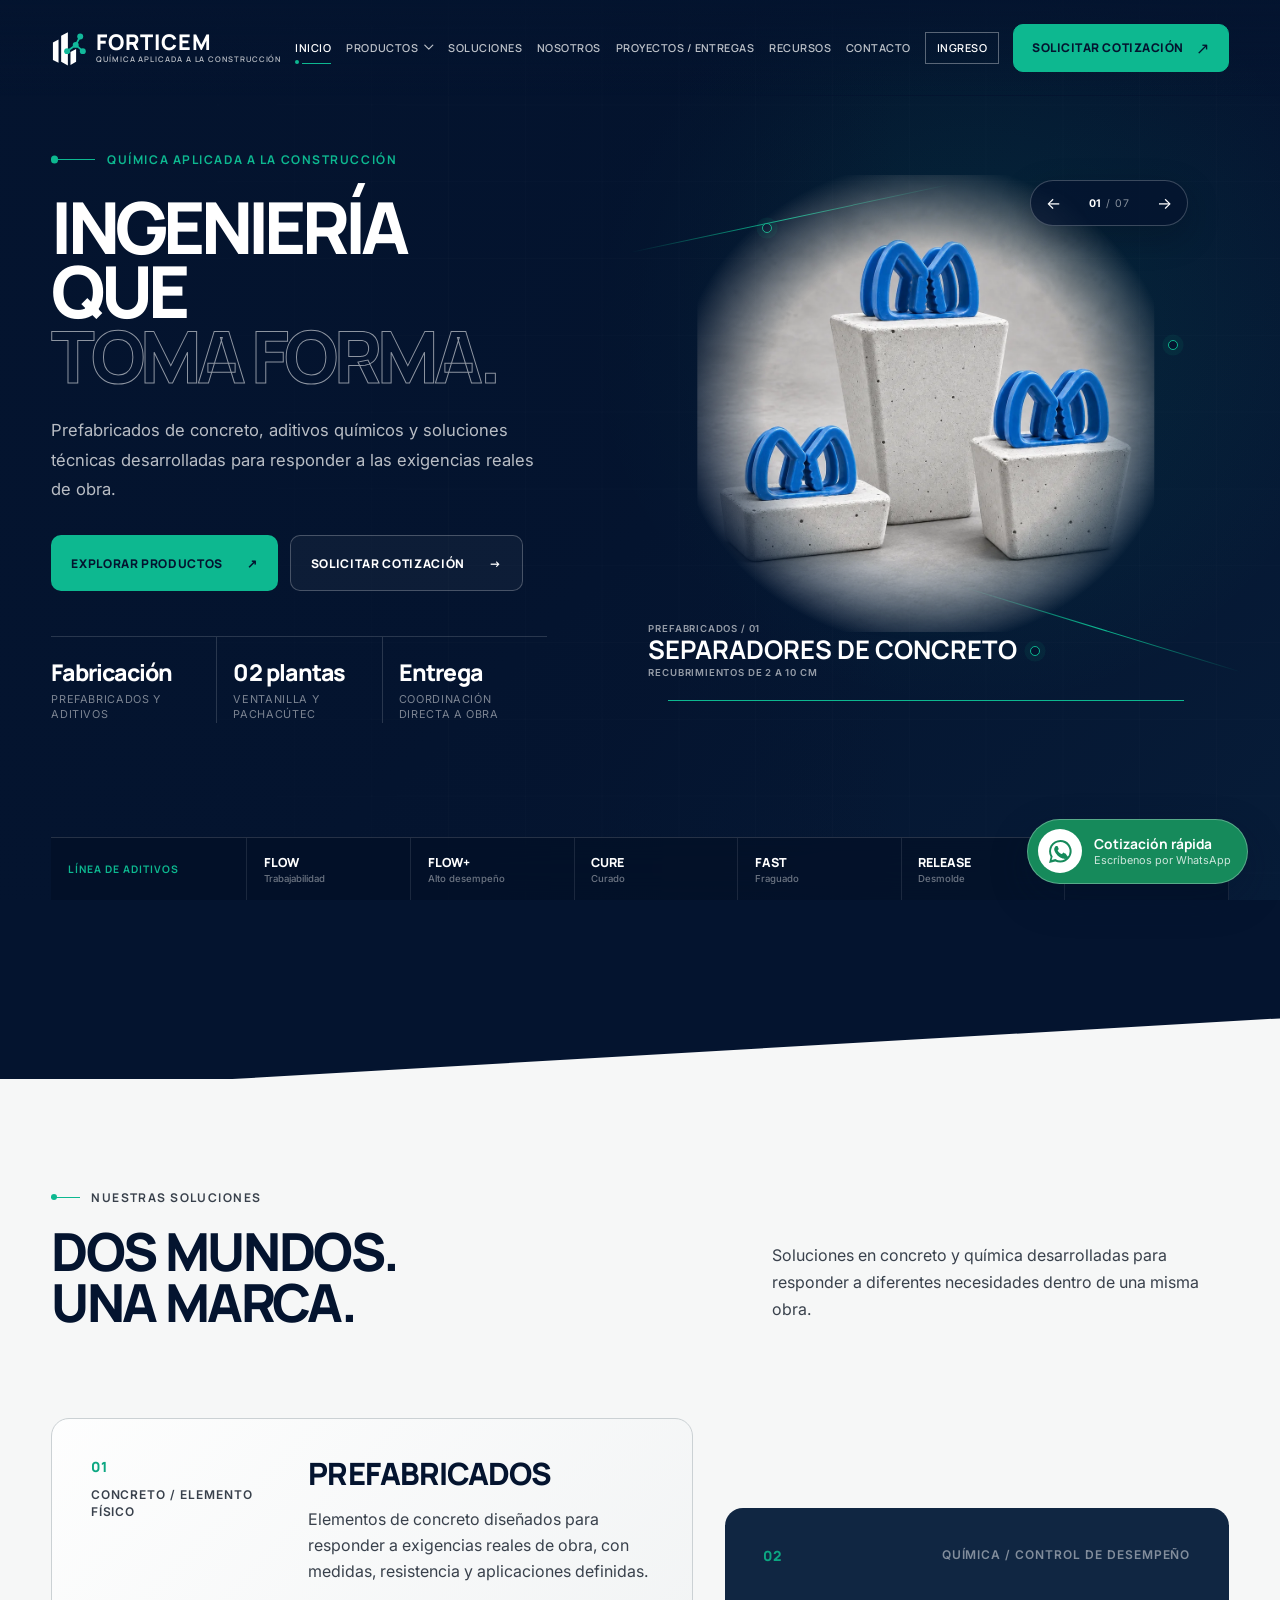
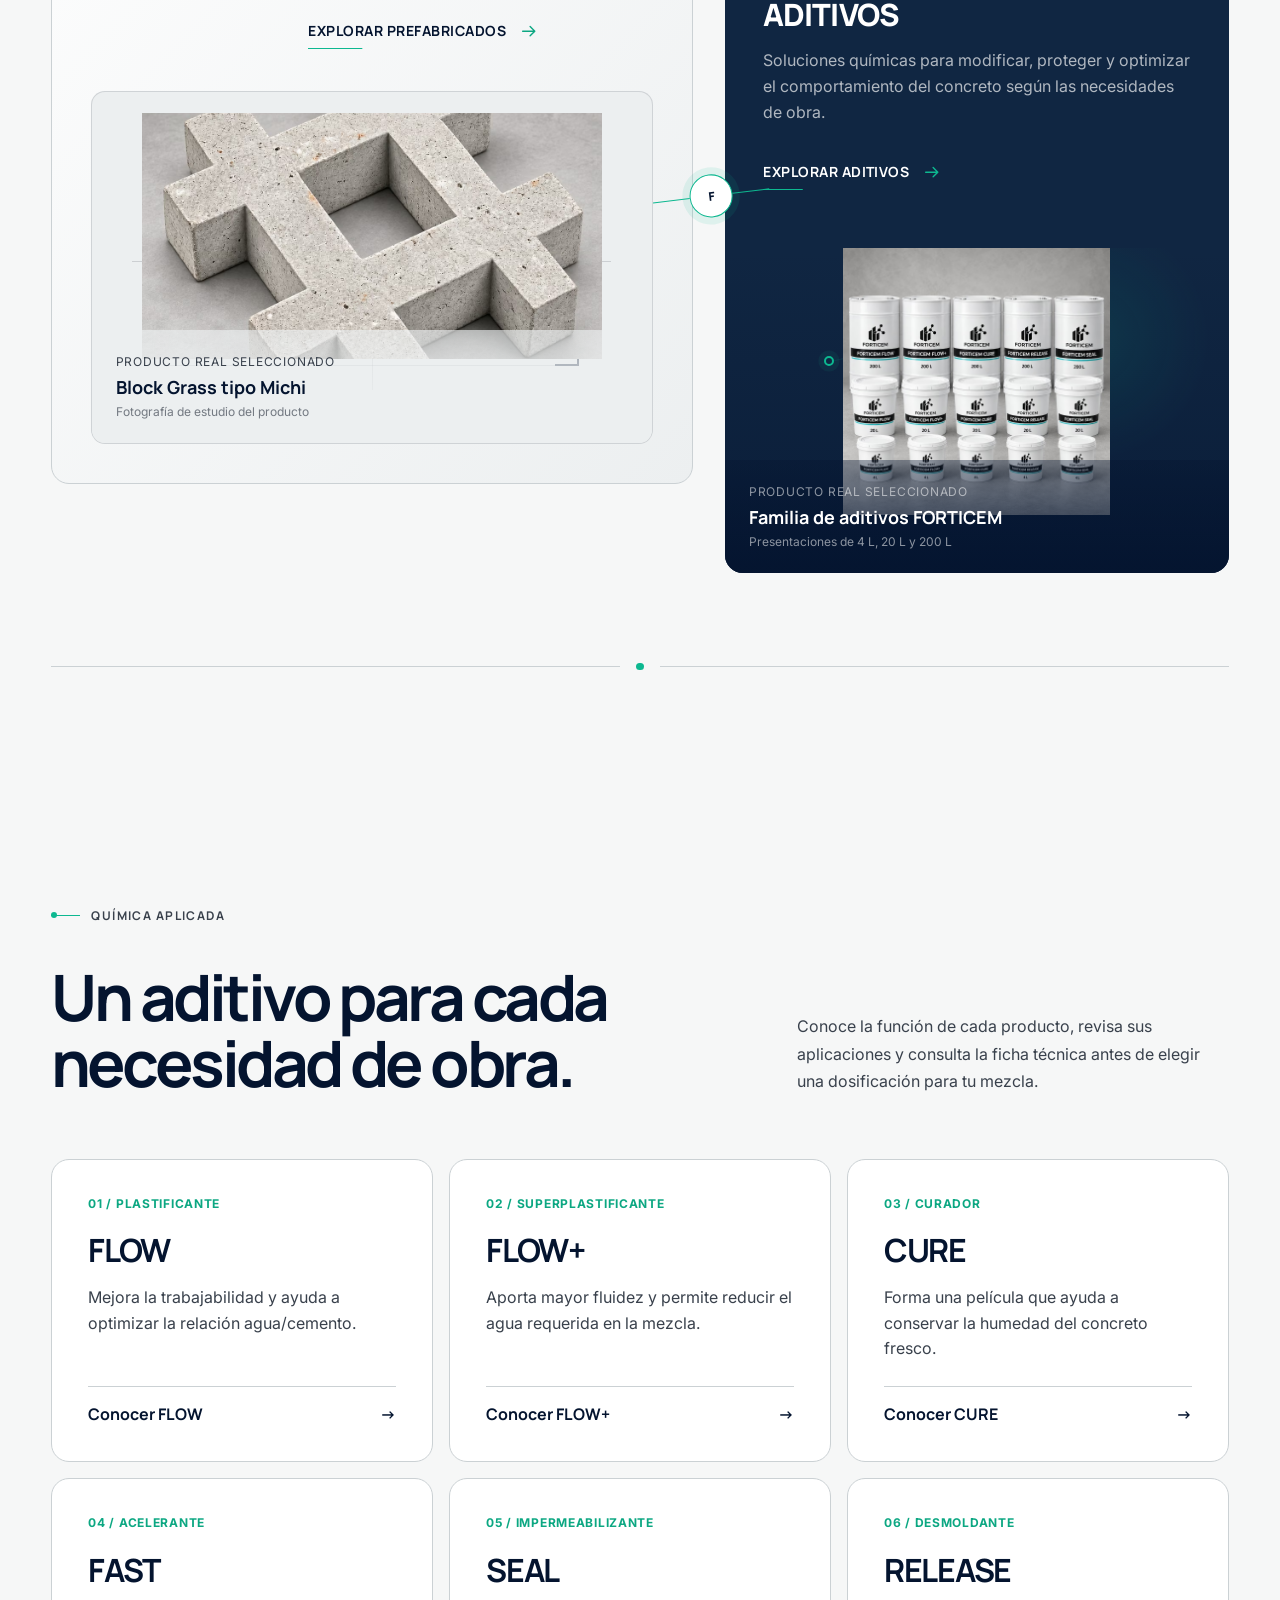
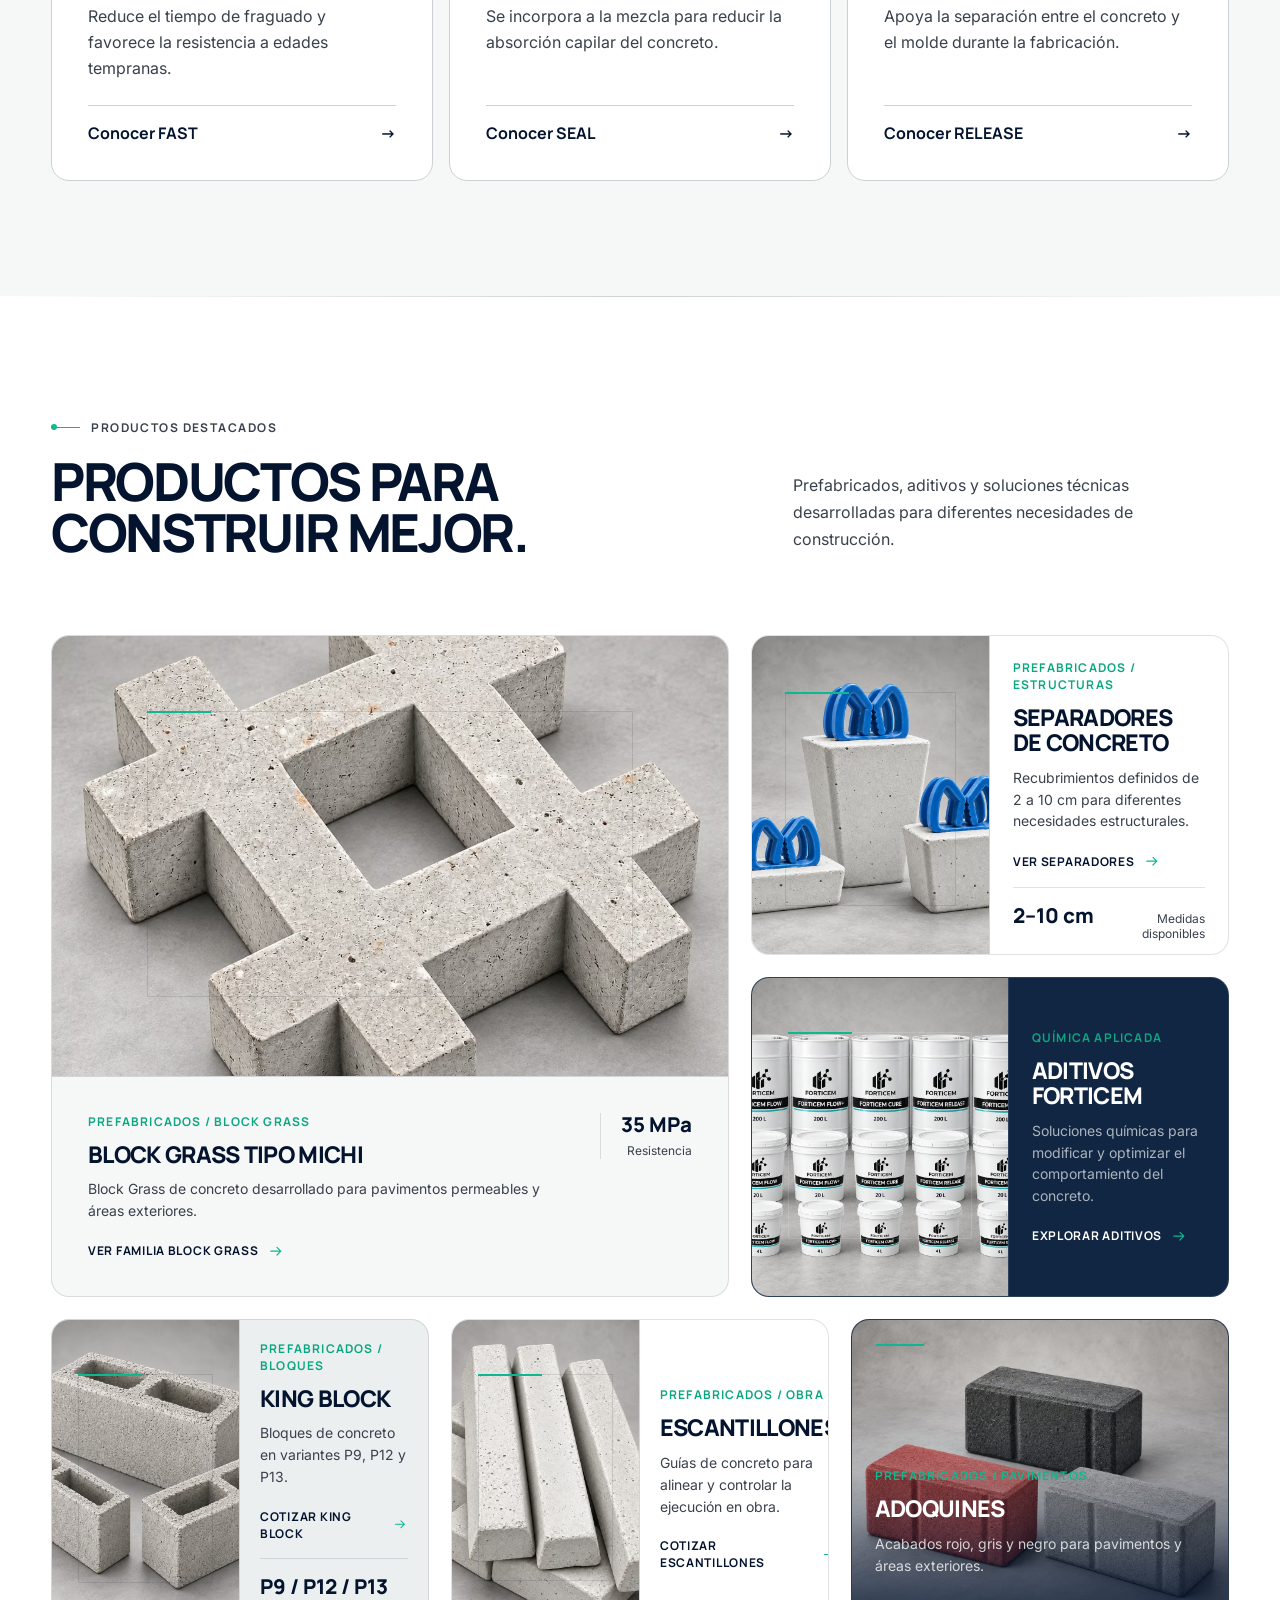
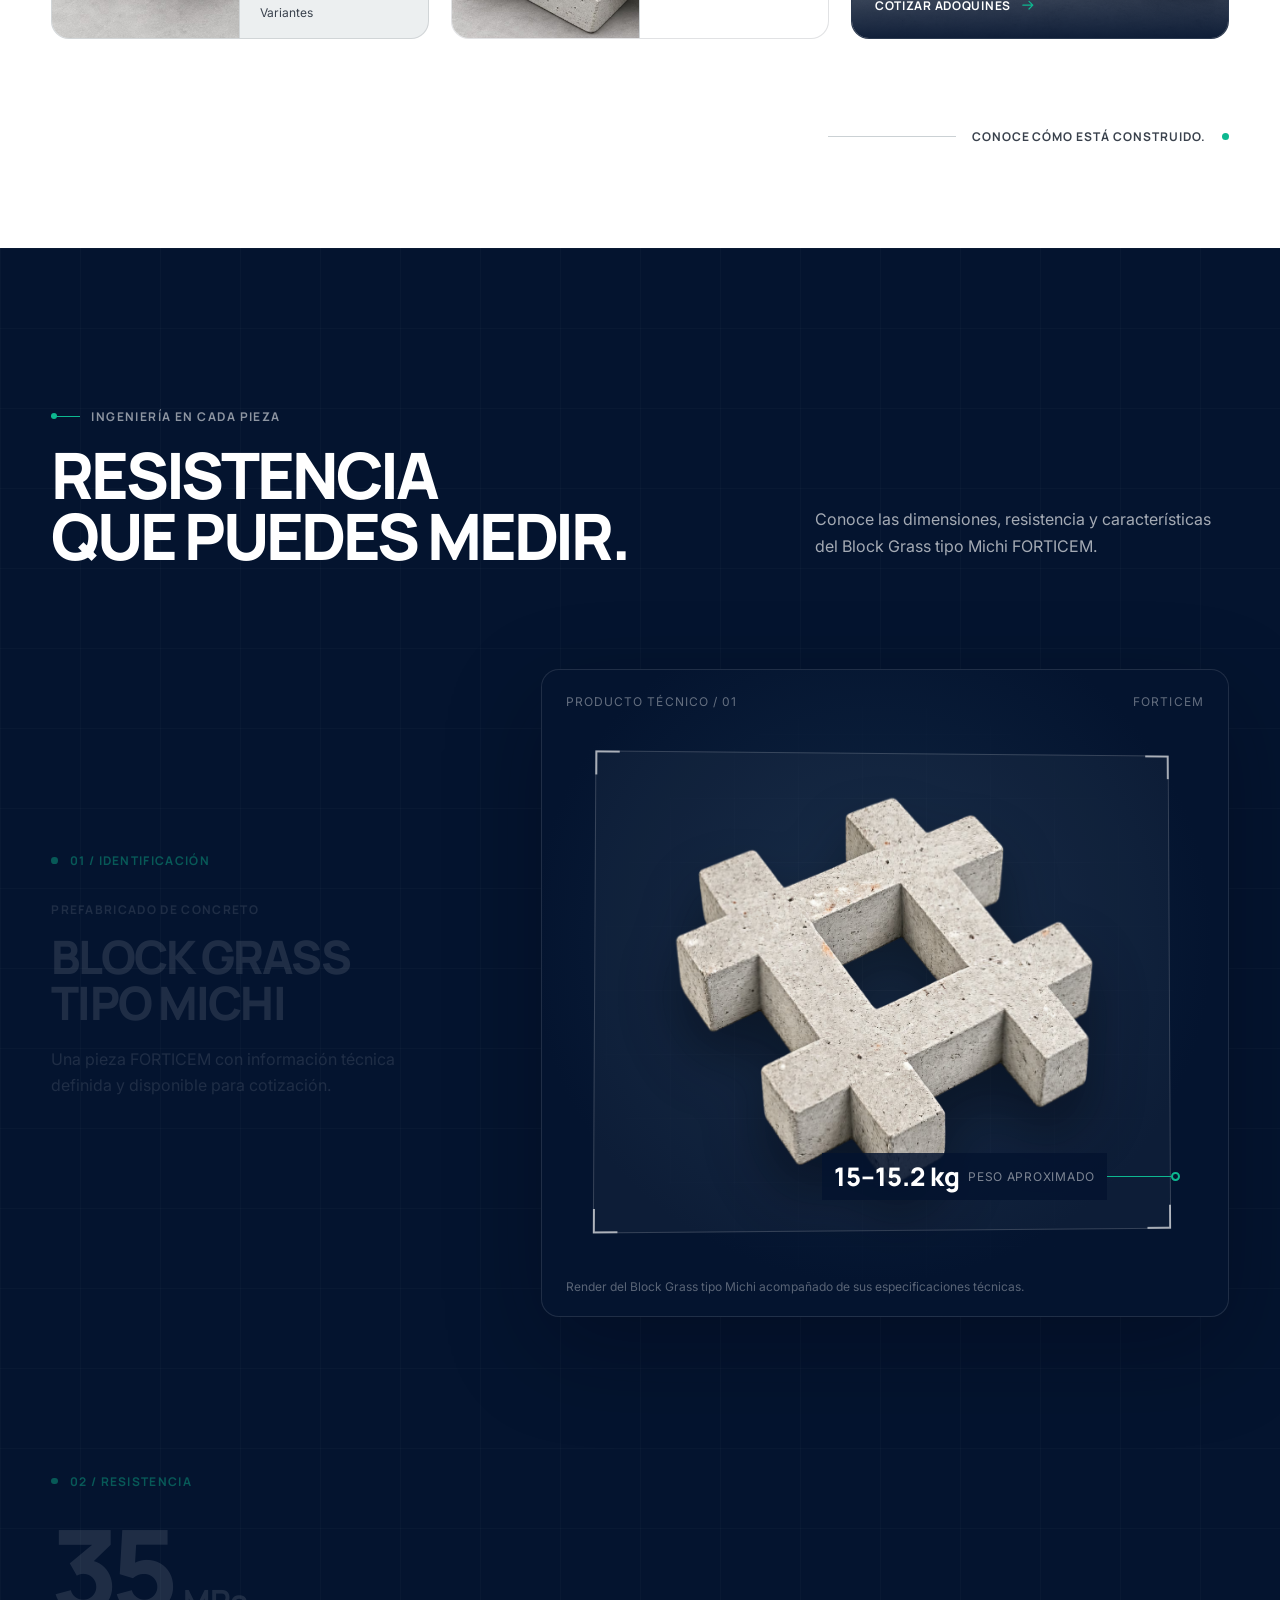
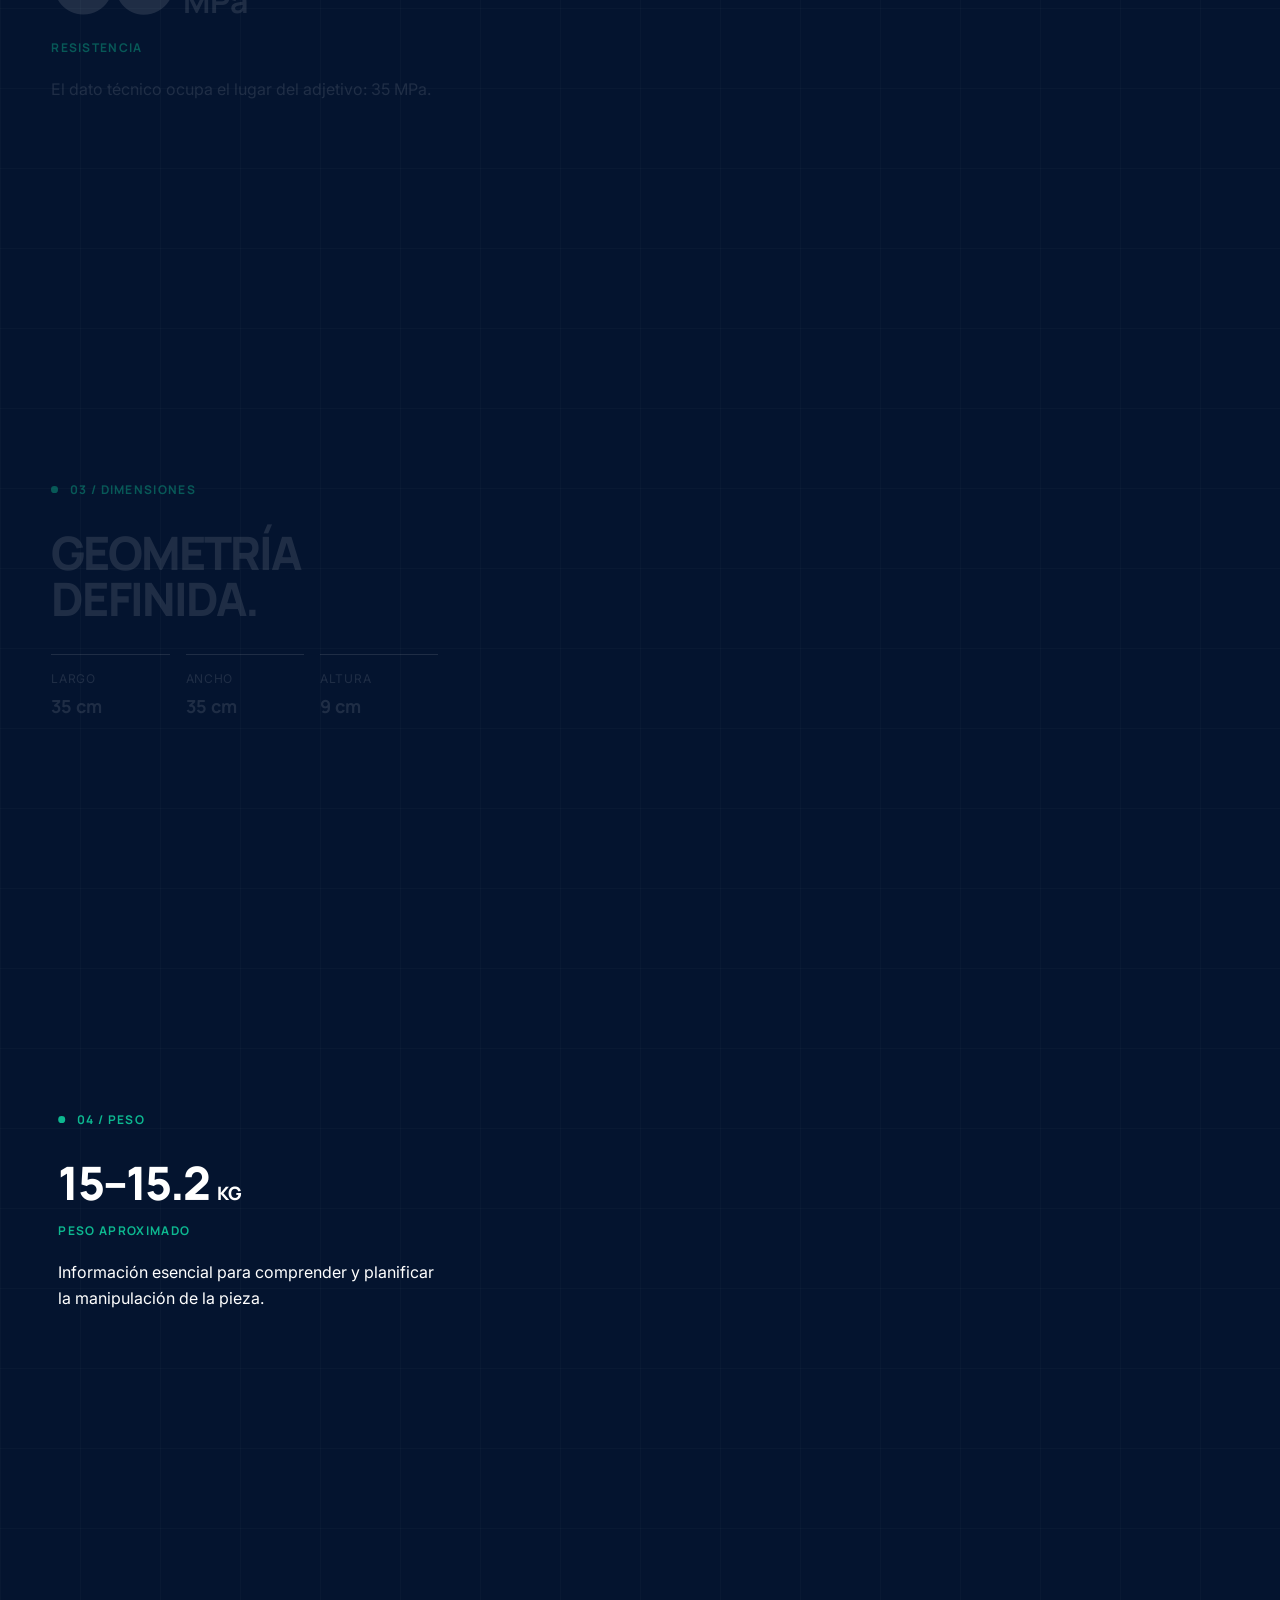
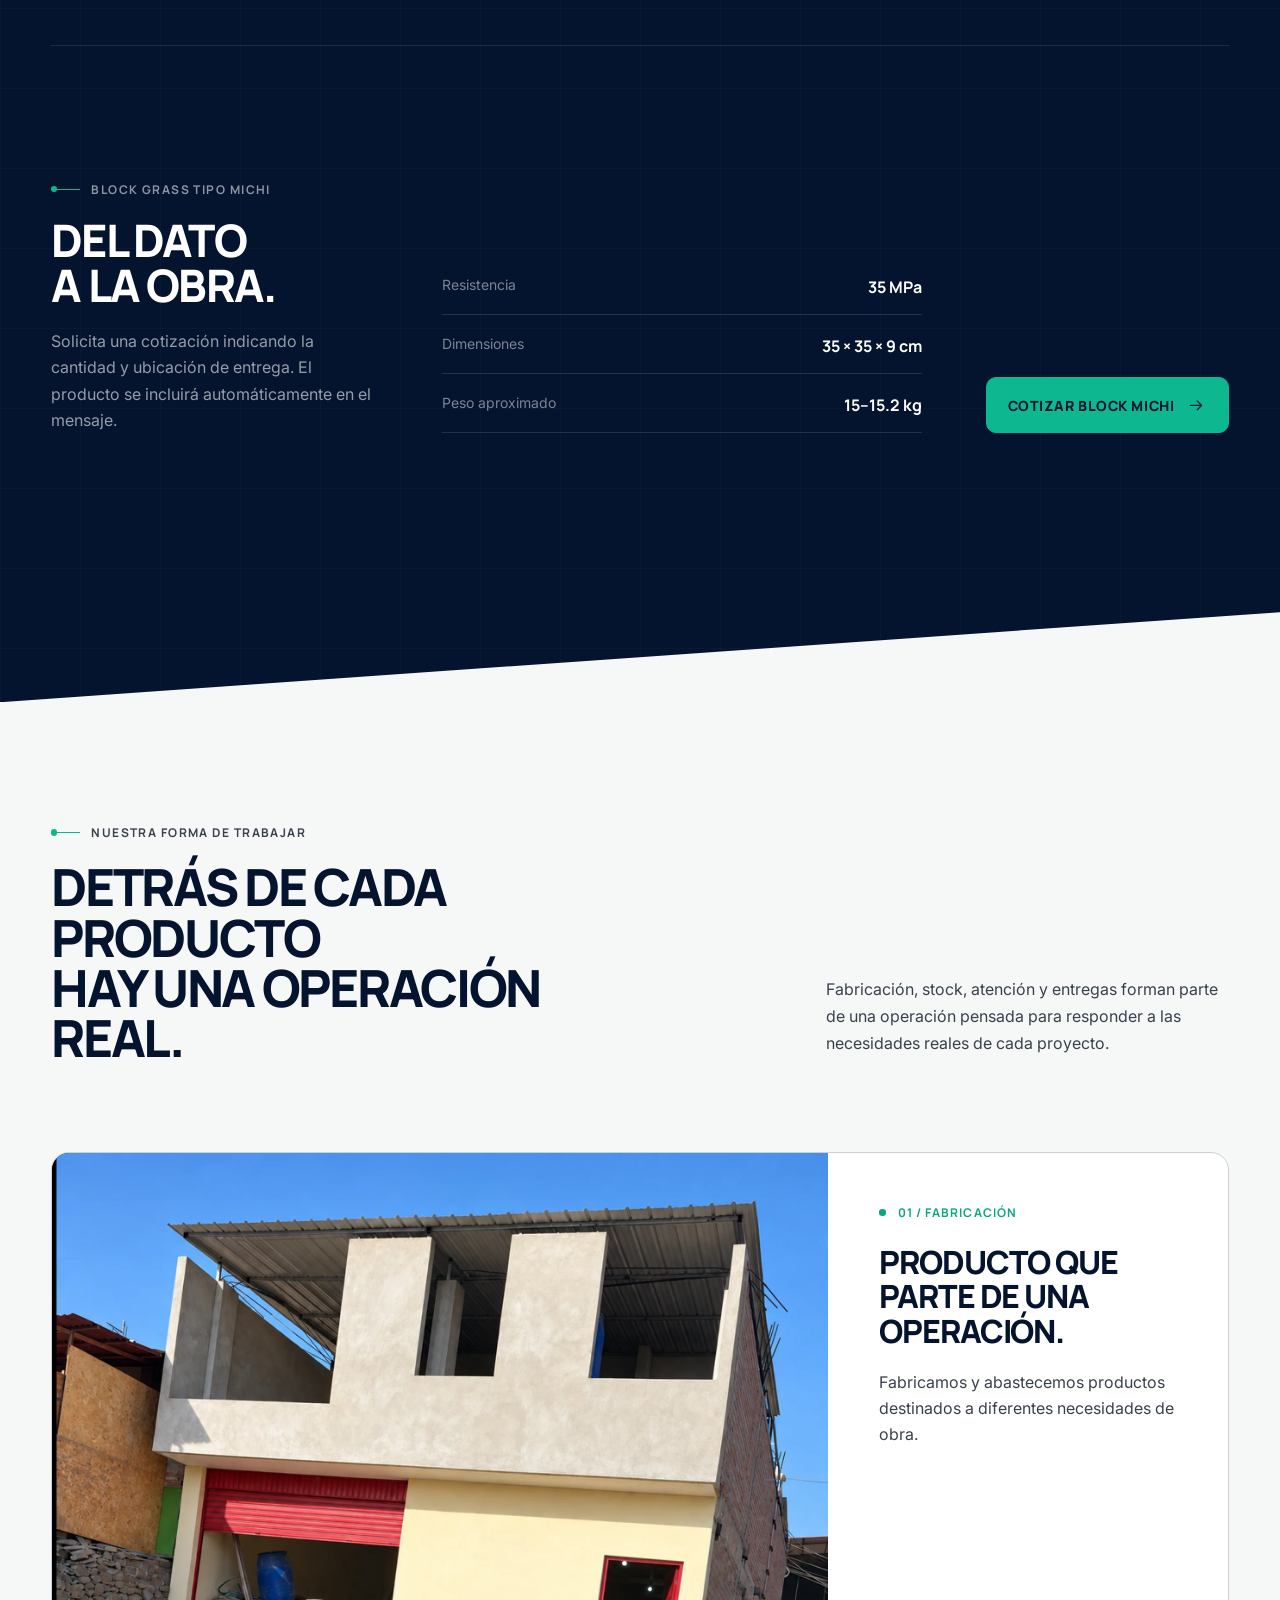
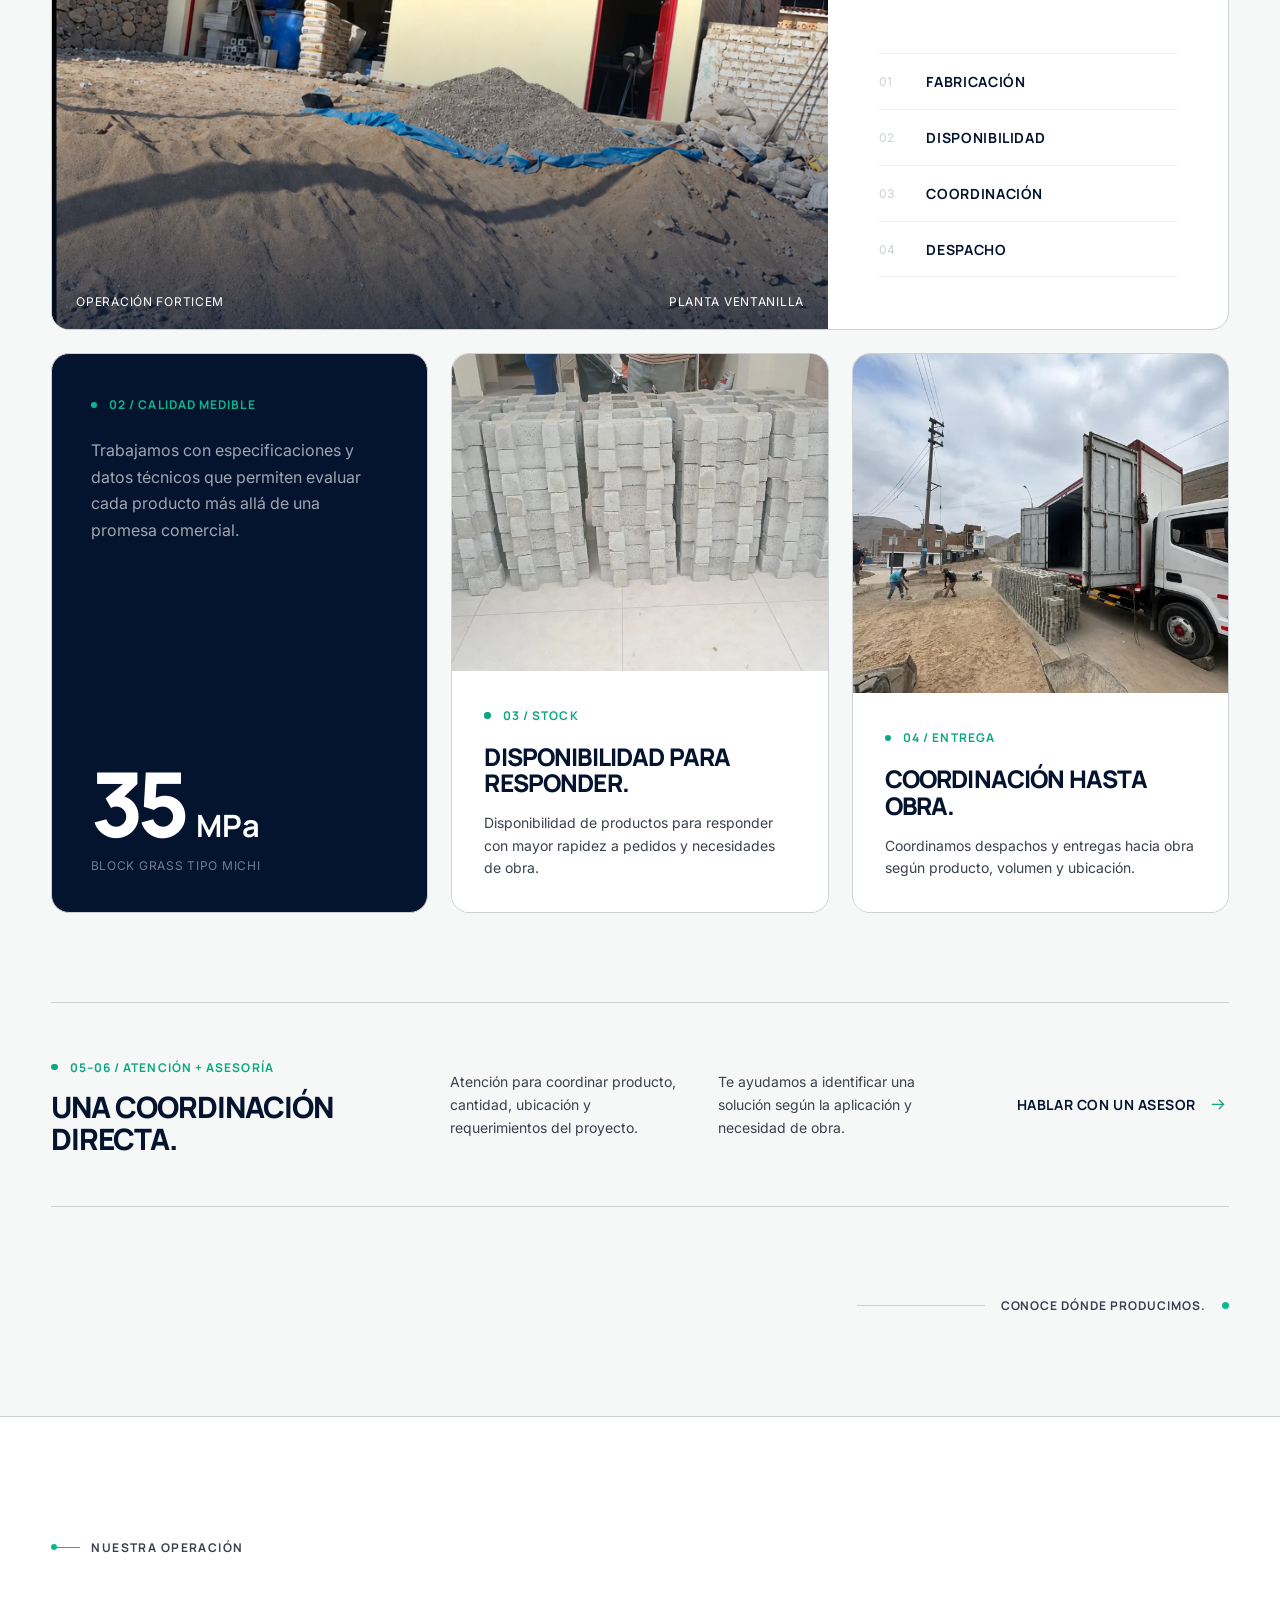
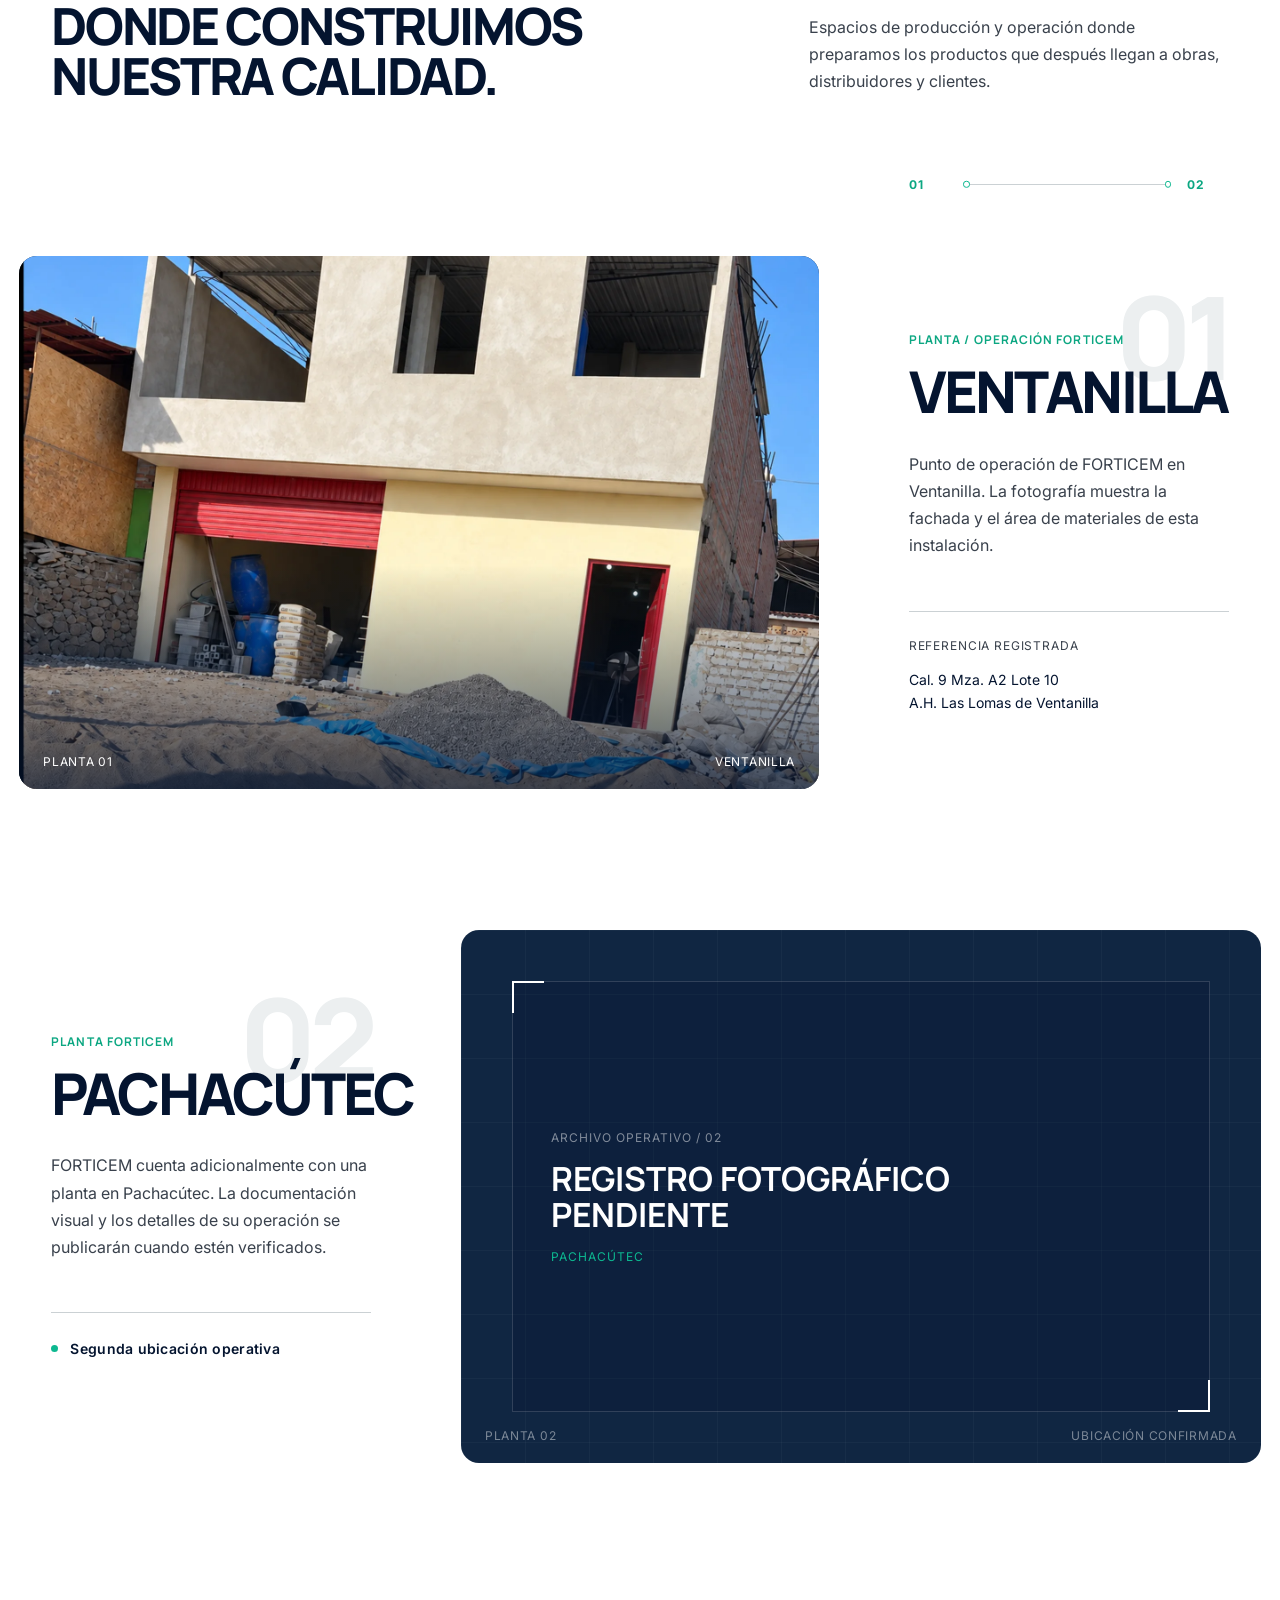
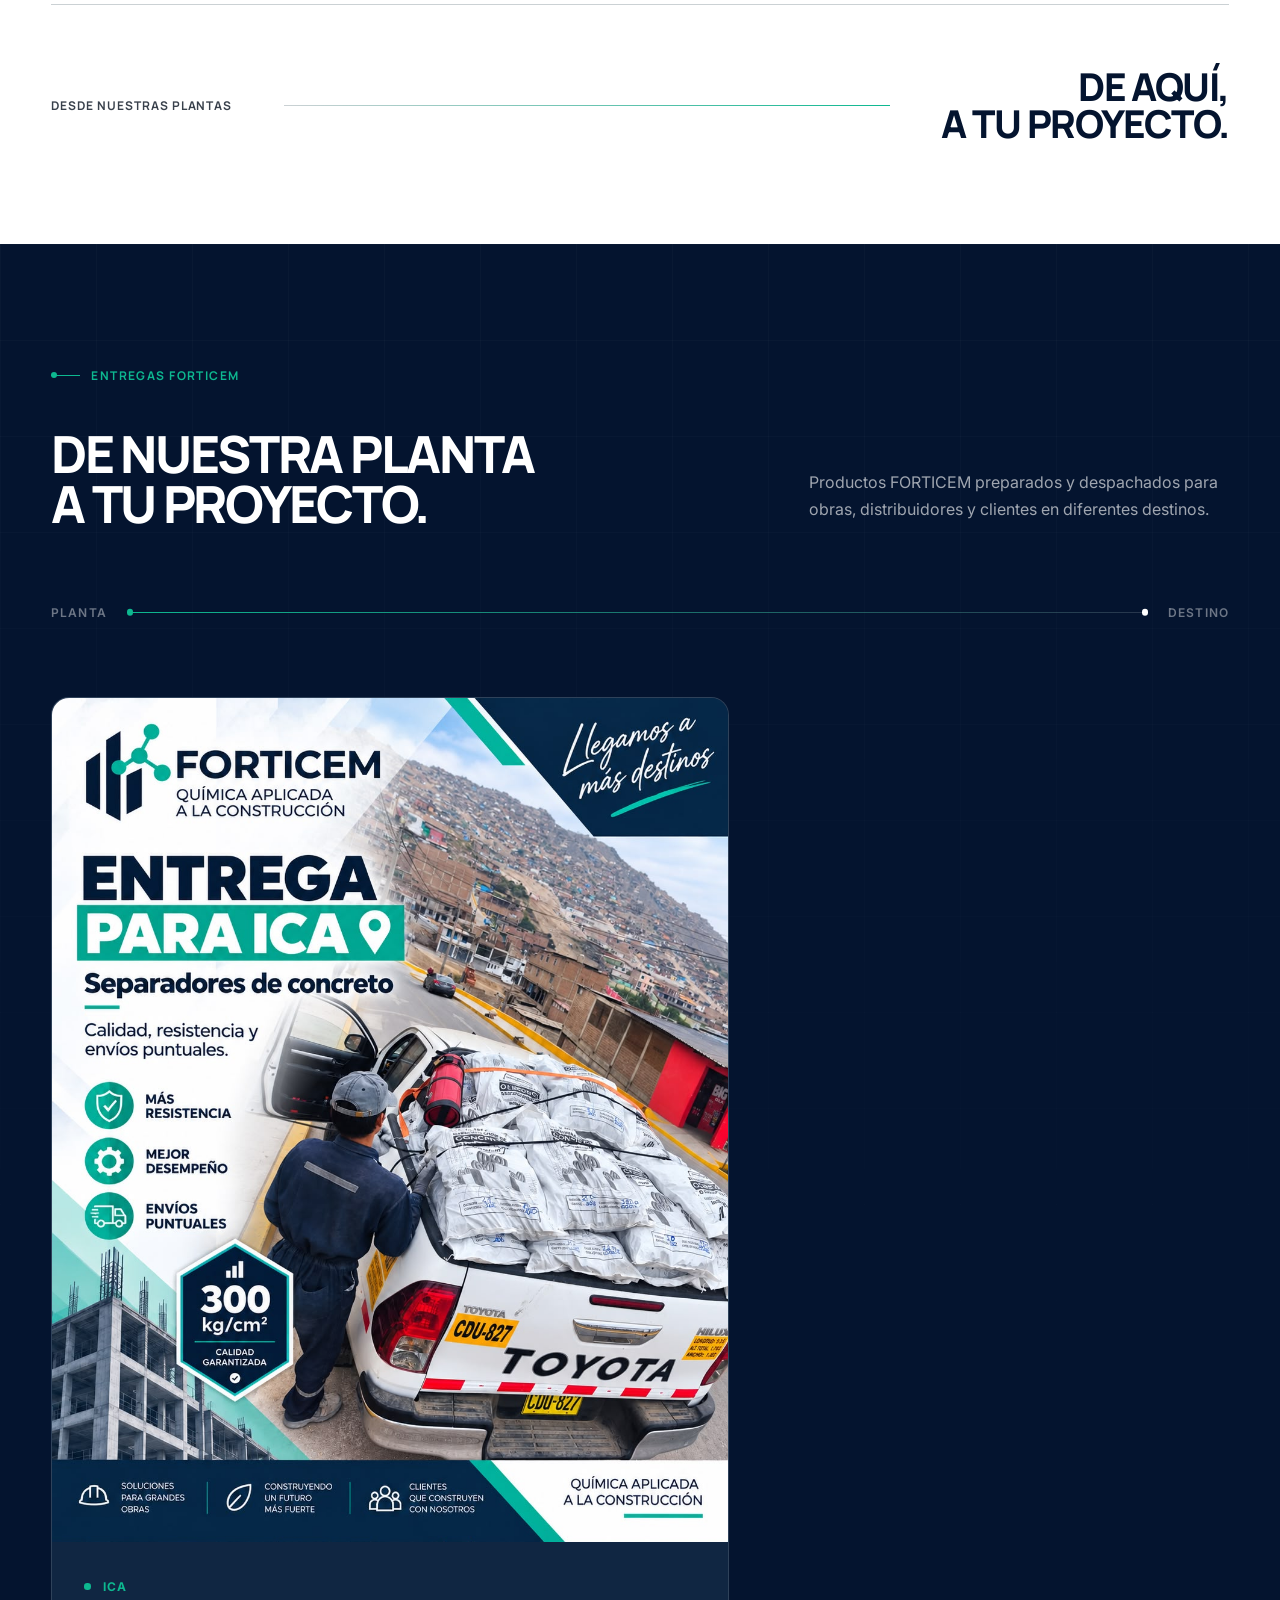
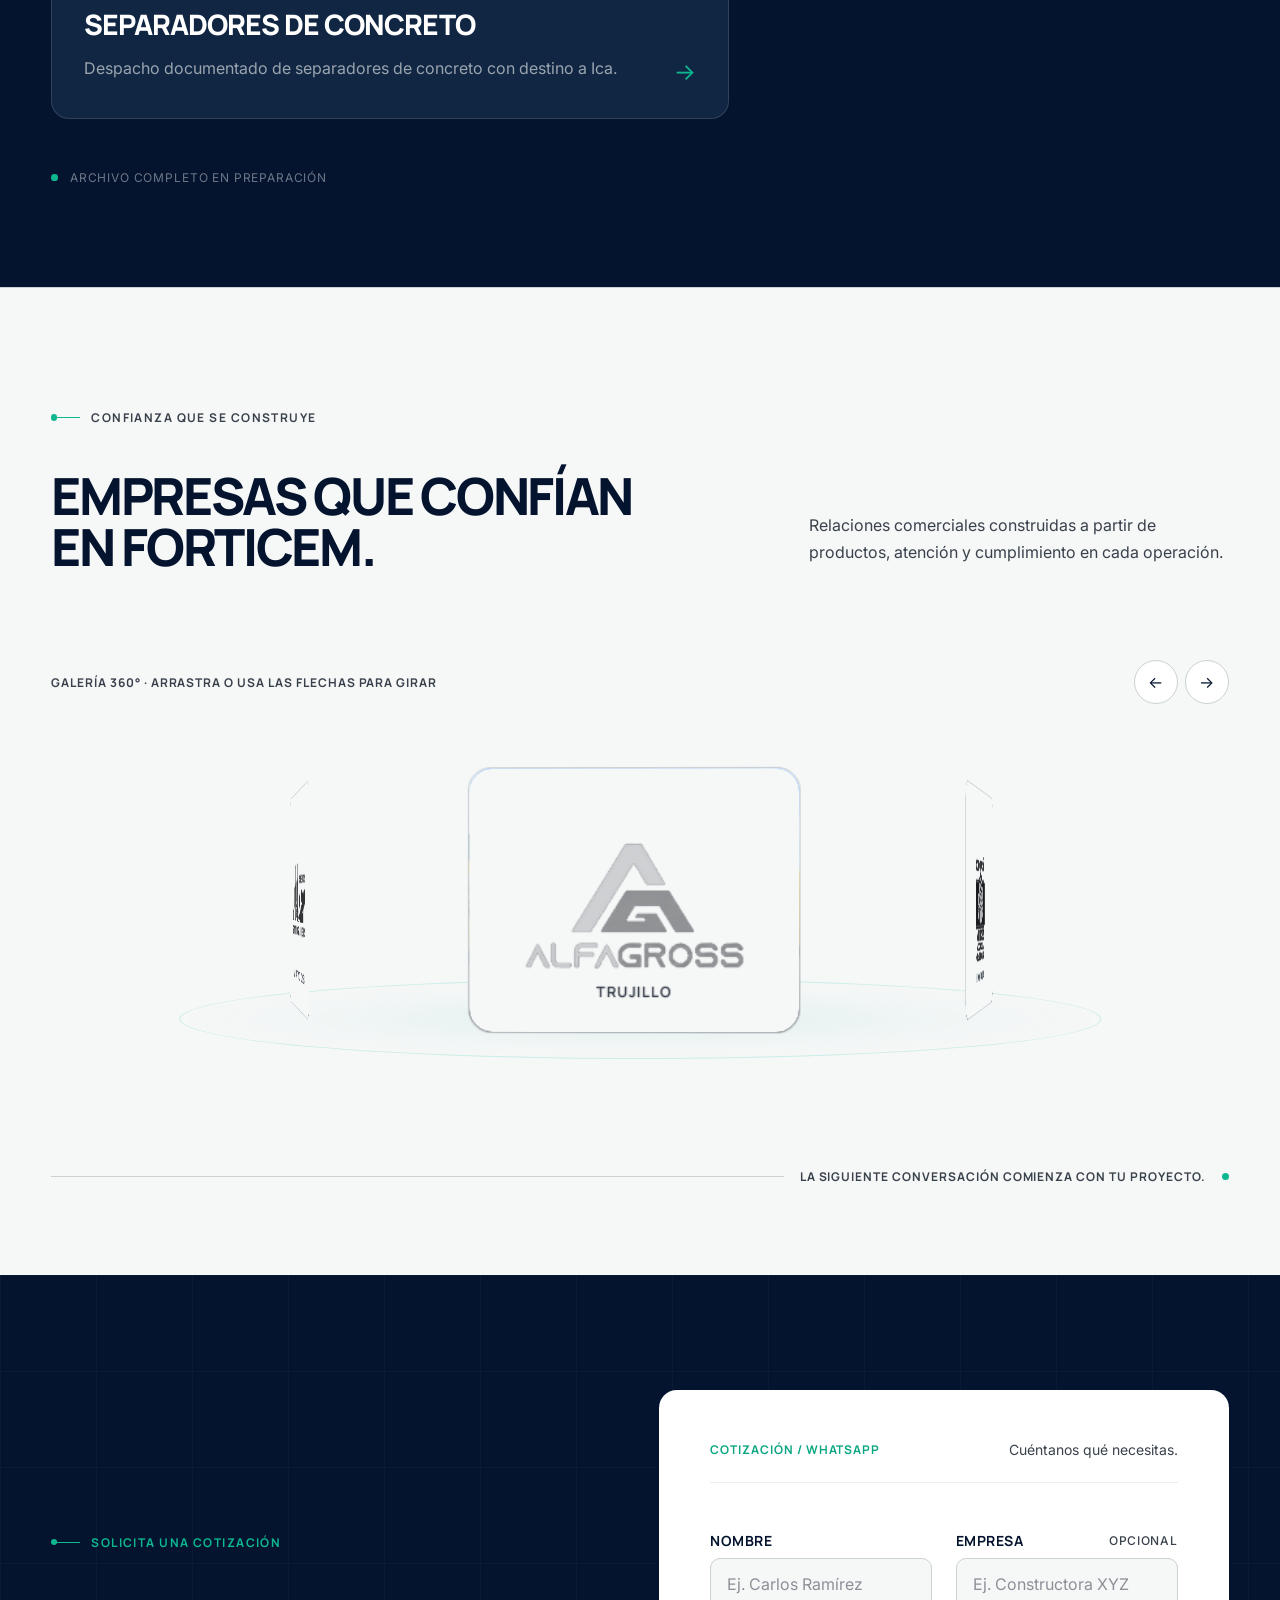
<file: index.html>
<!doctype html>
<html lang="es">
  <head>
    <meta charset="UTF-8" />
    <meta name="viewport" content="width=device-width, initial-scale=1" />
    <script>
      if (window.location.protocol === "file:") {
        const localUrl = new URL("http://127.0.0.1:4173/");
        localUrl.hash = window.location.hash || "#inicio";
        window.location.replace(localUrl.href);
      }
    </script>
    <meta
      name="description"
      content="Prefabricados de concreto, Block Grass, separadores y aditivos FORTICEM. Conoce nuestros productos y entregas, y solicita una cotización para tu obra en Perú."
    />
    <meta name="theme-color" content="#04142F" />
    <title>FORTICEM | Prefabricados de concreto y aditivos para construcción</title>
    <link rel="canonical" href="https://forticemgroup.com/" />
    <meta property="og:type" content="website" />
    <meta property="og:site_name" content="FORTICEM" />
    <meta property="og:locale" content="es_PE" />
    <meta property="og:title" content="FORTICEM | Prefabricados de concreto y aditivos para construcción" />
    <meta property="og:description" content="Prefabricados de concreto, Block Grass, separadores y aditivos FORTICEM para tu obra en Perú. Conoce productos y entregas." />
    <meta property="og:url" content="https://forticemgroup.com/" />
    <meta property="og:image" content="https://forticemgroup.com/assets/images/social/forticem-og-v2.jpg" />
    <meta property="og:image:secure_url" content="https://forticemgroup.com/assets/images/social/forticem-og-v2.jpg" />
    <meta property="og:image:type" content="image/jpeg" />
    <meta property="og:image:width" content="1200" />
    <meta property="og:image:height" content="630" />
    <meta property="og:image:alt" content="FORTICEM: ingeniería que toma forma, con separadores de concreto" />
    <meta name="twitter:card" content="summary_large_image" />
    <meta name="twitter:title" content="FORTICEM | Prefabricados de concreto y aditivos" />
    <meta name="twitter:description" content="Soluciones de concreto y química aplicada a la construcción para tu obra en Perú." />
    <meta name="twitter:image" content="https://forticemgroup.com/assets/images/social/forticem-og-v2.jpg" />
    <link rel="icon" type="image/svg+xml" href="assets/brand/favicon.svg" />
    <link rel="preconnect" href="https://fonts.googleapis.com" />
    <link rel="preconnect" href="https://fonts.gstatic.com" crossorigin />
    <link
      rel="preload"
      href="assets/images/products/separadores-concreto-studio-v2.webp"
      as="image"
      type="image/webp"
      fetchpriority="high"
    />
    <link href="https://fonts.googleapis.com/css2?family=Inter:wght@400;500;600&family=Manrope:wght@500;600;700;800&display=swap" rel="stylesheet" media="print" onload="this.media='all'" />
    <noscript><link href="https://fonts.googleapis.com/css2?family=Inter:wght@400;500;600&family=Manrope:wght@500;600;700;800&display=swap" rel="stylesheet" /></noscript>
    <link rel="stylesheet" href="styles.css?v=20261020-ingreso1" />
    <script type="module" src="app.js?v=20261020-ingreso1"></script>
  </head>
  <body>
    <a class="skip-link" href="#inicio">Saltar al contenido</a>

    <header class="site-header" data-header>
      <div class="site-header__inner container">
        <a class="brand" href="#inicio" aria-label="FORTICEM, ir al inicio">
          <img class="brand__symbol" src="assets/brand/forticem-symbol-light.svg" width="36" height="42" alt="" />
          <span class="brand__wordmark"><span class="brand__name">FORTICEM</span><span class="brand__descriptor">Química aplicada a la construcción</span></span>
        </a>

        <nav class="desktop-nav" aria-label="Navegación principal">
          <a class="nav-link is-active" href="#inicio" aria-current="page">Inicio</a>

          <div class="nav-dropdown" data-mega-root>
            <button
              class="nav-link nav-link--button"
              type="button"
              aria-expanded="false"
              aria-controls="products-mega-menu"
              data-mega-trigger
            >
              Productos
              <svg class="nav-link__chevron" aria-hidden="true" viewBox="0 0 12 8">
                <path d="m1 1.5 5 5 5-5" />
              </svg>
            </button>

            <div
              class="mega-menu"
              id="products-mega-menu"
              aria-label="Categorías de productos"
              data-mega-menu
              hidden
            >
              <div class="mega-menu__inner container">
                <div class="mega-menu__intro">
                  <span class="eyebrow"><i aria-hidden="true"></i> Catálogo técnico</span>
                  <p class="mega-menu__title">Soluciones fabricadas para las exigencias reales de obra.</p>
                  <a class="technical-link" href="#productos">
                    Ver todos los productos
                    <span aria-hidden="true">→</span>
                  </a>
                </div>

                <div class="mega-menu__categories" data-product-categories></div>

                <aside class="mega-menu__aside" aria-label="Asistencia comercial">
                  <span class="mega-menu__aside-label">¿No sabe cuál necesita?</span>
                  <p>Encuentre una solución según la aplicación o el problema en obra.</p>
                  <a class="technical-link technical-link--light" href="#soluciones">
                    Explorar soluciones
                    <span aria-hidden="true">→</span>
                  </a>
                </aside>
              </div>
            </div>
          </div>

          <a class="nav-link" href="#soluciones">Soluciones</a>
          <a class="nav-link" href="#confianza-operativa">Nosotros</a>
          <a class="nav-link" href="#entregas">Proyectos / Entregas</a>
          <a class="nav-link" href="#block-michi-tecnico">Recursos</a>
          <a class="nav-link" href="#cotizacion">Contacto</a>
          <a class="nav-link nav-link--entry" href="/ingreso/">Ingreso</a>
        </nav>

        <a class="quote-cta quote-cta--desktop" href="#cotizacion">
          Solicitar cotización
          <span class="quote-cta__arrow" aria-hidden="true">↗</span>
        </a>

        <button
          class="menu-toggle"
          type="button"
          aria-expanded="false"
          aria-controls="mobile-navigation"
          aria-label="Abrir menú"
          data-menu-toggle
        >
          <span class="menu-toggle__label">Menú</span>
          <span class="menu-toggle__icon" aria-hidden="true">
            <i></i>
            <i></i>
          </span>
        </button>
      </div>
    </header>

    <div class="mobile-nav" id="mobile-navigation" data-mobile-nav hidden>
      <div class="mobile-nav__backdrop" data-menu-close></div>
      <nav class="mobile-nav__panel" aria-label="Navegación móvil" tabindex="-1">
        <div class="mobile-nav__top">
          <span class="mobile-nav__section-label">Navegación</span>
          <button class="mobile-nav__close" type="button" aria-label="Cerrar menú" data-menu-close>
            <span aria-hidden="true"></span>
          </button>
        </div>

        <div class="mobile-nav__links" data-mobile-links></div>

        <div class="mobile-nav__footer">
          <a class="quote-cta quote-cta--mobile" href="#cotizacion">
            Solicitar cotización
            <span class="quote-cta__arrow" aria-hidden="true">↗</span>
          </a>
          <p>Prefabricados, aditivos y soluciones técnicas para construcción.</p>
        </div>
      </nav>
    </div>

    <main id="inicio" tabindex="-1">
      <section class="hero" aria-labelledby="hero-title" data-hero>
        <div class="hero__blueprint" aria-hidden="true"></div>

        <div class="hero__inner container">
          <div class="hero__content">
            <span class="hero__eyebrow">
              <i aria-hidden="true"></i>
              Química aplicada a la construcción
            </span>

            <h1 id="hero-title">
              Ingeniería que<br />
              <span>toma forma.</span>
            </h1>

            <p class="hero__lead">
              Prefabricados de concreto, aditivos químicos y soluciones técnicas desarrolladas
              para responder a las exigencias reales de obra.
            </p>

            <div class="hero__actions" aria-label="Acciones principales">
              <a class="hero__primary" href="#productos">
                Explorar productos
                <span aria-hidden="true">↗</span>
              </a>
              <a class="hero__secondary" href="#cotizacion">
                Solicitar cotización
                <span aria-hidden="true">→</span>
              </a>
            </div>

            <dl class="hero__proof" aria-label="Capacidades destacadas">
              <div>
                <dt>Fabricación</dt>
                <dd>Prefabricados y aditivos</dd>
              </div>
              <div>
                <dt>02 plantas</dt>
                <dd>Ventanilla y Pachacútec</dd>
              </div>
              <div>
                <dt>Entrega</dt>
                <dd>Coordinación directa a obra</dd>
              </div>
            </dl>
          </div>

          <div class="hero__visual" data-hero-stage data-product-carousel>
            <div class="hero__orbit" aria-hidden="true">
              <span class="hero__orbit-line hero__orbit-line--one"></span>
              <span class="hero__orbit-line hero__orbit-line--two"></span>
              <i class="hero__orbit-node hero__orbit-node--one"></i>
              <i class="hero__orbit-node hero__orbit-node--two"></i>
              <i class="hero__orbit-node hero__orbit-node--three"></i>
            </div>

            <div class="hero-carousel" aria-roledescription="carrusel" aria-label="Productos FORTICEM">
              <div class="hero-carousel__viewport" aria-live="polite">
                <article class="hero-slide hero-slide--model is-active" data-product-slide aria-hidden="false">
                  <img class="hero-slide__poster" src="assets/images/products/separadores-concreto-studio-v2.webp" alt="" fetchpriority="high" decoding="async" />
                  <model-viewer
                    class="hero-slide__model"
                    data-src="assets/models/separadores-concreto-v1.glb"
                    data-poster="assets/images/products/separadores-concreto-studio-v2.webp"
                    alt="Modelo 3D interactivo de separadores de concreto FORTICEM de 2,5, 4 y 7 cm"
                    camera-controls
                    auto-rotate
                    auto-rotate-delay="0"
                    rotation-per-second="9deg"
                    camera-orbit="36deg 66deg 126%"
                    min-camera-orbit="auto 45deg 82%"
                    max-camera-orbit="auto 80deg 150%"
                    shadow-intensity="1.15"
                    shadow-softness="0.86"
                    environment-image="neutral"
                    exposure="0.96"
                    interaction-prompt="none"
                    loading="eager"
                    reveal="auto"
                  ></model-viewer>
                  <div class="hero-slide__caption"><span>Prefabricados / 01</span><strong>Separadores de concreto</strong><small>Recubrimientos de 2 a 10 cm</small></div>
                </article>

                <article class="hero-slide hero-slide--model" data-product-slide aria-hidden="true">
                  <img class="hero-slide__poster" alt="" decoding="async" />
                  <model-viewer
                    class="hero-slide__model"
                    data-src="assets/models/aditivos-forticem-familia-v1.glb"
                    data-poster="assets/images/products/aditivos-forticem-familia-studio-v1.webp"
                    alt="Modelos 3D interactivos de FORTICEM FLOW, CURE y RELEASE en presentaciones de 200, 20 y 4 litros"
                    camera-controls
                    auto-rotate
                    auto-rotate-delay="0"
                    rotation-per-second="6deg"
                    camera-orbit="32deg 67deg 100%"
                    min-camera-orbit="auto 46deg 88%"
                    max-camera-orbit="auto 82deg 160%"
                    shadow-intensity="1.1"
                    shadow-softness="0.9"
                    environment-image="neutral"
                    exposure="1.02"
                    interaction-prompt="none"
                    loading="eager"
                    reveal="auto"
                  ></model-viewer>
                  <div class="hero-slide__caption"><span>Química / 02</span><strong>Aditivos FORTICEM</strong><small>FLOW · CURE · RELEASE</small></div>
                </article>

                <article class="hero-slide hero-slide--model" data-product-slide aria-hidden="true">
                  <img class="hero-slide__poster" alt="" decoding="async" />
                  <model-viewer
                    class="hero-slide__model"
                    data-src="assets/models/block-michi-v1.glb"
                    data-poster="assets/images/products/block-michi-3d-cutout-v1.webp"
                    alt="Modelo 3D interactivo del Block Grass tipo Michi FORTICEM"
                    camera-controls
                    auto-rotate
                    auto-rotate-delay="0"
                    rotation-per-second="10deg"
                    camera-orbit="38deg 64deg 118%"
                    min-camera-orbit="auto 45deg 88%"
                    max-camera-orbit="auto 78deg 155%"
                    shadow-intensity="1.15"
                    shadow-softness="0.85"
                    environment-image="neutral"
                    exposure="0.88"
                    interaction-prompt="none"
                    loading="eager"
                    reveal="auto"
                  ></model-viewer>
                  <div class="hero-slide__caption"><span>Block Grass / 03</span><strong>Block Grass tipo Michi</strong><small>35 MPa · 35 × 35 × 9 cm</small></div>
                </article>

                <article class="hero-slide hero-slide--model" data-product-slide aria-hidden="true">
                  <img class="hero-slide__poster" alt="" decoding="async" />
                  <model-viewer
                    class="hero-slide__model"
                    data-src="assets/models/block-grass-tipo-8-v1.glb?v=2"
                    data-poster="assets/images/products/block-grass-tipo-8-reference.webp"
                    alt="Modelo 3D interactivo del Block Grass tipo 8 FORTICEM con dos aberturas romboidales"
                    camera-controls
                    auto-rotate
                    auto-rotate-delay="0"
                    rotation-per-second="5deg"
                    camera-orbit="0deg 15deg 135%"
                    min-camera-orbit="auto 15deg 80%"
                    max-camera-orbit="auto 82deg 155%"
                    shadow-intensity="1.1"
                    shadow-softness="0.88"
                    environment-image="neutral"
                    exposure="0.9"
                    interaction-prompt="none"
                    loading="eager"
                    reveal="auto"
                  ></model-viewer>
                  <div class="hero-slide__caption"><span>Block Grass / 04</span><strong>Block Grass tipo 8</strong><small>22 × 41 × 9 cm</small></div>
                </article>

                <article class="hero-slide hero-slide--model" data-product-slide aria-hidden="true">
                  <img class="hero-slide__poster" alt="" decoding="async" />
                  <model-viewer
                    class="hero-slide__model"
                    data-src="assets/models/king-block-familia-v1.glb"
                    data-poster="assets/images/products/king-block-familia-studio-v1.webp"
                    alt="Modelos 3D interactivos de la familia King Block FORTICEM P9, P12 y P13"
                    camera-controls
                    auto-rotate
                    auto-rotate-delay="0"
                    rotation-per-second="7deg"
                    camera-orbit="35deg 66deg 118%"
                    min-camera-orbit="auto 45deg 82%"
                    max-camera-orbit="auto 82deg 155%"
                    shadow-intensity="1.15"
                    shadow-softness="0.88"
                    environment-image="neutral"
                    exposure="0.96"
                    interaction-prompt="none"
                    loading="eager"
                    reveal="auto"
                  ></model-viewer>
                  <div class="hero-slide__caption"><span>Bloques / 05</span><strong>King Block</strong><small>Variantes P9 · P12 · P13</small></div>
                </article>

                <article class="hero-slide hero-slide--model" data-product-slide aria-hidden="true">
                  <img class="hero-slide__poster" alt="" decoding="async" />
                  <model-viewer
                    class="hero-slide__model"
                    data-src="assets/models/escantillon-concreto-v1.glb"
                    data-poster="assets/images/products/escantillones-studio-v2.webp"
                    alt="Modelos 3D interactivos de escantillones de concreto FORTICEM de 20, 25 y 30 cm"
                    camera-controls
                    auto-rotate
                    auto-rotate-delay="0"
                    rotation-per-second="7deg"
                    camera-orbit="32deg 69deg 115%"
                    min-camera-orbit="auto 45deg 82%"
                    max-camera-orbit="auto 82deg 155%"
                    shadow-intensity="1.2"
                    shadow-softness="0.9"
                    environment-image="neutral"
                    exposure="1.02"
                    interaction-prompt="none"
                    loading="eager"
                    reveal="auto"
                  ></model-viewer>
                  <div class="hero-slide__caption"><span>Obra / 06</span><strong>Escantillones</strong><small>Largos 20 · 25 · 30 cm</small></div>
                </article>

                <article class="hero-slide hero-slide--model" data-product-slide aria-hidden="true">
                  <img class="hero-slide__poster" alt="" decoding="async" />
                  <model-viewer
                    class="hero-slide__model"
                    data-src="assets/models/adoquines-familia-v1.glb"
                    data-poster="assets/images/products/adoquines-colores-studio-v1.webp"
                    alt="Modelo 3D interactivo de adoquines FORTICEM en rojo, gris y negro"
                    camera-controls
                    auto-rotate
                    auto-rotate-delay="0"
                    rotation-per-second="8deg"
                    camera-orbit="36deg 66deg 110%"
                    min-camera-orbit="auto 45deg 82%"
                    max-camera-orbit="auto 80deg 145%"
                    shadow-intensity="1.1"
                    shadow-softness="0.88"
                    environment-image="neutral"
                    exposure="1.05"
                    interaction-prompt="none"
                    loading="eager"
                    reveal="auto"
                  ></model-viewer>
                  <div class="hero-slide__caption"><span>Pavimentos / 07</span><strong>Adoquines</strong><small>Acabados rojo · gris · negro</small></div>
                </article>
              </div>

              <div class="hero-carousel__controls">
                <button type="button" data-carousel-prev aria-label="Mostrar producto anterior">←</button>
                <span><b data-carousel-current>01</b> / 07</span>
                <button type="button" data-carousel-next aria-label="Mostrar producto siguiente">→</button>
              </div>

              <div class="hero-carousel__progress" aria-hidden="true"><span data-carousel-progress></span></div>
            </div>
          </div>
        </div>

        <nav class="hero__product-rail container" aria-label="Productos químicos destacados">
          <span class="hero__rail-label">Línea de aditivos</span>
          <a href="aditivos/flow/">FLOW <small>Trabajabilidad</small></a>
          <a href="aditivos/flow-plus/">FLOW+ <small>Alto desempeño</small></a>
          <a href="aditivos/cure/">CURE <small>Curado</small></a>
          <a href="aditivos/fast/">FAST <small>Fraguado</small></a>
          <a href="aditivos/release/">RELEASE <small>Desmolde</small></a>
          <a href="aditivos/seal/">SEAL <small>Protección</small></a>
        </nav>
      </section>

      <section class="brand-worlds" id="soluciones" aria-labelledby="worlds-title" data-worlds>
        <div class="brand-worlds__transition" aria-hidden="true">
          <span></span>
        </div>

        <div class="brand-worlds__inner container">
          <header class="brand-worlds__header reveal" data-reveal>
            <div class="brand-worlds__heading">
              <span class="section-label">
                <i aria-hidden="true"></i>
                Nuestras soluciones
              </span>
              <h2 id="worlds-title">Dos mundos.<br />Una marca.</h2>
            </div>
            <p>
              Soluciones en concreto y química desarrolladas para responder a diferentes
              necesidades dentro de una misma obra.
            </p>
          </header>

          <div class="worlds-stage">
            <article
              class="world-panel world-panel--precast reveal"
              id="prefabricados"
              data-reveal
              data-world-panel
            >
              <div class="world-panel__content">
                <div class="world-panel__meta">
                  <span>01</span>
                  <span>Concreto / Elemento físico</span>
                </div>

                <div class="world-panel__copy">
                  <h3>Prefabricados</h3>
                  <p>
                    Elementos de concreto diseñados para responder a exigencias reales de obra,
                    con medidas, resistencia y aplicaciones definidas.
                  </p>
                  <a class="world-link" href="#productos">
                    <span>Explorar prefabricados</span>
                    <svg aria-hidden="true" viewBox="0 0 24 24">
                      <path d="M5 12h13M13 7l5 5-5 5" />
                    </svg>
                  </a>
                </div>
              </div>

              <figure class="world-visual world-visual--precast" aria-labelledby="precast-visual-title">
                <picture class="world-visual__picture">
                  <source type="image/avif" srcset="assets/images/products/block-michi-studio-v3.avif" />
                  <source type="image/webp" srcset="assets/images/products/block-michi-studio-v3.webp" />
                  <img
                    src="assets/images/products/block-michi-studio-v3.png"
                    width="1080"
                    height="1080"
                    loading="lazy"
                    decoding="async"
                    alt="Block Grass tipo Michi FORTICEM en fotografía de estudio"
                  />
                </picture>
                <div class="technical-frame" aria-hidden="true">
                  <span class="technical-frame__corner technical-frame__corner--tl"></span>
                  <span class="technical-frame__corner technical-frame__corner--br"></span>
                  <span class="technical-frame__axis technical-frame__axis--x"></span>
                  <span class="technical-frame__axis technical-frame__axis--y"></span>
                </div>
                <figcaption class="world-visual__caption" id="precast-visual-title">
                  <span>Producto real seleccionado</span>
                  <strong>Block Grass tipo Michi</strong>
                  <small>Fotografía de estudio del producto</small>
                </figcaption>
              </figure>
            </article>

            <div class="worlds-connector" aria-hidden="true">
              <span class="worlds-connector__line worlds-connector__line--left"></span>
              <span class="worlds-connector__node">F</span>
              <span class="worlds-connector__line worlds-connector__line--right"></span>
            </div>

            <article
              class="world-panel world-panel--additives reveal"
              id="aditivos"
              data-reveal
              data-world-panel
            >
              <div class="world-panel__content">
                <div class="world-panel__meta">
                  <span>02</span>
                  <span>Química / Control de desempeño</span>
                </div>

                <div class="world-panel__copy">
                  <h3>Aditivos</h3>
                  <p>
                    Soluciones químicas para modificar, proteger y optimizar el comportamiento
                    del concreto según las necesidades de obra.
                  </p>
                  <a class="world-link world-link--light" href="#linea-aditivos">
                    <span>Explorar aditivos</span>
                    <svg aria-hidden="true" viewBox="0 0 24 24">
                      <path d="M5 12h13M13 7l5 5-5 5" />
                    </svg>
                  </a>
                </div>
              </div>

              <figure class="world-visual world-visual--additives" aria-labelledby="additive-visual-title">
                <picture class="world-visual__picture">
                  <source
                    type="image/avif"
                    srcset="assets/images/products/aditivos-forticem-familia-studio-v1.avif"
                  />
                  <source
                    type="image/webp"
                    srcset="assets/images/products/aditivos-forticem-familia-studio-v1.webp"
                  />
                  <img
                    src="assets/images/products/aditivos-forticem-familia-studio-v1.png"
                    width="1080"
                    height="1080"
                    loading="lazy"
                    decoding="async"
                    alt="Familia de aditivos FORTICEM en presentaciones de 4, 20 y 200 litros"
                  />
                </picture>
                <div class="chemical-grid" aria-hidden="true">
                  <span class="chemical-grid__line chemical-grid__line--one"></span>
                  <span class="chemical-grid__line chemical-grid__line--two"></span>
                  <i class="chemical-grid__node chemical-grid__node--one"></i>
                  <i class="chemical-grid__node chemical-grid__node--two"></i>
                  <i class="chemical-grid__node chemical-grid__node--three"></i>
                </div>
                <figcaption class="world-visual__caption" id="additive-visual-title">
                  <span>Producto real seleccionado</span>
                  <strong>Familia de aditivos FORTICEM</strong>
                  <small>Presentaciones de 4 L, 20 L y 200 L</small>
                </figcaption>
              </figure>
            </article>
          </div>

          <div class="brand-worlds__outro" aria-hidden="true">
            <span></span>
            <i></i>
            <span></span>
          </div>
        </div>
      </section>

      <section class="additives-line" id="linea-aditivos" aria-labelledby="additives-line-title">
        <div class="container">
          <header class="additives-line__header">
            <div>
              <span class="section-label"><i aria-hidden="true"></i> Química aplicada</span>
              <h2 id="additives-line-title">Un aditivo para cada<br />necesidad de obra.</h2>
            </div>
            <p>Conoce la función de cada producto, revisa sus aplicaciones y consulta la ficha técnica antes de elegir una dosificación para tu mezcla.</p>
          </header>
          <div class="additives-line__grid">
            <article class="additives-line__card">
              <span>01 / Plastificante</span>
              <h3>FLOW</h3>
              <p>Mejora la trabajabilidad y ayuda a optimizar la relación agua/cemento.</p>
              <a href="aditivos/flow/">Conocer FLOW <span aria-hidden="true">→</span></a>
            </article>
            <article class="additives-line__card">
              <span>02 / Superplastificante</span>
              <h3>FLOW+</h3>
              <p>Aporta mayor fluidez y permite reducir el agua requerida en la mezcla.</p>
              <a href="aditivos/flow-plus/">Conocer FLOW+ <span aria-hidden="true">→</span></a>
            </article>
            <article class="additives-line__card">
              <span>03 / Curador</span>
              <h3>CURE</h3>
              <p>Forma una película que ayuda a conservar la humedad del concreto fresco.</p>
              <a href="aditivos/cure/">Conocer CURE <span aria-hidden="true">→</span></a>
            </article>
            <article class="additives-line__card">
              <span>04 / Acelerante</span>
              <h3>FAST</h3>
              <p>Reduce el tiempo de fraguado y favorece la resistencia a edades tempranas.</p>
              <a href="aditivos/fast/">Conocer FAST <span aria-hidden="true">→</span></a>
            </article>
            <article class="additives-line__card">
              <span>05 / Impermeabilizante</span>
              <h3>SEAL</h3>
              <p>Se incorpora a la mezcla para reducir la absorción capilar del concreto.</p>
              <a href="aditivos/seal/">Conocer SEAL <span aria-hidden="true">→</span></a>
            </article>
            <article class="additives-line__card">
              <span>06 / Desmoldante</span>
              <h3>RELEASE</h3>
              <p>Apoya la separación entre el concreto y el molde durante la fabricación.</p>
              <a href="aditivos/release/">Conocer RELEASE <span aria-hidden="true">→</span></a>
            </article>
          </div>
        </div>
      </section>

      <section
        class="featured-products"
        id="productos"
        aria-labelledby="featured-products-title"
        data-featured-products
      >
        <div class="featured-products__inner container">
          <header class="featured-products__header" data-featured-intro>
            <div>
              <span class="section-label">
                <i aria-hidden="true"></i>
                Productos destacados
              </span>
              <h2 id="featured-products-title">Productos para<br />construir mejor.</h2>
            </div>
            <p>
              Prefabricados, aditivos y soluciones técnicas desarrolladas para diferentes
              necesidades de construcción.
            </p>
          </header>

          <div class="featured-products__mosaic" data-featured-grid></div>

          <div class="featured-products__handoff" aria-hidden="true">
            <span class="featured-products__handoff-line"></span>
            <p>Conoce cómo está construido.</p>
            <i></i>
          </div>
        </div>
      </section>

      <section
        class="technical-story"
        id="block-michi-tecnico"
        aria-labelledby="technical-story-title"
        data-technical-story
      >
        <div class="technical-story__intro container">
          <span class="section-label section-label--dark">
            <i aria-hidden="true"></i>
            Ingeniería en cada pieza
          </span>
          <div class="technical-story__intro-grid">
            <h2 id="technical-story-title">Resistencia<br />que puedes medir.</h2>
            <p>
              Conoce las dimensiones, resistencia y características del Block Grass tipo Michi
              FORTICEM.
            </p>
          </div>
        </div>

        <div class="technical-story__experience container">
          <div class="technical-story__steps">
            <article class="story-step is-active" data-story-step="identity">
              <span class="story-step__index">01 / Identificación</span>
              <p class="story-step__category">Prefabricado de concreto</p>
              <h3>Block Grass<br />tipo Michi</h3>
              <p class="story-step__description">
                Una pieza FORTICEM con información técnica definida y disponible para cotización.
              </p>
            </article>

            <article class="story-step" data-story-step="resistance">
              <span class="story-step__index">02 / Resistencia</span>
              <div class="story-step__primary-metric">
                <strong>35</strong>
                <span>MPa</span>
              </div>
              <p class="story-step__metric-label">Resistencia</p>
              <p class="story-step__description">
                El dato técnico ocupa el lugar del adjetivo: 35 MPa.
              </p>
            </article>

            <article class="story-step" data-story-step="dimensions">
              <span class="story-step__index">03 / Dimensiones</span>
              <h3>Geometría<br />definida.</h3>
              <dl class="story-step__spec-list">
                <div>
                  <dt>Largo</dt>
                  <dd>35 cm</dd>
                </div>
                <div>
                  <dt>Ancho</dt>
                  <dd>35 cm</dd>
                </div>
                <div>
                  <dt>Altura</dt>
                  <dd>9 cm</dd>
                </div>
              </dl>
            </article>

            <article class="story-step" data-story-step="weight">
              <span class="story-step__index">04 / Peso</span>
              <h3>15–15.2 <small>kg</small></h3>
              <p class="story-step__metric-label">Peso aproximado</p>
              <p class="story-step__description">
                Información esencial para comprender y planificar la manipulación de la pieza.
              </p>
            </article>
          </div>

          <div class="technical-story__stage-wrap">
            <figure class="technical-stage" data-technical-stage data-active="identity">
              <div class="technical-stage__grid" aria-hidden="true"></div>
              <div class="technical-stage__status">
                <span>Producto técnico / 01</span>
                <span>FORTICEM</span>
              </div>

              <div class="technical-stage__product">
                <span class="technical-stage__corner technical-stage__corner--tl"></span>
                <span class="technical-stage__corner technical-stage__corner--tr"></span>
                <span class="technical-stage__corner technical-stage__corner--bl"></span>
                <span class="technical-stage__corner technical-stage__corner--br"></span>
                <picture class="technical-stage__picture">
                  <source type="image/avif" srcset="assets/images/products/block-michi-render-v2.avif" />
                  <source type="image/webp" srcset="assets/images/products/block-michi-render-v2.webp" />
                  <img
                    src="assets/images/products/block-michi-render-v2.png"
                    width="1080"
                    height="1080"
                    loading="lazy"
                    decoding="async"
                    alt="Block Grass tipo Michi FORTICEM visto en perspectiva isométrica"
                  />
                </picture>
              </div>

              <div class="technical-stage__annotation technical-stage__annotation--resistance" aria-hidden="true">
                <span class="technical-stage__node"></span>
                <span class="technical-stage__line"></span>
                <div><strong>35</strong><span>MPa</span><small>Resistencia</small></div>
              </div>

              <div class="dimension-overlay" aria-hidden="true">
                <div class="dimension dimension--width">
                  <i></i><span>35 cm</span><i></i>
                </div>
                <div class="dimension dimension--height">
                  <i></i><span>35 cm</span><i></i>
                </div>
                <div class="dimension dimension--depth">
                  <i></i><span>9 cm</span><i></i>
                </div>
              </div>

              <div class="technical-stage__annotation technical-stage__annotation--weight" aria-hidden="true">
                <span class="technical-stage__node"></span>
                <span class="technical-stage__line"></span>
                <div><strong>15–15.2 kg</strong><small>Peso aproximado</small></div>
              </div>

              <figcaption>
                Render del Block Grass tipo Michi acompañado de sus especificaciones técnicas.
              </figcaption>
            </figure>
          </div>
        </div>

        <div class="technical-story__summary container">
          <div class="technical-story__summary-copy">
            <span class="section-label section-label--dark">
              <i aria-hidden="true"></i>
              Block Grass tipo Michi
            </span>
            <h3>Del dato<br />a la obra.</h3>
            <p>
              Solicita una cotización indicando la cantidad y ubicación de entrega. El producto se
              incluirá automáticamente en el mensaje.
            </p>
          </div>

          <dl class="technical-story__summary-specs" aria-label="Resumen técnico del Block Michi">
            <div>
              <dt>Resistencia</dt>
              <dd>35 MPa</dd>
            </div>
            <div>
              <dt>Dimensiones</dt>
              <dd>35 × 35 × 9 cm</dd>
            </div>
            <div>
              <dt>Peso aproximado</dt>
              <dd>15–15.2 kg</dd>
            </div>
          </dl>

          <a
            class="technical-story__cta"
            href="https://wa.me/51926793050?text=Hola%20FORTICEM%2C%20quiero%20solicitar%20una%20cotizaci%C3%B3n.%0AProducto%3A%20Block%20Grass%20tipo%20Michi%20FORTICEM"
            target="_blank"
            rel="noopener noreferrer"
          >
            Cotizar Block Michi
            <svg aria-hidden="true" viewBox="0 0 24 24">
              <path d="M5 12h13M13 7l5 5-5 5" />
            </svg>
          </a>
        </div>

        <div class="technical-story__exit" aria-hidden="true"></div>
      </section>

      <section
        class="operational-trust"
        id="confianza-operativa"
        aria-labelledby="operational-trust-title"
        data-operational-trust
      >
        <div class="operational-trust__inner container">
          <header class="operational-trust__header" data-operational-reveal>
            <div>
              <span class="section-label">
                <i aria-hidden="true"></i>
                Nuestra forma de trabajar
              </span>
              <h2 id="operational-trust-title">
                Detrás de cada producto<br />hay una operación real.
              </h2>
            </div>
            <p>
              Fabricación, stock, atención y entregas forman parte de una operación pensada para
              responder a las necesidades reales de cada proyecto.
            </p>
          </header>

          <div class="operational-trust__lead" data-operational-reveal>
            <figure class="operational-photo operational-photo--lead">
              <img class="operational-photo__image" src="assets/images/operations/planta-ventanilla.webp" width="1800" height="1800" alt="Vista exterior de la instalación FORTICEM en Ventanilla, con materiales preparados en el área de operación" loading="lazy" />
              <figcaption>
                <span>Operación FORTICEM</span>
                <span>Planta Ventanilla</span>
              </figcaption>
            </figure>

            <article class="operational-trust__manufacturing">
              <span class="evidence-index">01 / Fabricación</span>
              <h3>Producto que parte de una operación.</h3>
              <p>
                Fabricamos y abastecemos productos destinados a diferentes necesidades de obra.
              </p>

              <ol class="operation-chain" aria-label="Flujo operativo FORTICEM">
                <li><span>01</span><strong>Fabricación</strong></li>
                <li><span>02</span><strong>Disponibilidad</strong></li>
                <li><span>03</span><strong>Coordinación</strong></li>
                <li><span>04</span><strong>Despacho</strong></li>
              </ol>
            </article>
          </div>

          <div class="operational-trust__evidence-grid">
            <article class="quality-evidence" data-operational-reveal>
              <div>
                <span class="evidence-index">02 / Calidad medible</span>
                <p>
                  Trabajamos con especificaciones y datos técnicos que permiten evaluar cada
                  producto más allá de una promesa comercial.
                </p>
              </div>
              <div class="quality-evidence__metric">
                <strong>35</strong>
                <span>MPa</span>
                <small>Block Grass tipo Michi</small>
              </div>
            </article>

            <article class="documentary-evidence documentary-evidence--stock" data-operational-reveal>
              <div class="documentary-evidence__media">
                <img src="assets/images/block-grass-entregas/pedido-michis3-thumb.webp" width="1100" height="618" alt="Bloques Grass FORTICEM apilados y preparados para atender un pedido" loading="lazy" />
              </div>
              <div class="documentary-evidence__copy">
                <span class="evidence-index">03 / Stock</span>
                <h3>Disponibilidad para responder.</h3>
                <p>
                  Disponibilidad de productos para responder con mayor rapidez a pedidos y
                  necesidades de obra.
                </p>
              </div>
            </article>

            <article class="documentary-evidence documentary-evidence--delivery" data-operational-reveal>
              <div class="documentary-evidence__media">
                <img src="assets/images/block-grass-entregas/entrega-5to-sector-thumb.webp" width="619" height="1100" alt="Camión y bloques Grass FORTICEM durante una entrega en obra" loading="lazy" />
              </div>
              <div class="documentary-evidence__copy">
                <span class="evidence-index">04 / Entrega</span>
                <h3>Coordinación hasta obra.</h3>
                <p>
                  Coordinamos despachos y entregas hacia obra según producto, volumen y ubicación.
                </p>
              </div>
            </article>
          </div>

          <aside class="operational-trust__human" aria-labelledby="human-support-title" data-operational-reveal>
            <div class="operational-trust__human-heading">
              <span class="evidence-index">05–06 / Atención + asesoría</span>
              <h3 id="human-support-title">Una coordinación directa.</h3>
            </div>
            <div class="operational-trust__human-copy">
              <p>
                Atención para coordinar producto, cantidad, ubicación y requerimientos del proyecto.
              </p>
              <p>
                Te ayudamos a identificar una solución según la aplicación y necesidad de obra.
              </p>
            </div>
            <a
              class="operational-trust__cta"
              href="https://wa.me/51926793050?text=Hola%20FORTICEM%2C%20quisiera%20consultar%20disponibilidad%20y%20cotizar%20productos%20para%20una%20obra."
              target="_blank"
              rel="noopener noreferrer"
            >
              Hablar con un asesor
              <svg aria-hidden="true" viewBox="0 0 24 24">
                <path d="M5 12h13M13 7l5 5-5 5" />
              </svg>
            </a>
          </aside>

          <div class="operational-trust__next" aria-hidden="true">
            <span></span>
            <p>Conoce dónde producimos.</p>
            <i></i>
          </div>
        </div>
      </section>

      <section
        class="plants-section"
        id="plantas"
        aria-labelledby="plants-title"
        data-plants-section
      >
        <div class="plants-section__inner container">
          <header class="plants-section__header" data-plants-reveal>
            <span class="section-label">
              <i aria-hidden="true"></i>
              Nuestra operación
            </span>
            <div class="plants-section__heading">
              <h2 id="plants-title">Donde construimos<br />nuestra calidad.</h2>
              <p>
                Espacios de producción y operación donde preparamos los productos que después
                llegan a obras, distribuidores y clientes.
              </p>
            </div>
          </header>

          <div class="plants-section__route" aria-hidden="true" data-plants-reveal>
            <span>01</span>
            <i></i>
            <span>02</span>
          </div>

          <div class="plants-section__list">
            <article class="plant-feature plant-feature--ventanilla" data-plants-reveal>
              <figure class="plant-feature__media">
                <img class="plant-feature__image" src="assets/images/operations/planta-ventanilla.webp" width="1800" height="1800" alt="Fachada de la planta de FORTICEM en Ventanilla" loading="lazy" />
                <figcaption>
                  <span>Planta 01</span>
                  <span>Ventanilla</span>
                </figcaption>
              </figure>

              <div class="plant-feature__content">
                <div class="plant-feature__index" aria-hidden="true">01</div>
                <p class="plant-feature__descriptor">Planta / Operación FORTICEM</p>
                <h3>Ventanilla</h3>
                <p class="plant-feature__copy">
                  Punto de operación de FORTICEM en Ventanilla. La fotografía muestra la fachada
                  y el área de materiales de esta instalación.
                </p>
                <address class="plant-feature__address">
                  <span>Referencia registrada</span>
                  Cal. 9 Mza. A2 Lote 10<br />
                  A.H. Las Lomas de Ventanilla
                </address>
              </div>
            </article>

            <article class="plant-feature plant-feature--pachacutec" data-plants-reveal>
              <figure class="plant-feature__media">
                <div
                  class="plant-feature__placeholder"
                  role="img"
                  aria-label="Espacio reservado para una fotografía real de la planta FORTICEM en Pachacútec"
                >
                  <span>Archivo operativo / 02</span>
                  <strong>Registro fotográfico pendiente</strong>
                  <small>Pachacútec</small>
                </div>
                <figcaption>
                  <span>Planta 02</span>
                  <span>Ubicación confirmada</span>
                </figcaption>
              </figure>

              <div class="plant-feature__content">
                <div class="plant-feature__index" aria-hidden="true">02</div>
                <p class="plant-feature__descriptor">Planta FORTICEM</p>
                <h3>Pachacútec</h3>
                <p class="plant-feature__copy">
                  FORTICEM cuenta adicionalmente con una planta en Pachacútec. La documentación
                  visual y los detalles de su operación se publicarán cuando estén verificados.
                </p>
                <p class="plant-feature__status">
                  <span aria-hidden="true"></span>
                  Segunda ubicación operativa
                </p>
              </div>
            </article>
          </div>

          <div class="plants-section__bridge" aria-hidden="true" data-plants-reveal>
            <span>Desde nuestras plantas</span>
            <i></i>
            <p>De aquí,<br />a tu proyecto.</p>
          </div>
        </div>
      </section>

      <section
        class="deliveries-section"
        id="entregas"
        aria-labelledby="deliveries-title"
        data-deliveries-section
      >
        <div class="deliveries-section__inner container">
          <header class="deliveries-section__header" data-deliveries-reveal>
            <span class="section-label section-label--light">
              <i aria-hidden="true"></i>
              Entregas FORTICEM
            </span>
            <div class="deliveries-section__heading">
              <h2 id="deliveries-title">De nuestra planta<br />a tu proyecto.</h2>
              <p>
                Productos FORTICEM preparados y despachados para obras, distribuidores y clientes
                en diferentes destinos.
              </p>
            </div>
          </header>

          <div class="deliveries-section__ledger" aria-hidden="true" data-deliveries-reveal>
            <span>Planta</span>
            <i></i>
            <span>Destino</span>
          </div>

          <div class="deliveries-grid" data-deliveries-grid></div>

          <div class="deliveries-empty" data-deliveries-empty data-deliveries-reveal>
            <div class="deliveries-empty__index" aria-hidden="true">00</div>
            <div>
              <span>Archivo de entregas</span>
              <h3>Registros documentales en preparación.</h3>
            </div>
            <p>
              Las entregas se publicarán cuando producto, destino y fotografía estén confirmados.
            </p>
          </div>

          <div class="deliveries-section__actions" data-deliveries-reveal>
            <p><span aria-hidden="true"></span> Archivo completo en preparación</p>
          </div>
        </div>
      </section>

      <section
        class="trusted-companies"
        id="clientes-socios"
        aria-labelledby="trusted-companies-title"
        data-trusted-companies
      >
        <div class="trusted-companies__inner container">
          <header class="trusted-companies__header" data-companies-reveal>
            <span class="section-label">
              <i aria-hidden="true"></i>
              Confianza que se construye
            </span>
            <div class="trusted-companies__heading">
              <h2 id="trusted-companies-title">Empresas que confían<br />en FORTICEM.</h2>
              <p>
                Relaciones comerciales construidas a partir de productos, atención y cumplimiento
                en cada operación.
              </p>
            </div>
          </header>

          <div class="company-carousel" data-company-carousel hidden>
            <div class="company-carousel__topline">
              <p>Galería 360° · arrastra o usa las flechas para girar</p>
              <div class="company-carousel__controls" aria-label="Controles del carrusel">
                <button type="button" aria-label="Ver socios anteriores" data-company-prev>←</button>
                <button type="button" aria-label="Ver más socios" data-company-next>→</button>
              </div>
            </div>
            <ul
              class="company-logo-grid"
              aria-label="Empresas que trabajan con FORTICEM"
              data-company-grid
            ></ul>
          </div>

          <div class="trusted-companies__empty" data-company-empty data-companies-reveal>
            <span>Directorio corporativo</span>
            <p>
              Las marcas se incorporarán únicamente después de validar su identidad, relación
              comercial y autorización de uso.
            </p>
          </div>

          <div class="trusted-companies__handoff" aria-hidden="true" data-companies-reveal>
            <span></span>
            <p>La siguiente conversación comienza con tu proyecto.</p>
            <i></i>
          </div>
        </div>
      </section>

      <section
        class="quote-section"
        id="cotizacion"
        aria-labelledby="quote-title"
        data-quote-section
        data-default-product=""
      >
        <div class="quote-section__inner container">
          <div class="quote-section__content" data-quote-reveal>
            <span class="section-label section-label--light">
              <i aria-hidden="true"></i>
              Solicita una cotización
            </span>
            <h2 id="quote-title">Hablemos de<br />tu proyecto.</h2>
            <p class="quote-section__intro">
              Cuéntanos qué producto necesitas, cantidad y ubicación. Te ayudaremos a preparar una
              cotización según los requerimientos de tu proyecto.
            </p>

            <div class="quote-section__direct">
              <span>¿Prefieres atención directa?</span>
              <a data-advisor-link target="_blank" rel="noopener noreferrer">
                Hablar con un asesor
                <svg aria-hidden="true" viewBox="0 0 24 24">
                  <path d="M5 12h13M13 7l5 5-5 5" />
                </svg>
              </a>
              <small>WhatsApp · +51 926 793 050</small>
            </div>
          </div>

          <div class="quote-section__connector" aria-hidden="true" data-quote-reveal>
            <span></span><i></i>
          </div>

          <form class="quote-form" data-quote-form novalidate data-quote-reveal>
            <div class="quote-form__header">
              <span>Cotización / WhatsApp</span>
              <p>Cuéntanos qué necesitas.</p>
            </div>

            <div class="quote-form__grid">
              <div class="quote-field">
                <label for="quote-name">Nombre</label>
                <input
                  id="quote-name"
                  name="name"
                  type="text"
                  placeholder="Ej. Carlos Ramírez"
                  autocomplete="name"
                  aria-describedby="quote-name-error"
                  aria-invalid="false"
                  required
                />
                <span class="quote-field__error" id="quote-name-error" hidden></span>
              </div>

              <div class="quote-field">
                <label for="quote-company">Empresa <span>Opcional</span></label>
                <input
                  id="quote-company"
                  name="company"
                  type="text"
                  placeholder="Ej. Constructora XYZ"
                  autocomplete="organization"
                  aria-invalid="false"
                />
              </div>

              <div class="quote-field">
                <label for="quote-product">Producto</label>
                <select
                  id="quote-product"
                  name="product"
                  aria-describedby="quote-product-error"
                  aria-invalid="false"
                  required
                >
                  <option value="">Selecciona un producto</option>
                </select>
                <span class="quote-field__error" id="quote-product-error" hidden></span>
              </div>

              <div class="quote-field">
                <label for="quote-quantity">Cantidad</label>
                <input
                  id="quote-quantity"
                  name="quantity"
                  type="text"
                  placeholder="Ej. 2,000 unidades"
                  aria-describedby="quote-quantity-error"
                  aria-invalid="false"
                  required
                />
                <span class="quote-field__error" id="quote-quantity-error" hidden></span>
              </div>

              <div class="quote-field quote-field--wide">
                <label for="quote-location">Ubicación</label>
                <input
                  id="quote-location"
                  name="location"
                  type="text"
                  placeholder="Ej. Callao, Lima"
                  autocomplete="address-level2"
                  aria-describedby="quote-location-error"
                  aria-invalid="false"
                  required
                />
                <span class="quote-field__error" id="quote-location-error" hidden></span>
              </div>

              <div class="quote-field quote-field--wide">
                <label for="quote-details">Detalles adicionales <span>Opcional</span></label>
                <textarea
                  id="quote-details"
                  name="details"
                  rows="3"
                  placeholder="Cuéntanos si necesitas entrega, medida específica o algún requerimiento adicional."
                  aria-invalid="false"
                ></textarea>
              </div>
            </div>

            <button class="quote-form__submit" type="submit">
              Cotizar por WhatsApp
              <svg aria-hidden="true" viewBox="0 0 24 24">
                <path d="M5 12h13M13 7l5 5-5 5" />
              </svg>
            </button>
            <p class="quote-form__microcopy">La cotización se enviará mediante WhatsApp.</p>
            <p class="quote-form__status" data-quote-status aria-live="polite"></p>
            <a
              class="quote-form__fallback"
              data-quote-fallback
              href="https://wa.me/51926793050"
              target="_blank"
              rel="noopener noreferrer"
              hidden
            >
              Abrir WhatsApp manualmente
            </a>
          </form>
        </div>
      </section>
    </main>

    <footer class="site-footer" aria-labelledby="footer-brand-name">
      <div class="site-footer__rule" aria-hidden="true"><span></span><i></i></div>

      <div class="site-footer__main container">
        <div class="site-footer__brand-block">
          <a class="footer-brand" href="#inicio" aria-label="FORTICEM, volver al inicio">
            <img class="footer-brand__symbol" src="assets/brand/forticem-symbol-light.svg" width="48" height="56" alt="" loading="lazy" />
            <span class="footer-brand__name" id="footer-brand-name">FORTICEM</span>
            <span class="footer-brand__descriptor">Química aplicada a la construcción</span>
          </a>
          <p>Prefabricados de concreto, aditivos químicos y soluciones técnicas para construcción.</p>
          <div class="site-footer__disciplines" aria-label="Áreas de especialidad">
            <span>Prefabricados</span><i aria-hidden="true"></i>
            <span>Aditivos</span><i aria-hidden="true"></i>
            <span>Soluciones para obra</span>
          </div>
        </div>

        <nav class="footer-nav" aria-label="Navegación del pie de página" data-footer-nav></nav>
      </div>

      <div class="site-footer__corporate container">
        <div class="footer-location">
          <span>Planta Ventanilla</span>
          <address>Cal. 9 Mza. A2 Lote 10<br />A.H. Las Lomas de Ventanilla<br />Callao — Perú</address>
        </div>
        <div class="footer-location">
          <span>Operación adicional</span>
          <p>Pachacútec</p>
        </div>
        <div class="footer-contact">
          <span>WhatsApp</span>
          <a data-footer-whatsapp target="_blank" rel="noopener noreferrer">+51 926 793 050</a>
          <a class="footer-contact__action" data-footer-advisor target="_blank" rel="noopener noreferrer">
            Hablar con un asesor <span aria-hidden="true">→</span>
          </a>
        </div>
      </div>

      <div class="site-footer__bottom container">
        <p>© <span data-footer-year></span> FORTICEM. Todos los derechos reservados.</p>
        <a href="#inicio">Volver arriba <span aria-hidden="true">↑</span></a>
      </div>
    </footer>
  </body>
</html>
</file>
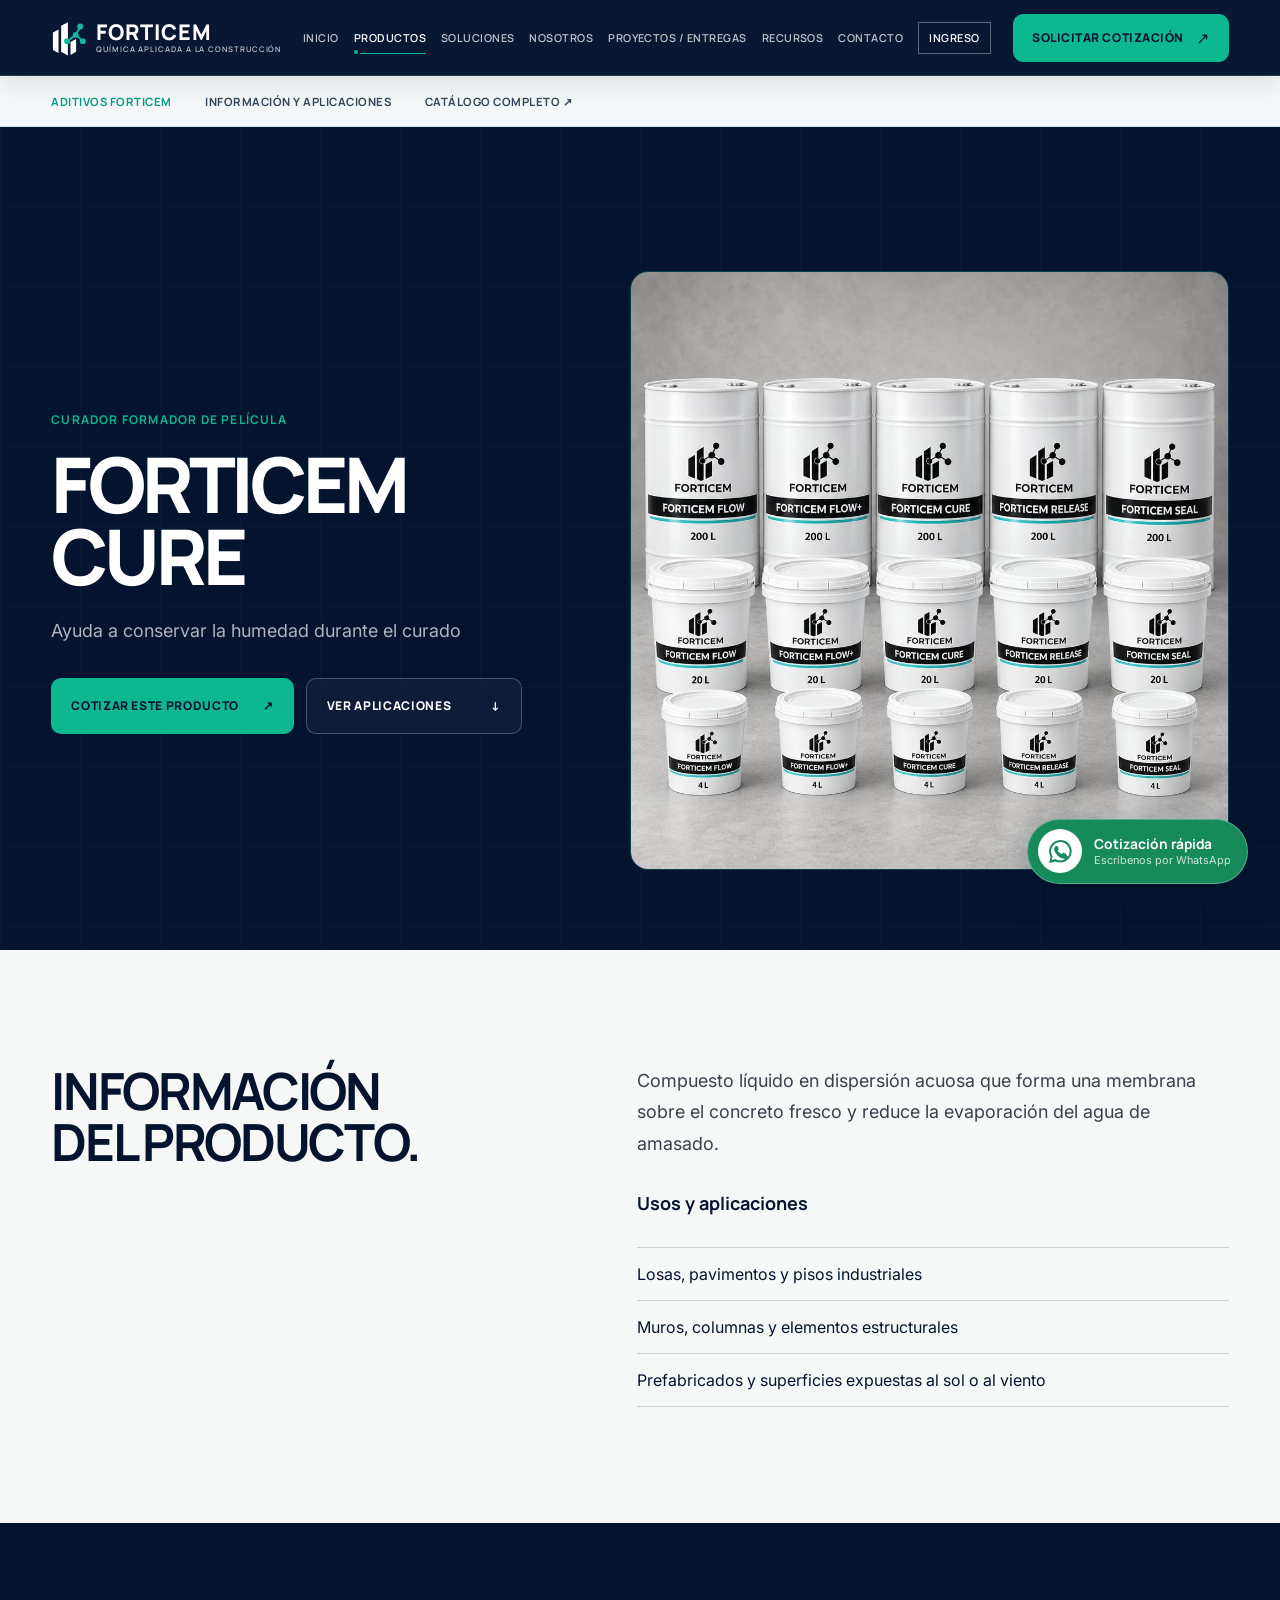
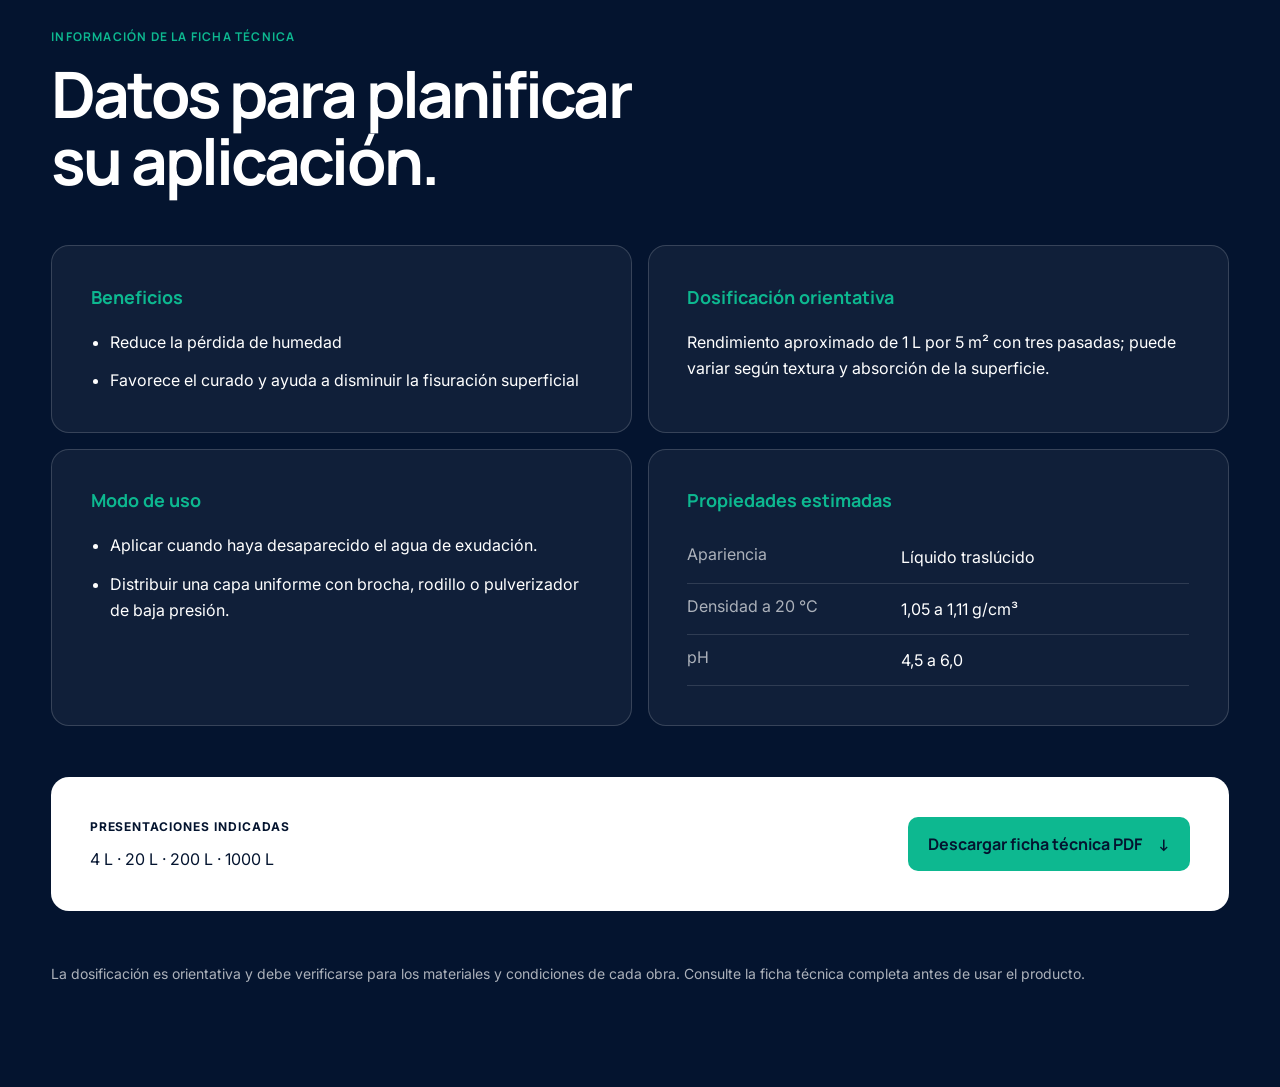
<file: aditivos/cure/index.html>
<!doctype html>
<html lang="es">
  <head>
    <meta charset="UTF-8" />
    <meta name="viewport" content="width=device-width, initial-scale=1" />
    <meta name="description" content="FORTICEM CURE acompaña el curado y ayuda a controlar la pérdida de humedad en superficies de concreto recién colocado. Conoce sus aplicaciones." />
    <meta name="theme-color" content="#04142F" />
    <title>FORTICEM CURE | Curador para concreto</title>
    <link rel="canonical" href="https://forticemgroup.com/aditivos/cure/" />
    <meta property="og:type" content="website" />
    <meta property="og:site_name" content="FORTICEM" />
    <meta property="og:locale" content="es_PE" />
    <meta property="og:title" content="FORTICEM CURE | Curador para concreto" />
    <meta property="og:description" content="Curador FORTICEM para superficies de concreto recién colocado." />
    <meta property="og:url" content="https://forticemgroup.com/aditivos/cure/" />
    <meta property="og:image" content="https://forticemgroup.com/assets/images/products/aditivos-forticem-familia-studio-v1.png" />
    <meta property="og:image:type" content="image/png" />
    <meta property="og:image:width" content="1080" />
    <meta property="og:image:height" content="1080" />
    <meta property="og:image:alt" content="Envases de la línea de aditivos FORTICEM" />
    <meta name="twitter:card" content="summary_large_image" />
    <meta name="twitter:title" content="FORTICEM CURE | Curador para concreto" />
    <meta name="twitter:description" content="Curador FORTICEM para superficies de concreto recién colocado." />
    <meta name="twitter:image" content="https://forticemgroup.com/assets/images/products/aditivos-forticem-familia-studio-v1.png" />
    <link rel="icon" type="image/svg+xml" href="../../assets/brand/favicon.svg" />
    <link rel="preconnect" href="https://fonts.googleapis.com" />
    <link rel="preconnect" href="https://fonts.gstatic.com" crossorigin />
    <link href="https://fonts.googleapis.com/css2?family=Inter:wght@400;500;600&family=Manrope:wght@500;600;700;800&display=swap" rel="stylesheet" />
    <link rel="stylesheet" href="../../styles.css?v=20261020-ingreso1" />
    <link rel="stylesheet" href="../../assets/product-header.css?v=20260921-1" />
    <link rel="stylesheet" href="../../product-page.css" />
    <script type="module" src="../../assets/product-header.js?v=20261020-ingreso1"></script>
    <script type="module" src="../../product-page.js"></script>
  </head>
  <body class="product-page" data-product-slug="cure">
    <header class="product-page__header">
      <a class="brand" href="../../#inicio" aria-label="FORTICEM, volver al inicio">
        <span class="brand__name">FORTICEM</span>
        <span class="brand__descriptor">Química aplicada a la construcción</span>
      </a>
      <a class="product-page__back" href="../../#productos">← Volver a productos</a>
    </header>
    <main>
      <section class="product-page__hero" aria-labelledby="product-title">
        <div class="product-page__hero-inner container">
          <div>
            <span class="product-page__eyebrow" data-product-descriptor></span>
            <h1 id="product-title" data-product-name></h1>
            <p class="product-page__problem" data-product-problem></p>
            <div class="product-page__actions">
              <a class="hero__primary" data-product-quote href="#">Cotizar este producto <span aria-hidden="true">↗</span></a>
              <a class="hero__secondary" href="#informacion">Ver aplicaciones <span aria-hidden="true">↓</span></a>
            </div>
          </div>
          <figure class="product-page__visual">
            <picture>
              <source type="image/avif" srcset="../../assets/images/products/aditivos-forticem-familia-studio-v1.avif" />
              <source type="image/webp" srcset="../../assets/images/products/aditivos-forticem-familia-studio-v1.webp" />
              <img src="../../assets/images/products/aditivos-forticem-familia-studio-v1.png" width="1080" height="1080" alt="Familia de aditivos FORTICEM" />
            </picture>
          </figure>
        </div>
      </section>
      <section class="product-page__body container" id="informacion">
        <h2>Información<br />del producto.</h2>
        <div>
          <p class="product-page__description" data-product-description></p>
          <ul class="product-page__applications" data-product-applications></ul>
        </div>
      </section>
    </main>
  </body>
</html>
</file>
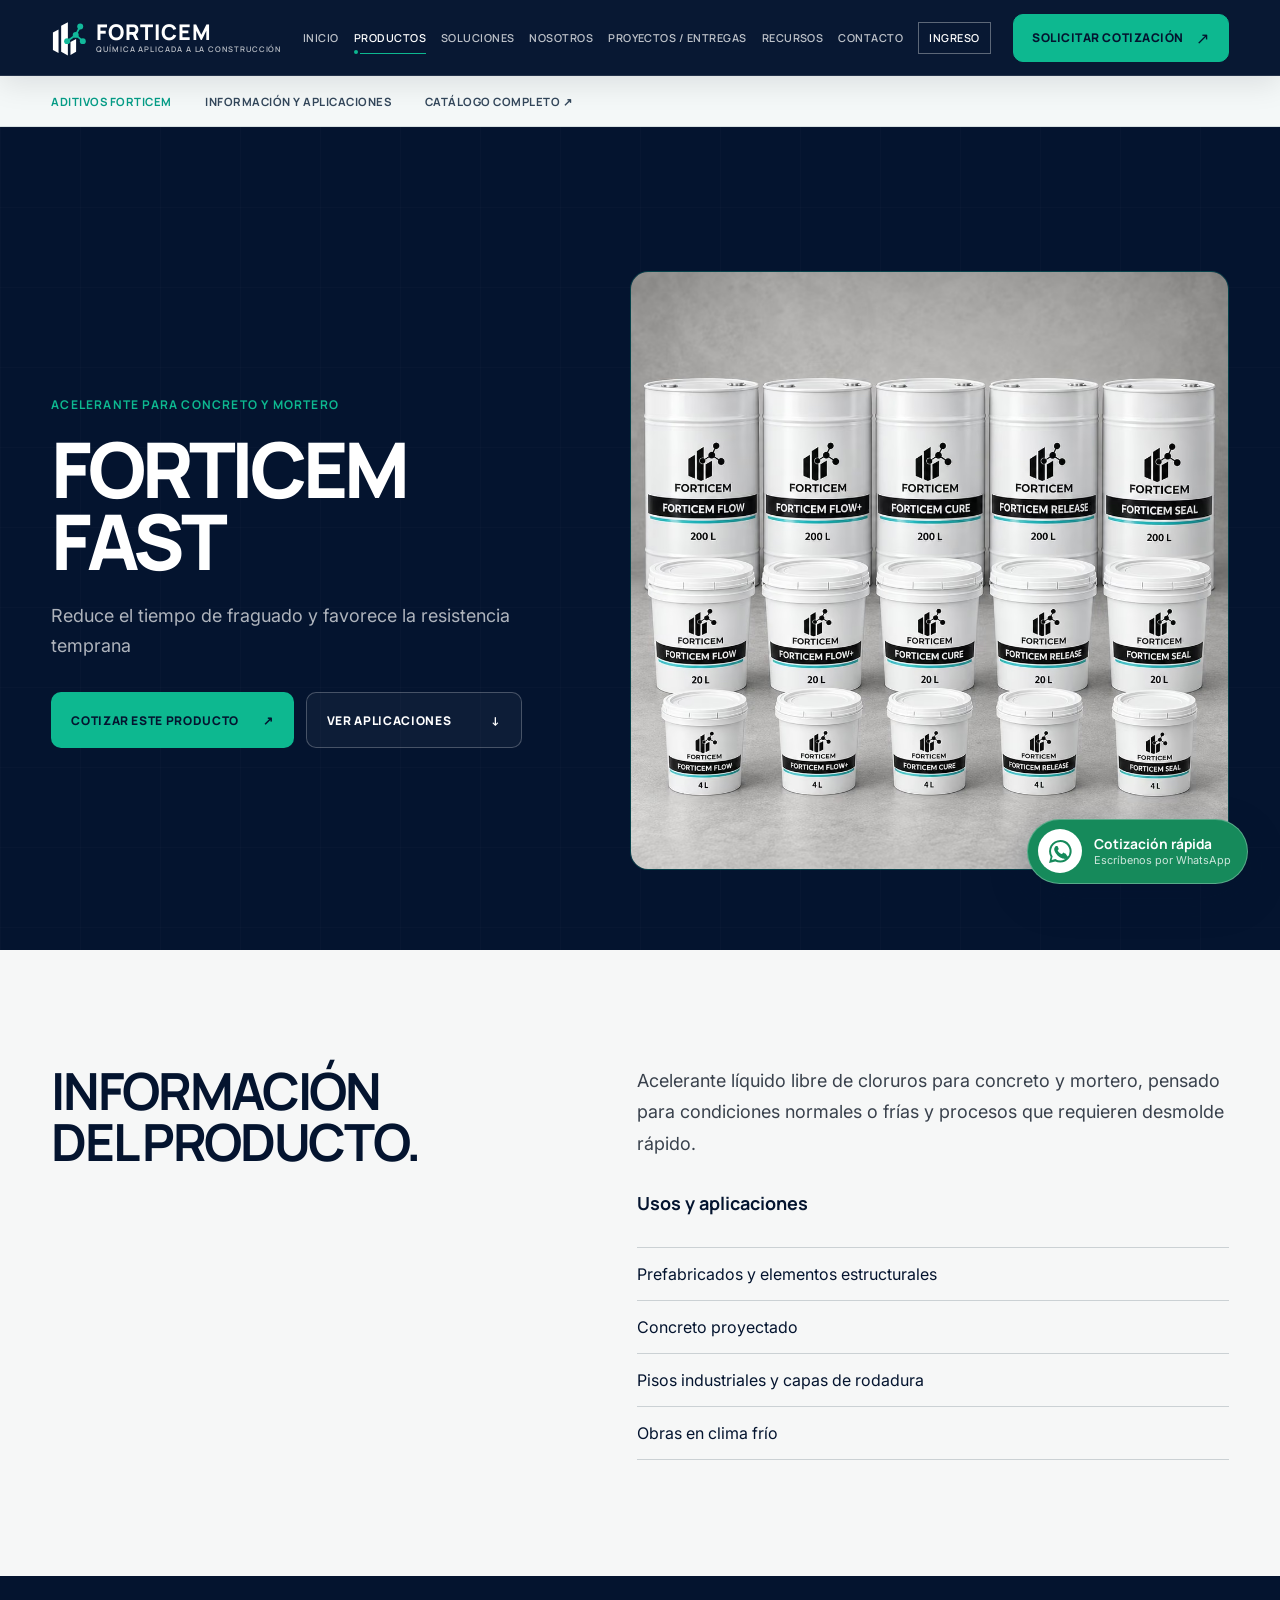
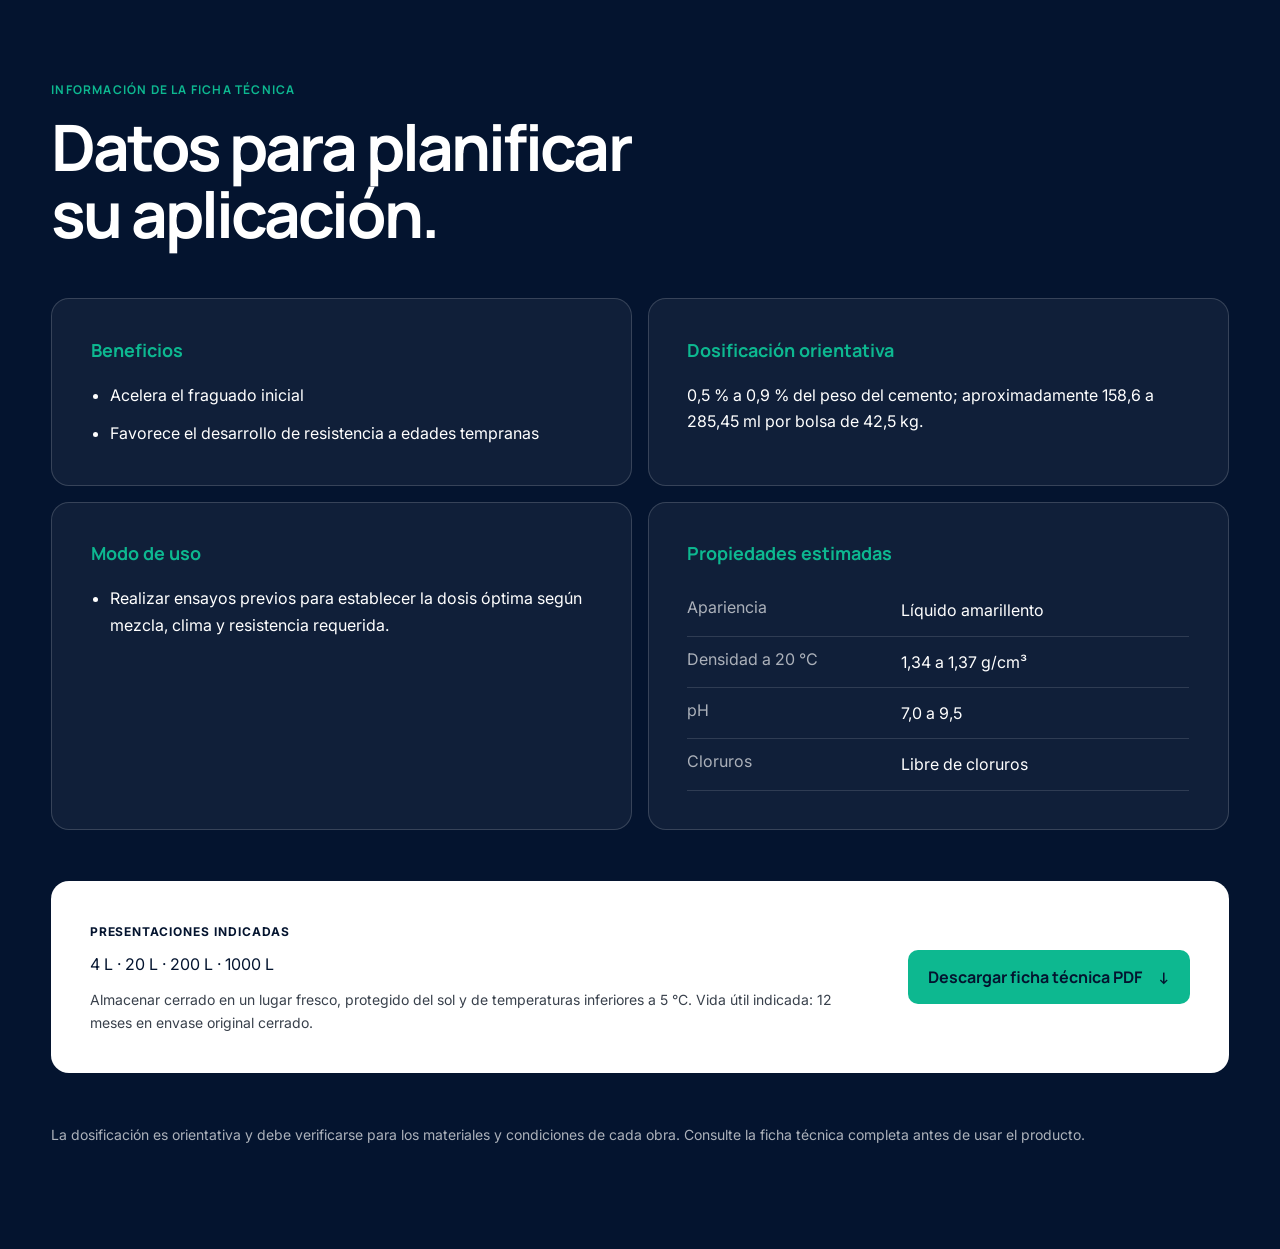
<file: aditivos/fast/index.html>
<!doctype html>
<html lang="es">
  <head>
    <meta charset="UTF-8" />
    <meta name="viewport" content="width=device-width, initial-scale=1" />
    <meta name="description" content="FORTICEM FAST es un acelerante líquido para concreto y mortero que reduce el tiempo de fraguado y favorece la resistencia temprana." />
    <meta name="theme-color" content="#04142F" />
    <title>FORTICEM FAST | Acelerante para concreto y mortero</title>
    <link rel="canonical" href="https://forticemgroup.com/aditivos/fast/" />
    <meta property="og:type" content="website" />
    <meta property="og:site_name" content="FORTICEM" />
    <meta property="og:locale" content="es_PE" />
    <meta property="og:title" content="FORTICEM FAST | Acelerante para concreto y mortero" />
    <meta property="og:description" content="Acelerante FORTICEM para reducir el tiempo de fraguado del concreto y mortero." />
    <meta property="og:url" content="https://forticemgroup.com/aditivos/fast/" />
    <meta property="og:image" content="https://forticemgroup.com/assets/images/products/aditivos-forticem-familia-studio-v1.png" />
    <meta property="og:image:type" content="image/png" />
    <meta property="og:image:width" content="1080" />
    <meta property="og:image:height" content="1080" />
    <meta property="og:image:alt" content="Envases de la línea de aditivos FORTICEM" />
    <meta name="twitter:card" content="summary_large_image" />
    <meta name="twitter:title" content="FORTICEM FAST | Acelerante para concreto y mortero" />
    <meta name="twitter:description" content="Acelerante FORTICEM para reducir el tiempo de fraguado del concreto y mortero." />
    <meta name="twitter:image" content="https://forticemgroup.com/assets/images/products/aditivos-forticem-familia-studio-v1.png" />
    <link rel="icon" type="image/svg+xml" href="../../assets/brand/favicon.svg" />
    <link rel="preconnect" href="https://fonts.googleapis.com" />
    <link rel="preconnect" href="https://fonts.gstatic.com" crossorigin />
    <link href="https://fonts.googleapis.com/css2?family=Inter:wght@400;500;600&family=Manrope:wght@500;600;700;800&display=swap" rel="stylesheet" />
    <link rel="stylesheet" href="../../styles.css?v=20261020-ingreso1" />
    <link rel="stylesheet" href="../../assets/product-header.css?v=20260921-1" />
    <link rel="stylesheet" href="../../product-page.css" />
    <script type="module" src="../../assets/product-header.js?v=20261020-ingreso1"></script>
    <script type="module" src="../../product-page.js"></script>
  </head>
  <body class="product-page" data-product-slug="fast">
    <header class="product-page__header">
      <a class="brand" href="../../#inicio" aria-label="FORTICEM, volver al inicio">
        <span class="brand__name">FORTICEM</span>
        <span class="brand__descriptor">Química aplicada a la construcción</span>
      </a>
      <a class="product-page__back" href="../../#productos">← Volver a productos</a>
    </header>
    <main>
      <section class="product-page__hero" aria-labelledby="product-title">
        <div class="product-page__hero-inner container">
          <div>
            <span class="product-page__eyebrow" data-product-descriptor></span>
            <h1 id="product-title" data-product-name></h1>
            <p class="product-page__problem" data-product-problem></p>
            <div class="product-page__actions">
              <a class="hero__primary" data-product-quote href="#">Cotizar este producto <span aria-hidden="true">↗</span></a>
              <a class="hero__secondary" href="#informacion">Ver aplicaciones <span aria-hidden="true">↓</span></a>
            </div>
          </div>
          <figure class="product-page__visual">
            <picture>
              <source type="image/avif" srcset="../../assets/images/products/aditivos-forticem-familia-studio-v1.avif" />
              <source type="image/webp" srcset="../../assets/images/products/aditivos-forticem-familia-studio-v1.webp" />
              <img src="../../assets/images/products/aditivos-forticem-familia-studio-v1.png" width="1080" height="1080" alt="Familia de aditivos FORTICEM" />
            </picture>
          </figure>
        </div>
      </section>
      <section class="product-page__body container" id="informacion">
        <h2>Información<br />del producto.</h2>
        <div>
          <p class="product-page__description" data-product-description></p>
          <ul class="product-page__applications" data-product-applications></ul>
        </div>
      </section>
    </main>
  </body>
</html>
</file>
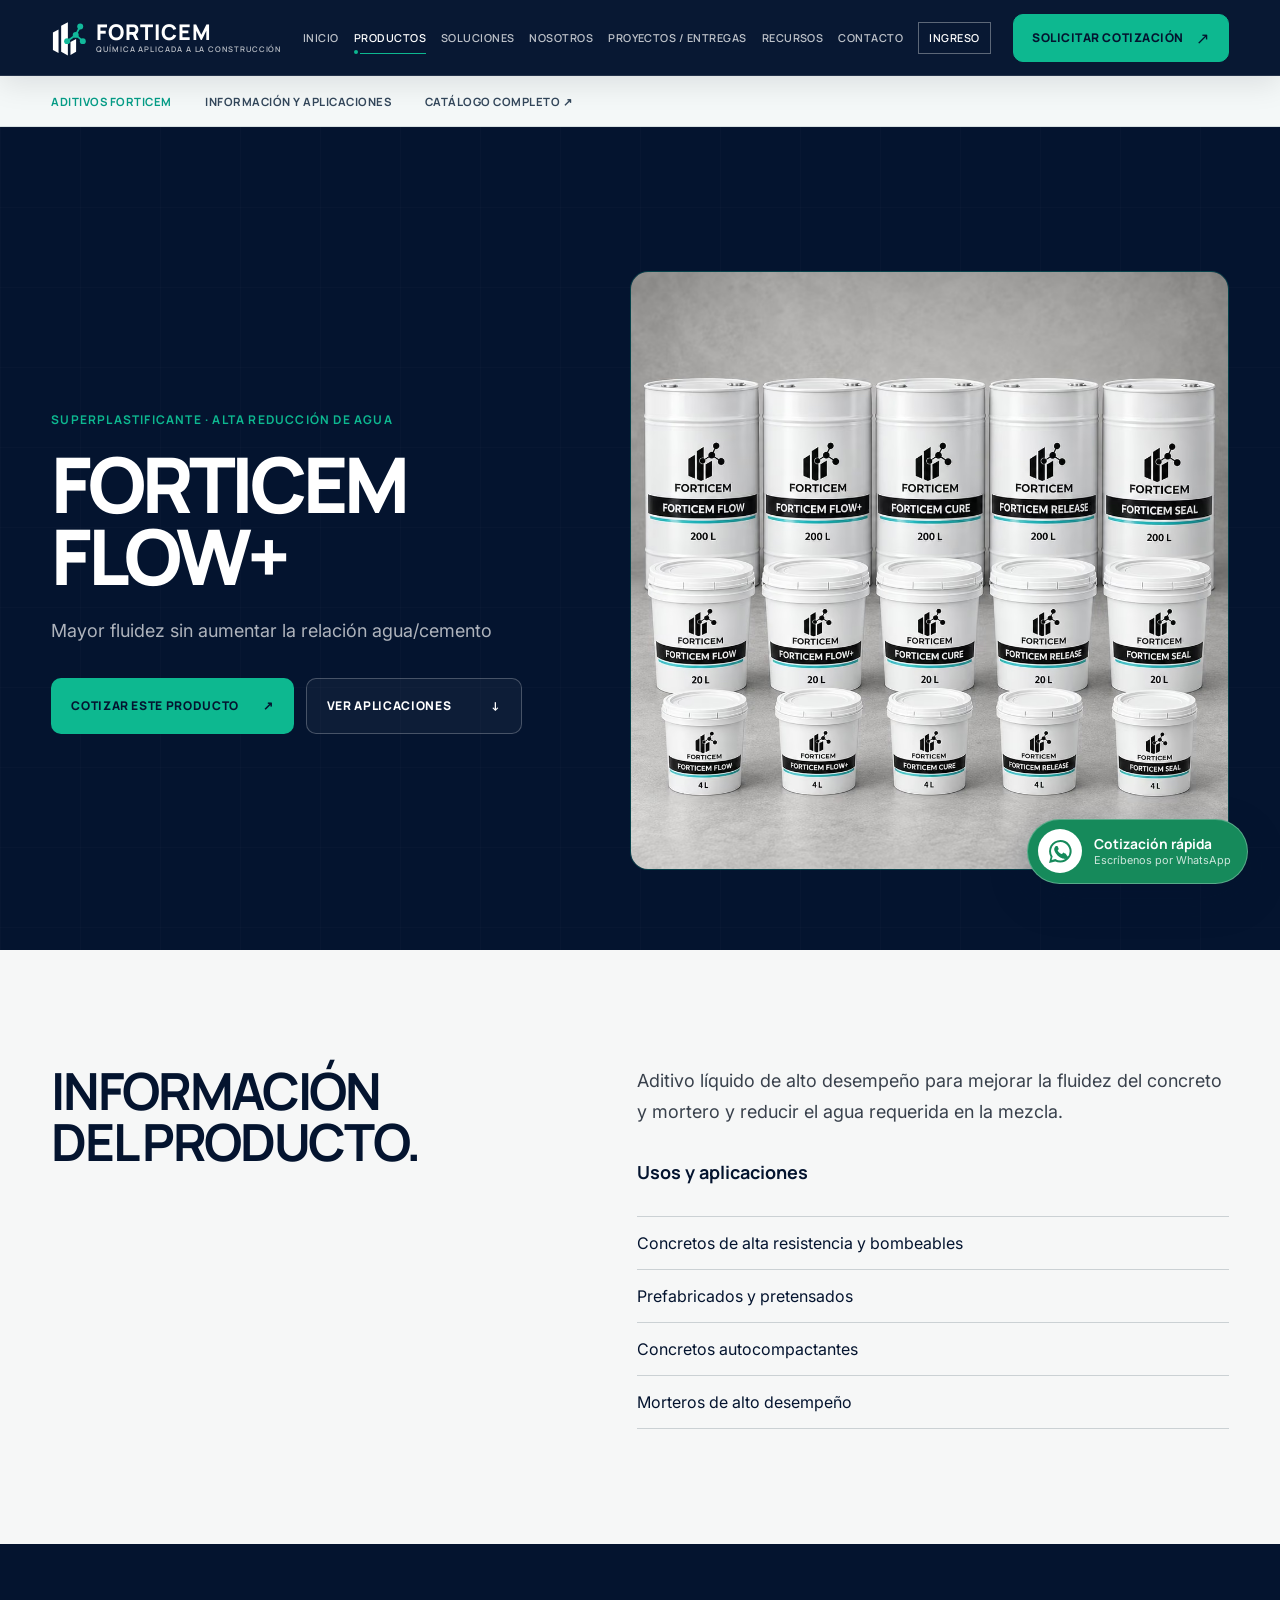
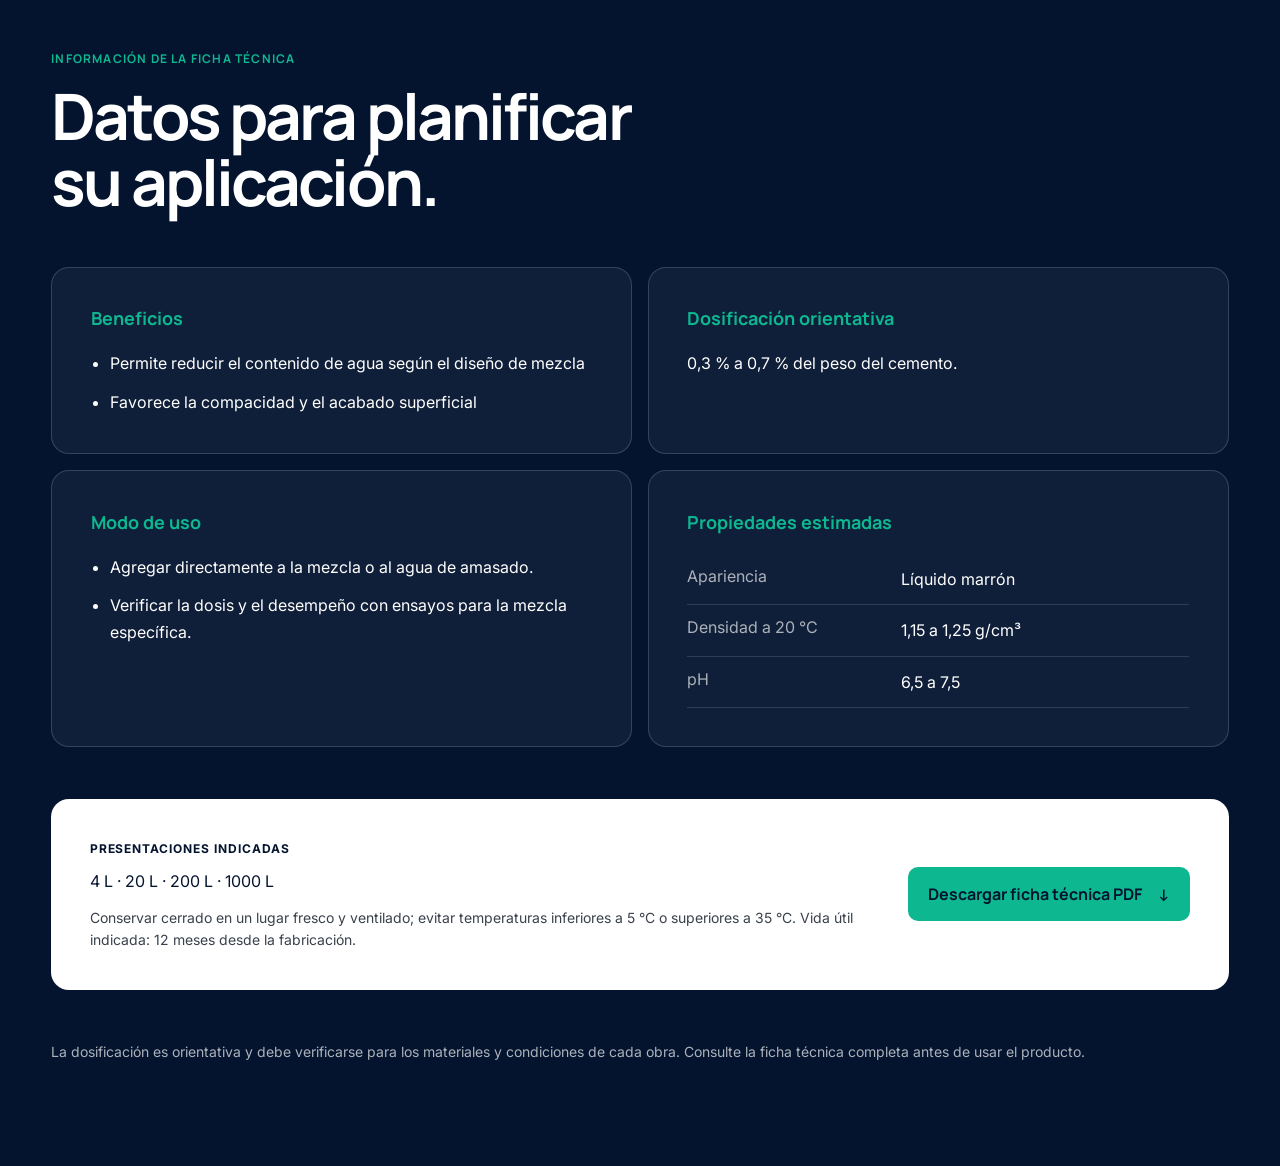
<file: aditivos/flow-plus/index.html>
<!doctype html>
<html lang="es">
  <head>
    <meta charset="UTF-8" />
    <meta name="viewport" content="width=device-width, initial-scale=1" />
    <meta name="description" content="FORTICEM FLOW+ ayuda a optimizar la fluidez del concreto en aplicaciones que requieren mayor control. Revisa sus usos y solicita una cotización." />
    <meta name="theme-color" content="#04142F" />
    <title>FORTICEM FLOW+ | Aditivo de alto desempeño</title>
    <link rel="canonical" href="https://forticemgroup.com/aditivos/flow-plus/" />
    <meta property="og:type" content="website" />
    <meta property="og:site_name" content="FORTICEM" />
    <meta property="og:locale" content="es_PE" />
    <meta property="og:title" content="FORTICEM FLOW+ | Aditivo de alto desempeño" />
    <meta property="og:description" content="Aditivo FORTICEM para optimizar la fluidez del concreto con mayor control." />
    <meta property="og:url" content="https://forticemgroup.com/aditivos/flow-plus/" />
    <meta property="og:image" content="https://forticemgroup.com/assets/images/products/aditivos-forticem-familia-studio-v1.png" />
    <meta property="og:image:type" content="image/png" />
    <meta property="og:image:width" content="1080" />
    <meta property="og:image:height" content="1080" />
    <meta property="og:image:alt" content="Envases de la línea de aditivos FORTICEM" />
    <meta name="twitter:card" content="summary_large_image" />
    <meta name="twitter:title" content="FORTICEM FLOW+ | Aditivo de alto desempeño" />
    <meta name="twitter:description" content="Aditivo FORTICEM para optimizar la fluidez del concreto con mayor control." />
    <meta name="twitter:image" content="https://forticemgroup.com/assets/images/products/aditivos-forticem-familia-studio-v1.png" />
    <link rel="icon" type="image/svg+xml" href="../../assets/brand/favicon.svg" />
    <link rel="preconnect" href="https://fonts.googleapis.com" />
    <link rel="preconnect" href="https://fonts.gstatic.com" crossorigin />
    <link href="https://fonts.googleapis.com/css2?family=Inter:wght@400;500;600&family=Manrope:wght@500;600;700;800&display=swap" rel="stylesheet" />
    <link rel="stylesheet" href="../../styles.css?v=20261020-ingreso1" />
    <link rel="stylesheet" href="../../assets/product-header.css?v=20260921-1" />
    <link rel="stylesheet" href="../../product-page.css" />
    <script type="module" src="../../assets/product-header.js?v=20261020-ingreso1"></script>
    <script type="module" src="../../product-page.js"></script>
  </head>
  <body class="product-page" data-product-slug="flow-plus">
    <header class="product-page__header">
      <a class="brand" href="../../#inicio" aria-label="FORTICEM, volver al inicio">
        <span class="brand__name">FORTICEM</span>
        <span class="brand__descriptor">Química aplicada a la construcción</span>
      </a>
      <a class="product-page__back" href="../../#productos">← Volver a productos</a>
    </header>
    <main>
      <section class="product-page__hero" aria-labelledby="product-title">
        <div class="product-page__hero-inner container">
          <div>
            <span class="product-page__eyebrow" data-product-descriptor></span>
            <h1 id="product-title" data-product-name></h1>
            <p class="product-page__problem" data-product-problem></p>
            <div class="product-page__actions">
              <a class="hero__primary" data-product-quote href="#">Cotizar este producto <span aria-hidden="true">↗</span></a>
              <a class="hero__secondary" href="#informacion">Ver aplicaciones <span aria-hidden="true">↓</span></a>
            </div>
          </div>
          <figure class="product-page__visual">
            <picture>
              <source type="image/avif" srcset="../../assets/images/products/aditivos-forticem-familia-studio-v1.avif" />
              <source type="image/webp" srcset="../../assets/images/products/aditivos-forticem-familia-studio-v1.webp" />
              <img src="../../assets/images/products/aditivos-forticem-familia-studio-v1.png" width="1080" height="1080" alt="Familia de aditivos FORTICEM" />
            </picture>
          </figure>
        </div>
      </section>
      <section class="product-page__body container" id="informacion">
        <h2>Información<br />del producto.</h2>
        <div>
          <p class="product-page__description" data-product-description></p>
          <ul class="product-page__applications" data-product-applications></ul>
        </div>
      </section>
    </main>
  </body>
</html>
</file>
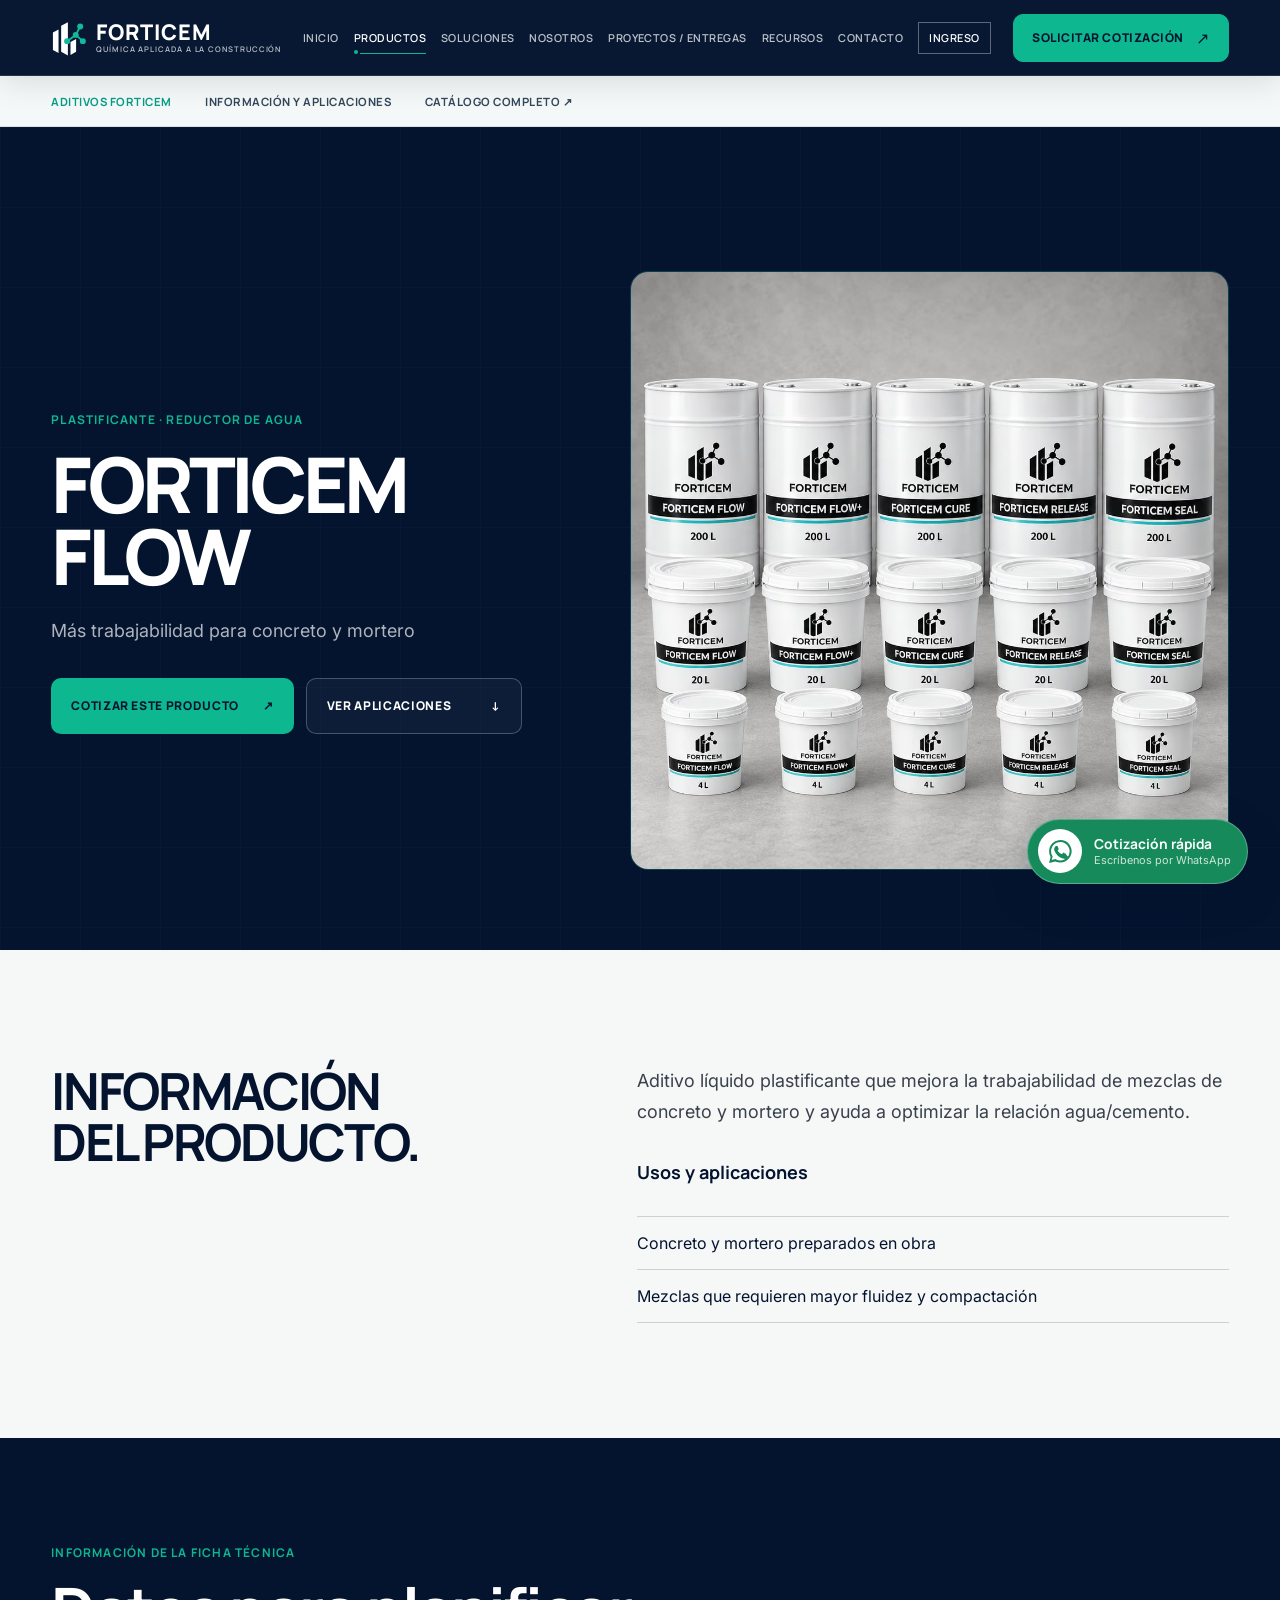
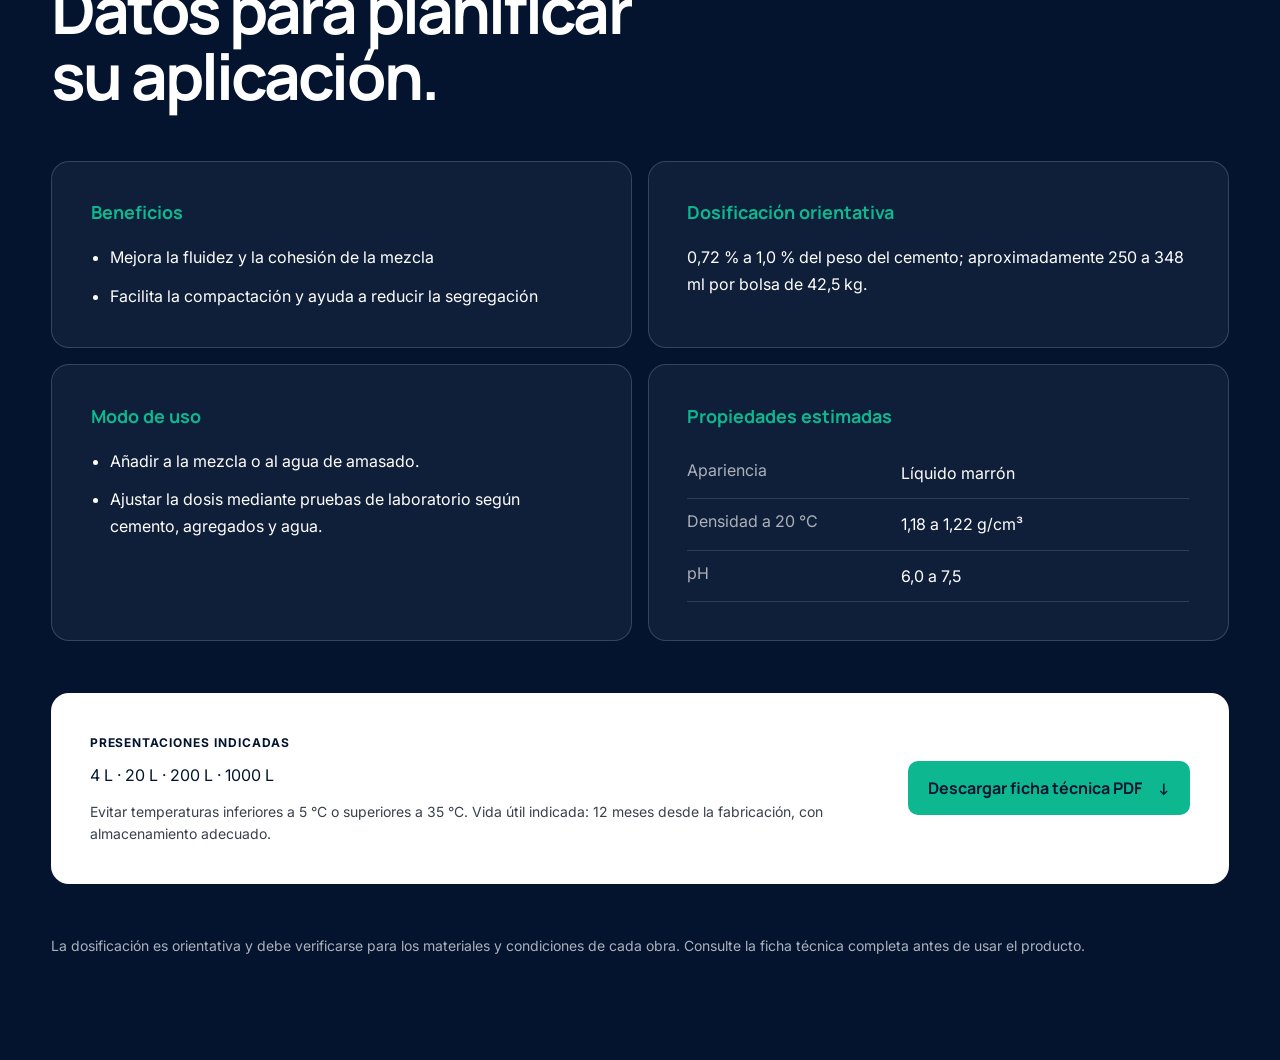
<file: aditivos/flow/index.html>
<!doctype html>
<html lang="es">
  <head>
    <meta charset="UTF-8" />
    <meta name="viewport" content="width=device-width, initial-scale=1" />
    <meta name="description" content="FORTICEM FLOW facilita la trabajabilidad y colocación del concreto según el diseño y las condiciones de obra. Conoce sus aplicaciones y solicita una cotización." />
    <meta name="theme-color" content="#04142F" />
    <title>FORTICEM FLOW | Aditivo para trabajabilidad del concreto</title>
    <link rel="canonical" href="https://forticemgroup.com/aditivos/flow/" />
    <meta property="og:type" content="website" />
    <meta property="og:site_name" content="FORTICEM" />
    <meta property="og:locale" content="es_PE" />
    <meta property="og:title" content="FORTICEM FLOW | Aditivo para trabajabilidad del concreto" />
    <meta property="og:description" content="Aditivo FORTICEM para mejorar la trabajabilidad y colocación del concreto." />
    <meta property="og:url" content="https://forticemgroup.com/aditivos/flow/" />
    <meta property="og:image" content="https://forticemgroup.com/assets/images/products/aditivos-forticem-familia-studio-v1.png" />
    <meta property="og:image:type" content="image/png" />
    <meta property="og:image:width" content="1080" />
    <meta property="og:image:height" content="1080" />
    <meta property="og:image:alt" content="Envases de la línea de aditivos FORTICEM" />
    <meta name="twitter:card" content="summary_large_image" />
    <meta name="twitter:title" content="FORTICEM FLOW | Aditivo para trabajabilidad del concreto" />
    <meta name="twitter:description" content="Aditivo FORTICEM para mejorar la trabajabilidad y colocación del concreto." />
    <meta name="twitter:image" content="https://forticemgroup.com/assets/images/products/aditivos-forticem-familia-studio-v1.png" />
    <link rel="icon" type="image/svg+xml" href="../../assets/brand/favicon.svg" />
    <link rel="preconnect" href="https://fonts.googleapis.com" />
    <link rel="preconnect" href="https://fonts.gstatic.com" crossorigin />
    <link href="https://fonts.googleapis.com/css2?family=Inter:wght@400;500;600&family=Manrope:wght@500;600;700;800&display=swap" rel="stylesheet" />
    <link rel="stylesheet" href="../../styles.css?v=20261020-ingreso1" />
    <link rel="stylesheet" href="../../assets/product-header.css?v=20260921-1" />
    <link rel="stylesheet" href="../../product-page.css" />
    <script type="module" src="../../assets/product-header.js?v=20261020-ingreso1"></script>
    <script type="module" src="../../product-page.js"></script>
  </head>
  <body class="product-page" data-product-slug="flow">
    <header class="product-page__header">
      <a class="brand" href="../../#inicio" aria-label="FORTICEM, volver al inicio">
        <span class="brand__name">FORTICEM</span>
        <span class="brand__descriptor">Química aplicada a la construcción</span>
      </a>
      <a class="product-page__back" href="../../#productos">← Volver a productos</a>
    </header>
    <main>
      <section class="product-page__hero" aria-labelledby="product-title">
        <div class="product-page__hero-inner container">
          <div>
            <span class="product-page__eyebrow" data-product-descriptor></span>
            <h1 id="product-title" data-product-name></h1>
            <p class="product-page__problem" data-product-problem></p>
            <div class="product-page__actions">
              <a class="hero__primary" data-product-quote href="#">Cotizar este producto <span aria-hidden="true">↗</span></a>
              <a class="hero__secondary" href="#informacion">Ver aplicaciones <span aria-hidden="true">↓</span></a>
            </div>
          </div>
          <figure class="product-page__visual">
            <picture>
              <source type="image/avif" srcset="../../assets/images/products/aditivos-forticem-familia-studio-v1.avif" />
              <source type="image/webp" srcset="../../assets/images/products/aditivos-forticem-familia-studio-v1.webp" />
              <img src="../../assets/images/products/aditivos-forticem-familia-studio-v1.png" width="1080" height="1080" alt="Familia de aditivos FORTICEM" />
            </picture>
          </figure>
        </div>
      </section>
      <section class="product-page__body container" id="informacion">
        <h2>Información<br />del producto.</h2>
        <div>
          <p class="product-page__description" data-product-description></p>
          <ul class="product-page__applications" data-product-applications></ul>
        </div>
      </section>
    </main>
  </body>
</html>
</file>
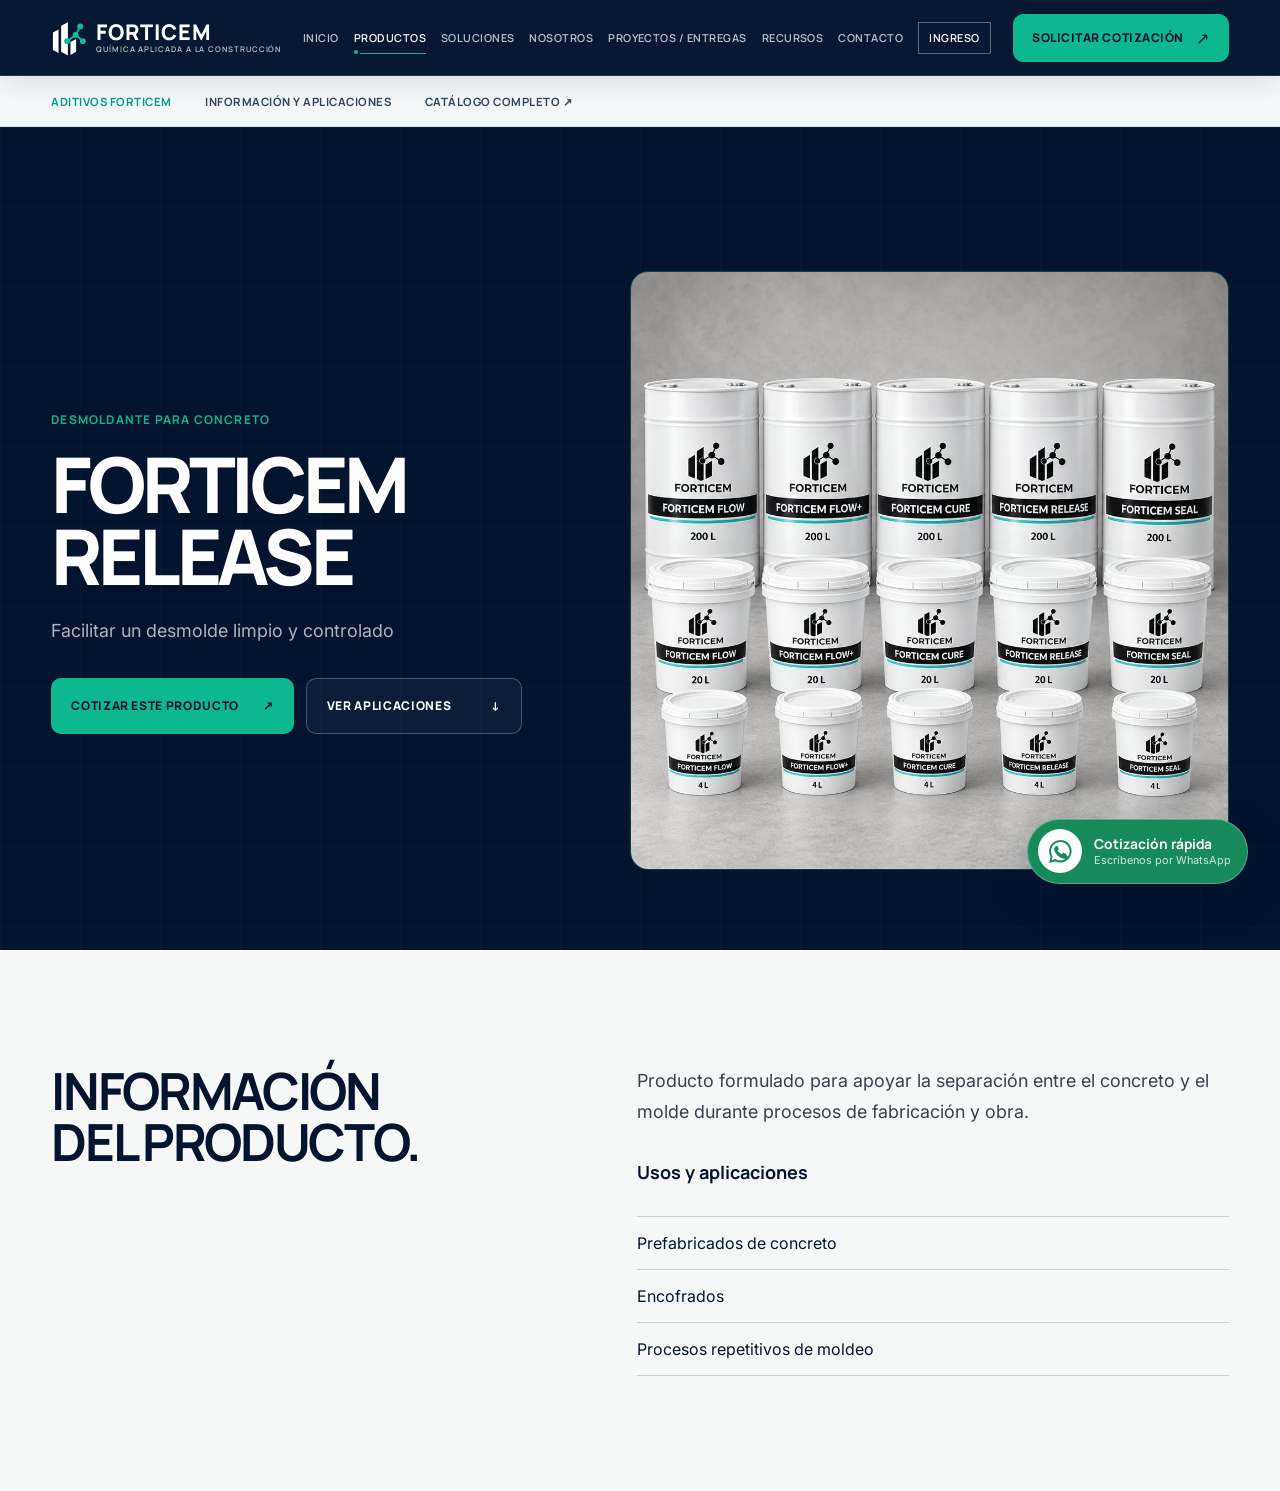
<file: aditivos/release/index.html>
<!doctype html>
<html lang="es">
  <head>
    <meta charset="UTF-8" />
    <meta name="viewport" content="width=device-width, initial-scale=1" />
    <meta name="description" content="FORTICEM RELEASE facilita un desmolde limpio y controlado en procesos de prefabricación y obra. Conoce sus aplicaciones y solicita una cotización." />
    <meta name="theme-color" content="#04142F" />
    <title>FORTICEM RELEASE | Desmoldante para concreto</title>
    <link rel="canonical" href="https://forticemgroup.com/aditivos/release/" />
    <meta property="og:type" content="website" />
    <meta property="og:site_name" content="FORTICEM" />
    <meta property="og:locale" content="es_PE" />
    <meta property="og:title" content="FORTICEM RELEASE | Desmoldante para concreto" />
    <meta property="og:description" content="Desmoldante FORTICEM para procesos de fabricación y obra." />
    <meta property="og:url" content="https://forticemgroup.com/aditivos/release/" />
    <meta property="og:image" content="https://forticemgroup.com/assets/images/products/aditivos-forticem-familia-studio-v1.png" />
    <meta property="og:image:type" content="image/png" />
    <meta property="og:image:width" content="1080" />
    <meta property="og:image:height" content="1080" />
    <meta property="og:image:alt" content="Envases de la línea de aditivos FORTICEM" />
    <meta name="twitter:card" content="summary_large_image" />
    <meta name="twitter:title" content="FORTICEM RELEASE | Desmoldante para concreto" />
    <meta name="twitter:description" content="Desmoldante FORTICEM para procesos de fabricación y obra." />
    <meta name="twitter:image" content="https://forticemgroup.com/assets/images/products/aditivos-forticem-familia-studio-v1.png" />
    <link rel="icon" type="image/svg+xml" href="../../assets/brand/favicon.svg" />
    <link rel="preconnect" href="https://fonts.googleapis.com" />
    <link rel="preconnect" href="https://fonts.gstatic.com" crossorigin />
    <link href="https://fonts.googleapis.com/css2?family=Inter:wght@400;500;600&family=Manrope:wght@500;600;700;800&display=swap" rel="stylesheet" />
    <link rel="stylesheet" href="../../styles.css?v=20261020-ingreso1" />
    <link rel="stylesheet" href="../../assets/product-header.css?v=20260921-1" />
    <link rel="stylesheet" href="../../product-page.css" />
    <script type="module" src="../../assets/product-header.js?v=20261020-ingreso1"></script>
    <script type="module" src="../../product-page.js"></script>
  </head>
  <body class="product-page" data-product-slug="release">
    <header class="product-page__header">
      <a class="brand" href="../../#inicio" aria-label="FORTICEM, volver al inicio">
        <span class="brand__name">FORTICEM</span>
        <span class="brand__descriptor">Química aplicada a la construcción</span>
      </a>
      <a class="product-page__back" href="../../#productos">← Volver a productos</a>
    </header>
    <main>
      <section class="product-page__hero" aria-labelledby="product-title">
        <div class="product-page__hero-inner container">
          <div>
            <span class="product-page__eyebrow" data-product-descriptor></span>
            <h1 id="product-title" data-product-name></h1>
            <p class="product-page__problem" data-product-problem></p>
            <div class="product-page__actions">
              <a class="hero__primary" data-product-quote href="#">Cotizar este producto <span aria-hidden="true">↗</span></a>
              <a class="hero__secondary" href="#informacion">Ver aplicaciones <span aria-hidden="true">↓</span></a>
            </div>
          </div>
          <figure class="product-page__visual">
            <picture>
              <source type="image/avif" srcset="../../assets/images/products/aditivos-forticem-familia-studio-v1.avif" />
              <source type="image/webp" srcset="../../assets/images/products/aditivos-forticem-familia-studio-v1.webp" />
              <img src="../../assets/images/products/aditivos-forticem-familia-studio-v1.png" width="1080" height="1080" alt="Familia de aditivos FORTICEM" />
            </picture>
          </figure>
        </div>
      </section>
      <section class="product-page__body container" id="informacion">
        <h2>Información<br />del producto.</h2>
        <div>
          <p class="product-page__description" data-product-description></p>
          <ul class="product-page__applications" data-product-applications></ul>
        </div>
      </section>
    </main>
  </body>
</html>
</file>
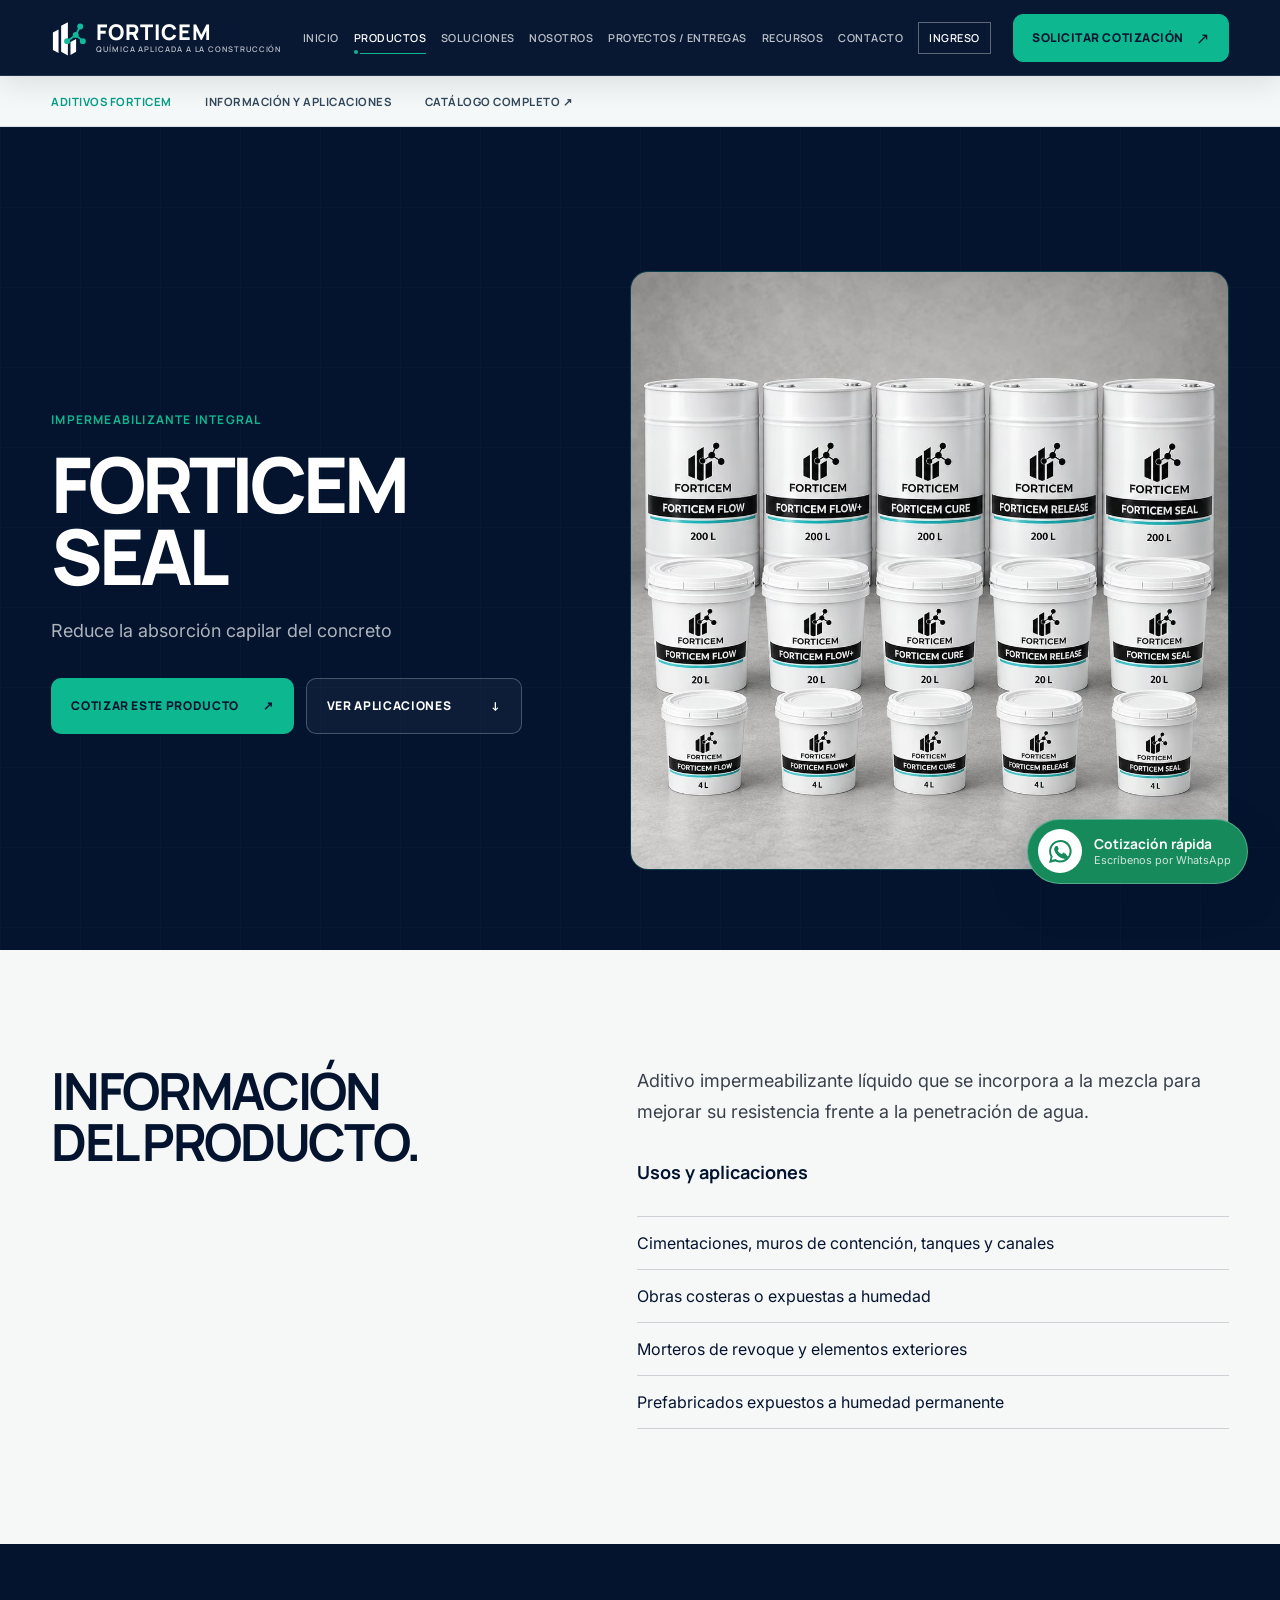
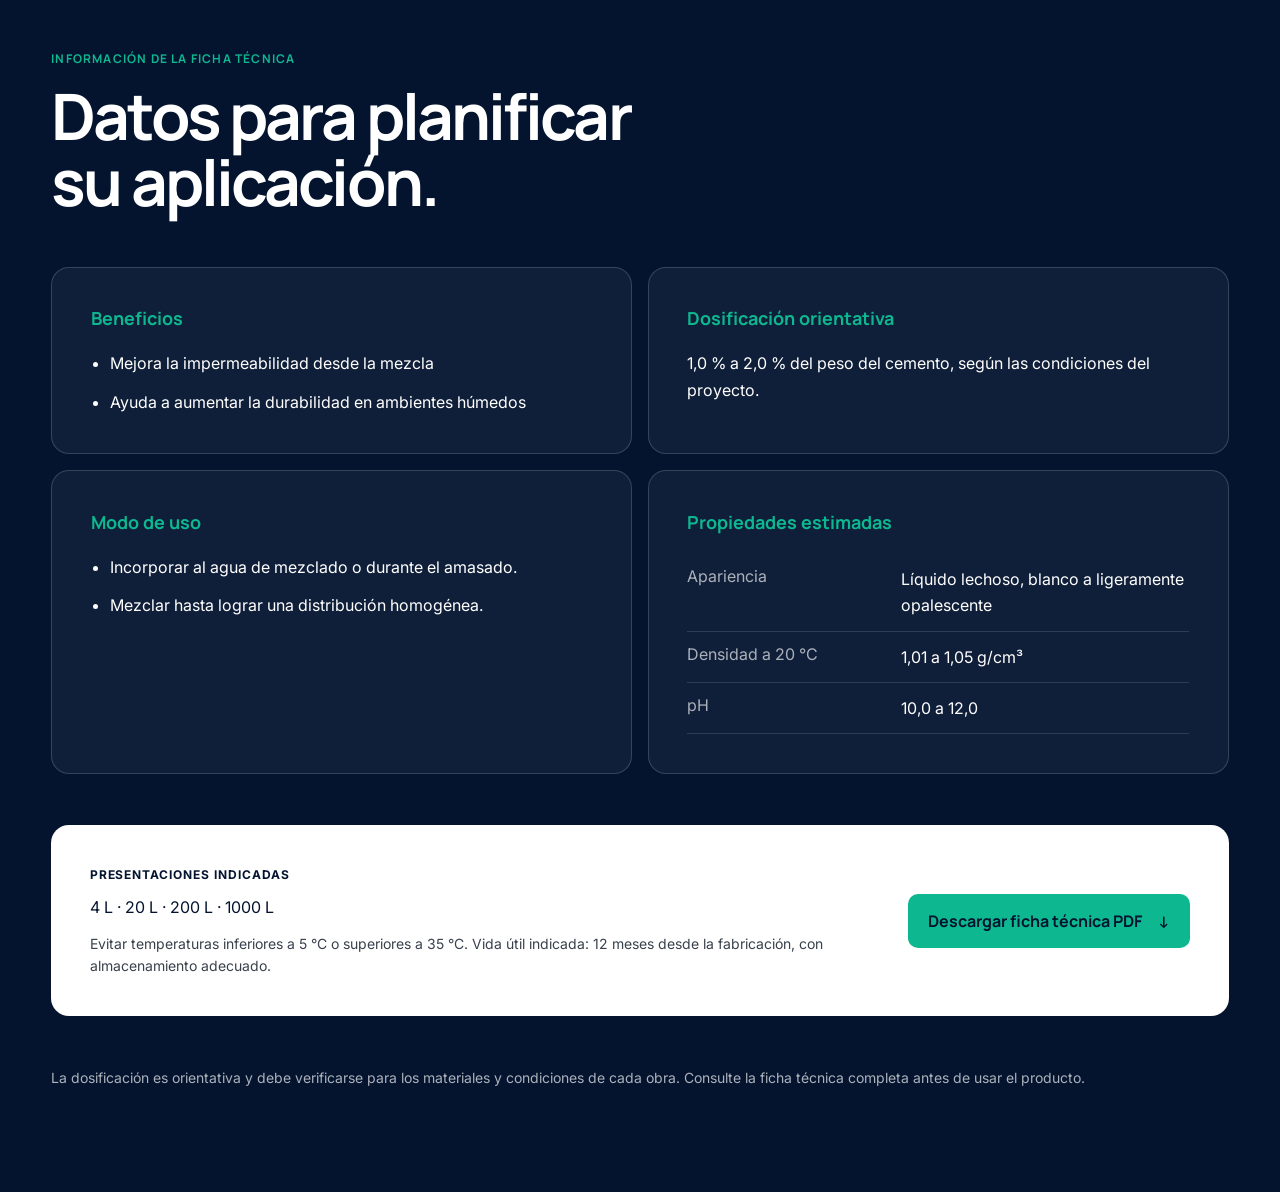
<file: aditivos/seal/index.html>
<!doctype html>
<html lang="es">
  <head>
    <meta charset="UTF-8" />
    <meta name="viewport" content="width=device-width, initial-scale=1" />
    <meta name="description" content="FORTICEM SEAL es una solución para proteger superficies de concreto y controlar el ingreso de humedad. Conoce sus aplicaciones y cotiza tu proyecto." />
    <meta name="theme-color" content="#04142F" />
    <title>FORTICEM SEAL | Protección para concreto</title>
    <link rel="canonical" href="https://forticemgroup.com/aditivos/seal/" />
    <meta property="og:type" content="website" />
    <meta property="og:site_name" content="FORTICEM" />
    <meta property="og:locale" content="es_PE" />
    <meta property="og:title" content="FORTICEM SEAL | Protección para concreto" />
    <meta property="og:description" content="Solución FORTICEM para proteger superficies de concreto." />
    <meta property="og:url" content="https://forticemgroup.com/aditivos/seal/" />
    <meta property="og:image" content="https://forticemgroup.com/assets/images/products/aditivos-forticem-familia-studio-v1.png" />
    <meta property="og:image:type" content="image/png" />
    <meta property="og:image:width" content="1080" />
    <meta property="og:image:height" content="1080" />
    <meta property="og:image:alt" content="Envases de la línea de aditivos FORTICEM" />
    <meta name="twitter:card" content="summary_large_image" />
    <meta name="twitter:title" content="FORTICEM SEAL | Protección para concreto" />
    <meta name="twitter:description" content="Solución FORTICEM para proteger superficies de concreto." />
    <meta name="twitter:image" content="https://forticemgroup.com/assets/images/products/aditivos-forticem-familia-studio-v1.png" />
    <link rel="icon" type="image/svg+xml" href="../../assets/brand/favicon.svg" />
    <link rel="preconnect" href="https://fonts.googleapis.com" />
    <link rel="preconnect" href="https://fonts.gstatic.com" crossorigin />
    <link href="https://fonts.googleapis.com/css2?family=Inter:wght@400;500;600&family=Manrope:wght@500;600;700;800&display=swap" rel="stylesheet" />
    <link rel="stylesheet" href="../../styles.css?v=20261020-ingreso1" />
    <link rel="stylesheet" href="../../assets/product-header.css?v=20260921-1" />
    <link rel="stylesheet" href="../../product-page.css" />
    <script type="module" src="../../assets/product-header.js?v=20261020-ingreso1"></script>
    <script type="module" src="../../product-page.js"></script>
  </head>
  <body class="product-page" data-product-slug="seal">
    <header class="product-page__header">
      <a class="brand" href="../../#inicio" aria-label="FORTICEM, volver al inicio">
        <span class="brand__name">FORTICEM</span>
        <span class="brand__descriptor">Química aplicada a la construcción</span>
      </a>
      <a class="product-page__back" href="../../#productos">← Volver a productos</a>
    </header>
    <main>
      <section class="product-page__hero" aria-labelledby="product-title">
        <div class="product-page__hero-inner container">
          <div>
            <span class="product-page__eyebrow" data-product-descriptor></span>
            <h1 id="product-title" data-product-name></h1>
            <p class="product-page__problem" data-product-problem></p>
            <div class="product-page__actions">
              <a class="hero__primary" data-product-quote href="#">Cotizar este producto <span aria-hidden="true">↗</span></a>
              <a class="hero__secondary" href="#informacion">Ver aplicaciones <span aria-hidden="true">↓</span></a>
            </div>
          </div>
          <figure class="product-page__visual">
            <picture>
              <source type="image/avif" srcset="../../assets/images/products/aditivos-forticem-familia-studio-v1.avif" />
              <source type="image/webp" srcset="../../assets/images/products/aditivos-forticem-familia-studio-v1.webp" />
              <img src="../../assets/images/products/aditivos-forticem-familia-studio-v1.png" width="1080" height="1080" alt="Familia de aditivos FORTICEM" />
            </picture>
          </figure>
        </div>
      </section>
      <section class="product-page__body container" id="informacion">
        <h2>Información<br />del producto.</h2>
        <div>
          <p class="product-page__description" data-product-description></p>
          <ul class="product-page__applications" data-product-applications></ul>
        </div>
      </section>
    </main>
  </body>
</html>
</file>
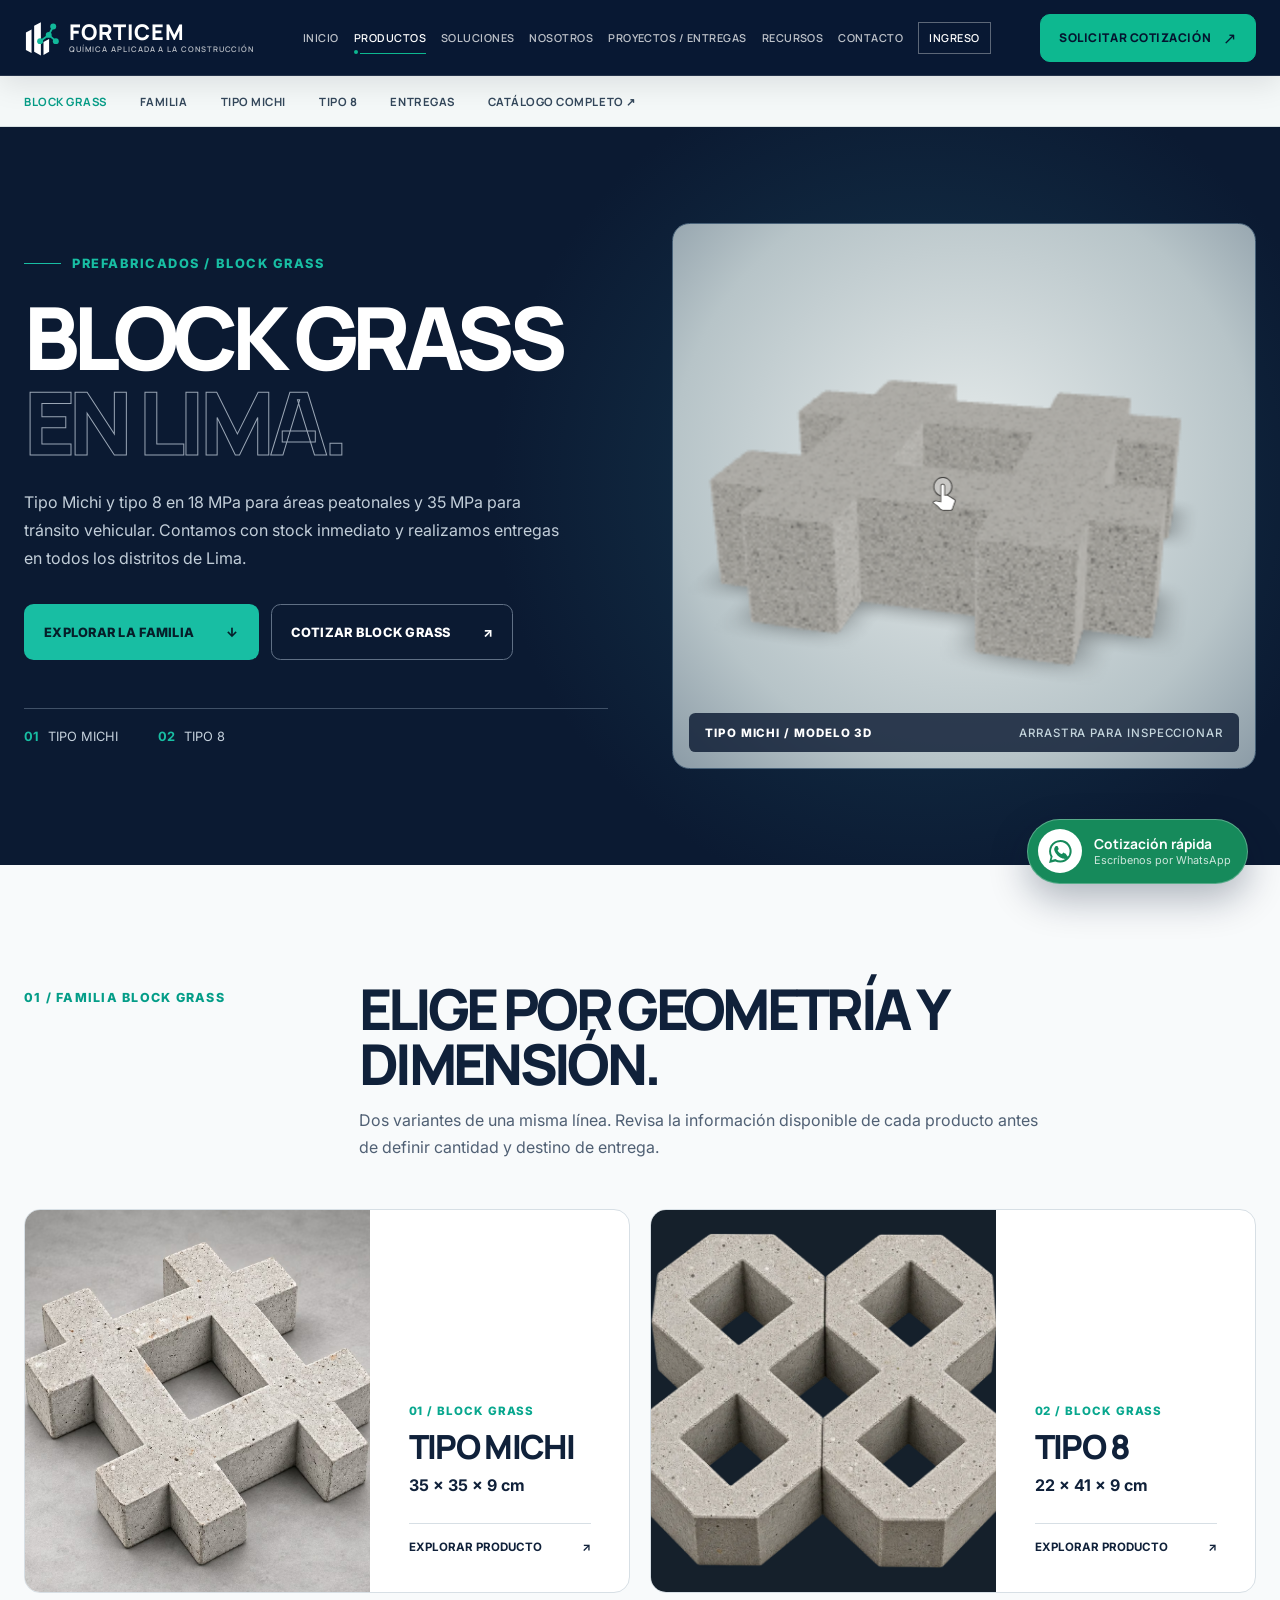
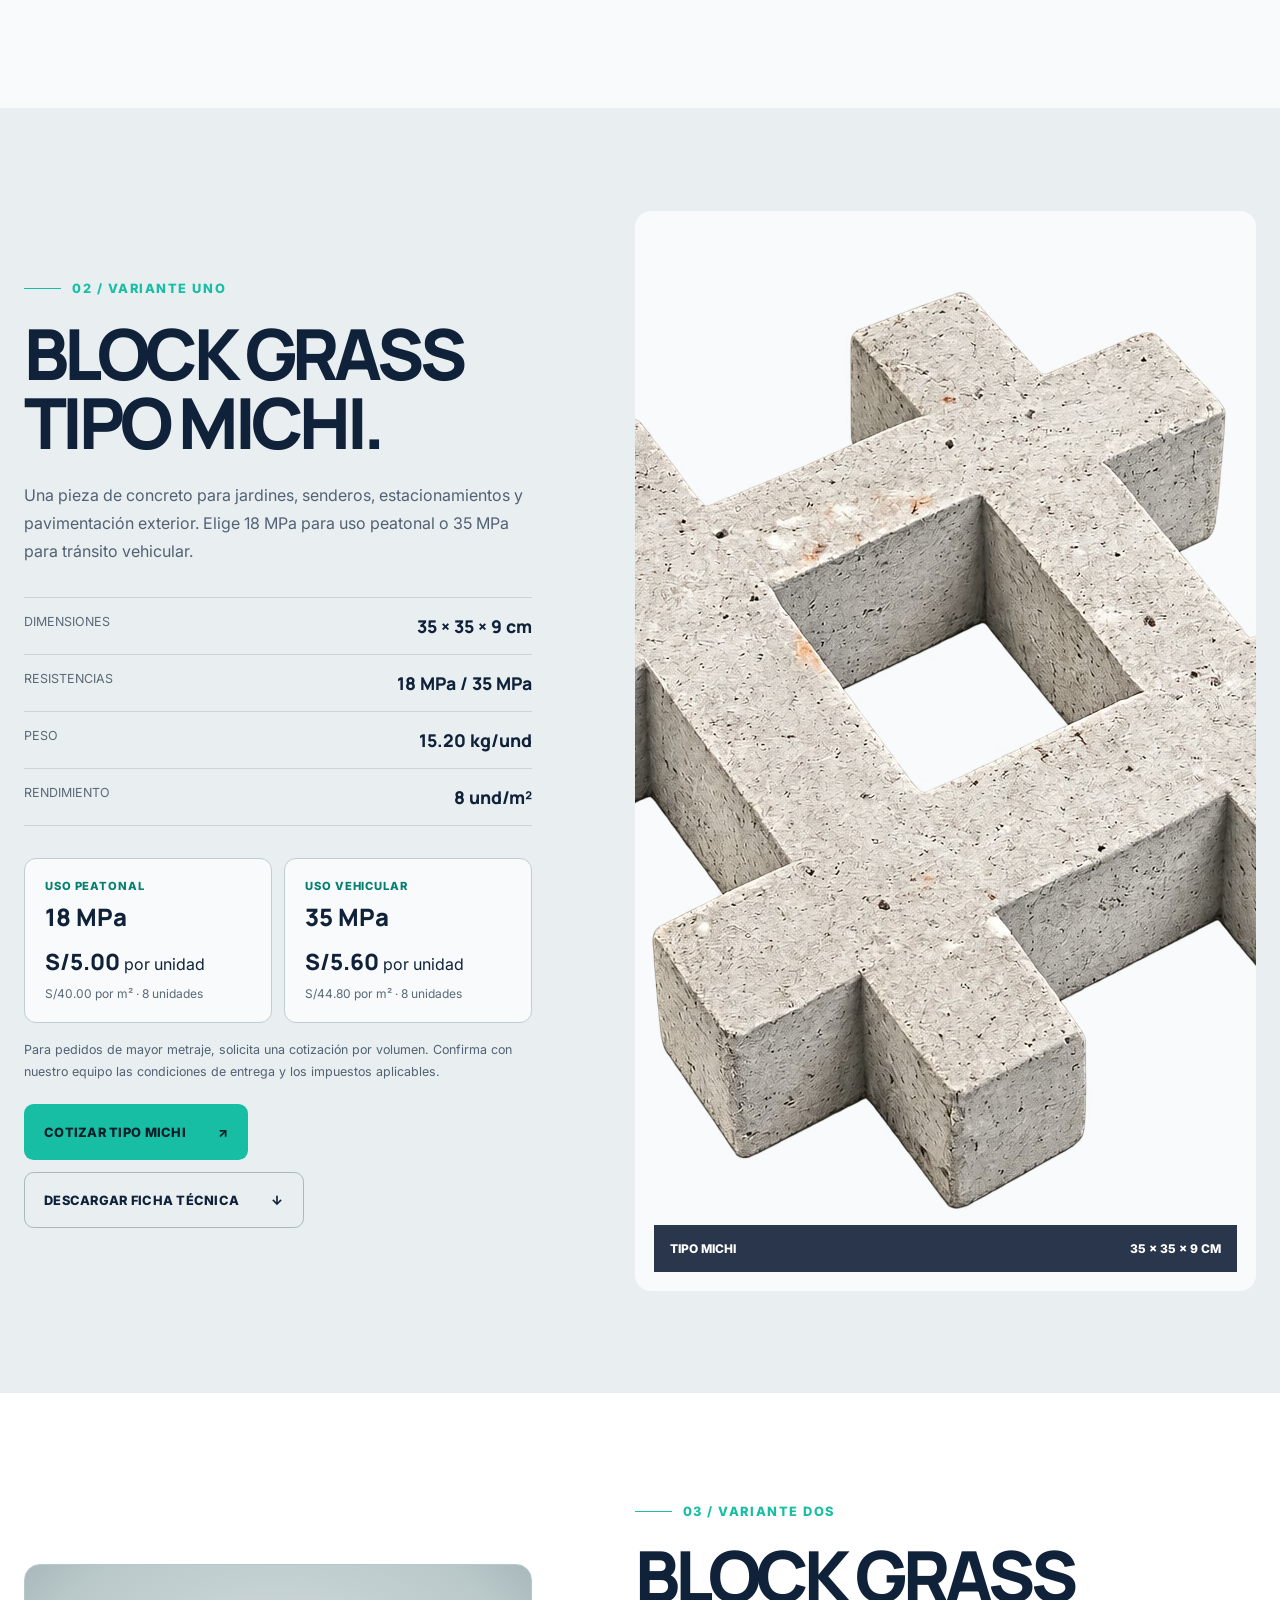
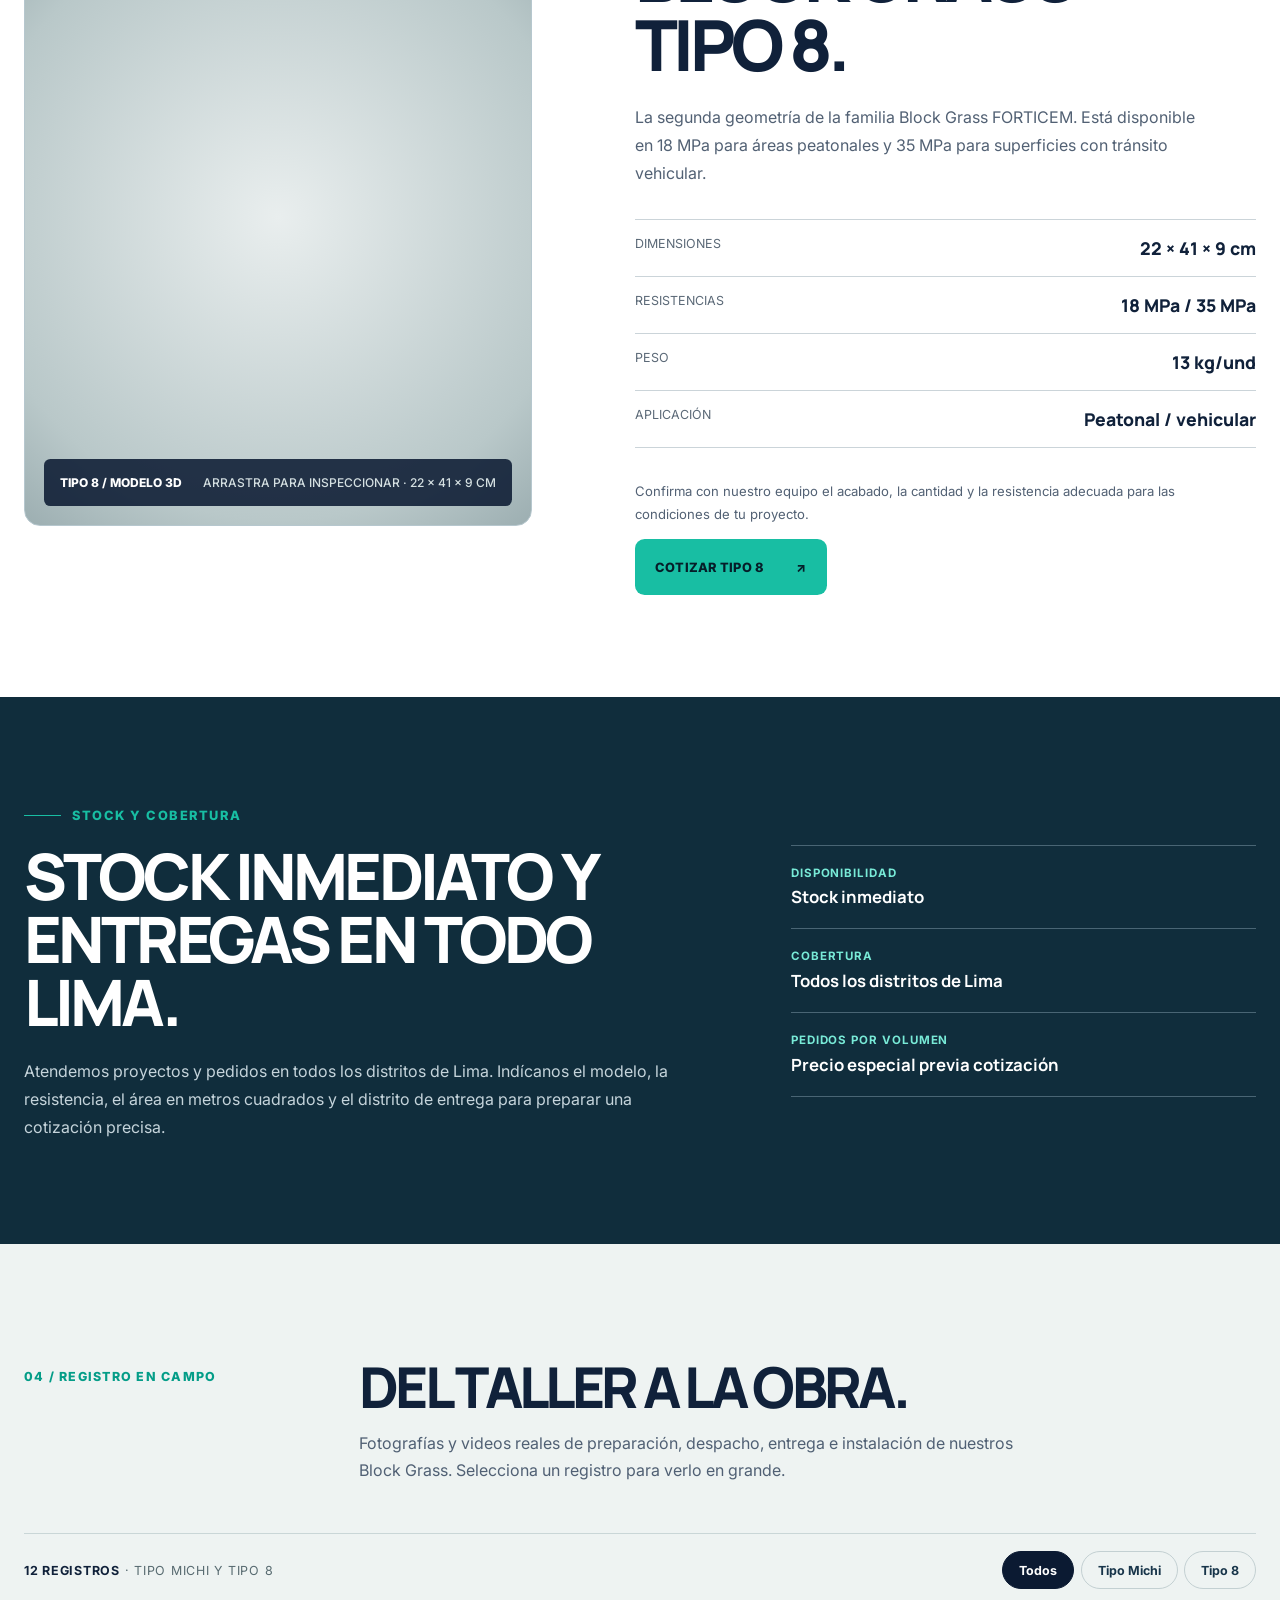
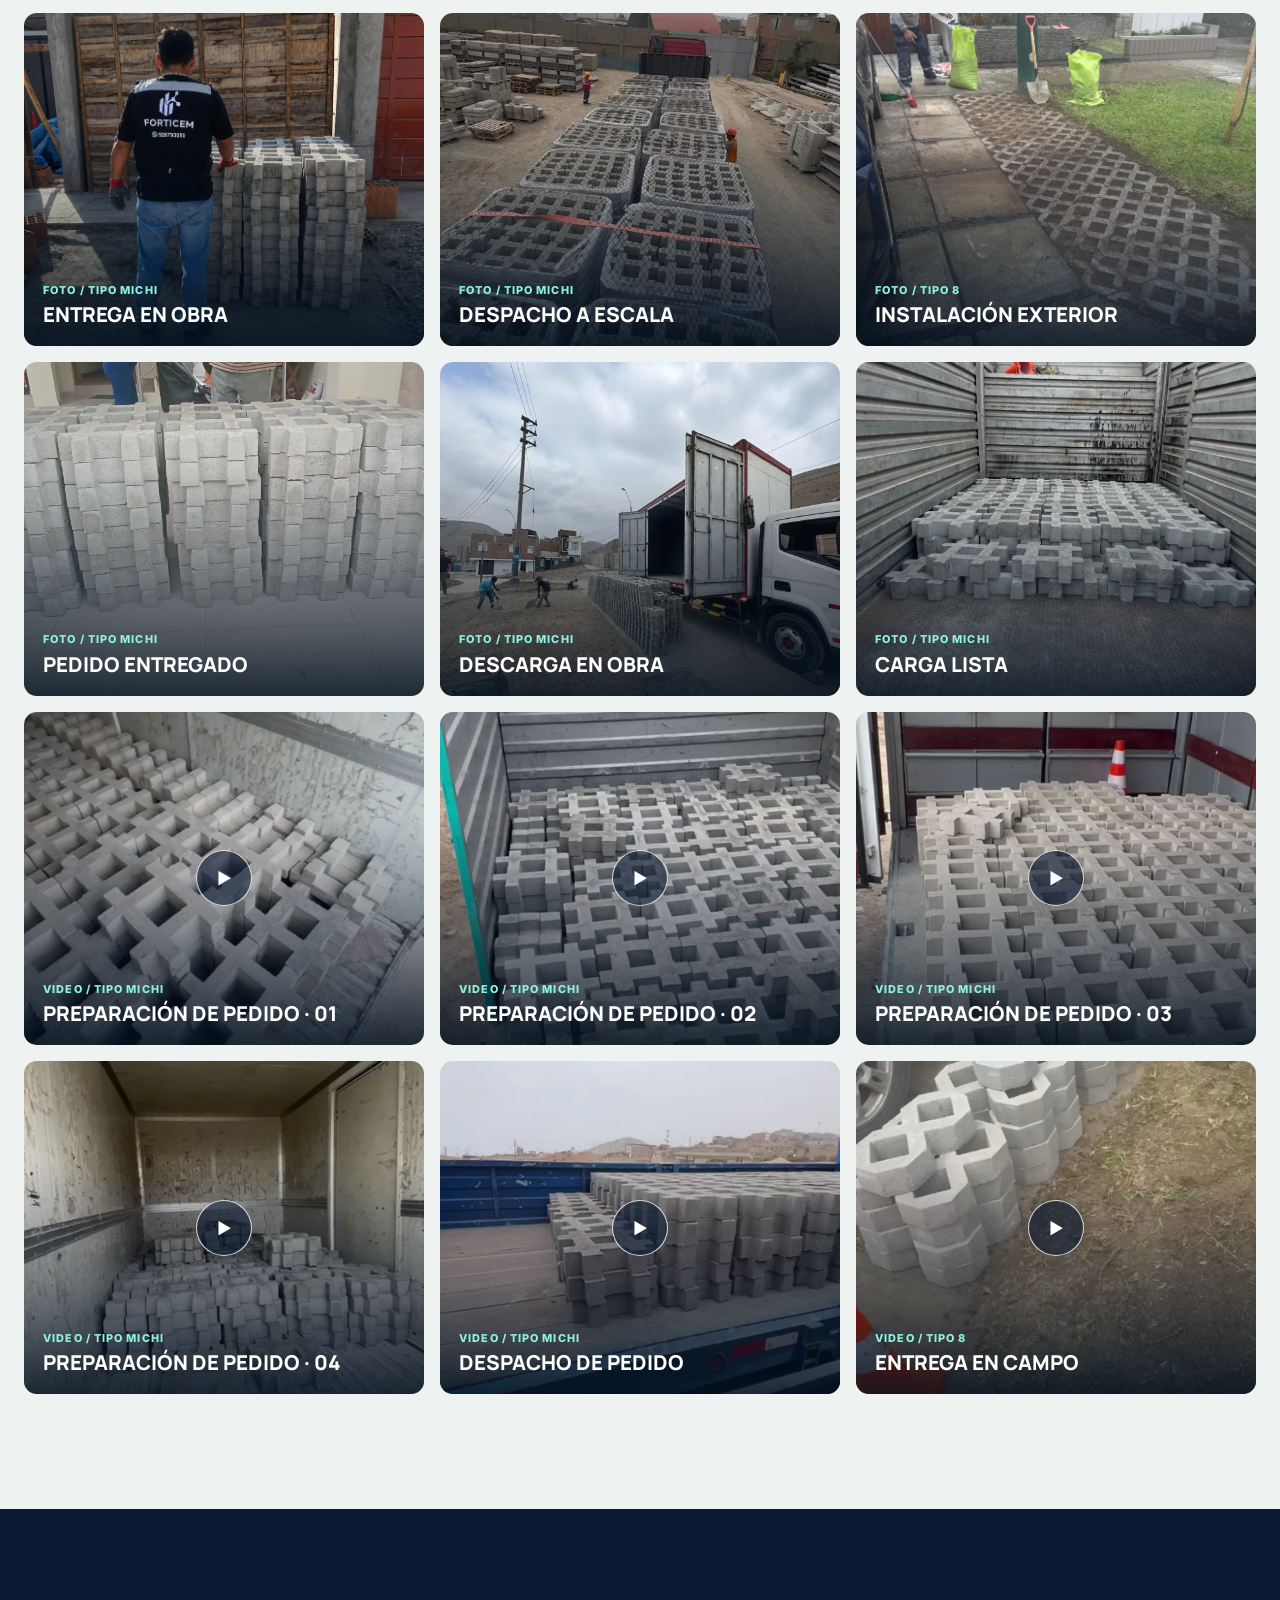
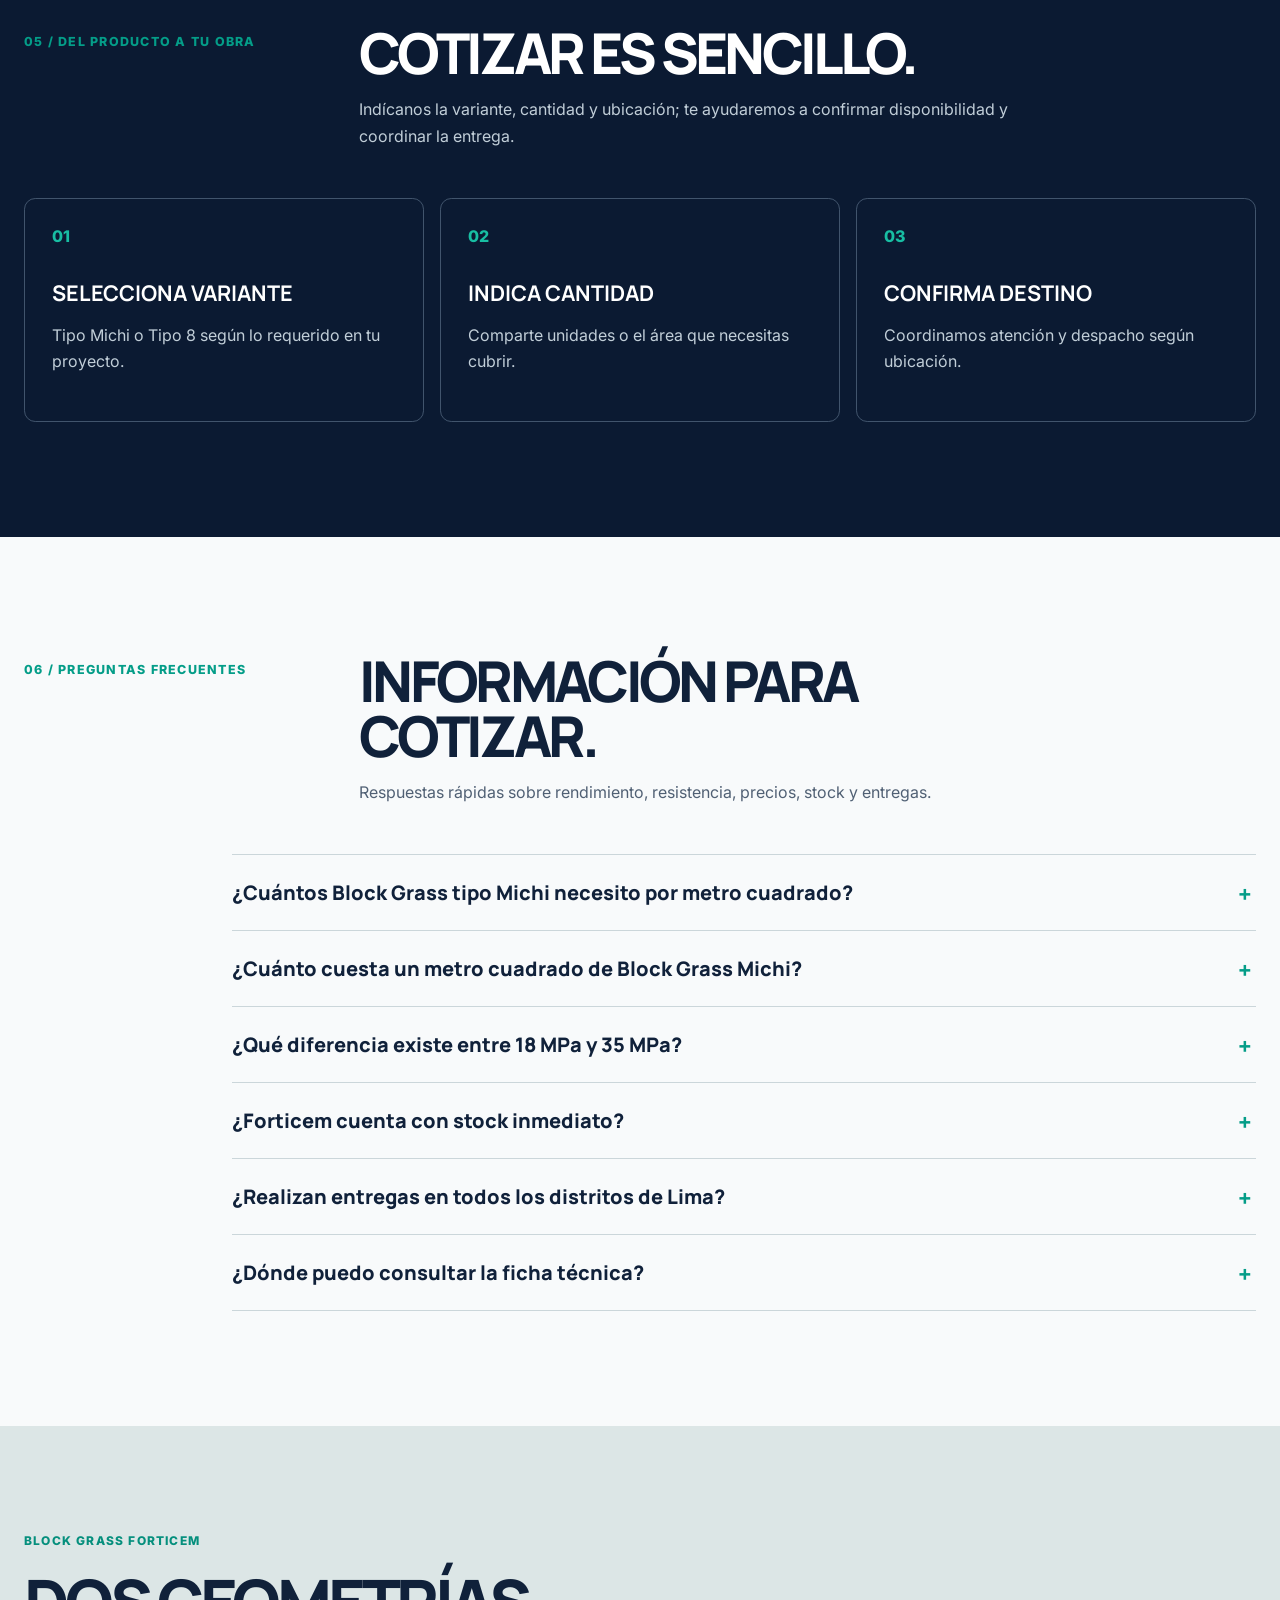
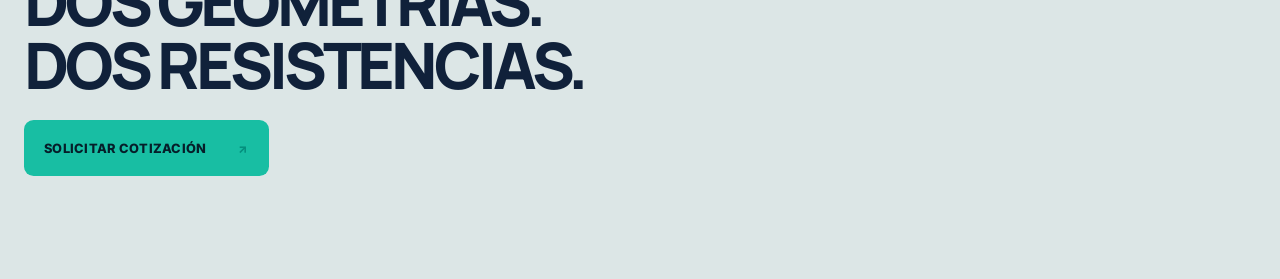
<file: productos/block-grass/index.html>
<!doctype html>
<html lang="es">
  <head>
    <meta charset="UTF-8" />
    <meta name="viewport" content="width=device-width, initial-scale=1" />
    <meta name="description" content="Block Grass Michi 35×35×9 cm: 18 MPa a S/5 y 35 MPa a S/5.60. Rinde 8 und/m², con stock inmediato y entregas en todos los distritos de Lima." />
    <meta name="theme-color" content="#0b1a32" />
    <title>Block Grass en Lima desde S/5 por unidad | FORTICEM</title>
    <link rel="canonical" href="https://forticemgroup.com/productos/block-grass/" />
    <meta property="og:type" content="website" />
    <meta property="og:site_name" content="FORTICEM" />
    <meta property="og:locale" content="es_PE" />
    <meta property="og:title" content="Block Grass en Lima desde S/5 por unidad | FORTICEM" />
    <meta property="og:description" content="Block Grass tipo Michi y tipo 8 en 18 MPa para uso peatonal y 35 MPa para uso vehicular. Stock inmediato y entregas en todo Lima." />
    <meta property="og:url" content="https://forticemgroup.com/productos/block-grass/" />
    <meta property="og:image" content="https://forticemgroup.com/assets/images/products/block-michi-studio-v3.png" />
    <meta property="og:image:type" content="image/png" />
    <meta property="og:image:width" content="1080" />
    <meta property="og:image:height" content="1080" />
    <meta property="og:image:alt" content="Block Grass tipo Michi FORTICEM" />
    <meta name="twitter:card" content="summary_large_image" />
    <meta name="twitter:title" content="Block Grass en Lima desde S/5 por unidad | FORTICEM" />
    <meta name="twitter:description" content="Block Grass FORTICEM en 18 y 35 MPa, con stock inmediato y entregas en todos los distritos de Lima." />
    <meta name="twitter:image" content="https://forticemgroup.com/assets/images/products/block-michi-studio-v3.png" />
    <link rel="icon" type="image/svg+xml" href="../../assets/brand/favicon.svg" />
    <link rel="preconnect" href="https://fonts.googleapis.com" />
    <link rel="preconnect" href="https://fonts.gstatic.com" crossorigin />
    <link href="https://fonts.googleapis.com/css2?family=Inter:wght@400;500;600&family=Manrope:wght@500;600;700;800&display=swap" rel="stylesheet" />
    <link rel="stylesheet" href="../../styles.css?v=20261020-ingreso1" />
    <link rel="stylesheet" href="../../assets/product-header.css?v=20260921-1" />
    <link rel="stylesheet" href="block-grass.css?v=20260924-1" />
    <script type="application/ld+json">
      {
        "@context": "https://schema.org",
        "@graph": [
          {
            "@type": "Organization",
            "@id": "https://forticemgroup.com/#organization",
            "name": "FORTICEM",
            "legalName": "FORTICEM S.A.C.",
            "url": "https://forticemgroup.com/",
            "logo": "https://forticemgroup.com/assets/brand/forticem-symbol-light.svg",
            "telephone": "+51 926 793 050",
            "email": "forticem.aditivos@gmail.com",
            "address": {
              "@type": "PostalAddress",
              "streetAddress": "AH Lomas de Ventanilla, Calle 9, Mz. A2, Lt. 10",
              "addressLocality": "Ventanilla",
              "addressRegion": "Callao",
              "addressCountry": "PE"
            },
            "areaServed": {
              "@type": "City",
              "name": "Lima"
            }
          },
          {
            "@type": "BreadcrumbList",
            "@id": "https://forticemgroup.com/productos/block-grass/#breadcrumb",
            "itemListElement": [
              {
                "@type": "ListItem",
                "position": 1,
                "name": "Inicio",
                "item": "https://forticemgroup.com/"
              },
              {
                "@type": "ListItem",
                "position": 2,
                "name": "Block Grass",
                "item": "https://forticemgroup.com/productos/block-grass/"
              }
            ]
          },
          {
            "@type": "ProductGroup",
            "@id": "https://forticemgroup.com/productos/block-grass/#product",
            "name": "Block Grass tipo Michi FORTICEM",
            "description": "Block Grass tipo Michi de 35 × 35 × 9 cm, disponible en 18 MPa para uso peatonal y 35 MPa para uso vehicular.",
            "url": "https://forticemgroup.com/productos/block-grass/",
            "image": "https://forticemgroup.com/assets/images/products/block-michi-studio-v3.webp",
            "brand": {
              "@type": "Brand",
              "name": "FORTICEM"
            },
            "productGroupID": "FORTICEM-BLOCK-GRASS-MICHI",
            "hasVariant": [
              {
                "@type": "Product",
                "@id": "https://forticemgroup.com/productos/block-grass/#michi-18mpa",
                "name": "Block Grass tipo Michi 18 MPa",
                "description": "Block Grass tipo Michi de 35 × 35 × 9 cm para áreas de uso peatonal.",
                "url": "https://forticemgroup.com/productos/block-grass/#michi",
                "image": "https://forticemgroup.com/assets/images/products/block-michi-studio-v3.webp",
                "brand": { "@type": "Brand", "name": "FORTICEM" },
                "size": "35 × 35 × 9 cm",
                "weight": {
                  "@type": "QuantitativeValue",
                  "value": 15.2,
                  "unitCode": "KGM"
                },
                "additionalProperty": [
                  { "@type": "PropertyValue", "name": "Resistencia", "value": "18 MPa" },
                  { "@type": "PropertyValue", "name": "Rendimiento", "value": "8 unidades por m²" },
                  { "@type": "PropertyValue", "name": "Uso recomendado", "value": "Peatonal" }
                ],
                "offers": {
                  "@type": "Offer",
                  "price": "5.00",
                  "priceCurrency": "PEN",
                  "itemCondition": "https://schema.org/NewCondition",
                  "availability": "https://schema.org/InStock",
                  "url": "https://forticemgroup.com/productos/block-grass/#michi",
                  "seller": { "@id": "https://forticemgroup.com/#organization" }
                }
              },
              {
                "@type": "Product",
                "@id": "https://forticemgroup.com/productos/block-grass/#michi-35mpa",
                "name": "Block Grass tipo Michi 35 MPa",
                "description": "Block Grass tipo Michi de 35 × 35 × 9 cm para estacionamientos y tránsito vehicular.",
                "url": "https://forticemgroup.com/productos/block-grass/#michi",
                "image": "https://forticemgroup.com/assets/images/products/block-michi-studio-v3.webp",
                "brand": { "@type": "Brand", "name": "FORTICEM" },
                "size": "35 × 35 × 9 cm",
                "weight": {
                  "@type": "QuantitativeValue",
                  "value": 15.2,
                  "unitCode": "KGM"
                },
                "additionalProperty": [
                  { "@type": "PropertyValue", "name": "Resistencia", "value": "35 MPa" },
                  { "@type": "PropertyValue", "name": "Rendimiento", "value": "8 unidades por m²" },
                  { "@type": "PropertyValue", "name": "Uso recomendado", "value": "Vehicular" }
                ],
                "offers": {
                  "@type": "Offer",
                  "price": "5.60",
                  "priceCurrency": "PEN",
                  "itemCondition": "https://schema.org/NewCondition",
                  "availability": "https://schema.org/InStock",
                  "url": "https://forticemgroup.com/productos/block-grass/#michi",
                  "seller": { "@id": "https://forticemgroup.com/#organization" }
                }
              }
            ]
          }
        ]
      }
    </script>
    <script type="module" src="../../assets/vendor/model-viewer.min.js"></script>
    <script type="module" src="../../assets/product-header.js?v=20261020-ingreso1"></script>
    <script type="module" src="block-grass.js?v=20260924-1"></script>
  </head>
  <body class="grass-page product-page">
    <a class="skip-link" href="#contenido">Saltar al contenido</a>
    <header class="site-header product-header is-scrolled" data-product-header>
      <div class="site-header__inner container">
        <a class="brand" href="../../#inicio" aria-label="FORTICEM, volver al inicio">
          <img class="brand__symbol" src="../../assets/brand/forticem-symbol-light.svg" width="36" height="42" alt="" />
          <span class="brand__wordmark"><span class="brand__name">FORTICEM</span><span class="brand__descriptor">Química aplicada a la construcción</span></span>
        </a>
        <nav class="desktop-nav" aria-label="Navegación principal">
          <a class="nav-link" href="../../#inicio">Inicio</a>
          <a class="nav-link is-active" href="../../#productos" aria-current="page">Productos</a>
          <a class="nav-link" href="../../#soluciones">Soluciones</a>
          <a class="nav-link" href="../../#confianza-operativa">Nosotros</a>
          <a class="nav-link" href="../../#entregas">Proyectos / Entregas</a>
          <a class="nav-link" href="../../#block-michi-tecnico">Recursos</a>
          <a class="nav-link" href="../../#cotizacion">Contacto</a>
          <a class="nav-link nav-link--entry" href="/ingreso/">Ingreso</a>
        </nav>
        <a class="quote-cta quote-cta--desktop" href="../../#cotizacion">Solicitar cotización <span class="quote-cta__arrow" aria-hidden="true">↗</span></a>
        <button class="menu-toggle" type="button" aria-expanded="false" aria-controls="product-mobile-navigation" aria-label="Abrir menú" data-product-toggle>
          <span class="menu-toggle__label">Menú</span><span class="menu-toggle__icon" aria-hidden="true"><i></i><i></i></span>
        </button>
      </div>
    </header>
    <div class="mobile-nav" id="product-mobile-navigation" data-product-menu hidden>
      <div class="mobile-nav__backdrop" data-product-close></div>
      <nav class="mobile-nav__panel" aria-label="Navegación móvil">
        <div class="mobile-nav__top"><span class="mobile-nav__section-label">Navegación</span><button class="mobile-nav__close" type="button" aria-label="Cerrar menú" data-product-close><span aria-hidden="true"></span></button></div>
        <div class="mobile-nav__links">
          <a class="mobile-nav__link" href="../../#inicio">Inicio</a>
          <a class="mobile-nav__link is-active" href="../../#productos" aria-current="page">Productos</a>
          <a class="mobile-nav__link" href="../../#soluciones">Soluciones</a>
          <a class="mobile-nav__link" href="../../#confianza-operativa">Nosotros</a>
          <a class="mobile-nav__link" href="../../#entregas">Proyectos / Entregas</a>
          <a class="mobile-nav__link" href="../../#block-michi-tecnico">Recursos</a>
          <a class="mobile-nav__link" href="../../#cotizacion">Contacto</a>
          <a class="mobile-nav__link mobile-nav__link--entry" href="/ingreso/">Ingreso</a>
        </div>
        <div class="mobile-nav__footer"><a class="quote-cta quote-cta--mobile" href="../../#cotizacion">Solicitar cotización <span class="quote-cta__arrow" aria-hidden="true">↗</span></a><p>Prefabricados, aditivos y soluciones técnicas para construcción.</p></div>
      </nav>
    </div>

    <main id="contenido">
      <nav class="product-section-nav" aria-label="Secciones de Block Grass">
        <div class="container product-section-nav__inner"><span>Block Grass</span><a href="#familia">Familia</a><a href="#michi">Tipo Michi</a><a href="#tipo-8">Tipo 8</a><a href="#entregas-block-grass">Entregas</a><a href="../../#productos">Catálogo completo ↗</a></div>
      </nav>
      <section class="grass-hero" aria-labelledby="grass-title">
        <div class="grass-hero__inner container">
          <div class="grass-hero__copy">
            <span class="grass-kicker"><i aria-hidden="true"></i> Prefabricados / Block Grass</span>
            <h1 id="grass-title">Block Grass<br /><em>en Lima.</em></h1>
            <p>Tipo Michi y tipo 8 en 18 MPa para áreas peatonales y 35 MPa para tránsito vehicular. Contamos con stock inmediato y realizamos entregas en todos los distritos de Lima.</p>
            <div class="grass-hero__actions">
              <a class="grass-button grass-button--primary" href="#familia">Explorar la familia <span aria-hidden="true">↓</span></a>
              <a class="grass-button grass-button--outline" data-grass-quote href="https://wa.me/51926793050">Cotizar Block Grass <span aria-hidden="true">↗</span></a>
            </div>
            <div class="grass-hero__index" aria-label="Variantes disponibles">
              <span><strong>01</strong> Tipo Michi</span>
              <span><strong>02</strong> Tipo 8</span>
            </div>
          </div>
          <figure class="grass-hero__visual">
            <model-viewer
              src="../../assets/models/block-michi-v1.glb"
              poster="../../assets/images/products/block-michi-studio-v3.webp"
              alt="Modelo tridimensional interactivo del Block Grass tipo Michi FORTICEM"
              camera-controls
              auto-rotate
              auto-rotate-delay="0"
              rotation-per-second="7deg"
              camera-orbit="35deg 67deg 125%"
              shadow-intensity="0.8"
              exposure="1.05"
              loading="eager"
              reveal="auto"
            ></model-viewer>
            <figcaption><span>Tipo Michi / Modelo 3D</span><small>Arrastra para inspeccionar</small></figcaption>
          </figure>
        </div>
      </section>

      <section class="grass-family" id="familia" aria-labelledby="family-title">
        <div class="container">
          <div class="grass-section-heading">
            <span>01 / Familia Block Grass</span>
            <div><h2 id="family-title">Elige por geometría y dimensión.</h2><p>Dos variantes de una misma línea. Revisa la información disponible de cada producto antes de definir cantidad y destino de entrega.</p></div>
          </div>
          <div class="grass-family__grid">
            <a class="grass-family__card grass-family__card--michi" href="#michi" aria-label="Ver detalles del Block Grass tipo Michi">
              <div class="grass-family__image">
                <picture>
                  <source type="image/avif" srcset="../../assets/images/products/block-michi-studio-v3.avif" />
                  <source type="image/webp" srcset="../../assets/images/products/block-michi-studio-v3.webp" />
                  <img src="../../assets/images/products/block-michi-studio-v3.png" width="1080" height="1080" alt="Block Grass tipo Michi FORTICEM en fotografía de estudio" loading="lazy" />
                </picture>
              </div>
              <div class="grass-family__card-copy"><span>01 / Block Grass</span><h3>Tipo Michi</h3><p>35 × 35 × 9 cm</p><strong>Explorar producto <span aria-hidden="true">↗</span></strong></div>
            </a>
            <a class="grass-family__card grass-family__card--eight" href="#tipo-8" aria-label="Ver detalles del Block Grass tipo 8">
              <div class="grass-family__reference"><img src="../../assets/images/products/block-grass-tipo-8-reference.webp" width="1536" height="1024" alt="Referencia visual de piezas Block Grass tipo 8 con dos aberturas romboidales" loading="lazy" /></div>
              <div class="grass-family__card-copy"><span>02 / Block Grass</span><h3>Tipo 8</h3><p>22 × 41 × 9 cm</p><strong>Explorar producto <span aria-hidden="true">↗</span></strong></div>
            </a>
          </div>
        </div>
      </section>

      <section class="grass-detail grass-detail--michi" id="michi" aria-labelledby="michi-title">
        <div class="container grass-detail__grid">
          <div class="grass-detail__copy">
            <span class="grass-kicker"><i aria-hidden="true"></i> 02 / Variante uno</span>
            <h2 id="michi-title">Block Grass<br />tipo Michi.</h2>
            <p>Una pieza de concreto para jardines, senderos, estacionamientos y pavimentación exterior. Elige 18 MPa para uso peatonal o 35 MPa para tránsito vehicular.</p>
            <dl class="grass-specs" aria-label="Especificaciones del Block Grass tipo Michi">
              <div><dt>Dimensiones</dt><dd>35 × 35 × 9 cm</dd></div>
              <div><dt>Resistencias</dt><dd>18 MPa / 35 MPa</dd></div>
              <div><dt>Peso</dt><dd>15.20 kg/und</dd></div>
              <div><dt>Rendimiento</dt><dd>8 und/m²</dd></div>
            </dl>
            <div class="grass-prices" aria-label="Precios del Block Grass tipo Michi">
              <article><span>Uso peatonal</span><strong>18 MPa</strong><p><b>S/5.00</b> por unidad</p><small>S/40.00 por m² · 8 unidades</small></article>
              <article><span>Uso vehicular</span><strong>35 MPa</strong><p><b>S/5.60</b> por unidad</p><small>S/44.80 por m² · 8 unidades</small></article>
            </div>
            <p class="grass-price-note">Para pedidos de mayor metraje, solicita una cotización por volumen. Confirma con nuestro equipo las condiciones de entrega y los impuestos aplicables.</p>
            <div class="grass-detail__actions">
              <a class="grass-button grass-button--primary" data-grass-quote="Tipo Michi" href="https://wa.me/51926793050">Cotizar Tipo Michi <span aria-hidden="true">↗</span></a>
              <a class="grass-button grass-button--download" href="../../assets/documents/ficha-tecnica-block-grass-michi-forticem.pdf" target="_blank" rel="noopener">Descargar ficha técnica <span aria-hidden="true">↓</span></a>
            </div>
          </div>
          <figure class="grass-detail__photo"><picture><source type="image/avif" srcset="../../assets/images/products/block-michi-render-v2.avif" /><source type="image/webp" srcset="../../assets/images/products/block-michi-render-v2.webp" /><img src="../../assets/images/products/block-michi-render-v2.png" width="1080" height="1080" alt="Render en perspectiva del Block Grass tipo Michi" loading="lazy" /></picture><figcaption>Tipo Michi <span>35 × 35 × 9 cm</span></figcaption></figure>
        </div>
      </section>

      <section class="grass-detail grass-detail--eight" id="tipo-8" aria-labelledby="eight-title">
        <div class="container grass-detail__grid">
          <div class="grass-detail__copy">
            <span class="grass-kicker"><i aria-hidden="true"></i> 03 / Variante dos</span>
            <h2 id="eight-title">Block Grass<br />tipo 8.</h2>
            <p>La segunda geometría de la familia Block Grass FORTICEM. Está disponible en 18 MPa para áreas peatonales y 35 MPa para superficies con tránsito vehicular.</p>
            <dl class="grass-specs" aria-label="Especificaciones del Block Grass tipo 8">
              <div><dt>Dimensiones</dt><dd>22 × 41 × 9 cm</dd></div>
              <div><dt>Resistencias</dt><dd>18 MPa / 35 MPa</dd></div>
              <div><dt>Peso</dt><dd>13 kg/und</dd></div>
              <div><dt>Aplicación</dt><dd>Peatonal / vehicular</dd></div>
            </dl>
            <p class="grass-detail__note">Confirma con nuestro equipo el acabado, la cantidad y la resistencia adecuada para las condiciones de tu proyecto.</p>
            <a class="grass-button grass-button--primary" data-grass-quote="Tipo 8" href="https://wa.me/51926793050">Cotizar Tipo 8 <span aria-hidden="true">↗</span></a>
          </div>
          <figure class="grass-detail__model">
            <model-viewer
              src="../../assets/models/block-grass-tipo-8-v1.glb?v=2"
              poster="../../assets/images/products/block-grass-tipo-8-reference.webp"
              alt="Modelo 3D interactivo de una pieza Block Grass tipo 8 FORTICEM, con dos aberturas romboidales"
              camera-controls
              auto-rotate
              auto-rotate-delay="0"
              rotation-per-second="4deg"
              camera-orbit="0deg 15deg 145%"
              shadow-intensity="0.9"
              exposure="0.9"
              loading="lazy"
              reveal="auto"
            ></model-viewer>
            <figcaption><span>Tipo 8 / Modelo 3D</span><small>Arrastra para inspeccionar · 22 × 41 × 9 cm</small></figcaption>
          </figure>
        </div>
      </section>

      <section class="grass-availability" aria-labelledby="availability-title">
        <div class="container grass-availability__grid">
          <div>
            <span class="grass-kicker"><i aria-hidden="true"></i> Stock y cobertura</span>
            <h2 id="availability-title">Stock inmediato y entregas en todo Lima.</h2>
            <p>Atendemos proyectos y pedidos en todos los distritos de Lima. Indícanos el modelo, la resistencia, el área en metros cuadrados y el distrito de entrega para preparar una cotización precisa.</p>
          </div>
          <ul>
            <li><strong>Disponibilidad</strong><span>Stock inmediato</span></li>
            <li><strong>Cobertura</strong><span>Todos los distritos de Lima</span></li>
            <li><strong>Pedidos por volumen</strong><span>Precio especial previa cotización</span></li>
          </ul>
        </div>
      </section>

      <section class="grass-gallery" id="entregas-block-grass" aria-labelledby="gallery-title">
        <div class="container">
          <div class="grass-section-heading">
            <span>04 / Registro en campo</span>
            <div>
              <h2 id="gallery-title">Del taller a la obra.</h2>
              <p>Fotografías y videos reales de preparación, despacho, entrega e instalación de nuestros Block Grass. Selecciona un registro para verlo en grande.</p>
            </div>
          </div>
          <div class="grass-gallery__toolbar">
            <p><strong data-gallery-total>12 registros</strong> · Tipo Michi y Tipo 8</p>
            <div class="grass-gallery__filters" role="group" aria-label="Filtrar galería por variante">
              <button type="button" class="is-active" data-gallery-filter="all" aria-pressed="true">Todos</button>
              <button type="button" data-gallery-filter="michi" aria-pressed="false">Tipo Michi</button>
              <button type="button" data-gallery-filter="tipo8" aria-pressed="false">Tipo 8</button>
            </div>
          </div>
          <div class="grass-gallery__grid">
            <button class="grass-gallery__card" type="button" data-gallery-category="michi" data-gallery-type="image" data-gallery-src="../../assets/images/block-grass-entregas/entrega-vivienda.jpeg" data-gallery-title="Entrega en obra · Tipo Michi" aria-label="Ampliar foto: entrega en obra de Block Grass tipo Michi">
              <img src="../../assets/images/block-grass-entregas/entrega-vivienda-thumb.webp" alt="Integrante de FORTICEM junto a Block Grass tipo Michi entregados en una obra" loading="lazy" />
              <span class="grass-gallery__card-info"><small>Foto / Tipo Michi</small><strong>Entrega en obra</strong></span>
            </button>
            <button class="grass-gallery__card" type="button" data-gallery-category="michi" data-gallery-type="image" data-gallery-src="../../assets/images/block-grass-entregas/entrega-trailer.jpeg" data-gallery-title="Despacho a escala · Tipo Michi" aria-label="Ampliar foto: despacho de Block Grass tipo Michi en tráiler">
              <img src="../../assets/images/block-grass-entregas/entrega-trailer-thumb.webp" alt="Pallets de Block Grass tipo Michi asegurados en un tráiler para despacho" loading="lazy" />
              <span class="grass-gallery__card-info"><small>Foto / Tipo Michi</small><strong>Despacho a escala</strong></span>
            </button>
            <button class="grass-gallery__card" type="button" data-gallery-category="tipo8" data-gallery-type="image" data-gallery-src="../../assets/images/block-grass-entregas/instalacion-block-tipo8.jpeg" data-gallery-title="Instalación exterior · Tipo 8" aria-label="Ampliar foto: Block Grass tipo 8 instalado en acceso exterior">
              <img src="../../assets/images/block-grass-entregas/instalacion-block-tipo8-thumb.webp" alt="Block Grass tipo 8 instalado en un acceso exterior junto a un jardín" loading="lazy" />
              <span class="grass-gallery__card-info"><small>Foto / Tipo 8</small><strong>Instalación exterior</strong></span>
            </button>
            <button class="grass-gallery__card" type="button" data-gallery-category="michi" data-gallery-type="image" data-gallery-src="../../assets/images/block-grass-entregas/pedido-michis3.jpeg" data-gallery-title="Pedido entregado · Tipo Michi" aria-label="Ampliar foto: pedido de Block Grass tipo Michi entregado">
              <img src="../../assets/images/block-grass-entregas/pedido-michis3-thumb.webp" alt="Bloques tipo Michi apilados tras la entrega de un pedido" loading="lazy" />
              <span class="grass-gallery__card-info"><small>Foto / Tipo Michi</small><strong>Pedido entregado</strong></span>
            </button>
            <button class="grass-gallery__card" type="button" data-gallery-category="michi" data-gallery-type="image" data-gallery-src="../../assets/images/block-grass-entregas/entrega-5to-sector.jpeg" data-gallery-title="Descarga en obra · Tipo Michi" aria-label="Ampliar foto: descarga de Block Grass tipo Michi en obra">
              <img src="../../assets/images/block-grass-entregas/entrega-5to-sector-thumb.webp" alt="Camión y pilas de Block Grass tipo Michi durante una entrega en obra" loading="lazy" />
              <span class="grass-gallery__card-info"><small>Foto / Tipo Michi</small><strong>Descarga en obra</strong></span>
            </button>
            <button class="grass-gallery__card" type="button" data-gallery-category="michi" data-gallery-type="image" data-gallery-src="../../assets/images/block-grass-entregas/pedido-michis2.jpeg" data-gallery-title="Carga lista · Tipo Michi" aria-label="Ampliar foto: carga de Block Grass tipo Michi en camión">
              <img src="../../assets/images/block-grass-entregas/pedido-michis2-thumb.webp" alt="Block Grass tipo Michi acomodados en la plataforma de un camión" loading="lazy" />
              <span class="grass-gallery__card-info"><small>Foto / Tipo Michi</small><strong>Carga lista</strong></span>
            </button>
            <button class="grass-gallery__card grass-gallery__card--video" type="button" data-gallery-category="michi" data-gallery-type="video" data-gallery-src="../../assets/videos/block-grass-entregas/pedido-michis7.mp4" data-gallery-title="Preparación de pedido · Registro 01" data-gallery-poster="../../assets/images/block-grass-entregas/pedido-michis7-poster.webp" aria-label="Reproducir video: preparación de pedido tipo Michi, registro 1">
              <img src="../../assets/images/block-grass-entregas/pedido-michis7-poster.webp" alt="Fotograma de Block Grass tipo Michi apilados para transporte" loading="lazy" />
              <span class="grass-gallery__play" aria-hidden="true">▶</span><span class="grass-gallery__card-info"><small>Video / Tipo Michi</small><strong>Preparación de pedido · 01</strong></span>
            </button>
            <button class="grass-gallery__card grass-gallery__card--video" type="button" data-gallery-category="michi" data-gallery-type="video" data-gallery-src="../../assets/videos/block-grass-entregas/pedido-michis6.mp4" data-gallery-title="Preparación de pedido · Registro 02" data-gallery-poster="../../assets/images/block-grass-entregas/pedido-michis6-poster.webp" aria-label="Reproducir video: preparación de pedido tipo Michi, registro 2">
              <img src="../../assets/images/block-grass-entregas/pedido-michis6-poster.webp" alt="Fotograma de una carga de Block Grass tipo Michi" loading="lazy" />
              <span class="grass-gallery__play" aria-hidden="true">▶</span><span class="grass-gallery__card-info"><small>Video / Tipo Michi</small><strong>Preparación de pedido · 02</strong></span>
            </button>
            <button class="grass-gallery__card grass-gallery__card--video" type="button" data-gallery-category="michi" data-gallery-type="video" data-gallery-src="../../assets/videos/block-grass-entregas/pedido-michis5.mp4" data-gallery-title="Preparación de pedido · Registro 03" data-gallery-poster="../../assets/images/block-grass-entregas/pedido-michis5-poster.webp" aria-label="Reproducir video: preparación de pedido tipo Michi, registro 3">
              <img src="../../assets/images/block-grass-entregas/pedido-michis5-poster.webp" alt="Fotograma de piezas tipo Michi acomodadas para despacho" loading="lazy" />
              <span class="grass-gallery__play" aria-hidden="true">▶</span><span class="grass-gallery__card-info"><small>Video / Tipo Michi</small><strong>Preparación de pedido · 03</strong></span>
            </button>
            <button class="grass-gallery__card grass-gallery__card--video" type="button" data-gallery-category="michi" data-gallery-type="video" data-gallery-src="../../assets/videos/block-grass-entregas/pedido-michis4.mp4" data-gallery-title="Preparación de pedido · Registro 04" data-gallery-poster="../../assets/images/block-grass-entregas/pedido-michis4-poster.webp" aria-label="Reproducir video: preparación de pedido tipo Michi, registro 4">
              <img src="../../assets/images/block-grass-entregas/pedido-michis4-poster.webp" alt="Fotograma de un camión con piezas tipo Michi" loading="lazy" />
              <span class="grass-gallery__play" aria-hidden="true">▶</span><span class="grass-gallery__card-info"><small>Video / Tipo Michi</small><strong>Preparación de pedido · 04</strong></span>
            </button>
            <button class="grass-gallery__card grass-gallery__card--video" type="button" data-gallery-category="michi" data-gallery-type="video" data-gallery-src="../../assets/videos/block-grass-entregas/pedido-michis3.mp4" data-gallery-title="Despacho de pedido · Tipo Michi" data-gallery-poster="../../assets/images/block-grass-entregas/pedido-michis3-poster.webp" aria-label="Reproducir video: despacho de Block Grass tipo Michi">
              <img src="../../assets/images/block-grass-entregas/pedido-michis3-poster.webp" alt="Fotograma de Block Grass tipo Michi cargados en un camión" loading="lazy" />
              <span class="grass-gallery__play" aria-hidden="true">▶</span><span class="grass-gallery__card-info"><small>Video / Tipo Michi</small><strong>Despacho de pedido</strong></span>
            </button>
            <button class="grass-gallery__card grass-gallery__card--video" type="button" data-gallery-category="tipo8" data-gallery-type="video" data-gallery-src="../../assets/videos/block-grass-entregas/entrega-tipo8.mp4" data-gallery-title="Entrega en campo · Tipo 8" data-gallery-poster="../../assets/images/block-grass-entregas/entrega-tipo8-poster.webp" aria-label="Reproducir video: entrega de Block Grass tipo 8">
              <img src="../../assets/images/block-grass-entregas/entrega-tipo8-poster.webp" alt="Fotograma de piezas Block Grass tipo 8 entregadas en campo" loading="lazy" />
              <span class="grass-gallery__play" aria-hidden="true">▶</span><span class="grass-gallery__card-info"><small>Video / Tipo 8</small><strong>Entrega en campo</strong></span>
            </button>
          </div>
        </div>
      </section>

      <dialog class="grass-gallery__dialog" aria-label="Visor de la galería de Block Grass">
        <div class="grass-gallery__dialog-top"><span class="grass-gallery__dialog-count"></span><button type="button" class="grass-gallery__close" aria-label="Cerrar galería">Cerrar <span aria-hidden="true">×</span></button></div>
        <div class="grass-gallery__stage"></div>
        <div class="grass-gallery__dialog-bottom"><button type="button" class="grass-gallery__previous" aria-label="Ver registro anterior">←</button><p class="grass-gallery__dialog-title"></p><button type="button" class="grass-gallery__next" aria-label="Ver registro siguiente">→</button></div>
      </dialog>

      <section class="grass-steps" aria-labelledby="steps-title">
        <div class="container">
          <div class="grass-section-heading"><span>05 / Del producto a tu obra</span><div><h2 id="steps-title">Cotizar es sencillo.</h2><p>Indícanos la variante, cantidad y ubicación; te ayudaremos a confirmar disponibilidad y coordinar la entrega.</p></div></div>
          <ol><li><span>01</span><strong>Selecciona variante</strong><p>Tipo Michi o Tipo 8 según lo requerido en tu proyecto.</p></li><li><span>02</span><strong>Indica cantidad</strong><p>Comparte unidades o el área que necesitas cubrir.</p></li><li><span>03</span><strong>Confirma destino</strong><p>Coordinamos atención y despacho según ubicación.</p></li></ol>
        </div>
      </section>

      <section class="grass-faq" aria-labelledby="faq-title">
        <div class="container">
          <div class="grass-section-heading">
            <span>06 / Preguntas frecuentes</span>
            <div><h2 id="faq-title">Información para cotizar.</h2><p>Respuestas rápidas sobre rendimiento, resistencia, precios, stock y entregas.</p></div>
          </div>
          <div class="grass-faq__list">
            <details><summary>¿Cuántos Block Grass tipo Michi necesito por metro cuadrado?</summary><p>Se requieren aproximadamente 8 unidades por metro cuadrado.</p></details>
            <details><summary>¿Cuánto cuesta un metro cuadrado de Block Grass Michi?</summary><p>El Michi de 18 MPa cuesta S/40.00 por m² y el de 35 MPa cuesta S/44.80 por m², calculados con 8 unidades. Para compras de mayor metraje, solicita una cotización por volumen.</p></details>
            <details><summary>¿Qué diferencia existe entre 18 MPa y 35 MPa?</summary><p>La resistencia de 18 MPa está destinada a áreas de uso peatonal. La de 35 MPa se recomienda para estacionamientos y superficies con tránsito vehicular.</p></details>
            <details><summary>¿Forticem cuenta con stock inmediato?</summary><p>Sí. Contamos con stock inmediato de Block Grass. La disponibilidad por modelo y resistencia se confirma al momento de cotizar.</p></details>
            <details><summary>¿Realizan entregas en todos los distritos de Lima?</summary><p>Sí. Atendemos todos los distritos de Lima. Comparte la ubicación y cantidad requerida para calcular la entrega.</p></details>
            <details><summary>¿Dónde puedo consultar la ficha técnica?</summary><p>La ficha técnica del Block Grass tipo Michi se puede descargar directamente desde esta página. Para documentación adicional, solicítala a nuestro equipo comercial.</p></details>
          </div>
        </div>
      </section>

      <section class="grass-final" aria-labelledby="final-title"><div class="container"><span>Block Grass FORTICEM</span><h2 id="final-title">Dos geometrías.<br />Dos resistencias.</h2><a class="grass-button grass-button--primary" data-grass-quote href="https://wa.me/51926793050">Solicitar cotización <span aria-hidden="true">↗</span></a></div></section>
    </main>
  </body>
</html>
</file>
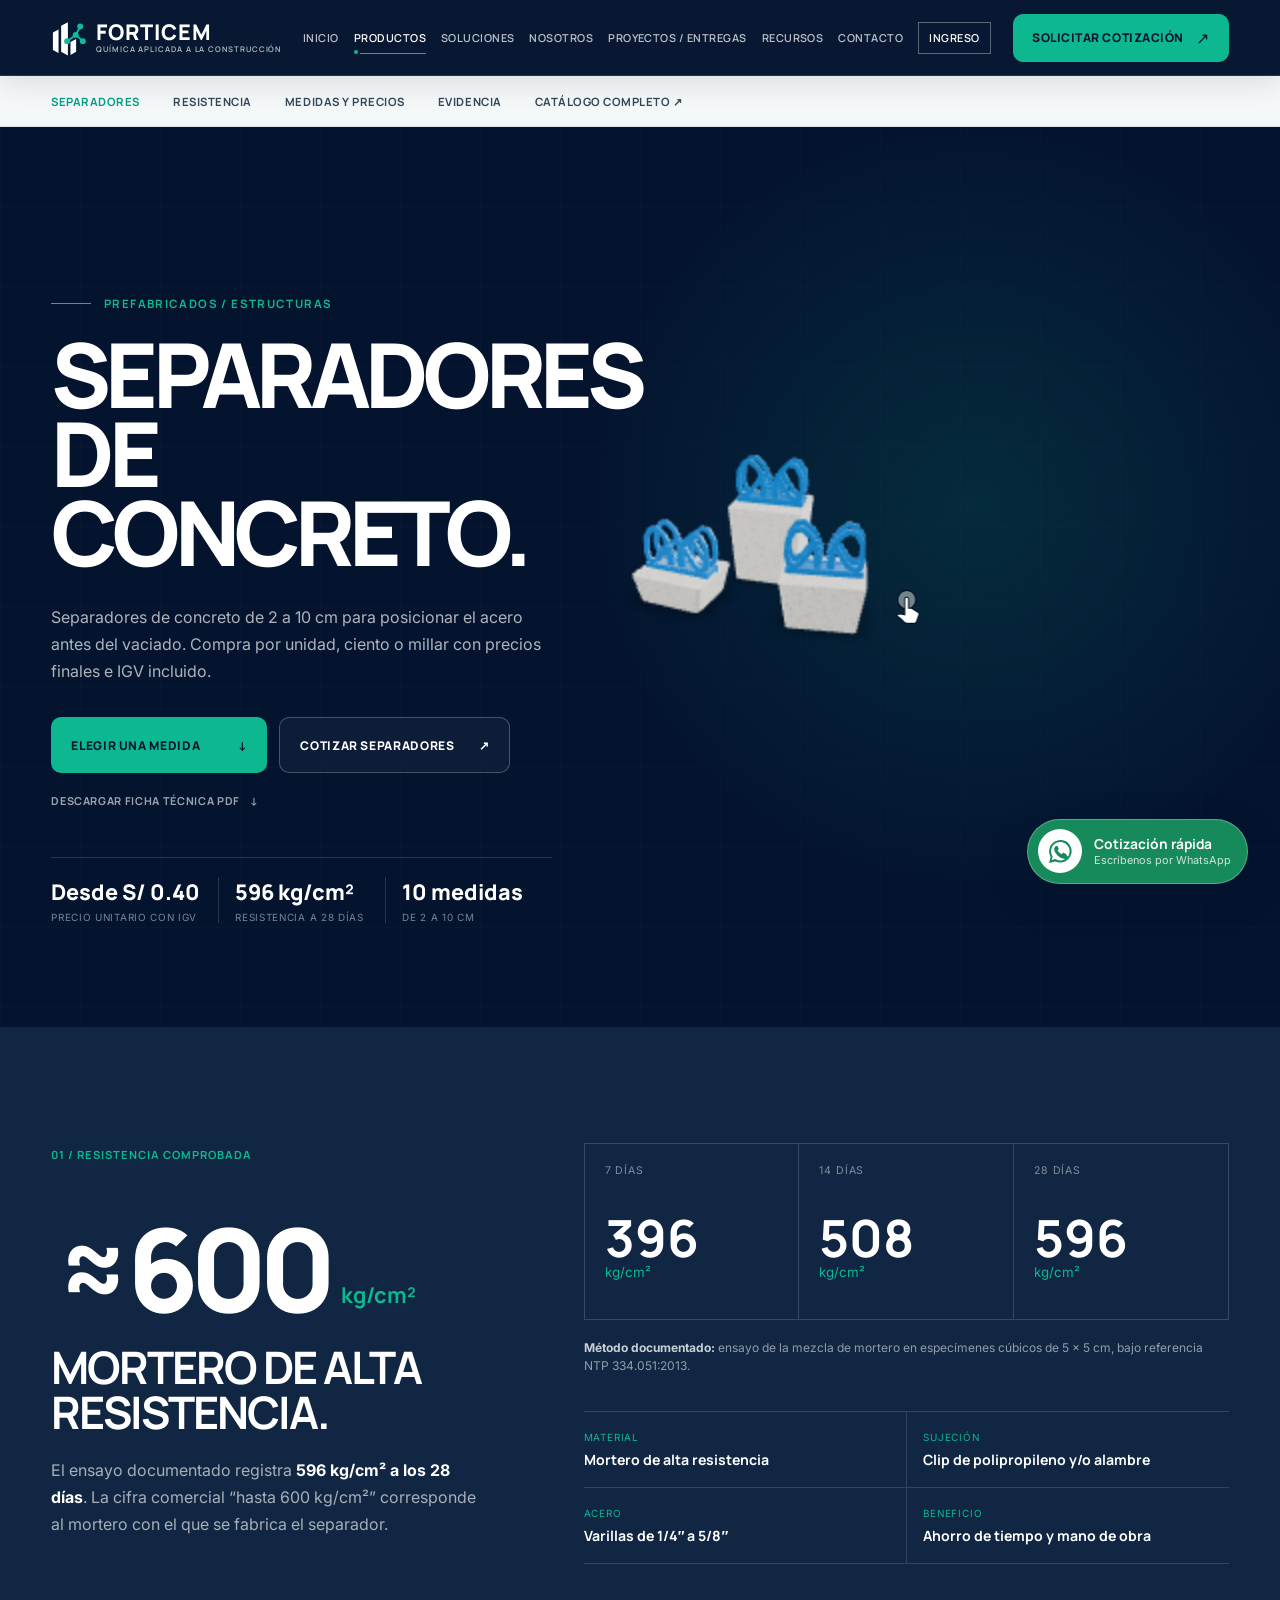
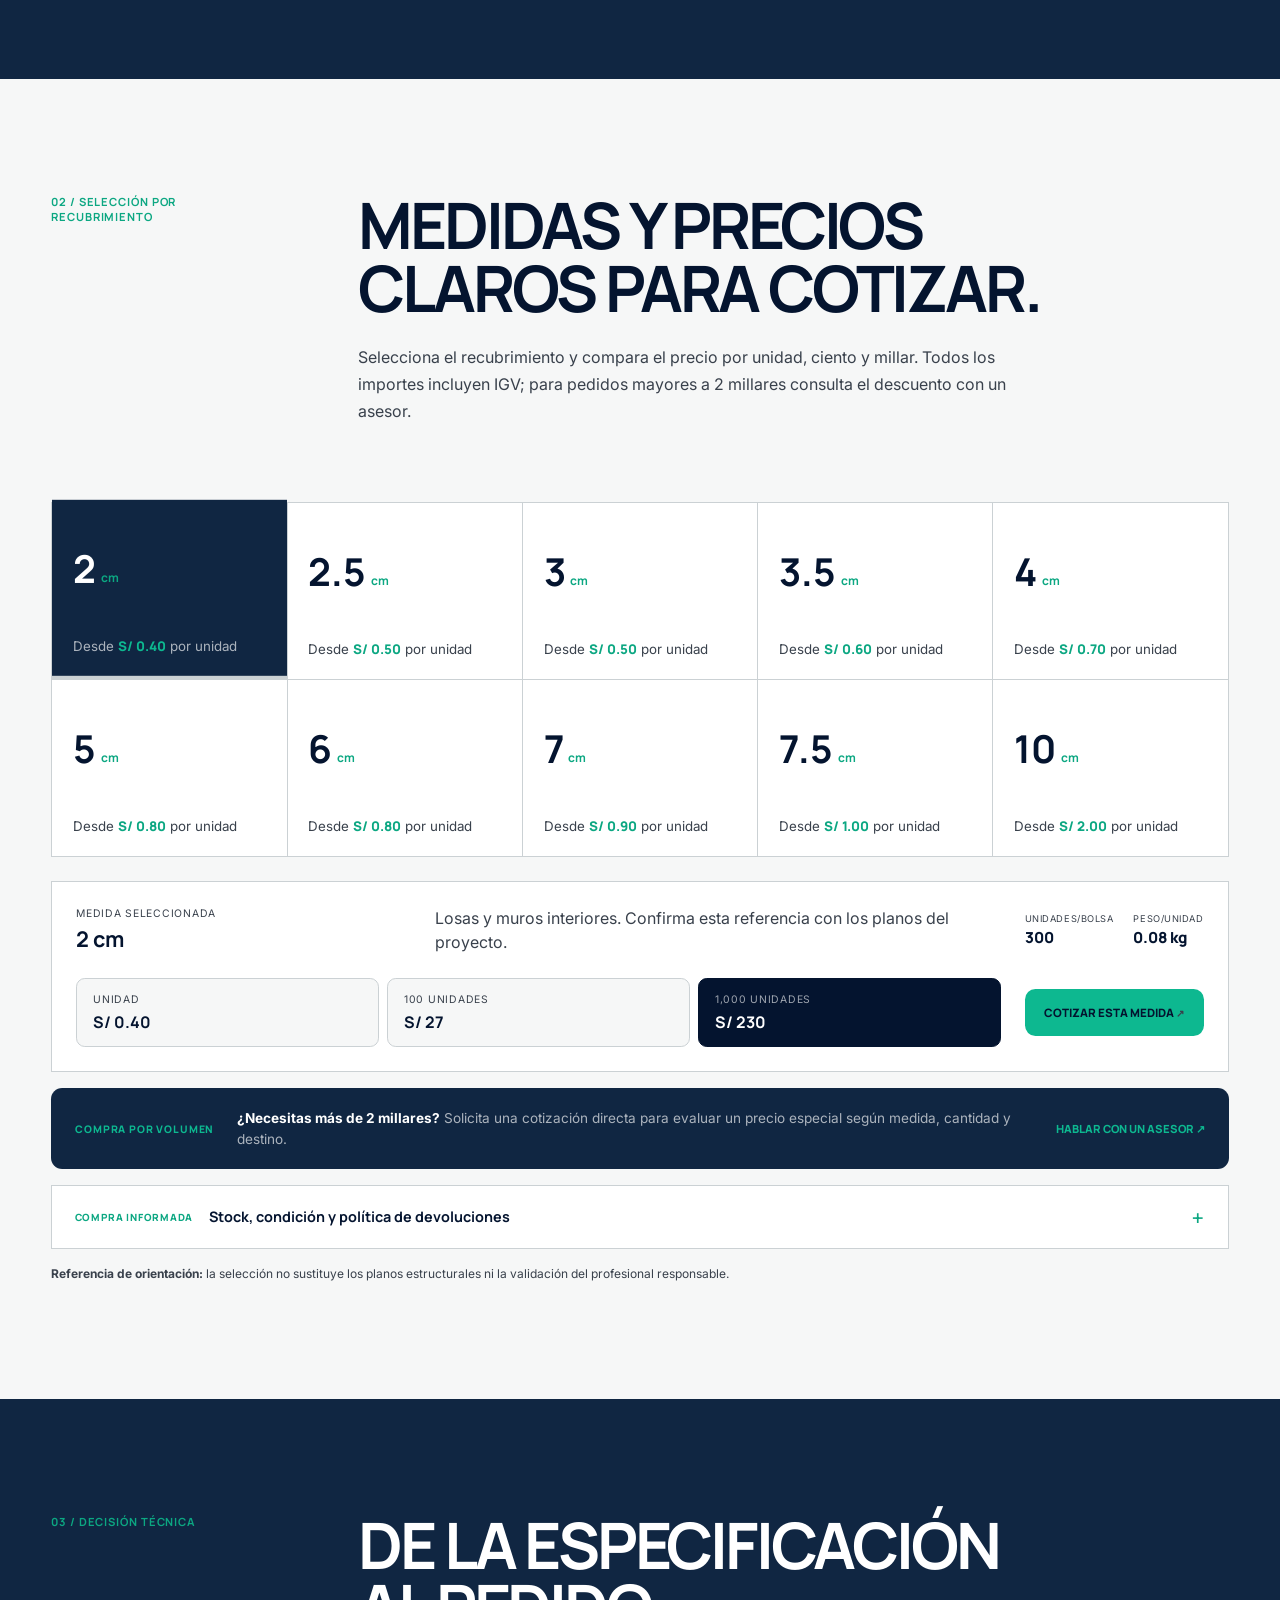
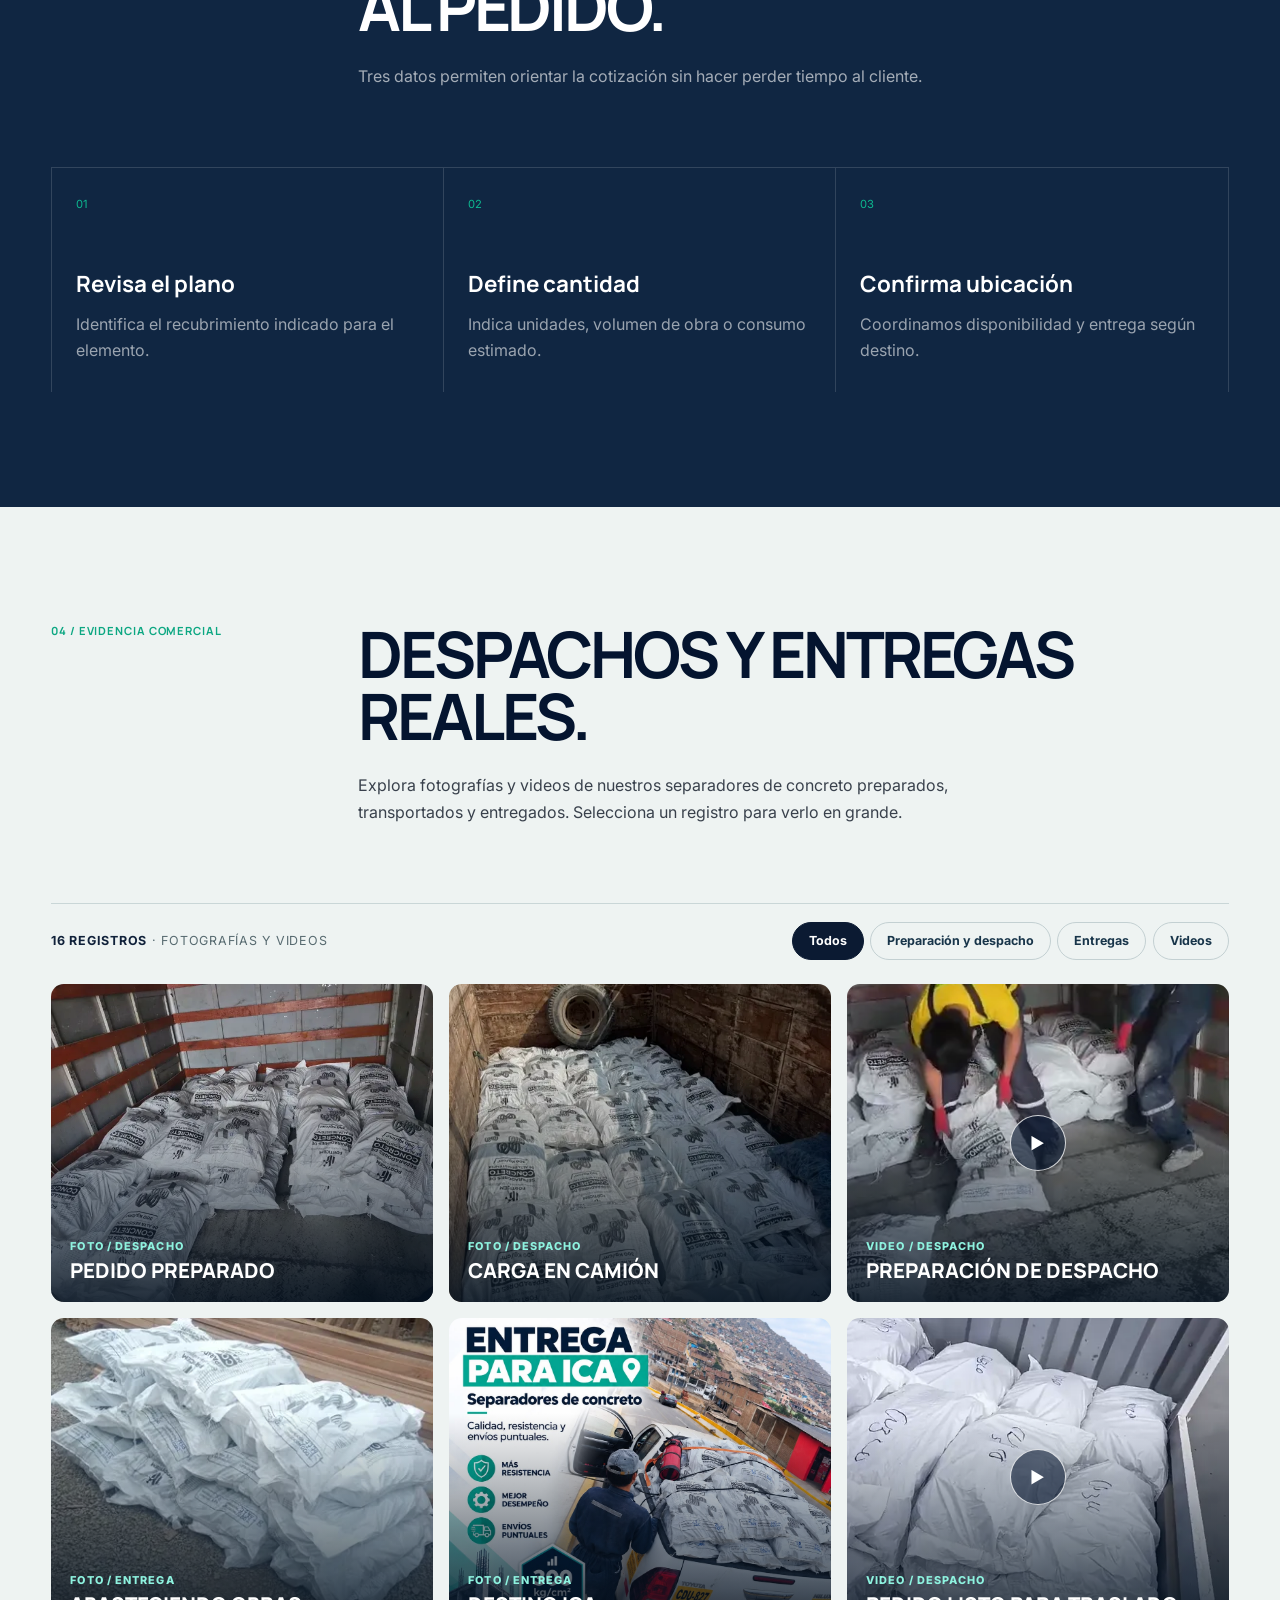
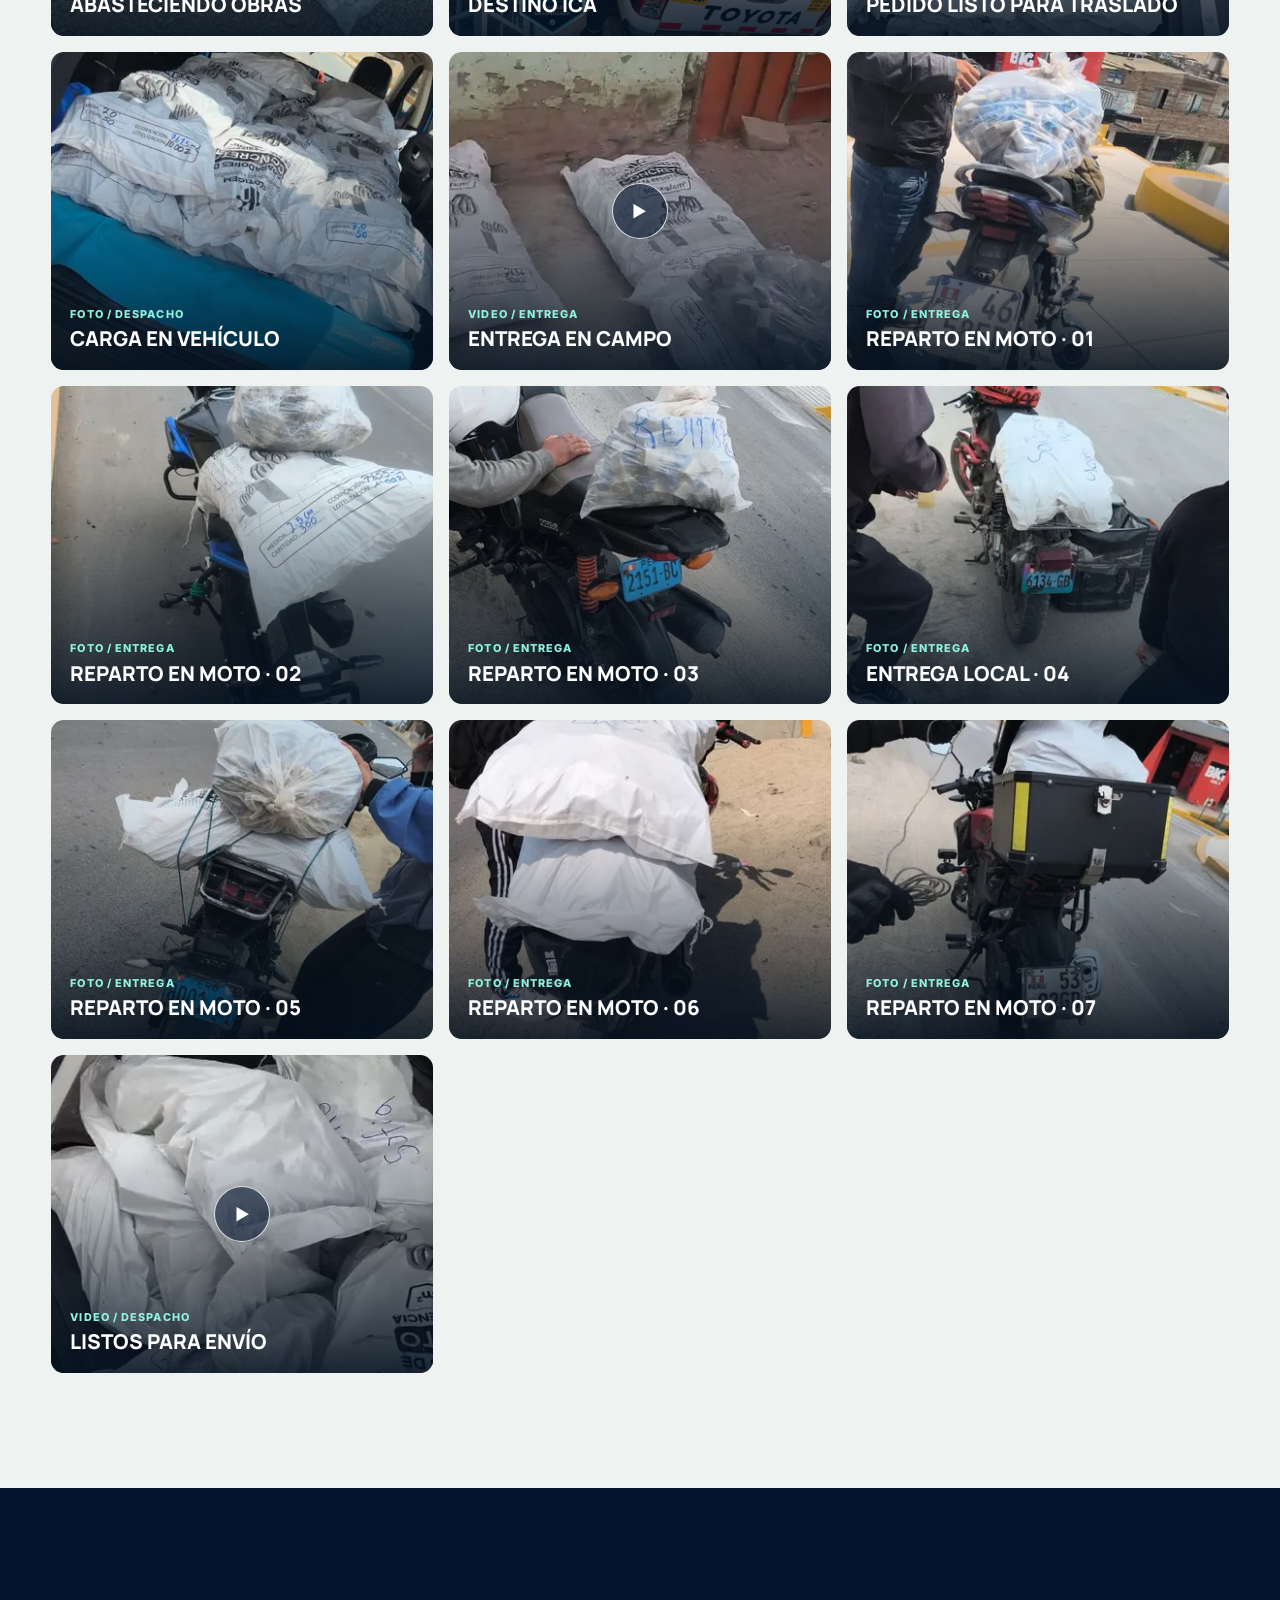
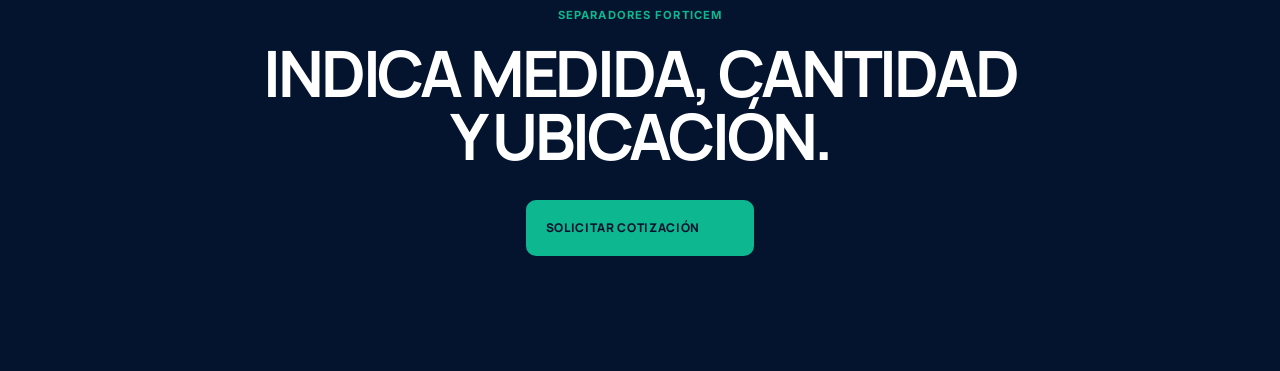
<file: productos/separadores-concreto/index.html>
<!doctype html>
<html lang="es">
  <head>
    <meta charset="UTF-8" />
    <meta name="viewport" content="width=device-width, initial-scale=1" />
    <meta name="description" content="Separadores de concreto FORTICEM de 2 a 10 cm desde S/ 0.40. Precios por unidad, ciento y millar con IGV incluido. Cotiza descuentos por más de 2 millares." />
    <meta name="theme-color" content="#04142F" />
    <title>Separadores de concreto: precios y medidas | FORTICEM</title>
    <link rel="canonical" href="https://forticemgroup.com/productos/separadores-concreto/" />
    <meta property="og:type" content="website" />
    <meta property="og:site_name" content="FORTICEM" />
    <meta property="og:locale" content="es_PE" />
    <meta property="og:title" content="Separadores de concreto: precios y medidas | FORTICEM" />
    <meta property="og:description" content="Diez medidas de separadores de concreto con precios por unidad, ciento y millar. IGV incluido y descuento por volumen." />
    <meta property="og:url" content="https://forticemgroup.com/productos/separadores-concreto/" />
    <meta property="og:image" content="https://forticemgroup.com/assets/images/products/separadores-concreto-studio-v2.png" />
    <meta property="og:image:type" content="image/png" />
    <meta property="og:image:width" content="1080" />
    <meta property="og:image:height" content="1080" />
    <meta property="og:image:alt" content="Separadores de concreto FORTICEM con clips azules" />
    <meta name="twitter:card" content="summary_large_image" />
    <meta name="twitter:title" content="Separadores de concreto: precios y medidas | FORTICEM" />
    <meta name="twitter:description" content="Precios con IGV por unidad, ciento y millar en medidas de 2 a 10 cm." />
    <meta name="twitter:image" content="https://forticemgroup.com/assets/images/products/separadores-concreto-studio-v2.png" />
    <link rel="icon" type="image/svg+xml" href="../../assets/brand/favicon.svg" />
    <link rel="preconnect" href="https://fonts.googleapis.com" />
    <link rel="preconnect" href="https://fonts.gstatic.com" crossorigin />
    <link href="https://fonts.googleapis.com/css2?family=Inter:wght@400;500;600&family=Manrope:wght@500;600;700;800&display=swap" rel="stylesheet" />
    <link rel="stylesheet" href="../../styles.css?v=20261020-ingreso1" />
    <link rel="stylesheet" href="../../assets/product-header.css?v=20260921-1" />
    <link rel="stylesheet" href="separator-page.css?v=20260925-policy1" />
    <script type="module" src="../../assets/vendor/model-viewer.min.js"></script>
    <script type="module" src="../../assets/product-header.js?v=20261020-ingreso1"></script>
    <script type="module" src="separator-page.js?v=20260925-prices1"></script>
    <script type="application/ld+json">
      {
        "@context": "https://schema.org",
        "@graph": [
          {
            "@type": "BreadcrumbList",
            "itemListElement": [
              { "@type": "ListItem", "position": 1, "name": "Inicio", "item": "https://forticemgroup.com/" },
              { "@type": "ListItem", "position": 2, "name": "Productos", "item": "https://forticemgroup.com/#productos" },
              { "@type": "ListItem", "position": 3, "name": "Separadores de concreto", "item": "https://forticemgroup.com/productos/separadores-concreto/" }
            ]
          },
          {
            "@type": "ProductGroup",
            "@id": "https://forticemgroup.com/productos/separadores-concreto/#product",
            "name": "Separadores de concreto FORTICEM",
            "description": "Separadores de concreto tipo cubo con cuatro apoyos, disponibles en diez medidas de 2 a 10 cm.",
            "url": "https://forticemgroup.com/productos/separadores-concreto/",
            "image": "https://forticemgroup.com/assets/images/products/separadores-concreto-studio-v2.png",
            "brand": { "@type": "Brand", "name": "FORTICEM" },
            "productGroupID": "FORTICEM-SEPARADORES-CONCRETO",
            "variesBy": "https://schema.org/size",
            "hasVariant": [
              { "@type": "Product", "name": "Separador de concreto 2 cm", "description": "Separador de concreto FORTICEM nuevo de 2 cm, con stock inmediato.", "image": "https://forticemgroup.com/assets/images/products/separadores-concreto-studio-v2.png", "brand": { "@type": "Brand", "name": "FORTICEM" }, "size": "2 cm", "sku": "SEP-2CM", "offers": { "@type": "Offer", "url": "https://forticemgroup.com/productos/separadores-concreto/#medidas", "priceCurrency": "PEN", "price": "0.40", "itemCondition": "https://schema.org/NewCondition", "availability": "https://schema.org/InStock", "hasMerchantReturnPolicy": { "@id": "https://forticemgroup.com/productos/separadores-concreto/#return-policy" }, "seller": { "@type": "Organization", "name": "FORTICEM" } } },
              { "@type": "Product", "name": "Separador de concreto 2.5 cm", "description": "Separador de concreto FORTICEM nuevo de 2.5 cm, con stock inmediato.", "image": "https://forticemgroup.com/assets/images/products/separadores-concreto-studio-v2.png", "brand": { "@type": "Brand", "name": "FORTICEM" }, "size": "2.5 cm", "sku": "SEP-25CM", "offers": { "@type": "Offer", "url": "https://forticemgroup.com/productos/separadores-concreto/#medidas", "priceCurrency": "PEN", "price": "0.50", "itemCondition": "https://schema.org/NewCondition", "availability": "https://schema.org/InStock", "hasMerchantReturnPolicy": { "@id": "https://forticemgroup.com/productos/separadores-concreto/#return-policy" }, "seller": { "@type": "Organization", "name": "FORTICEM" } } },
              { "@type": "Product", "name": "Separador de concreto 3 cm", "description": "Separador de concreto FORTICEM nuevo de 3 cm, con stock inmediato.", "image": "https://forticemgroup.com/assets/images/products/separadores-concreto-studio-v2.png", "brand": { "@type": "Brand", "name": "FORTICEM" }, "size": "3 cm", "sku": "SEP-3CM", "offers": { "@type": "Offer", "url": "https://forticemgroup.com/productos/separadores-concreto/#medidas", "priceCurrency": "PEN", "price": "0.50", "itemCondition": "https://schema.org/NewCondition", "availability": "https://schema.org/InStock", "hasMerchantReturnPolicy": { "@id": "https://forticemgroup.com/productos/separadores-concreto/#return-policy" }, "seller": { "@type": "Organization", "name": "FORTICEM" } } },
              { "@type": "Product", "name": "Separador de concreto 3.5 cm", "description": "Separador de concreto FORTICEM nuevo de 3.5 cm, con stock inmediato.", "image": "https://forticemgroup.com/assets/images/products/separadores-concreto-studio-v2.png", "brand": { "@type": "Brand", "name": "FORTICEM" }, "size": "3.5 cm", "sku": "SEP-35CM", "offers": { "@type": "Offer", "url": "https://forticemgroup.com/productos/separadores-concreto/#medidas", "priceCurrency": "PEN", "price": "0.60", "itemCondition": "https://schema.org/NewCondition", "availability": "https://schema.org/InStock", "hasMerchantReturnPolicy": { "@id": "https://forticemgroup.com/productos/separadores-concreto/#return-policy" }, "seller": { "@type": "Organization", "name": "FORTICEM" } } },
              { "@type": "Product", "name": "Separador de concreto 4 cm", "description": "Separador de concreto FORTICEM nuevo de 4 cm, con stock inmediato.", "image": "https://forticemgroup.com/assets/images/products/separadores-concreto-studio-v2.png", "brand": { "@type": "Brand", "name": "FORTICEM" }, "size": "4 cm", "sku": "SEP-4CM", "offers": { "@type": "Offer", "url": "https://forticemgroup.com/productos/separadores-concreto/#medidas", "priceCurrency": "PEN", "price": "0.70", "itemCondition": "https://schema.org/NewCondition", "availability": "https://schema.org/InStock", "hasMerchantReturnPolicy": { "@id": "https://forticemgroup.com/productos/separadores-concreto/#return-policy" }, "seller": { "@type": "Organization", "name": "FORTICEM" } } },
              { "@type": "Product", "name": "Separador de concreto 5 cm", "description": "Separador de concreto FORTICEM nuevo de 5 cm, con stock inmediato.", "image": "https://forticemgroup.com/assets/images/products/separadores-concreto-studio-v2.png", "brand": { "@type": "Brand", "name": "FORTICEM" }, "size": "5 cm", "sku": "SEP-5CM", "offers": { "@type": "Offer", "url": "https://forticemgroup.com/productos/separadores-concreto/#medidas", "priceCurrency": "PEN", "price": "0.80", "itemCondition": "https://schema.org/NewCondition", "availability": "https://schema.org/InStock", "hasMerchantReturnPolicy": { "@id": "https://forticemgroup.com/productos/separadores-concreto/#return-policy" }, "seller": { "@type": "Organization", "name": "FORTICEM" } } },
              { "@type": "Product", "name": "Separador de concreto 6 cm", "description": "Separador de concreto FORTICEM nuevo de 6 cm, con stock inmediato.", "image": "https://forticemgroup.com/assets/images/products/separadores-concreto-studio-v2.png", "brand": { "@type": "Brand", "name": "FORTICEM" }, "size": "6 cm", "sku": "SEP-6CM", "offers": { "@type": "Offer", "url": "https://forticemgroup.com/productos/separadores-concreto/#medidas", "priceCurrency": "PEN", "price": "0.80", "itemCondition": "https://schema.org/NewCondition", "availability": "https://schema.org/InStock", "hasMerchantReturnPolicy": { "@id": "https://forticemgroup.com/productos/separadores-concreto/#return-policy" }, "seller": { "@type": "Organization", "name": "FORTICEM" } } },
              { "@type": "Product", "name": "Separador de concreto 7 cm", "description": "Separador de concreto FORTICEM nuevo de 7 cm, con stock inmediato.", "image": "https://forticemgroup.com/assets/images/products/separadores-concreto-studio-v2.png", "brand": { "@type": "Brand", "name": "FORTICEM" }, "size": "7 cm", "sku": "SEP-7CM", "offers": { "@type": "Offer", "url": "https://forticemgroup.com/productos/separadores-concreto/#medidas", "priceCurrency": "PEN", "price": "0.90", "itemCondition": "https://schema.org/NewCondition", "availability": "https://schema.org/InStock", "hasMerchantReturnPolicy": { "@id": "https://forticemgroup.com/productos/separadores-concreto/#return-policy" }, "seller": { "@type": "Organization", "name": "FORTICEM" } } },
              { "@type": "Product", "name": "Separador de concreto 7.5 cm", "description": "Separador de concreto FORTICEM nuevo de 7.5 cm, con stock inmediato.", "image": "https://forticemgroup.com/assets/images/products/separadores-concreto-studio-v2.png", "brand": { "@type": "Brand", "name": "FORTICEM" }, "size": "7.5 cm", "sku": "SEP-75CM", "offers": { "@type": "Offer", "url": "https://forticemgroup.com/productos/separadores-concreto/#medidas", "priceCurrency": "PEN", "price": "1.00", "itemCondition": "https://schema.org/NewCondition", "availability": "https://schema.org/InStock", "hasMerchantReturnPolicy": { "@id": "https://forticemgroup.com/productos/separadores-concreto/#return-policy" }, "seller": { "@type": "Organization", "name": "FORTICEM" } } },
              { "@type": "Product", "name": "Separador de concreto 10 cm", "description": "Separador de concreto FORTICEM nuevo de 10 cm, con stock inmediato.", "image": "https://forticemgroup.com/assets/images/products/separadores-concreto-studio-v2.png", "brand": { "@type": "Brand", "name": "FORTICEM" }, "size": "10 cm", "sku": "SEP-10CM", "offers": { "@type": "Offer", "url": "https://forticemgroup.com/productos/separadores-concreto/#medidas", "priceCurrency": "PEN", "price": "2.00", "itemCondition": "https://schema.org/NewCondition", "availability": "https://schema.org/InStock", "hasMerchantReturnPolicy": { "@id": "https://forticemgroup.com/productos/separadores-concreto/#return-policy" }, "seller": { "@type": "Organization", "name": "FORTICEM" } } }
            ]
          },
          {
            "@type": "MerchantReturnPolicy",
            "@id": "https://forticemgroup.com/productos/separadores-concreto/#return-policy",
            "applicableCountry": "PE",
            "returnPolicyCountry": "PE",
            "returnPolicyCategory": "https://schema.org/MerchantReturnFiniteReturnWindow",
            "merchantReturnDays": 2
          }
        ]
      }
    </script>
  </head>
  <body class="separator-page product-page">
    <a class="skip-link" href="#contenido">Saltar al contenido</a>

    <header class="site-header product-header is-scrolled" data-product-header>
      <div class="site-header__inner container">
        <a class="brand" href="../../#inicio" aria-label="FORTICEM, volver al inicio">
          <img class="brand__symbol" src="../../assets/brand/forticem-symbol-light.svg" width="36" height="42" alt="" />
          <span class="brand__wordmark"><span class="brand__name">FORTICEM</span><span class="brand__descriptor">Química aplicada a la construcción</span></span>
        </a>
        <nav class="desktop-nav" aria-label="Navegación principal">
          <a class="nav-link" href="../../#inicio">Inicio</a>
          <a class="nav-link is-active" href="../../#productos" aria-current="page">Productos</a>
          <a class="nav-link" href="../../#soluciones">Soluciones</a>
          <a class="nav-link" href="../../#confianza-operativa">Nosotros</a>
          <a class="nav-link" href="../../#entregas">Proyectos / Entregas</a>
          <a class="nav-link" href="../../#block-michi-tecnico">Recursos</a>
          <a class="nav-link" href="../../#cotizacion">Contacto</a>
          <a class="nav-link nav-link--entry" href="/ingreso/">Ingreso</a>
        </nav>
        <a class="quote-cta quote-cta--desktop" href="../../#cotizacion">Solicitar cotización <span class="quote-cta__arrow" aria-hidden="true">↗</span></a>
        <button class="menu-toggle" type="button" aria-expanded="false" aria-controls="product-mobile-navigation" aria-label="Abrir menú" data-product-toggle>
          <span class="menu-toggle__label">Menú</span><span class="menu-toggle__icon" aria-hidden="true"><i></i><i></i></span>
        </button>
      </div>
    </header>
    <div class="mobile-nav" id="product-mobile-navigation" data-product-menu hidden>
      <div class="mobile-nav__backdrop" data-product-close></div>
      <nav class="mobile-nav__panel" aria-label="Navegación móvil">
        <div class="mobile-nav__top"><span class="mobile-nav__section-label">Navegación</span><button class="mobile-nav__close" type="button" aria-label="Cerrar menú" data-product-close><span aria-hidden="true"></span></button></div>
        <div class="mobile-nav__links">
          <a class="mobile-nav__link" href="../../#inicio">Inicio</a>
          <a class="mobile-nav__link is-active" href="../../#productos" aria-current="page">Productos</a>
          <a class="mobile-nav__link" href="../../#soluciones">Soluciones</a>
          <a class="mobile-nav__link" href="../../#confianza-operativa">Nosotros</a>
          <a class="mobile-nav__link" href="../../#entregas">Proyectos / Entregas</a>
          <a class="mobile-nav__link" href="../../#block-michi-tecnico">Recursos</a>
          <a class="mobile-nav__link" href="../../#cotizacion">Contacto</a>
          <a class="mobile-nav__link mobile-nav__link--entry" href="/ingreso/">Ingreso</a>
        </div>
        <div class="mobile-nav__footer"><a class="quote-cta quote-cta--mobile" href="../../#cotizacion">Solicitar cotización <span class="quote-cta__arrow" aria-hidden="true">↗</span></a><p>Prefabricados, aditivos y soluciones técnicas para construcción.</p></div>
      </nav>
    </div>

    <main id="contenido">
      <nav class="product-section-nav" aria-label="Secciones de Separadores">
        <div class="container product-section-nav__inner"><span>Separadores</span><a href="#resistencia">Resistencia</a><a href="#medidas">Medidas y precios</a><a href="#evidencia">Evidencia</a><a href="../../#productos">Catálogo completo ↗</a></div>
      </nav>
      <section class="separator-hero" aria-labelledby="separator-title">
        <div class="separator-hero__grid container">
          <div class="separator-hero__copy">
            <span class="separator-eyebrow"><i aria-hidden="true"></i> Prefabricados / estructuras</span>
            <h1 id="separator-title">Separadores<br />de concreto.</h1>
            <p>Separadores de concreto de 2 a 10 cm para posicionar el acero antes del vaciado. Compra por unidad, ciento o millar con precios finales e IGV incluido.</p>
            <div class="separator-hero__actions">
              <a class="hero__primary" href="#medidas">Elegir una medida <span aria-hidden="true">↓</span></a>
              <a class="hero__secondary" data-separator-quote href="#">Cotizar separadores <span aria-hidden="true">↗</span></a>
            </div>
            <a class="separator-download" href="../../assets/documents/ficha-tecnica-separadores-concreto.pdf" download>
              Descargar ficha técnica PDF <span aria-hidden="true">↓</span>
            </a>
            <dl class="separator-hero__facts">
              <div><dt>Desde S/ 0.40</dt><dd>Precio unitario con IGV</dd></div>
              <div><dt>596 kg/cm²</dt><dd>Resistencia a 28 días</dd></div>
              <div><dt>10 medidas</dt><dd>De 2 a 10 cm</dd></div>
            </dl>
          </div>

          <figure class="separator-hero__model">
            <model-viewer
              src="../../assets/models/separadores-concreto-v1.glb"
              poster="../../assets/images/products/separadores-concreto-studio-v2.webp"
              alt="Modelo 3D de separadores de concreto FORTICEM"
              camera-controls
              auto-rotate
              auto-rotate-delay="0"
              rotation-per-second="7deg"
              camera-orbit="38deg 68deg 120%"
              shadow-intensity="0.9"
              exposure="1.05"
              loading="eager"
              reveal="auto"
            ></model-viewer>
            <figcaption><span>Modelo interactivo</span><small>Arrastra para inspeccionar</small></figcaption>
          </figure>
        </div>
      </section>

      <section class="separator-performance" id="resistencia" aria-labelledby="performance-title">
        <div class="container separator-performance__grid">
          <div class="separator-performance__claim">
            <span>01 / Resistencia comprobada</span>
            <p class="separator-performance__metric"><strong>≈600</strong><em>kg/cm²</em></p>
            <h2 id="performance-title">Mortero de alta resistencia.</h2>
            <p>El ensayo documentado registra <strong>596 kg/cm² a los 28 días</strong>. La cifra comercial “hasta 600 kg/cm²” corresponde al mortero con el que se fabrica el separador.</p>
          </div>
          <div class="separator-performance__evidence">
            <div class="strength-timeline" aria-label="Evolución documentada de resistencia a la compresión">
              <div><span>7 días</span><strong>396</strong><small>kg/cm²</small></div>
              <div><span>14 días</span><strong>508</strong><small>kg/cm²</small></div>
              <div><span>28 días</span><strong>596</strong><small>kg/cm²</small></div>
            </div>
            <p class="separator-performance__method"><strong>Método documentado:</strong> ensayo de la mezcla de mortero en especímenes cúbicos de 5 × 5 cm, bajo referencia NTP 334.051:2013.</p>
            <ul class="separator-benefits">
              <li><span>Material</span><strong>Mortero de alta resistencia</strong></li>
              <li><span>Sujeción</span><strong>Clip de polipropileno y/o alambre</strong></li>
              <li><span>Acero</span><strong>Varillas de 1/4″ a 5/8″</strong></li>
              <li><span>Beneficio</span><strong>Ahorro de tiempo y mano de obra</strong></li>
            </ul>
          </div>
        </div>
      </section>

      <section class="separator-measures" id="medidas" aria-labelledby="measures-title">
        <div class="container">
          <header class="separator-section-heading">
            <span>02 / Selección por recubrimiento</span>
            <div>
              <h2 id="measures-title">Medidas y precios claros para cotizar.</h2>
              <p>Selecciona el recubrimiento y compara el precio por unidad, ciento y millar. Todos los importes incluyen IGV; para pedidos mayores a 2 millares consulta el descuento con un asesor.</p>
            </div>
          </header>

          <div class="measure-grid" data-measure-grid>
            <button type="button" data-measure="2 cm" data-use="Losas y muros interiores" data-units="300" data-weight="0.08 kg" data-unit-price="0.40" data-hundred-price="27" data-thousand-price="230"><strong>2</strong><span>cm</span><small>Desde <b>S/ 0.40</b> por unidad</small></button>
            <button type="button" data-measure="2.5 cm" data-use="Losas aligeradas y techos" data-units="300" data-weight="0.090 kg" data-unit-price="0.50" data-hundred-price="32" data-thousand-price="240"><strong>2.5</strong><span>cm</span><small>Desde <b>S/ 0.50</b> por unidad</small></button>
            <button type="button" data-measure="3 cm" data-use="Vigas y losas según plano" data-units="200" data-weight="0.110 kg" data-unit-price="0.50" data-hundred-price="34" data-thousand-price="280"><strong>3</strong><span>cm</span><small>Desde <b>S/ 0.50</b> por unidad</small></button>
            <button type="button" data-measure="3.5 cm" data-use="Elementos según plano" data-units="200" data-weight="0.120 kg" data-unit-price="0.60" data-hundred-price="36" data-thousand-price="300"><strong>3.5</strong><span>cm</span><small>Desde <b>S/ 0.60</b> por unidad</small></button>
            <button type="button" data-measure="4 cm" data-use="Columnas y vigas" data-units="200" data-weight="0.150 kg" data-unit-price="0.70" data-hundred-price="40" data-thousand-price="330"><strong>4</strong><span>cm</span><small>Desde <b>S/ 0.70</b> por unidad</small></button>
            <button type="button" data-measure="5 cm" data-use="Elementos expuestos" data-units="100" data-weight="0.210 kg" data-unit-price="0.80" data-hundred-price="45" data-thousand-price="380"><strong>5</strong><span>cm</span><small>Desde <b>S/ 0.80</b> por unidad</small></button>
            <button type="button" data-measure="6 cm" data-use="Recubrimiento especial" data-units="100" data-weight="0.260 kg" data-unit-price="0.80" data-hundred-price="55" data-thousand-price="390"><strong>6</strong><span>cm</span><small>Desde <b>S/ 0.80</b> por unidad</small></button>
            <button type="button" data-measure="7 cm" data-use="Concreto colocado contra el suelo" data-units="50" data-weight="0.540 kg" data-unit-price="0.90" data-hundred-price="67" data-thousand-price="490"><strong>7</strong><span>cm</span><small>Desde <b>S/ 0.90</b> por unidad</small></button>
            <button type="button" data-measure="7.5 cm" data-use="Exposición especial" data-units="50" data-weight="0.560 kg" data-unit-price="1.00" data-hundred-price="69" data-thousand-price="500"><strong>7.5</strong><span>cm</span><small>Desde <b>S/ 1.00</b> por unidad</small></button>
            <button type="button" data-measure="10 cm" data-use="Obras especiales" data-units="20" data-weight="2 kg" data-unit-price="2.00" data-hundred-price="120" data-thousand-price="1100"><strong>10</strong><span>cm</span><small>Desde <b>S/ 2.00</b> por unidad</small></button>
          </div>

          <div class="measure-selection" aria-live="polite">
            <div><span>Medida seleccionada</span><strong data-selected-measure>Ninguna</strong></div>
            <p data-selected-use>Elige una medida para preparar una consulta específica.</p>
            <dl class="measure-selection__packing">
              <div><dt>Unidades/bolsa</dt><dd data-selected-units>—</dd></div>
              <div><dt>Peso/unidad</dt><dd data-selected-weight>—</dd></div>
            </dl>
            <div class="measure-selection__prices" data-selected-prices hidden>
              <button type="button" data-price-tier="Unidad"><span>Unidad</span><strong data-selected-unit-price>—</strong></button>
              <button type="button" data-price-tier="Ciento"><span>100 unidades</span><strong data-selected-hundred-price>—</strong></button>
              <button type="button" data-price-tier="Millar"><span>1,000 unidades</span><strong data-selected-thousand-price>—</strong></button>
            </div>
            <a data-selected-quote href="#" aria-disabled="true">Cotizar esta medida <span aria-hidden="true">↗</span></a>
          </div>

          <aside class="separator-volume-callout" aria-label="Descuento por volumen">
            <span>Compra por volumen</span>
            <p><strong>¿Necesitas más de 2 millares?</strong> Solicita una cotización directa para evaluar un precio especial según medida, cantidad y destino.</p>
            <a data-volume-quote href="#">Hablar con un asesor <span aria-hidden="true">↗</span></a>
          </aside>

          <details class="separator-purchase-policy" id="cambios-devoluciones">
            <summary><span>Compra informada</span><strong>Stock, condición y política de devoluciones</strong><i aria-hidden="true">+</i></summary>
            <div>
              <p><strong>Producto nuevo y con stock inmediato</strong> en las medidas publicadas.</p>
              <p>No se aceptan cambios ni devoluciones por elección incorrecta de medida, cantidad o cambio de decisión. Si identificas un posible defecto de fabricación, comunícalo a un asesor dentro de las <strong>48 horas posteriores a la recepción</strong> y adjunta evidencia. La atención por devolución aplica únicamente cuando el defecto de fabricación sea comprobado.</p>
            </div>
          </details>

          <p class="separator-technical-note"><strong>Referencia de orientación:</strong> la selección no sustituye los planos estructurales ni la validación del profesional responsable.</p>
        </div>
      </section>

      <section class="separator-process" aria-labelledby="process-title">
        <div class="container">
          <header class="separator-section-heading separator-section-heading--light">
            <span>03 / Decisión técnica</span>
            <div>
              <h2 id="process-title">De la especificación al pedido.</h2>
              <p>Tres datos permiten orientar la cotización sin hacer perder tiempo al cliente.</p>
            </div>
          </header>
          <ol class="separator-process__steps">
            <li><span>01</span><strong>Revisa el plano</strong><p>Identifica el recubrimiento indicado para el elemento.</p></li>
            <li><span>02</span><strong>Define cantidad</strong><p>Indica unidades, volumen de obra o consumo estimado.</p></li>
            <li><span>03</span><strong>Confirma ubicación</strong><p>Coordinamos disponibilidad y entrega según destino.</p></li>
          </ol>
        </div>
      </section>

      <section class="separator-evidence" id="evidencia" aria-labelledby="evidence-title">
        <div class="container">
          <header class="separator-section-heading">
            <span>04 / Evidencia comercial</span>
            <div>
              <h2 id="evidence-title">Despachos y entregas reales.</h2>
              <p>Explora fotografías y videos de nuestros separadores de concreto preparados, transportados y entregados. Selecciona un registro para verlo en grande.</p>
            </div>
          </header>
          <div class="separator-gallery__toolbar">
            <p><strong data-separator-gallery-total>16 registros</strong> · Fotografías y videos</p>
            <div class="separator-gallery__filters" role="group" aria-label="Filtrar galería de separadores">
              <button type="button" class="is-active" data-separator-gallery-filter="all" aria-pressed="true">Todos</button>
              <button type="button" data-separator-gallery-filter="despacho" aria-pressed="false">Preparación y despacho</button>
              <button type="button" data-separator-gallery-filter="entrega" aria-pressed="false">Entregas</button>
              <button type="button" data-separator-gallery-filter="video" aria-pressed="false">Videos</button>
            </div>
          </div>
          <div class="separator-gallery__grid">
            <button class="separator-gallery__card" type="button" data-category="despacho" data-type="image" data-src="../../assets/images/separadores-entregas/contenido.jpeg" data-title="Separadores preparados para despacho" aria-label="Ampliar foto: separadores preparados para despacho"><img src="../../assets/images/separadores-entregas/contenido-thumb.webp" alt="Sacos FORTICEM de separadores acomodados dentro de un camión" loading="lazy" /><span class="separator-gallery__card-info"><small>Foto / Despacho</small><strong>Pedido preparado</strong></span></button>
            <button class="separator-gallery__card" type="button" data-category="despacho" data-type="image" data-src="../../assets/images/separadores-entregas/prueba.jpeg" data-title="Carga de separadores en camión" aria-label="Ampliar foto: carga de separadores en camión"><img src="../../assets/images/separadores-entregas/prueba-thumb.webp" alt="Sacos FORTICEM de separadores distribuidos en la plataforma de un camión" loading="lazy" /><span class="separator-gallery__card-info"><small>Foto / Despacho</small><strong>Carga en camión</strong></span></button>
            <button class="separator-gallery__card separator-gallery__card--video" type="button" data-category="despacho" data-type="video" data-src="../../assets/videos/separadores-entregas/despacho.mp4" data-poster="../../assets/images/separadores-entregas/despacho-poster.webp" data-title="Preparación de despacho" aria-label="Reproducir video: preparación de despacho"><img src="../../assets/images/separadores-entregas/despacho-poster.webp" alt="Personal acomodando sacos de separadores en un vehículo" loading="lazy" /><span class="separator-gallery__play" aria-hidden="true">▶</span><span class="separator-gallery__card-info"><small>Video / Despacho</small><strong>Preparación de despacho</strong></span></button>
            <button class="separator-gallery__card" type="button" data-category="entrega" data-type="image" data-src="../../assets/images/separadores-entregas/abasteciendo-obras.jpeg" data-title="Separadores entregados junto a una obra" aria-label="Ampliar foto: separadores entregados junto a una obra"><img src="../../assets/images/separadores-entregas/abasteciendo-obras-thumb.webp" alt="Sacos de separadores junto a un camión y materiales de construcción" loading="lazy" /><span class="separator-gallery__card-info"><small>Foto / Entrega</small><strong>Abasteciendo obras</strong></span></button>
            <button class="separator-gallery__card" type="button" data-category="entrega" data-type="image" data-src="../../assets/images/deliveries/separadores-ica-v1.jpeg" data-title="Entrega de separadores con destino a Ica" aria-label="Ampliar foto: entrega de separadores con destino a Ica"><img src="../../assets/images/deliveries/separadores-ica-v1.jpeg" alt="Entrega documentada de separadores de concreto FORTICEM con destino a Ica" loading="lazy" /><span class="separator-gallery__card-info"><small>Foto / Entrega</small><strong>Destino Ica</strong></span></button>
            <button class="separator-gallery__card separator-gallery__card--video" type="button" data-category="despacho" data-type="video" data-src="../../assets/videos/separadores-entregas/21.mp4" data-poster="../../assets/images/separadores-entregas/21-poster.webp" data-title="Pedido de separadores listo para traslado" aria-label="Reproducir video: pedido de separadores listo para traslado"><img src="../../assets/images/separadores-entregas/21-poster.webp" alt="Sacos de separadores preparados dentro de un vehículo" loading="lazy" /><span class="separator-gallery__play" aria-hidden="true">▶</span><span class="separator-gallery__card-info"><small>Video / Despacho</small><strong>Pedido listo para traslado</strong></span></button>
            <button class="separator-gallery__card" type="button" data-category="despacho" data-type="image" data-src="../../assets/images/separadores-entregas/15.jpeg" data-title="Separadores cargados en vehículo" aria-label="Ampliar foto: separadores cargados en vehículo"><img src="../../assets/images/separadores-entregas/15-thumb.webp" alt="Sacos de separadores FORTICEM cargados en un vehículo azul" loading="lazy" /><span class="separator-gallery__card-info"><small>Foto / Despacho</small><strong>Carga en vehículo</strong></span></button>
            <button class="separator-gallery__card separator-gallery__card--video" type="button" data-category="entrega" data-type="video" data-src="../../assets/videos/separadores-entregas/12.mp4" data-poster="../../assets/images/separadores-entregas/12-poster.webp" data-title="Separadores entregados en campo" aria-label="Reproducir video: separadores entregados en campo"><img src="../../assets/images/separadores-entregas/12-poster.webp" alt="Sacos y separadores de concreto colocados en el lugar de entrega" loading="lazy" /><span class="separator-gallery__play" aria-hidden="true">▶</span><span class="separator-gallery__card-info"><small>Video / Entrega</small><strong>Entrega en campo</strong></span></button>
            <button class="separator-gallery__card" type="button" data-category="entrega" data-type="image" data-src="../../assets/images/separadores-entregas/11.jpeg" data-title="Separadores listos para reparto en moto" aria-label="Ampliar foto: separadores listos para reparto en moto"><img src="../../assets/images/separadores-entregas/11-thumb.webp" alt="Repartidor junto a una motocicleta con paquete de separadores" loading="lazy" /><span class="separator-gallery__card-info"><small>Foto / Entrega</small><strong>Reparto en moto · 01</strong></span></button>
            <button class="separator-gallery__card" type="button" data-category="entrega" data-type="image" data-src="../../assets/images/separadores-entregas/14.jpeg" data-title="Pedido de separadores preparado para reparto" aria-label="Ampliar foto: pedido de separadores preparado para reparto"><img src="../../assets/images/separadores-entregas/14-thumb.webp" alt="Saco de separadores de concreto asegurado en una motocicleta" loading="lazy" /><span class="separator-gallery__card-info"><small>Foto / Entrega</small><strong>Reparto en moto · 02</strong></span></button>
            <button class="separator-gallery__card" type="button" data-category="entrega" data-type="image" data-src="../../assets/images/separadores-entregas/16.jpeg" data-title="Paquete de separadores para entrega" aria-label="Ampliar foto: paquete de separadores para entrega"><img src="../../assets/images/separadores-entregas/16-thumb.webp" alt="Paquete de separadores colocado en una motocicleta para reparto" loading="lazy" /><span class="separator-gallery__card-info"><small>Foto / Entrega</small><strong>Reparto en moto · 03</strong></span></button>
            <button class="separator-gallery__card" type="button" data-category="entrega" data-type="image" data-src="../../assets/images/separadores-entregas/17.jpeg" data-title="Entrega local de separadores" aria-label="Ampliar foto: entrega local de separadores"><img src="../../assets/images/separadores-entregas/17-thumb.webp" alt="Personal preparando el reparto de separadores en motocicleta" loading="lazy" /><span class="separator-gallery__card-info"><small>Foto / Entrega</small><strong>Entrega local · 04</strong></span></button>
            <button class="separator-gallery__card" type="button" data-category="entrega" data-type="image" data-src="../../assets/images/separadores-entregas/18.jpeg" data-title="Separadores asegurados para traslado" aria-label="Ampliar foto: separadores asegurados para traslado"><img src="../../assets/images/separadores-entregas/18-thumb.webp" alt="Sacos de separadores asegurados con cuerdas sobre una motocicleta" loading="lazy" /><span class="separator-gallery__card-info"><small>Foto / Entrega</small><strong>Reparto en moto · 05</strong></span></button>
            <button class="separator-gallery__card" type="button" data-category="entrega" data-type="image" data-src="../../assets/images/separadores-entregas/20.jpeg" data-title="Pedido de separadores en reparto" aria-label="Ampliar foto: pedido de separadores en reparto"><img src="../../assets/images/separadores-entregas/20-thumb.webp" alt="Repartidor con sacos de separadores de concreto en una motocicleta" loading="lazy" /><span class="separator-gallery__card-info"><small>Foto / Entrega</small><strong>Reparto en moto · 06</strong></span></button>
            <button class="separator-gallery__card" type="button" data-category="entrega" data-type="image" data-src="../../assets/images/separadores-entregas/moto-envio.jpeg" data-title="Separadores preparados para envío en moto" aria-label="Ampliar foto: separadores preparados para envío en moto"><img src="../../assets/images/separadores-entregas/moto-envio-thumb.webp" alt="Paquete de separadores en la caja de reparto de una motocicleta" loading="lazy" /><span class="separator-gallery__card-info"><small>Foto / Entrega</small><strong>Reparto en moto · 07</strong></span></button>
            <button class="separator-gallery__card separator-gallery__card--video" type="button" data-category="despacho" data-type="video" data-src="../../assets/videos/separadores-entregas/13.mp4" data-poster="../../assets/images/separadores-entregas/13-poster.webp" data-title="Separadores cargados para envío" aria-label="Reproducir video: separadores cargados para envío"><img src="../../assets/images/separadores-entregas/13-poster.webp" alt="Sacos de separadores FORTICEM en la parte posterior de un vehículo" loading="lazy" /><span class="separator-gallery__play" aria-hidden="true">▶</span><span class="separator-gallery__card-info"><small>Video / Despacho</small><strong>Listos para envío</strong></span></button>
          </div>
        </div>
      </section>

      <dialog class="separator-gallery__dialog" aria-label="Visor de la galería de separadores">
        <div class="separator-gallery__dialog-top"><span class="separator-gallery__dialog-count"></span><button type="button" class="separator-gallery__close" aria-label="Cerrar galería">Cerrar <span aria-hidden="true">×</span></button></div>
        <div class="separator-gallery__stage"></div>
        <div class="separator-gallery__dialog-bottom"><button type="button" class="separator-gallery__previous" aria-label="Ver registro anterior">←</button><p class="separator-gallery__dialog-title"></p><button type="button" class="separator-gallery__next" aria-label="Ver registro siguiente">→</button></div>
      </dialog>

      <section class="separator-final-cta" aria-labelledby="separator-cta-title">
        <div class="container">
          <span>Separadores FORTICEM</span>
          <h2 id="separator-cta-title">Indica medida, cantidad y ubicación.</h2>
          <a class="hero__primary" data-separator-quote href="#">Solicitar cotización <span aria-hidden="true">↗</span></a>
        </div>
      </section>
    </main>
  </body>
</html>
</file>
<file: styles.css>
:root {
  /* Brand colors */
  --color-navy: #04142f;
  --color-navy-soft: #102642;
  --color-turquoise: #0db890;
  --color-turquoise-hover: #0ca782;
  --color-white: #ffffff;
  --color-concrete-50: #f6f7f7;
  --color-concrete-100: #eceff0;
  --color-concrete-300: #cbd1d4;
  --color-graphite: #39414c;

  /* Typography */
  --font-display: "Manrope", "Segoe UI", sans-serif;
  --font-body: "Inter", "Segoe UI", sans-serif;
  --text-xs: 0.75rem;
  --text-sm: 0.875rem;
  --text-base: 1rem;
  --text-lg: 1.125rem;
  --text-xl: 1.25rem;
  --text-2xl: clamp(1.45rem, 1.8vw, 1.85rem);

  /* Spacing */
  --space-1: 0.25rem;
  --space-2: 0.5rem;
  --space-3: 0.75rem;
  --space-4: 1rem;
  --space-5: 1.25rem;
  --space-6: 1.5rem;
  --space-8: 2rem;
  --space-10: 2.5rem;
  --space-12: 3rem;
  --space-16: 4rem;

  /* Layout */
  --container-max: 90rem;
  --container-gutter: clamp(1.25rem, 4vw, 4rem);
  --header-height: 6rem;
  --header-height-compact: 4.75rem;

  /* Surfaces */
  --radius-sm: 0.625rem;
  --radius-md: 0.875rem;
  --radius-lg: 1.125rem;
  --border-subtle: 1px solid rgb(203 209 212 / 16%);
  --shadow-menu: 0 24px 60px rgb(0 8 24 / 20%);

  /* Motion */
  --ease-standard: cubic-bezier(0.2, 0.7, 0.2, 1);
  --transition-fast: 180ms var(--ease-standard);
  --transition-base: 240ms var(--ease-standard);
  --transition-panel: 320ms var(--ease-standard);

  /* Layers */
  --z-header: 100;
  --z-menu: 110;
  --z-skip-link: 200;
}

/* Phase 7 — FORTICEM plants */
.plants-section {
  position: relative;
  overflow: hidden;
  color: var(--color-navy);
  background: var(--color-white);
}

.plants-section::before {
  position: absolute;
  inset: 0 0 auto;
  height: 1px;
  background: var(--color-concrete-300);
  content: "";
}

.plants-section__inner {
  padding-block: clamp(5rem, 9vw, 9rem) clamp(4.5rem, 8vw, 8rem);
}

.plants-section__header {
  max-width: 76rem;
}

.plants-section__heading {
  display: grid;
  grid-template-columns: minmax(0, 1.22fr) minmax(18rem, 0.78fr);
  align-items: end;
  gap: clamp(3rem, 8vw, 9rem);
  margin-top: var(--space-6);
}

.plants-section h2 {
  max-width: 16ch;
  margin: 0;
  font-family: var(--font-display);
  font-size: clamp(2.45rem, 4vw, 3.8rem);
  font-weight: 800;
  line-height: 0.98;
  letter-spacing: -0.045em;
  text-transform: uppercase;
}

.plants-section__heading > p {
  max-width: 33rem;
  margin: 0 0 0.3rem;
  color: var(--color-graphite);
  font-size: clamp(1rem, 1.25vw, 1.125rem);
  line-height: 1.7;
}

.plants-section__route {
  display: grid;
  grid-template-columns: auto minmax(4rem, 13rem) auto;
  align-items: center;
  gap: var(--space-4);
  width: min(20rem, 100%);
  margin: clamp(3.5rem, 6vw, 6rem) 0 clamp(2.5rem, 5vw, 4.5rem) auto;
  color: var(--color-turquoise-hover);
  font-family: var(--font-body);
  font-size: var(--text-xs);
  font-weight: 700;
  letter-spacing: 0.08em;
}

.plants-section__route i {
  position: relative;
  height: 1px;
  background: var(--color-concrete-300);
}

.plants-section__route i::before,
.plants-section__route i::after {
  position: absolute;
  top: 50%;
  width: 0.4rem;
  height: 0.4rem;
  border: 1px solid var(--color-turquoise);
  border-radius: 50%;
  background: var(--color-white);
  content: "";
  transform: translateY(-50%);
}

.plants-section__route i::before {
  left: 0;
}

.plants-section__route i::after {
  right: 0;
}

.plants-section__list {
  display: grid;
  gap: clamp(6rem, 11vw, 11rem);
}

.plant-feature {
  display: grid;
  grid-template-columns: minmax(0, 1.42fr) minmax(20rem, 0.58fr);
  align-items: center;
  gap: clamp(3rem, 7vw, 7.5rem);
}

.plant-feature--pachacutec {
  grid-template-columns: minmax(20rem, 0.58fr) minmax(0, 1.42fr);
}

.plant-feature--pachacutec .plant-feature__media {
  grid-column: 2;
}

.plant-feature--pachacutec .plant-feature__content {
  grid-row: 1;
  grid-column: 1;
}

.plant-feature__media {
  position: relative;
  min-width: 0;
  aspect-ratio: 3 / 2;
  margin: 0;
  overflow: hidden;
  border-radius: var(--radius-lg);
  color: var(--color-white);
  background:
    linear-gradient(90deg, rgb(255 255 255 / 3%) 1px, transparent 1px),
    linear-gradient(rgb(255 255 255 / 3%) 1px, transparent 1px),
    var(--color-navy-soft);
  background-size: 4rem 4rem;
}

.plant-feature__image,
.operational-photo__image {
  display: block;
  width: 100%;
  height: 100%;
  object-fit: cover;
}

.plant-feature__image { object-position: center 42%; }
.operational-photo__image { object-position: center 55%; }

.plant-feature__media:has(.plant-feature__image)::after,
.operational-photo:has(.operational-photo__image)::after {
  position: absolute;
  inset: 58% 0 0;
  background: linear-gradient(transparent, rgb(4 20 47 / 75%));
  content: "";
  pointer-events: none;
}

.plant-feature__media:has(.plant-feature__image) figcaption,
.operational-photo:has(.operational-photo__image) figcaption { z-index: 1; color: var(--color-white); }

.plant-feature--ventanilla .plant-feature__media {
  margin-left: clamp(-2rem, -3vw, -0.5rem);
}

.plant-feature--pachacutec .plant-feature__media {
  margin-right: clamp(-2rem, -3vw, -0.5rem);
}

.plant-feature__placeholder {
  position: absolute;
  inset: clamp(1.75rem, 4vw, 4rem);
  display: flex;
  flex-direction: column;
  justify-content: center;
  gap: var(--space-4);
  padding: clamp(1.5rem, 3vw, 3rem);
  border: 1px solid rgb(255 255 255 / 15%);
  background: rgb(4 20 47 / 28%);
}

.plant-feature__placeholder::before,
.plant-feature__placeholder::after {
  position: absolute;
  width: 2rem;
  height: 2rem;
  border-color: var(--color-turquoise);
  content: "";
}

.plant-feature__placeholder::before {
  top: -1px;
  left: -1px;
  border-top: 2px solid;
  border-left: 2px solid;
}

.plant-feature__placeholder::after {
  right: -1px;
  bottom: -1px;
  border-right: 2px solid;
  border-bottom: 2px solid;
}

.plant-feature__placeholder span,
.plant-feature__placeholder small {
  color: rgb(255 255 255 / 48%);
  font-size: var(--text-xs);
  letter-spacing: 0.08em;
  text-transform: uppercase;
}

.plant-feature__placeholder strong {
  max-width: 25rem;
  font-family: var(--font-display);
  font-size: clamp(1.55rem, 2.6vw, 2.75rem);
  font-weight: 700;
  line-height: 1.08;
  text-transform: uppercase;
}

.plant-feature__placeholder small {
  color: var(--color-turquoise);
}

.plant-feature__media figcaption {
  position: absolute;
  right: var(--space-6);
  bottom: var(--space-5);
  left: var(--space-6);
  display: flex;
  justify-content: space-between;
  gap: var(--space-4);
  color: rgb(255 255 255 / 45%);
  font-size: var(--text-xs);
  letter-spacing: 0.06em;
  text-transform: uppercase;
}

.plant-feature__content {
  position: relative;
  padding-block: var(--space-8);
}

.plant-feature__index {
  position: absolute;
  top: -1.25rem;
  right: 0;
  color: var(--color-concrete-100);
  font-family: var(--font-display);
  font-size: clamp(5rem, 9vw, 9rem);
  font-weight: 800;
  line-height: 1;
  letter-spacing: -0.07em;
}

.plant-feature__descriptor {
  position: relative;
  z-index: 1;
  margin: 0;
  color: var(--color-turquoise-hover);
  font-family: var(--font-display);
  font-size: var(--text-xs);
  font-weight: 700;
  letter-spacing: 0.09em;
  text-transform: uppercase;
}

.plant-feature h3 {
  position: relative;
  z-index: 1;
  margin: var(--space-4) 0 0;
  font-family: var(--font-display);
  font-size: clamp(2.4rem, 4.5vw, 4.8rem);
  font-weight: 800;
  line-height: 0.95;
  letter-spacing: -0.05em;
  text-transform: uppercase;
}

.plant-feature__copy {
  position: relative;
  z-index: 1;
  max-width: 31rem;
  margin: var(--space-8) 0 0;
  color: var(--color-graphite);
  line-height: 1.7;
}

.plant-feature__address,
.plant-feature__status {
  position: relative;
  z-index: 1;
  margin: clamp(2rem, 4vw, 3.5rem) 0 0;
  padding-top: var(--space-6);
  border-top: 1px solid var(--color-concrete-300);
  color: var(--color-navy);
  font-family: var(--font-body);
  font-size: var(--text-sm);
  font-style: normal;
  line-height: 1.65;
}

.plant-feature__address span {
  display: block;
  margin-bottom: var(--space-3);
  color: var(--color-graphite);
  font-size: var(--text-xs);
  letter-spacing: 0.07em;
  text-transform: uppercase;
}

.plant-feature__status {
  display: flex;
  align-items: center;
  gap: var(--space-3);
  font-weight: 600;
  letter-spacing: 0.02em;
}

.plant-feature__status span {
  width: 0.45rem;
  height: 0.45rem;
  border-radius: 50%;
  background: var(--color-turquoise);
}

.plants-section__bridge {
  display: grid;
  grid-template-columns: auto minmax(4rem, 1fr) auto;
  align-items: center;
  gap: clamp(1.5rem, 4vw, 4rem);
  margin-top: clamp(6rem, 11vw, 11rem);
  padding-top: clamp(2.5rem, 5vw, 4rem);
  border-top: 1px solid var(--color-concrete-300);
}

.plants-section__bridge > span {
  color: var(--color-graphite);
  font-family: var(--font-display);
  font-size: var(--text-xs);
  font-weight: 700;
  letter-spacing: 0.08em;
  text-transform: uppercase;
}

.plants-section__bridge i {
  height: 1px;
  background: linear-gradient(90deg, var(--color-concrete-300), var(--color-turquoise));
}

.plants-section__bridge p {
  margin: 0;
  font-family: var(--font-display);
  font-size: clamp(1.7rem, 3vw, 3.2rem);
  font-weight: 800;
  line-height: 0.95;
  letter-spacing: -0.04em;
  text-align: right;
  text-transform: uppercase;
}

[data-plants-reveal] {
  opacity: 0;
  transform: translateY(1.5rem);
  transition: opacity 680ms var(--ease-standard), transform 680ms var(--ease-standard);
}

.plants-section.is-visible [data-plants-reveal] {
  opacity: 1;
  transform: translateY(0);
}

.plants-section.is-visible .plants-section__route {
  transition-delay: 80ms;
}

.plants-section.is-visible .plant-feature--ventanilla {
  transition-delay: 140ms;
}

.plants-section.is-visible .plant-feature--pachacutec {
  transition-delay: 220ms;
}

.plants-section.is-visible .plants-section__bridge {
  transition-delay: 280ms;
}

@media (max-width: 63.99rem) {
  .plants-section__heading {
    grid-template-columns: 1fr;
    gap: var(--space-6);
  }

  .plant-feature,
  .plant-feature--pachacutec {
    grid-template-columns: minmax(0, 1.12fr) minmax(17rem, 0.88fr);
    gap: clamp(2.5rem, 5vw, 4rem);
  }

  .plant-feature--ventanilla .plant-feature__media,
  .plant-feature--pachacutec .plant-feature__media {
    margin-inline: 0;
  }
}

@media (max-width: 47.99rem) {
  .plants-section__inner {
    padding-block: 4.5rem 5rem;
  }

  .plants-section h2 {
    font-size: clamp(2.25rem, 11vw, 3rem);
  }

  .plants-section__route {
    margin-block: 3rem;
  }

  .plants-section__list {
    gap: 5.5rem;
  }

  .plant-feature,
  .plant-feature--pachacutec {
    grid-template-columns: 1fr;
    gap: 1.75rem;
  }

  .plant-feature--pachacutec .plant-feature__media,
  .plant-feature--pachacutec .plant-feature__content {
    grid-row: auto;
    grid-column: auto;
  }

  .plant-feature__media {
    aspect-ratio: 4 / 3;
  }

  .plant-feature__placeholder {
    inset: var(--space-6);
  }

  .plant-feature__media figcaption {
    flex-direction: column;
    gap: var(--space-2);
  }

  .plant-feature__content {
    padding-block: var(--space-4) 0;
  }

  .plant-feature__index {
    top: -0.4rem;
    font-size: 5.5rem;
  }

  .plant-feature h3 {
    font-size: clamp(2.4rem, 14vw, 3.5rem);
  }

  .plants-section__bridge {
    grid-template-columns: 1fr auto;
  }

  .plants-section__bridge > span {
    grid-column: 1 / -1;
  }
}

@media (prefers-reduced-motion: reduce) {
  [data-plants-reveal],
  .plants-section.is-visible [data-plants-reveal] {
    opacity: 1;
    transform: none;
    transition: none;
  }
}

*,
*::before,
*::after {
  box-sizing: border-box;
}

html {
  scroll-behavior: smooth;
}

body {
  min-width: 20rem;
  min-height: 100vh;
  margin: 0;
  color: var(--color-graphite);
  background: var(--color-navy);
  font-family: var(--font-body);
  -webkit-font-smoothing: antialiased;
}

body.is-menu-open {
  overflow: hidden;
}

a {
  color: inherit;
  text-decoration: none;
}

button,
a {
  -webkit-tap-highlight-color: transparent;
}

button {
  font: inherit;
}

:focus-visible {
  outline: 2px solid var(--color-turquoise);
  outline-offset: 4px;
}

.container {
  width: min(100% - (2 * var(--container-gutter)), var(--container-max));
  margin-inline: auto;
}

.skip-link {
  position: fixed;
  top: var(--space-3);
  left: var(--space-3);
  z-index: var(--z-skip-link);
  padding: var(--space-3) var(--space-4);
  border-radius: var(--radius-sm);
  color: var(--color-navy);
  background: var(--color-white);
  font-weight: 700;
  transform: translateY(-150%);
  transition: transform var(--transition-fast);
}

.skip-link:focus {
  transform: translateY(0);
}

.site-header {
  position: fixed;
  inset: 0 0 auto;
  z-index: var(--z-header);
  height: var(--header-height);
  border-bottom: 1px solid transparent;
  color: var(--color-white);
  background: linear-gradient(180deg, rgb(4 20 47 / 80%) 0%, transparent 100%);
  transition:
    height var(--transition-base),
    background-color var(--transition-base),
    border-color var(--transition-base),
    box-shadow var(--transition-base);
}

.site-header.is-scrolled,
.site-header.is-menu-active {
  height: var(--header-height-compact);
  border-bottom-color: rgb(203 209 212 / 14%);
  background: rgb(4 20 47 / 98%);
  box-shadow: 0 8px 30px rgb(0 8 24 / 10%);
}

.site-header__inner {
  display: grid;
  grid-template-columns: auto minmax(0, 1fr) auto;
  align-items: center;
  gap: clamp(1.5rem, 2.5vw, 3rem);
  height: 100%;
}

.brand {
  display: inline-flex;
  align-items: center;
  flex-shrink: 0;
  gap: 0.55rem;
  width: fit-content;
  color: var(--color-white);
  font-family: var(--font-display);
}

.brand__symbol { display: block; width: 2.25rem; height: 2.65rem; object-fit: contain; }
.brand__wordmark { display: flex; flex-direction: column; gap: .12rem; }

.brand__name {
  font-size: 1.35rem;
  font-weight: 800;
  line-height: 1;
  letter-spacing: 0.045em;
}

.brand__descriptor {
  font-size: 0.48rem;
  font-weight: 600;
  line-height: 1.2;
  letter-spacing: 0.12em;
  text-transform: uppercase;
  opacity: 0.72;
}

.desktop-nav {
  display: flex;
  align-items: center;
  justify-content: center;
  gap: clamp(0.75rem, 1.15vw, 1.4rem);
  min-width: 0;
  height: 100%;
}

.nav-dropdown {
  display: flex;
  align-items: center;
  height: 100%;
}

.nav-link {
  position: relative;
  display: inline-flex;
  align-items: center;
  gap: 0.35rem;
  min-height: 2.75rem;
  padding: 0;
  border: 0;
  color: rgb(255 255 255 / 74%);
  background: transparent;
  font-family: var(--font-display);
  font-size: clamp(0.68rem, 0.72vw, 0.78rem);
  font-weight: 600;
  line-height: 1.1;
  letter-spacing: 0.045em;
  text-align: left;
  text-transform: uppercase;
  white-space: nowrap;
  cursor: pointer;
  transition: color var(--transition-fast);
}

.nav-link::before,
.nav-link::after {
  position: absolute;
  bottom: 0.32rem;
  content: "";
  opacity: 0;
  transition:
    opacity var(--transition-fast),
    transform var(--transition-base);
}

.nav-link::before {
  left: 0;
  width: 0.25rem;
  height: 0.25rem;
  border-radius: 50%;
  background: var(--color-turquoise);
  transform: scale(0);
}

.nav-link::after {
  right: 0;
  left: 0.42rem;
  height: 1px;
  background: var(--color-turquoise);
  transform: scaleX(0);
  transform-origin: left;
}

.nav-link:hover,
.nav-link:focus-visible,
.nav-link.is-active,
.nav-link[aria-expanded="true"] {
  color: var(--color-white);
}

.nav-link:hover::before,
.nav-link:hover::after,
.nav-link:focus-visible::before,
.nav-link:focus-visible::after,
.nav-link.is-active::before,
.nav-link.is-active::after,
.nav-link[aria-expanded="true"]::before,
.nav-link[aria-expanded="true"]::after {
  opacity: 1;
  transform: scale(1);
}

.nav-link__chevron {
  width: 0.6rem;
  fill: none;
  stroke: currentColor;
  stroke-linecap: round;
  stroke-linejoin: round;
  stroke-width: 1.5;
  transition: transform var(--transition-fast);
}

.nav-link[aria-expanded="true"] .nav-link__chevron {
  transform: rotate(180deg);
}

.nav-link--entry {
  min-height: 2rem;
  padding: 0.2rem 0.65rem;
  border: 1px solid rgb(255 255 255 / 34%);
  color: var(--color-white);
}

.nav-link--entry::before,
.nav-link--entry::after { display: none; }

.nav-link--entry:hover,
.nav-link--entry:focus-visible {
  border-color: var(--color-turquoise);
  color: var(--color-navy);
  background: var(--color-turquoise);
}

.quote-cta {
  display: inline-flex;
  align-items: center;
  justify-content: center;
  gap: var(--space-3);
  min-height: 3rem;
  padding: 0.75rem 1.15rem;
  border: 1px solid var(--color-turquoise);
  border-radius: var(--radius-sm);
  color: var(--color-navy);
  background: var(--color-turquoise);
  font-family: var(--font-display);
  font-size: 0.75rem;
  font-weight: 800;
  letter-spacing: 0.045em;
  text-transform: uppercase;
  white-space: nowrap;
  transition:
    color var(--transition-fast),
    background-color var(--transition-fast),
    border-color var(--transition-fast),
    transform var(--transition-fast);
}

.quote-cta:hover {
  border-color: var(--color-turquoise-hover);
  background: var(--color-turquoise-hover);
  transform: translateY(-1px);
}

.quote-cta__arrow {
  font-size: 1rem;
  font-weight: 500;
  line-height: 1;
}

.mega-menu {
  position: fixed;
  top: var(--header-height);
  right: 0;
  left: 0;
  z-index: -1;
  overflow: hidden;
  border-top: var(--border-subtle);
  color: var(--color-navy);
  background: var(--color-white);
  box-shadow: var(--shadow-menu);
  opacity: 0;
  transform: translateY(-0.5rem);
  transition:
    opacity var(--transition-base),
    transform var(--transition-base),
    top var(--transition-base);
}

.site-header.is-scrolled .mega-menu,
.site-header.is-menu-active .mega-menu {
  top: var(--header-height-compact);
}

.mega-menu.is-open {
  z-index: 1;
  opacity: 1;
  transform: translateY(0);
}

.mega-menu__inner {
  display: grid;
  grid-template-columns: minmax(13rem, 1.05fr) minmax(31rem, 2.2fr) minmax(12rem, 0.8fr);
  gap: clamp(2rem, 4vw, 5rem);
  padding-block: clamp(2rem, 3vw, 3.5rem);
}

.mega-menu__intro {
  padding-right: clamp(1rem, 2vw, 2.5rem);
  border-right: 1px solid var(--color-concrete-100);
}

.eyebrow {
  display: inline-flex;
  align-items: center;
  gap: var(--space-2);
  color: var(--color-graphite);
  font-family: var(--font-body);
  font-size: var(--text-xs);
  font-weight: 600;
  letter-spacing: 0.09em;
  text-transform: uppercase;
}

.eyebrow i {
  width: 0.4rem;
  height: 0.4rem;
  border-radius: 50%;
  background: var(--color-turquoise);
}

.mega-menu__title {
  max-width: 22rem;
  margin: var(--space-4) 0 var(--space-8);
  color: var(--color-navy);
  font-family: var(--font-display);
  font-size: var(--text-2xl);
  font-weight: 700;
  line-height: 1.25;
  letter-spacing: -0.025em;
}

.technical-link {
  display: inline-flex;
  align-items: center;
  gap: var(--space-3);
  color: var(--color-navy);
  font-family: var(--font-display);
  font-size: var(--text-sm);
  font-weight: 700;
  transition: color var(--transition-fast), gap var(--transition-fast);
}

.technical-link:hover {
  gap: var(--space-4);
  color: var(--color-turquoise-hover);
}

.mega-menu__categories {
  display: grid;
  grid-template-columns: repeat(2, minmax(0, 1fr));
  align-content: start;
  gap: 1.1rem clamp(1.25rem, 2vw, 2.5rem);
}

.product-family {
  min-width: 0;
}

.product-family__title {
  display: flex;
  align-items: center;
  justify-content: space-between;
  gap: var(--space-3);
  padding-bottom: 0.65rem;
  border-bottom: 1px solid var(--color-concrete-100);
  color: var(--color-navy);
  font-family: var(--font-display);
  font-size: var(--text-sm);
  font-weight: 800;
  letter-spacing: -0.01em;
}

.product-family__title span {
  color: var(--color-turquoise);
  font-weight: 500;
}

.product-family__links {
  display: grid;
  gap: 0.1rem;
  padding-top: 0.45rem;
}

.product-family--measure {
  grid-column: 1 / -1;
}

.product-family--measure .product-family__links {
  grid-template-columns: repeat(5, minmax(0, 1fr));
  gap: 0.15rem 0.7rem;
}

.product-family__link {
  display: grid;
  gap: 0.08rem;
  padding: 0.36rem 0;
  color: var(--color-graphite);
  font-size: 0.74rem;
  line-height: 1.25;
  transition: color var(--transition-fast), transform var(--transition-fast);
}

.product-family__link small {
  color: #7a838d;
  font-size: 0.64rem;
}

.product-family__note {
  max-width: 42rem;
  margin: 0.55rem 0 0;
  color: #7a838d;
  font-size: 0.62rem;
  line-height: 1.45;
}

.product-family__link:hover,
.product-family__link:focus-visible,
.product-family__title:hover,
.product-family__title:focus-visible {
  color: var(--color-turquoise-hover);
}

.product-family__link:hover,
.product-family__link:focus-visible {
  transform: translateX(0.15rem);
}

.category-link {
  position: relative;
  display: grid;
  grid-template-columns: auto 1fr auto;
  align-items: center;
  gap: var(--space-3);
  min-height: 3.3rem;
  border-bottom: 1px solid var(--color-concrete-100);
  color: var(--color-navy);
  font-family: var(--font-display);
  font-size: var(--text-sm);
  font-weight: 700;
  transition: color var(--transition-fast), padding var(--transition-fast);
}

.category-link::before {
  width: 0.32rem;
  height: 0.32rem;
  border-radius: 50%;
  background: var(--color-concrete-300);
  content: "";
  transition: background-color var(--transition-fast);
}

.category-link span:last-child {
  color: var(--color-concrete-300);
  font-weight: 500;
  transition: color var(--transition-fast), transform var(--transition-fast);
}

.category-link:hover,
.category-link:focus-visible {
  padding-left: 0.2rem;
  color: var(--color-turquoise-hover);
}

.category-link:hover::before,
.category-link:focus-visible::before {
  background: var(--color-turquoise);
}

.category-link:hover span:last-child,
.category-link:focus-visible span:last-child {
  color: var(--color-turquoise);
  transform: translateX(0.15rem);
}

.mega-menu__aside {
  align-self: stretch;
  padding: var(--space-6);
  border-radius: var(--radius-md);
  color: var(--color-white);
  background: var(--color-navy-soft);
}

.mega-menu__aside-label {
  color: var(--color-turquoise);
  font-family: var(--font-display);
  font-size: var(--text-xs);
  font-weight: 700;
  letter-spacing: 0.06em;
  text-transform: uppercase;
}

.mega-menu__aside p {
  margin: var(--space-4) 0 var(--space-8);
  color: rgb(255 255 255 / 72%);
  font-size: var(--text-sm);
  line-height: 1.6;
}

.technical-link--light {
  color: var(--color-white);
}

.menu-toggle {
  display: none;
  align-items: center;
  justify-content: center;
  gap: var(--space-3);
  min-width: 5rem;
  min-height: 3rem;
  padding: 0.6rem 0.75rem;
  border: 1px solid rgb(255 255 255 / 20%);
  border-radius: var(--radius-sm);
  color: var(--color-white);
  background: transparent;
  cursor: pointer;
}

.menu-toggle__label {
  font-family: var(--font-display);
  font-size: var(--text-xs);
  font-weight: 700;
  letter-spacing: 0.06em;
  text-transform: uppercase;
}

.menu-toggle__icon {
  position: relative;
  display: block;
  width: 1.15rem;
  height: 0.75rem;
}

.menu-toggle__icon i {
  position: absolute;
  right: 0;
  width: 100%;
  height: 1px;
  background: currentColor;
  transition: transform var(--transition-fast);
}

.menu-toggle__icon i:first-child {
  top: 0.18rem;
}

.menu-toggle__icon i:last-child {
  right: 0.2rem;
  bottom: 0.18rem;
  width: calc(100% - 0.2rem);
}

.mobile-nav {
  position: fixed;
  inset: 0;
  z-index: var(--z-menu);
  display: grid;
  grid-template-columns: 1fr minmax(20rem, min(88vw, 30rem));
  opacity: 0;
  visibility: hidden;
  transition: opacity var(--transition-panel), visibility var(--transition-panel);
}

.mobile-nav.is-open {
  opacity: 1;
  visibility: visible;
}

.mobile-nav__backdrop {
  background: rgb(0 8 24 / 64%);
}

.mobile-nav__panel {
  display: flex;
  flex-direction: column;
  width: 100%;
  height: 100dvh;
  min-height: 0;
  overflow: hidden;
  padding: clamp(1.25rem, 4vw, 2rem);
  color: var(--color-white);
  background: var(--color-navy);
  transform: translateX(1.5rem);
  transition: transform var(--transition-panel);
}

.mobile-nav.is-open .mobile-nav__panel {
  transform: translateX(0);
}

.mobile-nav__top {
  flex: 0 0 auto;
  display: flex;
  align-items: center;
  justify-content: space-between;
  min-height: 3.25rem;
  padding-bottom: var(--space-5);
  border-bottom: var(--border-subtle);
}

.mobile-nav__section-label {
  color: rgb(255 255 255 / 55%);
  font-family: var(--font-display);
  font-size: var(--text-xs);
  font-weight: 700;
  letter-spacing: 0.1em;
  text-transform: uppercase;
}

.mobile-nav__close {
  position: relative;
  width: 3rem;
  height: 3rem;
  border: 1px solid rgb(255 255 255 / 20%);
  border-radius: var(--radius-sm);
  color: var(--color-white);
  background: transparent;
  cursor: pointer;
}

.mobile-nav__close span::before,
.mobile-nav__close span::after {
  position: absolute;
  top: 50%;
  left: 50%;
  width: 1rem;
  height: 1px;
  background: currentColor;
  content: "";
}

.mobile-nav__close span::before {
  transform: translate(-50%, -50%) rotate(45deg);
}

.mobile-nav__close span::after {
  transform: translate(-50%, -50%) rotate(-45deg);
}

.mobile-nav__links {
  display: flex;
  flex-direction: column;
  flex: 1 1 auto;
  min-height: 0;
  overflow-x: hidden;
  overflow-y: auto;
  overscroll-behavior: contain;
  padding-right: 0.25rem;
  padding-block: var(--space-6);
  scrollbar-color: rgb(13 184 144 / 55%) transparent;
  scrollbar-width: thin;
  -webkit-overflow-scrolling: touch;
}

.mobile-nav__link,
.mobile-nav__accordion-trigger {
  display: flex;
  align-items: center;
  justify-content: space-between;
  width: 100%;
  min-height: 3.65rem;
  padding: 0;
  border: 0;
  border-bottom: var(--border-subtle);
  color: rgb(255 255 255 / 84%);
  background: transparent;
  font-family: var(--font-display);
  font-size: clamp(1.05rem, 4vw, 1.3rem);
  font-weight: 600;
  text-align: left;
  cursor: pointer;
}

.mobile-nav__link.is-active {
  color: var(--color-white);
}

.mobile-nav__link.is-active::after {
  width: 0.4rem;
  height: 0.4rem;
  border-radius: 50%;
  background: var(--color-turquoise);
  content: "";
}

.mobile-nav__link.is-entry,
.mobile-nav__link--entry {
  min-height: 3.35rem;
  margin-top: 1.1rem;
  padding-inline: 0.9rem;
  border: 1px solid rgb(255 255 255 / 34%);
  color: var(--color-white);
  font-size: 0.86rem;
  letter-spacing: 0.08em;
  text-transform: uppercase;
}

.mobile-nav__link.is-entry::after,
.mobile-nav__link--entry::after {
  color: var(--color-turquoise);
  content: "↗";
}

.mobile-nav__accordion-trigger span:last-child {
  color: var(--color-turquoise);
  font-size: var(--text-xl);
  font-weight: 400;
  transition: transform var(--transition-fast);
}

.mobile-nav__accordion-trigger[aria-expanded="true"] span:last-child {
  transform: rotate(45deg);
}

.mobile-nav__submenu {
  display: grid;
  grid-template-columns: 1fr;
  gap: 0.65rem;
  padding: var(--space-3) 0 var(--space-5);
}

.mobile-nav__submenu[hidden] {
  display: none;
}

.mobile-nav__sublink {
  padding: 0.75rem 0;
  border-bottom: 1px solid rgb(255 255 255 / 7%);
  color: rgb(255 255 255 / 62%);
  font-family: var(--font-body);
  font-size: var(--text-sm);
  line-height: 1.35;
}

.mobile-nav__sublink:hover,
.mobile-nav__sublink:focus-visible {
  color: var(--color-turquoise);
}

.mobile-nav__family {
  display: grid;
  align-content: start;
  gap: 0.25rem;
  padding: 1rem;
  border: 1px solid rgb(255 255 255 / 9%);
  border-radius: 0.8rem;
  background: rgb(255 255 255 / 3%);
}

.mobile-nav__family-title {
  color: var(--color-white);
  font-family: var(--font-display);
  font-size: var(--text-sm);
  font-weight: 700;
}

.mobile-nav__family-title::after {
  float: right;
  color: var(--color-turquoise);
  content: "→";
}

.mobile-nav__product {
  display: grid;
  gap: 0.08rem;
  color: rgb(255 255 255 / 60%);
  font-size: 0.76rem;
  line-height: 1.3;
}

.mobile-nav__family--measure {
  grid-template-columns: repeat(2, minmax(0, 1fr));
  gap: 0.45rem;
}

.mobile-nav__family--measure .mobile-nav__family-title,
.mobile-nav__family--measure .mobile-nav__family-note {
  grid-column: 1 / -1;
}

.mobile-nav__family--measure .mobile-nav__product {
  min-height: 4.2rem;
  padding: 0.65rem;
  border: 1px solid rgb(255 255 255 / 8%);
  border-radius: 0.55rem;
  background: rgb(4 20 47 / 42%);
}

.mobile-nav__product small {
  color: rgb(255 255 255 / 38%);
  font-size: 0.66rem;
}

.mobile-nav__family-note {
  margin: 0.45rem 0 0;
  color: rgb(255 255 255 / 38%);
  font-size: 0.66rem;
  line-height: 1.45;
}

.mobile-nav__product:hover,
.mobile-nav__product:focus-visible,
.mobile-nav__family-title:hover,
.mobile-nav__family-title:focus-visible {
  color: var(--color-turquoise);
}

.mobile-nav__footer {
  flex: 0 0 auto;
  margin-top: auto;
  padding-top: var(--space-6);
  border-top: 1px solid rgb(255 255 255 / 8%);
}

.quote-cta--mobile {
  width: 100%;
  min-height: 3.5rem;
}

.mobile-nav__footer p {
  max-width: 20rem;
  margin: var(--space-5) 0 0;
  color: rgb(255 255 255 / 45%);
  font-size: var(--text-xs);
  line-height: 1.6;
}

[hidden] {
  display: none !important;
}

/* Hero — concrete engineering meets applied chemistry */
.hero {
  --hero-x: 0;
  --hero-y: 0;
  position: relative;
  min-height: min(62rem, 100svh);
  overflow: hidden;
  color: var(--color-white);
  background:
    radial-gradient(circle at 76% 36%, rgb(13 184 144 / 12%), transparent 24rem),
    linear-gradient(135deg, #031027 0%, var(--color-navy) 54%, #071c38 100%);
}

.hero::before {
  position: absolute;
  inset: 0;
  background: linear-gradient(90deg, rgb(4 20 47 / 96%) 0%, rgb(4 20 47 / 78%) 42%, transparent 70%);
  content: "";
  pointer-events: none;
}

.hero__blueprint {
  position: absolute;
  inset: 0;
  opacity: 0.32;
  background-image:
    linear-gradient(rgb(255 255 255 / 4%) 1px, transparent 1px),
    linear-gradient(90deg, rgb(255 255 255 / 4%) 1px, transparent 1px);
  background-position: center;
  background-size: clamp(3.5rem, 6vw, 6rem) clamp(3.5rem, 6vw, 6rem);
  mask-image: linear-gradient(90deg, transparent 3%, black 35%, black 100%);
}

.hero__inner {
  position: relative;
  z-index: 2;
  display: grid;
  grid-template-columns: minmax(28rem, 0.88fr) minmax(32rem, 1.12fr);
  align-items: center;
  gap: clamp(2rem, 4vw, 5rem);
  min-height: min(54rem, calc(100svh - 5.5rem));
  padding-top: calc(var(--header-height) + clamp(2rem, 5vh, 4rem));
  padding-bottom: clamp(7rem, 12vh, 9rem);
}

.hero__content {
  position: relative;
  z-index: 4;
  max-width: 43rem;
  animation: hero-copy-enter 800ms 120ms both var(--ease-standard);
}

.hero__eyebrow {
  display: inline-flex;
  align-items: center;
  gap: var(--space-3);
  margin-bottom: clamp(1.5rem, 3vh, 2.5rem);
  color: var(--color-turquoise);
  font-family: var(--font-display);
  font-size: var(--text-xs);
  font-weight: 700;
  letter-spacing: 0.13em;
  text-transform: uppercase;
}

.hero__eyebrow i {
  position: relative;
  width: 2.75rem;
  height: 1px;
  background: var(--color-turquoise);
}

.hero__eyebrow i::before {
  position: absolute;
  top: 50%;
  left: 0;
  width: 0.45rem;
  height: 0.45rem;
  border-radius: 50%;
  background: var(--color-turquoise);
  content: "";
  transform: translateY(-50%);
}

.hero h1 {
  max-width: 10ch;
  margin: 0;
  font-family: var(--font-display);
  font-size: clamp(3.75rem, 5.6vw, 6rem);
  font-weight: 800;
  line-height: 0.9;
  letter-spacing: -0.065em;
  text-transform: uppercase;
}

.hero h1 span {
  color: transparent;
  -webkit-text-stroke: 1px rgb(255 255 255 / 55%);
}

.hero__lead {
  max-width: 39rem;
  margin: clamp(1.75rem, 3vh, 2.5rem) 0 0;
  color: rgb(255 255 255 / 72%);
  font-size: clamp(1rem, 1.3vw, 1.16rem);
  line-height: 1.75;
}

.hero__actions {
  display: flex;
  flex-wrap: wrap;
  gap: var(--space-3);
  margin-top: clamp(1.75rem, 3.5vh, 2.75rem);
}

.hero__primary,
.hero__secondary {
  display: inline-flex;
  align-items: center;
  justify-content: space-between;
  gap: var(--space-6);
  min-height: 3.5rem;
  padding: 0 1.25rem;
  border-radius: var(--radius-sm);
  font-family: var(--font-display);
  font-size: var(--text-xs);
  font-weight: 800;
  letter-spacing: 0.055em;
  text-transform: uppercase;
  transition: color var(--transition-fast), background-color var(--transition-fast), border-color var(--transition-fast), transform var(--transition-fast);
}

.hero__primary {
  min-width: 13.5rem;
  color: var(--color-navy);
  background: var(--color-turquoise);
}

.hero__secondary {
  min-width: 13.5rem;
  border: 1px solid rgb(255 255 255 / 24%);
  color: var(--color-white);
  background: rgb(255 255 255 / 4%);
}

.hero__primary:hover,
.hero__primary:focus-visible,
.hero__secondary:hover,
.hero__secondary:focus-visible {
  transform: translateY(-2px);
}

.hero__primary:hover,
.hero__primary:focus-visible {
  background: #19cba1;
}

.hero__secondary:hover,
.hero__secondary:focus-visible {
  border-color: rgb(13 184 144 / 70%);
  color: var(--color-turquoise);
}

.hero__proof {
  display: grid;
  grid-template-columns: repeat(3, minmax(0, 1fr));
  max-width: 40rem;
  margin: clamp(2.5rem, 5vh, 4rem) 0 0;
  padding: 0;
  border-top: 1px solid rgb(255 255 255 / 15%);
}

.hero__proof div {
  min-width: 0;
  padding: 1.15rem 1rem 0 0;
}

.hero__proof div + div {
  padding-left: 1rem;
  border-left: 1px solid rgb(255 255 255 / 15%);
}

.hero__proof dt {
  color: var(--color-white);
  font-family: var(--font-display);
  font-size: clamp(1.2rem, 1.8vw, 1.7rem);
  font-weight: 800;
  letter-spacing: -0.035em;
}

.hero__proof dd {
  margin: 0.25rem 0 0;
  color: rgb(255 255 255 / 48%);
  font-size: 0.68rem;
  line-height: 1.45;
  letter-spacing: 0.06em;
  text-transform: uppercase;
}

.hero__visual {
  position: relative;
  z-index: 2;
  min-height: clamp(34rem, 65vh, 47rem);
  perspective: 75rem;
  animation: hero-stage-enter 1000ms 180ms both var(--ease-standard);
}

.hero__visual::before {
  display: none;
}

.hero__orbit {
  position: absolute;
  inset: 0;
  pointer-events: none;
  transform: translate3d(calc(var(--hero-x) * 5px), calc(var(--hero-y) * 5px), 0);
}

.hero__orbit-line {
  position: absolute;
  height: 1px;
  background: linear-gradient(90deg, transparent, var(--color-turquoise), transparent);
  transform-origin: left center;
}

.hero__orbit-line--one {
  top: 19%;
  left: 5%;
  width: 52%;
  transform: rotate(-12deg);
}

.hero__orbit-line--two {
  right: -4%;
  bottom: 24%;
  width: 47%;
  transform: rotate(17deg);
}

.hero__orbit-node {
  position: absolute;
  width: 0.62rem;
  height: 0.62rem;
  border: 1px solid var(--color-turquoise);
  border-radius: 50%;
  background: var(--color-navy);
  box-shadow: 0 0 0 0.35rem rgb(13 184 144 / 8%);
}

.hero__orbit-node--one { top: 14%; left: 26%; }
.hero__orbit-node--two { top: 34%; right: 8%; }
.hero__orbit-node--three { right: 30%; bottom: 12%; }

.hero-carousel {
  position: absolute;
  inset: 4% 4% 3% 8%;
  z-index: 3;
  transform: none;
}

.hero-carousel__viewport {
  position: absolute;
  inset: 0;
  overflow: hidden;
  border: 0;
  border-radius: 0;
  background: transparent;
  box-shadow: none;
}

.hero-slide {
  position: absolute;
  inset: 0;
  margin: 0;
  opacity: 0;
  transform: translateX(4%) scale(0.97);
  transform-origin: 50% 60%;
  transition: opacity 440ms var(--ease-standard), transform 520ms var(--ease-standard);
  pointer-events: none;
}

.hero-slide.is-active {
  z-index: 2;
  opacity: 1;
  transform: translateX(0) scale(1);
  pointer-events: auto;
}

.hero__visual[data-direction="previous"] .hero-slide:not(.is-active) {
  transform: translateX(-4%) scale(0.97);
}

.hero-slide picture,
.hero-slide img {
  display: block;
  width: 100%;
  height: 100%;
}

.hero-slide img {
  object-fit: cover;
  object-position: center;
}

.hero-slide--flow img {
  object-position: 8% 50%;
  transform: scale(1.42);
  transform-origin: 12% 52%;
}

.hero-carousel__viewport:has(.hero-slide--model.is-active) {
  border-color: transparent;
  background: transparent;
  box-shadow: none;
}

.hero-slide--model::before {
  position: absolute;
  inset: 13% 7% 18%;
  z-index: -1;
  border-radius: 50%;
  background: radial-gradient(circle, rgb(13 184 144 / 13%), transparent 70%);
  filter: blur(1.5rem);
  content: "";
  pointer-events: none;
}

.hero-slide--model .hero-slide__caption {
  right: auto;
  width: min(76%, 30rem);
  padding-left: 0;
  background: none;
}

.hero-slide .hero-slide__poster {
  position: absolute;
  top: 2%;
  left: 50%;
  width: min(86%, 38rem);
  height: 84%;
  object-fit: contain;
  transform: translateX(-50%);
  mask-image: radial-gradient(ellipse at center, #000 48%, transparent 75%);
  transition: opacity 0.25s ease;
  pointer-events: none;
}

.hero-slide.is-model-ready .hero-slide__poster {
  opacity: 0;
}

.hero-slide__model {
  position: relative;
  z-index: 1;
  display: block;
  width: 100%;
  height: 100%;
  background: transparent;
  --poster-color: transparent;
  --progress-bar-color: var(--color-turquoise);
  --progress-bar-height: 2px;
}

.hero-slide__model::part(default-progress-bar) {
  background-color: var(--color-turquoise);
}

.hero-slide__caption {
  position: absolute;
  right: 0;
  bottom: 0;
  left: 0;
  display: grid;
  gap: 0.2rem;
  padding: clamp(2.75rem, 6vw, 5rem) clamp(1.15rem, 2.4vw, 2rem) clamp(1.15rem, 2.4vw, 2rem);
  color: var(--color-white);
  background: linear-gradient(180deg, transparent, rgb(4 20 47 / 93%) 67%);
}

.hero-slide__caption span,
.hero-slide__caption small {
  color: rgb(255 255 255 / 58%);
  font-family: var(--font-body);
  font-size: clamp(0.6rem, 0.72vw, 0.7rem);
  font-style: normal;
  font-weight: 600;
  letter-spacing: 0.085em;
  text-transform: uppercase;
}

.hero-slide__caption strong {
  font-family: var(--font-display);
  font-size: clamp(1.15rem, 2vw, 1.7rem);
  line-height: 1.05;
  text-transform: uppercase;
}

.hero-carousel__controls {
  position: absolute;
  top: 1rem;
  right: 1rem;
  bottom: auto;
  z-index: 5;
  display: grid;
  grid-template-columns: 2.75rem auto 2.75rem;
  align-items: center;
  overflow: hidden;
  border: 1px solid rgb(255 255 255 / 22%);
  border-radius: 999px;
  color: var(--color-white);
  background: rgb(4 20 47 / 82%);
  box-shadow: 0 0.7rem 2rem rgb(0 6 18 / 25%);
  backdrop-filter: blur(0.8rem);
}

.hero-carousel__controls button {
  display: grid;
  width: 2.75rem;
  height: 2.75rem;
  padding: 0;
  border: 0;
  color: var(--color-white);
  background: transparent;
  cursor: pointer;
  place-items: center;
  transition: color var(--transition-fast), background-color var(--transition-fast);
}

.hero-carousel__controls button:hover,
.hero-carousel__controls button:focus-visible {
  color: var(--color-navy);
  background: var(--color-turquoise);
}

.hero-carousel__controls > span {
  min-width: 4.2rem;
  color: rgb(255 255 255 / 52%);
  font-size: 0.66rem;
  letter-spacing: 0.08em;
  text-align: center;
}

.hero-carousel__controls b {
  color: var(--color-white);
}

.hero-carousel__progress {
  position: absolute;
  right: 1.2rem;
  bottom: 0.45rem;
  left: 1.2rem;
  z-index: 5;
  height: 1px;
  overflow: hidden;
  background: rgb(255 255 255 / 18%);
}

.hero-carousel__progress span {
  display: block;
  width: 100%;
  height: 100%;
  background: var(--color-turquoise);
  transform: scaleX(0);
  transform-origin: left;
}

.hero-product {
  position: absolute;
  margin: 0;
  overflow: hidden;
  border: 1px solid rgb(255 255 255 / 16%);
  border-radius: var(--radius-lg);
  background: var(--color-concrete-100);
  box-shadow: 0 2rem 5rem rgb(0 6 18 / 35%);
  transition: transform 600ms var(--ease-standard), border-color var(--transition-base);
}

.hero-product picture,
.hero-product img {
  display: block;
  width: 100%;
  height: 100%;
}

.hero-product img {
  object-fit: cover;
}

.hero-product--concrete {
  top: 4%;
  right: 9%;
  z-index: 2;
  width: min(81%, 38rem);
  aspect-ratio: 1 / 1;
  transform: translate3d(calc(var(--hero-x) * 11px), calc(var(--hero-y) * 8px), 0) rotateY(calc(var(--hero-x) * 0.8deg)) rotateX(calc(var(--hero-y) * -0.65deg));
}

.hero-product--chemical {
  right: 0;
  bottom: 0;
  z-index: 3;
  width: min(47%, 22rem);
  aspect-ratio: 1 / 1;
  transform: translate3d(calc(var(--hero-x) * -8px), calc(var(--hero-y) * -6px), 2rem) rotateY(calc(var(--hero-x) * -0.55deg));
}

.hero-product--concrete:hover,
.hero-product--chemical:hover {
  border-color: rgb(13 184 144 / 65%);
}

.hero-product figcaption {
  position: absolute;
  right: 0;
  bottom: 0;
  left: 0;
  display: grid;
  gap: 0.18rem;
  padding: 1rem 1.15rem;
  color: var(--color-white);
  background: linear-gradient(180deg, transparent, rgb(4 20 47 / 88%) 38%);
}

.hero-product figcaption span,
.hero-product figcaption small {
  color: rgb(255 255 255 / 58%);
  font-size: 0.62rem;
  font-style: normal;
  letter-spacing: 0.085em;
  text-transform: uppercase;
}

.hero-product figcaption strong {
  font-family: var(--font-display);
  font-size: clamp(0.95rem, 1.3vw, 1.2rem);
  text-transform: uppercase;
}

.hero__material-switch {
  position: absolute;
  top: 36%;
  left: -2%;
  z-index: 5;
  display: grid;
  grid-template-columns: auto auto auto;
  align-items: center;
  gap: var(--space-3);
  color: rgb(255 255 255 / 52%);
  font-family: var(--font-display);
  font-size: 0.62rem;
  font-weight: 700;
  letter-spacing: 0.08em;
  text-transform: uppercase;
  transform: translate3d(calc(var(--hero-x) * 4px), calc(var(--hero-y) * 4px), 0);
}

.hero__material-switch i {
  display: grid;
  width: 2.8rem;
  height: 2.8rem;
  border: 1px solid var(--color-turquoise);
  border-radius: 50%;
  background: rgb(4 20 47 / 86%);
  box-shadow: 0 0 0 0.42rem rgb(13 184 144 / 8%);
  place-items: center;
}

.hero__material-switch b {
  color: var(--color-white);
  font-style: normal;
}

.hero__product-rail {
  position: absolute;
  right: 0;
  bottom: 0;
  left: 0;
  z-index: 5;
  display: grid;
  grid-template-columns: 1.2fr repeat(6, minmax(7rem, 1fr));
  border-top: 1px solid rgb(255 255 255 / 14%);
  background: rgb(3 16 39 / 76%);
  backdrop-filter: blur(1rem);
}

.hero__rail-label,
.hero__product-rail a {
  min-width: 0;
  padding: 1rem clamp(0.65rem, 1.3vw, 1.25rem);
  border-right: 1px solid rgb(255 255 255 / 10%);
}

.hero__rail-label {
  display: flex;
  align-items: center;
  color: var(--color-turquoise);
  font-family: var(--font-display);
  font-size: 0.65rem;
  font-weight: 700;
  letter-spacing: 0.1em;
  text-transform: uppercase;
}

.hero__product-rail a {
  display: grid;
  gap: 0.15rem;
  color: var(--color-white);
  font-family: var(--font-display);
  font-size: 0.78rem;
  font-weight: 800;
  transition: color var(--transition-fast), background-color var(--transition-fast);
}

.hero__product-rail a small {
  overflow: hidden;
  color: rgb(255 255 255 / 42%);
  font-family: var(--font-body);
  font-size: 0.6rem;
  font-weight: 500;
  text-overflow: ellipsis;
  white-space: nowrap;
}

.hero__product-rail a:hover,
.hero__product-rail a:focus-visible {
  color: var(--color-turquoise);
  background: rgb(13 184 144 / 7%);
}

@keyframes hero-copy-enter {
  from { opacity: 0; transform: translateY(1.5rem); }
  to { opacity: 1; transform: translateY(0); }
}

@keyframes hero-stage-enter {
  from { opacity: 0; transform: translateY(2rem) scale(0.97); }
  to { opacity: 1; transform: translateY(0) scale(1); }
}

@media (max-width: 79.99rem) {
  .hero {
    min-height: auto;
  }

  .hero__inner {
    grid-template-columns: minmax(23rem, 0.9fr) minmax(26rem, 1.1fr);
    min-height: 52rem;
  }

  .hero h1 {
    font-size: clamp(3.5rem, 6.2vw, 5rem);
  }

  .hero__product-rail {
    grid-template-columns: repeat(6, 1fr);
  }

  .hero__rail-label {
    display: none;
  }
}

@media (max-width: 63.99rem) {
  .hero__inner {
    grid-template-columns: 1fr;
    min-height: auto;
    padding-top: calc(var(--header-height) + 4rem);
    padding-bottom: 8.5rem;
  }

  .hero__content {
    max-width: 47rem;
  }

  .hero h1 {
    max-width: 12ch;
  }

  .hero__visual {
    width: min(100%, 46rem);
    min-height: 39rem;
    margin: -1rem auto 0;
  }

  .hero-product--concrete {
    right: 13%;
    width: min(72%, 32rem);
  }

  .hero-product--chemical {
    right: 5%;
    width: min(42%, 18rem);
  }

  .hero__material-switch {
    left: 3%;
  }
}

@media (max-width: 47.99rem) {
  .hero__inner {
    gap: 2rem;
    padding-top: calc(var(--header-height-compact) + 3rem);
    padding-bottom: 7rem;
  }

  .hero::before {
    background: linear-gradient(180deg, rgb(4 20 47 / 90%), transparent 74%);
  }

  .hero h1 {
    font-size: clamp(2.75rem, 14vw, 4.25rem);
    line-height: 0.92;
  }

  .hero__lead {
    line-height: 1.65;
  }

  .hero__actions {
    display: grid;
  }

  .hero__primary,
  .hero__secondary {
    width: 100%;
  }

  .hero__proof {
    grid-template-columns: repeat(3, 1fr);
  }

  .hero__proof div {
    padding-right: 0.55rem;
  }

  .hero__proof div + div {
    padding-left: 0.55rem;
  }

  .hero__proof dt {
    font-size: 1.1rem;
  }

  .hero__proof dd {
    font-size: 0.58rem;
  }

  .hero__visual {
    width: calc(100% + 1rem);
    min-height: 28rem;
    margin-left: -0.5rem;
  }

  .hero__visual::before {
    inset: 6% 0 8%;
  }

  .hero-product--concrete {
    top: 4%;
    right: 8%;
    width: 81%;
  }

  .hero-product--chemical {
    right: 0;
    width: 47%;
  }

  .hero-product figcaption {
    padding: 0.85rem;
  }

  .hero-product figcaption small {
    display: none;
  }

  .hero-carousel {
    inset: 4% 0 2%;
  }

  .hero-slide__caption {
    padding: 4rem 1rem 1rem;
  }

  .hero-slide__caption small {
    max-width: 18ch;
  }

  .hero-carousel__controls {
    top: 0.75rem;
    right: 0.65rem;
    bottom: auto;
  }

  .hero-carousel__progress {
    right: 0.8rem;
    bottom: 0.25rem;
    left: 0.8rem;
  }

  .hero__material-switch {
    top: 38%;
    left: -0.25rem;
  }

  .hero__material-switch > span {
    display: none;
  }

  .hero__product-rail {
    grid-template-columns: repeat(6, minmax(5rem, 1fr));
    overflow-x: auto;
    width: 100%;
  }

  .hero__product-rail a {
    min-width: 6.4rem;
    padding: 0.85rem 0.7rem;
  }
}

@media (prefers-reduced-motion: reduce) {
  .hero__content,
  .hero__visual {
    animation: none;
  }

  .hero-product--concrete,
  .hero-product--chemical,
  .hero-carousel,
  .hero-slide,
  .hero__visual::before,
  .hero__orbit,
  .hero__material-switch {
    transform: none;
    transition: none;
  }

  .hero-carousel__progress span {
    transform: scaleX(1);
  }
}

/* Phase 3 — Two worlds, one brand */
.brand-worlds {
  --worlds-inline: clamp(1.5rem, 3vw, 3rem);
  position: relative;
  overflow: hidden;
  color: var(--color-navy);
  background: var(--color-concrete-50);
}

.brand-worlds__transition {
  position: relative;
  height: clamp(8rem, 14vw, 13rem);
  overflow: hidden;
  background: var(--color-navy);
}

.brand-worlds__transition::after {
  position: absolute;
  right: -3%;
  bottom: -1px;
  left: 12%;
  height: clamp(3rem, 5vw, 5rem);
  background: var(--color-concrete-50);
  clip-path: polygon(5% 100%, 100% 0, 100% 100%);
  content: "";
}

.brand-worlds__transition span {
  position: absolute;
  right: var(--container-gutter);
  bottom: clamp(1.5rem, 3vw, 2.75rem);
  width: clamp(5rem, 9vw, 8rem);
  height: 1px;
  background: rgb(13 184 144 / 65%);
}

.brand-worlds__transition span::before {
  position: absolute;
  left: 0;
  width: 0.45rem;
  height: 0.45rem;
  border: 1px solid var(--color-turquoise);
  border-radius: 50%;
  background: var(--color-navy);
  content: "";
  transform: translateY(-50%);
}

.brand-worlds__inner {
  padding-block: clamp(4.5rem, 8vw, 8.5rem) clamp(5rem, 9vw, 9rem);
}

.brand-worlds__header {
  display: grid;
  grid-template-columns: minmax(0, 1.15fr) minmax(18rem, 0.85fr);
  align-items: end;
  gap: clamp(3rem, 8vw, 9rem);
  max-width: 75rem;
  margin-bottom: clamp(3.5rem, 7vw, 7rem);
}

.section-label {
  display: inline-flex;
  align-items: center;
  gap: 0.7rem;
  margin-bottom: var(--space-5);
  color: var(--color-graphite);
  font-family: var(--font-display);
  font-size: var(--text-xs);
  font-weight: 700;
  letter-spacing: 0.12em;
  text-transform: uppercase;
}

.section-label i {
  position: relative;
  width: 1.8rem;
  height: 1px;
  background: var(--color-turquoise);
}

.section-label i::before {
  position: absolute;
  left: 0;
  width: 0.38rem;
  height: 0.38rem;
  border-radius: 50%;
  background: var(--color-turquoise);
  content: "";
  transform: translateY(-50%);
}

.brand-worlds h2 {
  max-width: 12ch;
  margin: 0;
  color: var(--color-navy);
  font-family: var(--font-display);
  font-size: clamp(2.5rem, 4.1vw, 4rem);
  font-weight: 800;
  line-height: 0.98;
  letter-spacing: -0.045em;
  text-transform: uppercase;
}

.brand-worlds__header > p {
  max-width: 31rem;
  margin: 0 0 0.3rem;
  color: var(--color-graphite);
  font-size: clamp(1rem, 1.25vw, 1.125rem);
  line-height: 1.7;
}

.worlds-stage {
  position: relative;
  display: grid;
  grid-template-columns: minmax(0, 1.12fr) minmax(23rem, 0.88fr);
  align-items: start;
  gap: clamp(1rem, 2.5vw, 2.5rem);
}

.world-panel {
  position: relative;
  isolation: isolate;
  display: grid;
  grid-template-rows: auto minmax(20rem, 1fr);
  min-height: clamp(39rem, 52vw, 48rem);
  overflow: hidden;
  border-radius: var(--radius-lg);
}

.world-panel--precast {
  border: 1px solid var(--color-concrete-300);
  background:
    linear-gradient(135deg, rgb(255 255 255 / 92%), rgb(236 239 240 / 80%)),
    var(--color-concrete-100);
}

.world-panel--additives {
  margin-top: clamp(3rem, 7vw, 7rem);
  color: var(--color-white);
  background: var(--color-navy-soft);
}

.world-panel__content {
  position: relative;
  z-index: 2;
  display: grid;
  grid-template-columns: minmax(8rem, 0.7fr) minmax(15rem, 1.3fr);
  gap: var(--space-8);
  padding: var(--worlds-inline);
}

.world-panel--additives .world-panel__content {
  grid-template-columns: 1fr;
}

.world-panel__meta {
  display: flex;
  flex-direction: column;
  gap: var(--space-2);
  align-self: start;
  color: var(--color-graphite);
  font-family: var(--font-body);
  font-size: var(--text-xs);
  font-weight: 600;
  letter-spacing: 0.08em;
  line-height: 1.45;
  text-transform: uppercase;
}

.world-panel__meta span:first-child {
  color: var(--color-turquoise-hover);
  font-family: var(--font-display);
  font-size: var(--text-sm);
  font-weight: 800;
}

.world-panel--additives .world-panel__meta {
  flex-direction: row;
  justify-content: space-between;
  color: rgb(255 255 255 / 48%);
}

.world-panel__copy {
  max-width: 30rem;
}

.world-panel h3 {
  margin: 0 0 var(--space-4);
  color: var(--color-navy);
  font-family: var(--font-display);
  font-size: clamp(1.75rem, 2.4vw, 2.25rem);
  font-weight: 800;
  line-height: 1.05;
  letter-spacing: -0.03em;
  text-transform: uppercase;
}

.world-panel--additives h3 {
  color: var(--color-white);
}

.world-panel__copy p {
  margin: 0 0 var(--space-6);
  color: var(--color-graphite);
  font-size: clamp(1rem, 1.15vw, 1.1rem);
  line-height: 1.65;
}

.world-panel--additives .world-panel__copy p {
  color: rgb(255 255 255 / 67%);
}

.world-link {
  position: relative;
  display: inline-flex;
  align-items: center;
  gap: var(--space-3);
  min-height: 2.75rem;
  color: var(--color-navy);
  font-family: var(--font-display);
  font-size: var(--text-sm);
  font-weight: 700;
  letter-spacing: 0.035em;
  text-transform: uppercase;
}

.world-link::after {
  position: absolute;
  right: 2.4rem;
  bottom: 0.25rem;
  left: 0;
  height: 1px;
  background: var(--color-turquoise);
  content: "";
  transform: scaleX(0.28);
  transform-origin: left;
  transition: transform var(--transition-base);
}

.world-link svg {
  width: 1.4rem;
  fill: none;
  stroke: var(--color-turquoise-hover);
  stroke-linecap: round;
  stroke-linejoin: round;
  stroke-width: 1.5;
  transition: transform var(--transition-fast);
}

.world-link:hover::after,
.world-link:focus-visible::after {
  transform: scaleX(1);
}

.world-link:hover svg,
.world-link:focus-visible svg {
  transform: translateX(0.2rem);
}

.world-link--light {
  color: var(--color-white);
}

.world-link--light svg {
  stroke: var(--color-turquoise);
}

.world-visual {
  position: relative;
  z-index: 1;
  display: flex;
  align-items: flex-end;
  min-height: 0;
  margin: 0;
  overflow: hidden;
  transition: transform var(--transition-base);
}

.world-visual--precast {
  margin: 0 var(--worlds-inline) var(--worlds-inline);
  border: 1px solid rgb(57 65 76 / 16%);
  border-radius: var(--radius-md);
  background:
    linear-gradient(90deg, transparent 49.8%, rgb(57 65 76 / 7%) 50%, transparent 50.2%),
    linear-gradient(transparent 49.8%, rgb(57 65 76 / 7%) 50%, transparent 50.2%),
    var(--color-concrete-100);
  background-size: 4rem 4rem;
}

.world-visual__picture {
  position: absolute;
  inset: 6% 9% 24%;
  z-index: 1;
  display: grid;
  place-items: center;
  pointer-events: none;
}

.world-visual__picture img {
  position: absolute;
  inset: 0;
  display: block;
  width: 100%;
  height: 100%;
  object-fit: contain;
  filter: drop-shadow(0 1.5rem 1.6rem rgb(4 20 47 / 22%));
  transform: rotate(-1deg) scale(0.98);
  transition: transform 620ms var(--ease-standard);
}

.world-panel--precast:hover .world-visual__picture img {
  transform: rotate(0deg) scale(1.01) translateY(-0.2rem);
}

.world-visual--precast .world-visual__picture img {
  object-fit: cover;
  filter: none;
  transform: scale(1);
}

.world-panel--precast:hover .world-visual--precast .world-visual__picture img {
  transform: scale(1.015);
}

.world-visual--additives {
  margin-top: var(--space-4);
  background:
    radial-gradient(circle at 72% 28%, rgb(13 184 144 / 12%), transparent 28%),
    linear-gradient(180deg, rgb(4 20 47 / 0%), rgb(4 20 47 / 46%));
}

.world-visual--additives .world-visual__picture {
  inset: 0 0 18%;
}

.world-visual--additives .world-visual__picture img {
  object-fit: contain;
  object-position: center 48%;
  filter: none;
  transform: scale(1);
}

.technical-frame {
  position: absolute;
  inset: 18% 13% 22%;
  border: 1px solid rgb(57 65 76 / 22%);
  transition: transform var(--transition-base), border-color var(--transition-base);
}

.technical-frame__corner {
  position: absolute;
  width: 1.5rem;
  height: 1.5rem;
  border-color: var(--color-turquoise-hover);
}

.technical-frame__corner--tl {
  top: -1px;
  left: -1px;
  border-top: 2px solid;
  border-left: 2px solid;
}

.technical-frame__corner--br {
  right: -1px;
  bottom: -1px;
  border-right: 2px solid;
  border-bottom: 2px solid;
}

.technical-frame__axis {
  position: absolute;
  background: rgb(57 65 76 / 18%);
}

.technical-frame__axis--x {
  top: 50%;
  right: -8%;
  left: -8%;
  height: 1px;
}

.technical-frame__axis--y {
  top: -12%;
  bottom: -12%;
  left: 50%;
  width: 1px;
}

.world-visual__caption {
  position: relative;
  z-index: 2;
  display: flex;
  flex-direction: column;
  gap: 0.35rem;
  width: 100%;
  padding: var(--space-6);
  background: linear-gradient(0deg, rgb(236 239 240 / 96%), rgb(236 239 240 / 65%));
}

.world-visual__caption span,
.world-visual__caption small {
  color: var(--color-graphite);
  font-family: var(--font-body);
  font-size: var(--text-xs);
  font-style: normal;
  letter-spacing: 0.065em;
  text-transform: uppercase;
}

.world-visual__caption strong {
  color: var(--color-navy);
  font-family: var(--font-display);
  font-size: var(--text-lg);
  font-weight: 700;
}

.world-visual__caption small {
  color: rgb(57 65 76 / 68%);
  letter-spacing: 0;
  text-transform: none;
}

.world-visual--additives .world-visual__caption {
  background: linear-gradient(0deg, rgb(4 20 47 / 94%), rgb(4 20 47 / 38%));
}

.world-visual--additives .world-visual__caption span,
.world-visual--additives .world-visual__caption small {
  color: rgb(255 255 255 / 54%);
}

.world-visual--additives .world-visual__caption strong {
  color: var(--color-white);
}

.chemical-grid {
  position: absolute;
  inset: 14% 12% 22%;
}

.chemical-grid__line {
  position: absolute;
  height: 1px;
  background: linear-gradient(90deg, transparent, rgb(13 184 144 / 60%), transparent);
  transform-origin: left;
  transition: transform var(--transition-base);
}

.chemical-grid__line--one {
  top: 34%;
  left: 8%;
  width: 72%;
  transform: rotate(-12deg);
}

.chemical-grid__line--two {
  top: 55%;
  left: 30%;
  width: 56%;
  transform: rotate(18deg);
}

.chemical-grid__node {
  position: absolute;
  width: 0.65rem;
  height: 0.65rem;
  border: 2px solid var(--color-turquoise);
  border-radius: 50%;
  background: var(--color-navy-soft);
  box-shadow: 0 0 0 0.35rem rgb(13 184 144 / 8%);
  transition: transform var(--transition-base), background-color var(--transition-base);
}

.chemical-grid__node--one {
  top: 30%;
  left: 10%;
}

.chemical-grid__node--two {
  top: 13%;
  left: 72%;
}

.chemical-grid__node--three {
  top: 68%;
  left: 78%;
}

.worlds-connector {
  position: absolute;
  top: 50%;
  left: 56%;
  z-index: 5;
  display: grid;
  grid-template-columns: 2.3rem 2.7rem 2.3rem;
  align-items: center;
  transform: translate(-50%, -50%) rotate(-7deg);
  pointer-events: none;
}

.worlds-connector__line {
  height: 1px;
  background: var(--color-turquoise);
  transform: scaleX(0);
  transition: transform 520ms var(--ease-standard) 220ms;
}

.brand-worlds.is-visible .worlds-connector__line {
  transform: scaleX(1);
}

.worlds-connector__line--left {
  transform-origin: right;
}

.worlds-connector__line--right {
  transform-origin: left;
}

.worlds-connector__node {
  display: grid;
  place-items: center;
  width: 2.7rem;
  height: 2.7rem;
  border: 1px solid var(--color-turquoise);
  border-radius: 50%;
  color: var(--color-navy);
  background: var(--color-white);
  font-family: var(--font-display);
  font-size: var(--text-xs);
  font-weight: 800;
  box-shadow: 0 0 0 0.45rem rgb(13 184 144 / 10%);
  opacity: 0;
  transform: scale(0.65);
  transition: opacity var(--transition-base) 80ms, transform var(--transition-base) 80ms;
}

.brand-worlds.is-visible .worlds-connector__node {
  opacity: 1;
  transform: scale(1);
}

.world-panel:hover .world-visual {
  transform: translateY(-0.35rem);
}

.world-panel--precast:hover .technical-frame {
  border-color: rgb(13 184 144 / 45%);
  transform: scale(1.015);
}

.world-panel--additives:hover .chemical-grid__node--two {
  background: var(--color-turquoise);
  transform: translate(0.2rem, -0.2rem);
}

.brand-worlds__outro {
  display: grid;
  grid-template-columns: 1fr auto 1fr;
  align-items: center;
  gap: var(--space-4);
  margin-top: clamp(4rem, 7vw, 7rem);
}

.brand-worlds__outro span {
  height: 1px;
  background: var(--color-concrete-300);
}

.brand-worlds__outro i {
  width: 0.45rem;
  height: 0.45rem;
  border-radius: 50%;
  background: var(--color-turquoise);
}

.reveal {
  opacity: 0;
  transform: translateY(1.5rem);
  transition: opacity 560ms var(--ease-standard), transform 560ms var(--ease-standard);
}

.reveal.is-revealed {
  opacity: 1;
  transform: translateY(0);
}

.world-panel--additives.reveal {
  transition-delay: 150ms;
}

@media (max-width: 79.99rem) {
  :root {
    --container-gutter: clamp(1.25rem, 3vw, 2.5rem);
  }

  .desktop-nav,
  .quote-cta--desktop {
    display: none;
  }

  .site-header__inner {
    grid-template-columns: auto 1fr auto;
  }

  .menu-toggle {
    display: inline-flex;
    grid-column: 3;
  }

  .brand-worlds__header {
    grid-template-columns: 1fr minmax(18rem, 0.8fr);
    gap: clamp(2rem, 5vw, 4rem);
  }

  .worlds-stage {
    grid-template-columns: 1fr;
    gap: var(--space-6);
  }

  .world-panel,
  .world-panel--additives {
    grid-template-columns: minmax(19rem, 0.8fr) minmax(25rem, 1.2fr);
    grid-template-rows: 1fr;
    min-height: 31rem;
    margin-top: 0;
  }

  .world-panel__content,
  .world-panel--additives .world-panel__content {
    grid-template-columns: 1fr;
  }

  .world-panel--additives .world-visual {
    order: -1;
  }

  .worlds-connector {
    top: 50%;
    left: 50%;
    grid-template-columns: 1.4rem 2.5rem 1.4rem;
    transform: translate(-50%, -50%) rotate(90deg);
  }

  .worlds-connector__node {
    width: 2.5rem;
    height: 2.5rem;
    transform: rotate(-90deg) scale(0.65);
  }

  .brand-worlds.is-visible .worlds-connector__node {
    transform: rotate(-90deg) scale(1);
  }
}

@media (max-width: 63.99rem) {
  .brand-worlds__header {
    grid-template-columns: 1fr;
    gap: var(--space-6);
  }

  .brand-worlds__header > p {
    max-width: 38rem;
  }

  .world-panel,
  .world-panel--additives {
    grid-template-columns: 1fr;
    grid-template-rows: auto minmax(25rem, 1fr);
    min-height: 43rem;
  }

  .world-panel--additives .world-visual {
    order: initial;
  }

  .world-panel__content,
  .world-panel--additives .world-panel__content {
    grid-template-columns: minmax(8rem, 0.6fr) minmax(15rem, 1.4fr);
  }

  .world-panel--additives .world-panel__meta {
    flex-direction: column;
  }
}

@media (max-width: 47.99rem) {
  :root {
    --header-height: 5rem;
    --header-height-compact: 4.5rem;
    --container-gutter: 1.25rem;
  }

  .brand__name {
    font-size: 1.15rem;
  }

  .brand__descriptor {
    display: none;
  }

  .brand__symbol { width: 1.85rem; height: 2.15rem; }

  .menu-toggle {
    min-width: 3rem;
    padding-inline: 0.8rem;
  }

  .menu-toggle__label {
    position: absolute;
    width: 1px;
    height: 1px;
    overflow: hidden;
    clip: rect(0, 0, 0, 0);
    white-space: nowrap;
  }

  .mobile-nav {
    display: block;
  }

  .mobile-nav__backdrop {
    display: none;
  }

  .mobile-nav__panel {
    width: 100%;
  }

  .brand-worlds__transition {
    height: 7rem;
  }

  .brand-worlds__transition::after {
    left: 0;
    height: 2.4rem;
    clip-path: polygon(0 100%, 100% 20%, 100% 100%);
  }

  .brand-worlds__inner {
    padding-block: 4rem 5rem;
  }

  .brand-worlds h2 {
    font-size: clamp(2.3rem, 12vw, 3.2rem);
  }

  .brand-worlds__header {
    margin-bottom: 3rem;
  }

  .world-panel,
  .world-panel--additives {
    grid-template-rows: auto minmax(21rem, 1fr);
    min-height: 42rem;
  }

  .world-panel__content,
  .world-panel--additives .world-panel__content {
    grid-template-columns: 1fr;
    gap: var(--space-6);
  }

  .world-panel--additives .world-panel__meta {
    flex-direction: row;
  }

  .world-panel__meta {
    flex-direction: row;
    justify-content: space-between;
  }

  .world-visual--precast {
    margin: 0 var(--space-4) var(--space-4);
  }

  .worlds-connector {
    grid-template-columns: 1rem 2.3rem 1rem;
  }

  .worlds-connector__node {
    width: 2.3rem;
    height: 2.3rem;
  }

  .brand-worlds__outro {
    margin-top: 4rem;
  }
}

@media (max-width: 23.5rem) {
  .mobile-nav__submenu {
    grid-template-columns: 1fr;
  }
}

@media (prefers-reduced-motion: reduce) {
  html {
    scroll-behavior: auto;
  }

  *,
  *::before,
  *::after {
    scroll-behavior: auto !important;
    transition-duration: 0.01ms !important;
    animation-duration: 0.01ms !important;
    animation-iteration-count: 1 !important;
  }

  .reveal {
    opacity: 1;
    transform: none;
  }

  .worlds-connector__line {
    transform: scaleX(1);
  }

  .worlds-connector__node {
    opacity: 1;
    transform: scale(1);
  }
}

/* Phase 6 — Operational trust and evidence */
.operational-trust {
  position: relative;
  overflow: hidden;
  color: var(--color-navy);
  background: var(--color-concrete-50);
}

.operational-trust__inner {
  padding-block: clamp(5rem, 9vw, 9rem) clamp(5rem, 8vw, 8rem);
}

.operational-trust__header {
  display: grid;
  grid-template-columns: minmax(0, 1.25fr) minmax(18rem, 0.75fr);
  align-items: end;
  gap: clamp(3rem, 8vw, 9rem);
  max-width: 78rem;
  margin-bottom: clamp(4rem, 7vw, 7rem);
}

.operational-trust h2 {
  max-width: 17ch;
  margin: 0;
  color: var(--color-navy);
  font-family: var(--font-display);
  font-size: clamp(2.45rem, 4vw, 3.8rem);
  font-weight: 800;
  line-height: 0.98;
  letter-spacing: -0.045em;
  text-transform: uppercase;
}

.operational-trust__header > p {
  max-width: 33rem;
  margin: 0 0 0.3rem;
  color: var(--color-graphite);
  font-size: clamp(1rem, 1.25vw, 1.125rem);
  line-height: 1.7;
}

.operational-trust__lead {
  display: grid;
  grid-template-columns: minmax(30rem, 1.32fr) minmax(20rem, 0.68fr);
  min-height: 42rem;
  overflow: hidden;
  border: 1px solid var(--color-concrete-300);
  border-radius: var(--radius-lg);
  background: var(--color-white);
}

.operational-photo {
  position: relative;
  min-width: 0;
  min-height: 0;
  margin: 0;
  overflow: hidden;
  color: var(--color-white);
  background:
    linear-gradient(90deg, rgb(255 255 255 / 3%) 1px, transparent 1px),
    linear-gradient(rgb(255 255 255 / 3%) 1px, transparent 1px),
    var(--color-navy-soft);
  background-size: 4.5rem 4.5rem;
}

.operational-photo__placeholder {
  position: absolute;
  inset: clamp(2rem, 5vw, 5rem);
  display: flex;
  flex-direction: column;
  justify-content: center;
  gap: var(--space-4);
  padding: clamp(1.5rem, 3vw, 3rem);
  border: 1px solid rgb(255 255 255 / 16%);
  background: rgb(4 20 47 / 36%);
}

.operational-photo__placeholder::before,
.operational-photo__placeholder::after {
  position: absolute;
  width: 2rem;
  height: 2rem;
  border-color: var(--color-turquoise);
  content: "";
}

.operational-photo__placeholder::before {
  top: -1px;
  left: -1px;
  border-top: 2px solid;
  border-left: 2px solid;
}

.operational-photo__placeholder::after {
  right: -1px;
  bottom: -1px;
  border-right: 2px solid;
  border-bottom: 2px solid;
}

.operational-photo__placeholder span,
.operational-photo__placeholder small {
  color: rgb(255 255 255 / 48%);
  font-family: var(--font-body);
  font-size: var(--text-xs);
  font-style: normal;
  letter-spacing: 0.08em;
  text-transform: uppercase;
}

.operational-photo__placeholder strong {
  max-width: 25rem;
  color: var(--color-white);
  font-family: var(--font-display);
  font-size: clamp(1.5rem, 2.5vw, 2.5rem);
  font-weight: 700;
  line-height: 1.15;
}

.operational-photo__placeholder small {
  color: var(--color-turquoise);
}

.operational-photo figcaption {
  position: absolute;
  right: var(--space-6);
  bottom: var(--space-5);
  left: var(--space-6);
  display: flex;
  justify-content: space-between;
  gap: var(--space-4);
  color: rgb(255 255 255 / 46%);
  font-family: var(--font-body);
  font-size: var(--text-xs);
  letter-spacing: 0.06em;
  text-transform: uppercase;
}

.operational-trust__manufacturing {
  display: flex;
  flex-direction: column;
  justify-content: space-between;
  padding: clamp(2rem, 4vw, 4rem);
}

.evidence-index {
  display: inline-flex;
  align-items: center;
  gap: var(--space-3);
  color: var(--color-turquoise-hover);
  font-family: var(--font-display);
  font-size: var(--text-xs);
  font-weight: 700;
  letter-spacing: 0.09em;
  text-transform: uppercase;
}

.evidence-index::before {
  width: 0.4rem;
  height: 0.4rem;
  border-radius: 50%;
  background: currentColor;
  content: "";
}

.operational-trust h3 {
  margin: var(--space-6) 0 0;
  color: var(--color-navy);
  font-family: var(--font-display);
  font-size: clamp(1.65rem, 2.5vw, 2.6rem);
  font-weight: 800;
  line-height: 1.08;
  letter-spacing: -0.035em;
  text-transform: uppercase;
}

.operational-trust__manufacturing > p {
  margin: var(--space-5) 0 var(--space-10);
  color: var(--color-graphite);
  line-height: 1.65;
}

.operation-chain {
  margin: auto 0 0;
  padding: 0;
  list-style: none;
}

.operation-chain li {
  display: grid;
  grid-template-columns: 2.2rem 1fr;
  align-items: center;
  gap: var(--space-3);
  min-height: 3.5rem;
  border-top: 1px solid var(--color-concrete-100);
}

.operation-chain li:last-child {
  border-bottom: 1px solid var(--color-concrete-100);
}

.operation-chain span {
  color: var(--color-concrete-300);
  font-family: var(--font-body);
  font-size: var(--text-xs);
}

.operation-chain strong {
  color: var(--color-navy);
  font-family: var(--font-display);
  font-size: var(--text-sm);
  font-weight: 700;
  letter-spacing: 0.045em;
  text-transform: uppercase;
}

.operational-trust__evidence-grid {
  display: grid;
  grid-template-columns: repeat(12, minmax(0, 1fr));
  gap: clamp(1rem, 1.8vw, 1.5rem);
  margin-top: clamp(1rem, 1.8vw, 1.5rem);
}

.quality-evidence,
.documentary-evidence {
  min-width: 0;
  overflow: hidden;
  border: 1px solid var(--color-concrete-300);
  border-radius: var(--radius-lg);
}

.quality-evidence {
  grid-column: 1 / span 4;
  display: flex;
  flex-direction: column;
  justify-content: space-between;
  min-height: 35rem;
  padding: clamp(1.75rem, 3vw, 3rem);
  color: var(--color-white);
  background: var(--color-navy);
}

.quality-evidence .evidence-index {
  color: var(--color-turquoise);
}

.quality-evidence p {
  margin: var(--space-6) 0 0;
  color: rgb(255 255 255 / 62%);
  line-height: 1.65;
}

.quality-evidence__metric {
  display: flex;
  flex-wrap: wrap;
  align-items: baseline;
  gap: var(--space-3);
  color: var(--color-white);
}

.quality-evidence__metric strong {
  font-family: var(--font-display);
  font-size: clamp(5rem, 7vw, 7rem);
  font-weight: 800;
  line-height: 0.82;
  letter-spacing: -0.07em;
}

.quality-evidence__metric > span {
  font-family: var(--font-display);
  font-size: clamp(1.5rem, 2.4vw, 2.25rem);
  font-weight: 700;
}

.quality-evidence__metric small {
  flex-basis: 100%;
  color: rgb(255 255 255 / 44%);
  font-size: var(--text-xs);
  letter-spacing: 0.06em;
  text-transform: uppercase;
}

.documentary-evidence {
  grid-column: span 4;
  display: grid;
  grid-template-rows: minmax(15rem, 1.05fr) auto;
  min-height: 35rem;
  background: var(--color-white);
}

.documentary-evidence__media {
  position: relative;
  display: flex;
  align-items: flex-end;
  padding: var(--space-6);
  color: var(--color-graphite);
  background:
    linear-gradient(90deg, rgb(57 65 76 / 6%) 1px, transparent 1px),
    linear-gradient(rgb(57 65 76 / 6%) 1px, transparent 1px),
    var(--color-concrete-100);
  background-size: 3.5rem 3.5rem;
  transition: transform var(--transition-base);
  overflow: hidden;
}

.documentary-evidence__media img {
  position: absolute;
  inset: 0;
  display: block;
  width: 100%;
  height: 100%;
  object-fit: cover;
}

.documentary-evidence__media:has(img)::before,
.documentary-evidence__media:has(img)::after { display: none; }

.documentary-evidence__media::before {
  position: absolute;
  inset: 17% 12%;
  border: 1px solid rgb(57 65 76 / 17%);
  content: "";
}

.documentary-evidence__media::after {
  position: absolute;
  top: 17%;
  left: 12%;
  width: 3rem;
  height: 2px;
  background: var(--color-turquoise);
  content: "";
}

.documentary-evidence__media span {
  position: relative;
  z-index: 1;
  font-size: var(--text-xs);
  letter-spacing: 0.06em;
  text-transform: uppercase;
}

.documentary-evidence:hover .documentary-evidence__media {
  transform: scale(1.012);
}

.documentary-evidence__copy {
  position: relative;
  z-index: 2;
  padding: clamp(1.5rem, 2.5vw, 2.5rem);
  background: var(--color-white);
}

.documentary-evidence h3 {
  margin-top: var(--space-5);
  font-size: clamp(1.4rem, 1.9vw, 1.8rem);
}

.documentary-evidence p {
  margin: var(--space-4) 0 0;
  color: var(--color-graphite);
  font-size: var(--text-sm);
  line-height: 1.6;
}

.operational-trust__human {
  display: grid;
  grid-template-columns: minmax(17rem, 0.8fr) minmax(25rem, 1.2fr) auto;
  align-items: center;
  gap: clamp(2rem, 5vw, 5rem);
  margin-top: clamp(3.5rem, 7vw, 7rem);
  padding-block: clamp(2rem, 4vw, 4rem);
  border-top: 1px solid var(--color-concrete-300);
  border-bottom: 1px solid var(--color-concrete-300);
}

.operational-trust__human h3 {
  margin-top: var(--space-4);
  font-size: clamp(1.6rem, 2.3vw, 2.3rem);
}

.operational-trust__human-copy {
  display: grid;
  grid-template-columns: repeat(2, minmax(0, 1fr));
  gap: var(--space-8);
}

.operational-trust__human-copy p {
  margin: 0;
  color: var(--color-graphite);
  font-size: var(--text-sm);
  line-height: 1.65;
}

.operational-trust__cta {
  display: inline-flex;
  align-items: center;
  gap: var(--space-3);
  min-height: 3rem;
  color: var(--color-navy);
  font-family: var(--font-display);
  font-size: var(--text-sm);
  font-weight: 700;
  letter-spacing: 0.04em;
  text-transform: uppercase;
  white-space: nowrap;
}

.operational-trust__cta svg {
  width: 1.3rem;
  fill: none;
  stroke: var(--color-turquoise-hover);
  stroke-linecap: round;
  stroke-linejoin: round;
  stroke-width: 1.5;
  transition: transform var(--transition-fast);
}

.operational-trust__cta:hover svg,
.operational-trust__cta:focus-visible svg {
  transform: translateX(0.25rem);
}

.operational-trust__next {
  display: grid;
  grid-template-columns: minmax(3rem, 8rem) auto auto;
  align-items: center;
  justify-content: end;
  gap: var(--space-4);
  margin-top: clamp(4rem, 7vw, 7rem);
}

.operational-trust__next span {
  height: 1px;
  background: var(--color-concrete-300);
}

.operational-trust__next p {
  margin: 0;
  color: var(--color-graphite);
  font-family: var(--font-display);
  font-size: var(--text-xs);
  font-weight: 700;
  letter-spacing: 0.08em;
  text-transform: uppercase;
}

.operational-trust__next i {
  width: 0.45rem;
  height: 0.45rem;
  border-radius: 50%;
  background: var(--color-turquoise);
}

[data-operational-reveal] {
  opacity: 0;
  transform: translateY(1.5rem);
  transition: opacity 620ms var(--ease-standard), transform 620ms var(--ease-standard);
}

.operational-trust.is-visible [data-operational-reveal] {
  opacity: 1;
  transform: translateY(0);
}

.operational-trust.is-visible .operational-trust__lead {
  transition-delay: 80ms;
}

.operational-trust.is-visible .quality-evidence {
  transition-delay: 120ms;
}

.operational-trust.is-visible .documentary-evidence--stock {
  transition-delay: 180ms;
}

.operational-trust.is-visible .documentary-evidence--delivery {
  transition-delay: 240ms;
}

@media (max-width: 79.99rem) {
  .operational-trust__lead {
    grid-template-columns: minmax(25rem, 1.1fr) minmax(19rem, 0.9fr);
  }

  .quality-evidence {
    grid-column: 1 / span 6;
  }

  .documentary-evidence {
    grid-column: span 6;
  }

  .documentary-evidence--delivery {
    grid-column: 4 / span 6;
  }

  .operational-trust__human {
    grid-template-columns: minmax(16rem, 0.8fr) minmax(24rem, 1.2fr);
  }

  .operational-trust__cta {
    grid-column: 1 / -1;
    justify-self: end;
  }
}

@media (max-width: 63.99rem) {
  .operational-trust__header {
    grid-template-columns: 1fr;
    gap: var(--space-6);
  }

  .operational-trust__lead {
    grid-template-columns: 1fr;
  }

  .operational-photo--lead {
    min-height: 34rem;
  }

  .operational-trust__manufacturing {
    min-height: 32rem;
  }

  .operational-trust__evidence-grid {
    grid-template-columns: repeat(2, minmax(0, 1fr));
  }

  .quality-evidence,
  .documentary-evidence,
  .documentary-evidence--delivery {
    grid-column: auto;
  }

  .quality-evidence {
    grid-column: 1 / -1;
    min-height: 28rem;
  }

  .operational-trust__human {
    grid-template-columns: 1fr;
  }

  .operational-trust__human-copy {
    grid-template-columns: repeat(2, minmax(0, 1fr));
  }

  .operational-trust__cta {
    grid-column: auto;
    justify-self: start;
  }
}

@media (max-width: 47.99rem) {
  .operational-trust__inner {
    padding-block: 4.5rem 5rem;
  }

  .operational-trust h2 {
    font-size: clamp(2.25rem, 11vw, 3rem);
  }

  .operational-trust__header {
    margin-bottom: 3rem;
  }

  .operational-trust__lead {
    min-height: 0;
  }

  .operational-photo--lead {
    min-height: 28rem;
  }

  .operational-photo__placeholder {
    inset: var(--space-6);
  }

  .operational-photo figcaption {
    flex-direction: column;
    gap: var(--space-2);
  }

  .operational-trust__manufacturing {
    min-height: 31rem;
  }

  .operational-trust__evidence-grid {
    grid-template-columns: 1fr;
  }

  .quality-evidence,
  .documentary-evidence {
    grid-column: auto;
    min-height: 31rem;
  }

  .operational-trust__human-copy {
    grid-template-columns: 1fr;
  }

  .operational-trust__cta {
    justify-content: space-between;
    width: 100%;
    padding-block: var(--space-3);
    border-bottom: 1px solid var(--color-concrete-300);
  }

  .operational-trust__next {
    grid-template-columns: minmax(2rem, 1fr) auto auto;
    justify-content: stretch;
    margin-top: 4rem;
  }
}

@media (prefers-reduced-motion: reduce) {
  [data-operational-reveal],
  .operational-trust.is-visible [data-operational-reveal],
  .documentary-evidence__media {
    opacity: 1;
    transform: none;
    transition: none;
  }
}

/* Phase 5 — Technical product storytelling */
.technical-story {
  --story-panel: #0a203d;
  position: relative;
  overflow: clip;
  color: var(--color-white);
  background: var(--color-navy);
}

.technical-story::before {
  position: absolute;
  inset: 0;
  background:
    linear-gradient(90deg, rgb(255 255 255 / 2%) 1px, transparent 1px),
    linear-gradient(rgb(255 255 255 / 2%) 1px, transparent 1px);
  background-size: 5rem 5rem;
  content: "";
  pointer-events: none;
}

.technical-story__intro {
  position: relative;
  z-index: 1;
  padding-block: clamp(7rem, 12vw, 12rem) clamp(5rem, 8vw, 8rem);
}

.section-label--dark {
  color: rgb(255 255 255 / 55%);
}

.technical-story__intro-grid {
  display: grid;
  grid-template-columns: minmax(0, 1.2fr) minmax(18rem, 0.75fr);
  align-items: end;
  gap: clamp(3rem, 8vw, 9rem);
}

.technical-story h2 {
  max-width: 14ch;
  margin: 0;
  color: var(--color-white);
  font-family: var(--font-display);
  font-size: clamp(2.65rem, 5vw, 5rem);
  font-weight: 800;
  line-height: 0.95;
  letter-spacing: -0.05em;
  text-transform: uppercase;
}

.technical-story__intro-grid > p {
  max-width: 31rem;
  margin: 0 0 0.4rem;
  color: rgb(255 255 255 / 64%);
  font-size: clamp(1rem, 1.25vw, 1.125rem);
  line-height: 1.7;
}

.technical-story__experience {
  position: relative;
  z-index: 1;
  display: grid;
  grid-template-columns: minmax(18rem, 0.72fr) minmax(34rem, 1.28fr);
  gap: clamp(4rem, 8vw, 9rem);
  padding-bottom: clamp(6rem, 10vw, 10rem);
}

.technical-story__steps {
  position: relative;
}

.story-step {
  display: flex;
  flex-direction: column;
  justify-content: center;
  min-height: 68vh;
  padding-block: clamp(3rem, 7vh, 6rem);
  color: rgb(255 255 255 / 26%);
  opacity: 0.42;
  transition: color 420ms var(--ease-standard), opacity 420ms var(--ease-standard), transform 420ms var(--ease-standard);
}

.story-step.is-active {
  color: var(--color-white);
  opacity: 1;
  transform: translateX(0.45rem);
}

.story-step__index,
.story-step__category,
.story-step__metric-label {
  font-family: var(--font-display);
  font-size: var(--text-xs);
  font-weight: 700;
  letter-spacing: 0.11em;
  text-transform: uppercase;
}

.story-step__index {
  display: inline-flex;
  align-items: center;
  gap: var(--space-3);
  margin-bottom: var(--space-8);
  color: var(--color-turquoise);
}

.story-step__index::before {
  width: 0.42rem;
  height: 0.42rem;
  border-radius: 50%;
  background: currentColor;
  content: "";
}

.story-step__category {
  margin: 0 0 var(--space-4);
  color: currentColor;
}

.story-step h3 {
  margin: 0;
  color: currentColor;
  font-family: var(--font-display);
  font-size: clamp(2rem, 3.6vw, 3.5rem);
  font-weight: 800;
  line-height: 1;
  letter-spacing: -0.04em;
  text-transform: uppercase;
}

.story-step h3 small {
  font-size: 0.4em;
  letter-spacing: 0;
}

.story-step__description {
  max-width: 27rem;
  margin: var(--space-5) 0 0;
  color: currentColor;
  font-size: var(--text-base);
  line-height: 1.65;
}

.story-step__primary-metric {
  display: flex;
  align-items: baseline;
  gap: var(--space-3);
  color: currentColor;
  font-family: var(--font-display);
}

.story-step__primary-metric strong {
  font-size: clamp(5rem, 9vw, 8rem);
  font-weight: 800;
  line-height: 0.82;
  letter-spacing: -0.07em;
}

.story-step__primary-metric span {
  font-size: clamp(1.5rem, 2.5vw, 2.5rem);
  font-weight: 700;
}

.story-step__metric-label {
  margin: var(--space-4) 0 0;
  color: var(--color-turquoise);
}

.story-step__spec-list {
  display: grid;
  grid-template-columns: repeat(3, minmax(0, 1fr));
  gap: var(--space-4);
  margin: var(--space-8) 0 0;
}

.story-step__spec-list div {
  padding-top: var(--space-4);
  border-top: 1px solid currentColor;
}

.story-step__spec-list dt {
  font-size: var(--text-xs);
  letter-spacing: 0.06em;
  text-transform: uppercase;
}

.story-step__spec-list dd {
  margin: var(--space-2) 0 0;
  font-family: var(--font-display);
  font-size: var(--text-lg);
  font-weight: 700;
  white-space: nowrap;
}

.technical-story__stage-wrap {
  position: relative;
  min-width: 0;
}

.technical-stage {
  position: sticky;
  top: clamp(7rem, 13vh, 9rem);
  isolation: isolate;
  height: min(72vh, 47rem);
  min-height: 36rem;
  margin: 0;
  overflow: hidden;
  border: 1px solid rgb(255 255 255 / 11%);
  border-radius: var(--radius-lg);
  background:
    radial-gradient(circle at 48% 42%, rgb(16 38 66 / 100%), rgb(4 20 47 / 100%) 66%);
  box-shadow: 0 2rem 6rem rgb(0 5 16 / 28%);
}

.technical-stage__grid {
  position: absolute;
  inset: 0;
  background:
    linear-gradient(90deg, rgb(255 255 255 / 3%) 1px, transparent 1px),
    linear-gradient(rgb(255 255 255 / 3%) 1px, transparent 1px);
  background-size: 4rem 4rem;
  mask-image: radial-gradient(circle at center, black, transparent 75%);
}

.technical-stage__status {
  position: absolute;
  top: var(--space-6);
  right: var(--space-6);
  left: var(--space-6);
  z-index: 6;
  display: flex;
  justify-content: space-between;
  color: rgb(255 255 255 / 38%);
  font-family: var(--font-body);
  font-size: var(--text-xs);
  letter-spacing: 0.09em;
  text-transform: uppercase;
}

.technical-stage__product {
  position: absolute;
  inset: 12% 8% 14%;
  z-index: 2;
  display: grid;
  place-items: center;
  border: 1px solid rgb(255 255 255 / 16%);
  color: rgb(255 255 255 / 62%);
  background: rgb(255 255 255 / 2%);
  text-align: center;
  transform: perspective(60rem) rotateX(0deg) rotateY(0deg);
  transition: transform 620ms var(--ease-standard), border-color 420ms var(--ease-standard), background-color 420ms var(--ease-standard);
}

.technical-stage__picture {
  position: absolute;
  inset: 2%;
  display: grid;
  place-items: center;
}

.technical-stage__picture img {
  position: absolute;
  inset: 0;
  display: block;
  width: 100%;
  height: 100%;
  object-fit: contain;
  filter: drop-shadow(0 2rem 1.75rem rgb(0 4 12 / 48%));
}

.technical-stage[data-active="resistance"] .technical-stage__product {
  border-color: rgb(13 184 144 / 32%);
  transform: perspective(60rem) rotateX(1deg) rotateY(-3deg) translateY(-0.25rem);
}

.technical-stage[data-active="dimensions"] .technical-stage__product {
  transform: perspective(60rem) rotateX(3deg) rotateY(5deg) translateY(-0.4rem);
}

.technical-stage[data-active="weight"] .technical-stage__product {
  background: rgb(255 255 255 / 3.5%);
  transform: perspective(60rem) rotateX(1deg) rotateY(2deg) translateY(0.25rem);
}

.technical-stage__product > div {
  display: flex;
  flex-direction: column;
  gap: var(--space-3);
  padding: var(--space-6);
}

.technical-stage__product span,
.technical-stage__product small,
.technical-stage figcaption {
  font-family: var(--font-body);
  font-size: var(--text-xs);
  font-style: normal;
  letter-spacing: 0.075em;
  text-transform: uppercase;
}

.technical-stage__product strong {
  color: var(--color-white);
  font-family: var(--font-display);
  font-size: clamp(1.25rem, 2vw, 2rem);
  font-weight: 700;
  line-height: 1.15;
}

.technical-stage__product small {
  color: var(--color-turquoise);
}

.technical-stage__corner {
  position: absolute;
  width: 1.5rem;
  height: 1.5rem;
  border-color: var(--color-turquoise);
}

.technical-stage__corner--tl {
  top: -1px;
  left: -1px;
  border-top: 2px solid;
  border-left: 2px solid;
}

.technical-stage__corner--tr {
  top: -1px;
  right: -1px;
  border-top: 2px solid;
  border-right: 2px solid;
}

.technical-stage__corner--bl {
  bottom: -1px;
  left: -1px;
  border-bottom: 2px solid;
  border-left: 2px solid;
}

.technical-stage__corner--br {
  right: -1px;
  bottom: -1px;
  border-right: 2px solid;
  border-bottom: 2px solid;
}

.technical-stage__annotation,
.dimension-overlay {
  position: absolute;
  z-index: 5;
  opacity: 0;
  pointer-events: none;
  transition: opacity 420ms var(--ease-standard), transform 520ms var(--ease-standard);
}

.technical-stage__annotation {
  display: flex;
  align-items: center;
}

.technical-stage__annotation--resistance {
  top: 22%;
  left: 7%;
  transform: translateX(-1rem);
}

.technical-stage__annotation--weight {
  right: 7%;
  bottom: 18%;
  flex-direction: row-reverse;
  text-align: right;
  transform: translateX(1rem);
}

.technical-stage[data-active="resistance"] .technical-stage__annotation--resistance,
.technical-stage[data-active="weight"] .technical-stage__annotation--weight {
  opacity: 1;
  transform: translateX(0);
}

.technical-stage__node {
  flex: 0 0 auto;
  width: 0.55rem;
  height: 0.55rem;
  border: 2px solid var(--color-turquoise);
  border-radius: 50%;
  background: var(--color-navy);
}

.technical-stage__line {
  width: clamp(2rem, 5vw, 5rem);
  height: 1px;
  background: var(--color-turquoise);
}

.technical-stage__annotation > div {
  display: flex;
  align-items: baseline;
  gap: var(--space-2);
  padding: var(--space-3);
  color: var(--color-white);
  background: rgb(4 20 47 / 84%);
}

.technical-stage__annotation strong {
  font-family: var(--font-display);
  font-size: clamp(2rem, 4vw, 4rem);
  font-weight: 800;
  line-height: 0.9;
}

.technical-stage__annotation--weight strong {
  font-size: clamp(1.2rem, 2vw, 1.75rem);
}

.technical-stage__annotation > div > span {
  font-family: var(--font-display);
  font-size: var(--text-lg);
  font-weight: 700;
}

.technical-stage__annotation small {
  align-self: center;
  color: rgb(255 255 255 / 48%);
  font-size: var(--text-xs);
  letter-spacing: 0.06em;
  text-transform: uppercase;
}

.dimension-overlay {
  inset: 13% 9% 14%;
  transform: scale(0.97);
}

.technical-stage[data-active="dimensions"] .dimension-overlay {
  opacity: 1;
  transform: scale(1);
}

.dimension {
  position: absolute;
  display: flex;
  align-items: center;
  gap: var(--space-3);
  color: var(--color-turquoise);
  font-family: var(--font-body);
  font-size: var(--text-xs);
  font-weight: 600;
  letter-spacing: 0.04em;
  white-space: nowrap;
}

.dimension i {
  position: relative;
  display: block;
  flex: 1;
  height: 1px;
  background: currentColor;
}

.dimension i::after {
  position: absolute;
  top: -0.22rem;
  width: 1px;
  height: 0.45rem;
  background: currentColor;
  content: "";
}

.dimension i:first-child::after {
  left: 0;
}

.dimension i:last-child::after {
  right: 0;
}

.dimension--width {
  top: 0;
  right: 14%;
  left: 14%;
}

.dimension--height {
  top: 21%;
  bottom: 19%;
  left: 0;
  flex-direction: column;
}

.dimension--height i {
  width: 1px;
  height: auto;
}

.dimension--height i::after {
  top: auto;
  left: -0.22rem;
  width: 0.45rem;
  height: 1px;
}

.dimension--height i:first-child::after {
  top: 0;
}

.dimension--height i:last-child::after {
  right: auto;
  bottom: 0;
}

.dimension--depth {
  right: 0;
  bottom: 8%;
  width: 36%;
  transform: rotate(-18deg);
  transform-origin: right;
}

.technical-stage figcaption {
  position: absolute;
  right: var(--space-6);
  bottom: var(--space-5);
  left: var(--space-6);
  color: rgb(255 255 255 / 34%);
  line-height: 1.5;
  letter-spacing: 0;
  text-transform: none;
}

.technical-story__summary {
  position: relative;
  z-index: 2;
  display: grid;
  grid-template-columns: minmax(17rem, 0.85fr) minmax(24rem, 1.25fr) auto;
  align-items: end;
  gap: clamp(2rem, 5vw, 5rem);
  padding-block: clamp(6rem, 10vw, 10rem) clamp(8rem, 13vw, 13rem);
  border-top: 1px solid rgb(255 255 255 / 10%);
}

.technical-story__summary h3 {
  margin: 0;
  color: var(--color-white);
  font-family: var(--font-display);
  font-size: clamp(2rem, 3.5vw, 3.5rem);
  font-weight: 800;
  line-height: 1;
  letter-spacing: -0.04em;
  text-transform: uppercase;
}

.technical-story__summary-copy > p {
  max-width: 29rem;
  margin: var(--space-5) 0 0;
  color: rgb(255 255 255 / 58%);
  line-height: 1.65;
}

.technical-story__summary-specs {
  display: grid;
  gap: var(--space-5);
  margin: 0;
}

.technical-story__summary-specs div {
  display: grid;
  grid-template-columns: 1fr auto;
  gap: var(--space-8);
  padding-bottom: var(--space-4);
  border-bottom: 1px solid rgb(255 255 255 / 12%);
}

.technical-story__summary-specs dt {
  color: rgb(255 255 255 / 48%);
  font-size: var(--text-sm);
}

.technical-story__summary-specs dd {
  margin: 0;
  color: var(--color-white);
  font-family: var(--font-display);
  font-size: var(--text-base);
  font-weight: 700;
  text-align: right;
  white-space: nowrap;
}

.technical-story__cta {
  display: inline-flex;
  align-items: center;
  justify-content: center;
  gap: var(--space-3);
  min-height: 3.5rem;
  padding: 0.9rem 1.3rem;
  border: 1px solid var(--color-turquoise);
  border-radius: var(--radius-sm);
  color: var(--color-navy);
  background: var(--color-turquoise);
  font-family: var(--font-display);
  font-size: var(--text-sm);
  font-weight: 800;
  letter-spacing: 0.04em;
  text-transform: uppercase;
  white-space: nowrap;
  transition: background-color var(--transition-fast), border-color var(--transition-fast), transform var(--transition-fast);
}

.technical-story__cta:hover {
  border-color: var(--color-turquoise-hover);
  background: var(--color-turquoise-hover);
  transform: translateY(-1px);
}

.technical-story__cta svg {
  width: 1.3rem;
  fill: none;
  stroke: currentColor;
  stroke-linecap: round;
  stroke-linejoin: round;
  stroke-width: 1.5;
}

.technical-story__exit {
  position: relative;
  z-index: 2;
  height: clamp(4rem, 8vw, 8rem);
  background: var(--color-concrete-50);
  clip-path: polygon(0 100%, 100% 12%, 100% 100%);
}

@media (max-width: 79.99rem) {
  .technical-story__experience {
    grid-template-columns: minmax(17rem, 0.78fr) minmax(28rem, 1.22fr);
    gap: clamp(2.5rem, 5vw, 5rem);
  }

  .technical-stage {
    height: min(68vh, 42rem);
  }

  .technical-story__summary {
    grid-template-columns: minmax(16rem, 0.8fr) minmax(22rem, 1.2fr);
  }

  .technical-story__cta {
    grid-column: 1 / -1;
    justify-self: end;
  }
}

@media (max-width: 63.99rem) {
  .technical-story__intro-grid {
    grid-template-columns: 1fr;
    gap: var(--space-6);
  }

  .technical-story__experience {
    display: flex;
    flex-direction: column;
    gap: 0;
  }

  .technical-story__stage-wrap {
    order: -1;
  }

  .technical-stage {
    position: relative;
    top: auto;
    height: min(72vw, 40rem);
    min-height: 31rem;
    margin-bottom: var(--space-8);
  }

  .story-step {
    min-height: 0;
    padding-block: clamp(3rem, 8vw, 5rem);
    border-bottom: 1px solid rgb(255 255 255 / 10%);
    color: var(--color-white);
    opacity: 1;
    transform: none;
  }

  .technical-story__summary {
    grid-template-columns: 1fr;
    align-items: start;
  }

  .technical-story__cta {
    grid-column: auto;
    justify-self: stretch;
    width: 100%;
  }
}

@media (max-width: 47.99rem) {
  .technical-story::before {
    background-size: 3.5rem 3.5rem;
  }

  .technical-story__intro {
    padding-block: 6rem 4rem;
  }

  .technical-story h2 {
    font-size: clamp(2.35rem, 12vw, 3.2rem);
  }

  .technical-stage {
    height: 118vw;
    min-height: 29rem;
    max-height: 36rem;
  }

  .technical-stage__product {
    inset: 23% 13% 25%;
  }

  .technical-stage__status,
  .technical-stage figcaption {
    right: var(--space-4);
    left: var(--space-4);
  }

  .technical-stage__status {
    top: var(--space-4);
  }

  .technical-stage figcaption {
    bottom: var(--space-4);
  }

  .technical-stage__annotation--resistance {
    top: 18%;
    left: 4%;
  }

  .technical-stage__annotation--weight {
    right: 4%;
    bottom: 20%;
  }

  .technical-stage__annotation > div {
    padding: var(--space-2);
  }

  .technical-stage__annotation strong {
    font-size: 2rem;
  }

  .technical-stage__annotation small {
    display: none;
  }

  .technical-story__summary {
    padding-block: 5rem 8rem;
  }

  .technical-story__summary-specs div {
    gap: var(--space-4);
  }
}

@media (max-height: 31rem) and (orientation: landscape) {
  .technical-stage {
    height: 25rem;
    min-height: 25rem;
  }

  .story-step {
    min-height: 34rem;
  }
}

@media (prefers-reduced-motion: reduce) {
  .story-step,
  .story-step.is-active,
  .technical-stage__product,
  .technical-stage__annotation,
  .dimension-overlay {
    transform: none;
    transition: none;
  }

  .story-step {
    color: var(--color-white);
    opacity: 1;
  }

  .technical-stage__annotation,
  .dimension-overlay {
    opacity: 1;
  }
}

@media (max-width: 79.99rem) and (prefers-reduced-motion: reduce) {
  .worlds-connector__node {
    transform: rotate(-90deg) scale(1);
  }
}

/* Phase 4 — Featured products */
.featured-products {
  position: relative;
  overflow: hidden;
  color: var(--color-navy);
  background: var(--color-white);
}

.featured-products::before {
  position: absolute;
  top: 0;
  right: 0;
  left: 0;
  height: 1px;
  background: linear-gradient(90deg, transparent, var(--color-concrete-300), transparent);
  content: "";
}

.featured-products__inner {
  padding-block: clamp(5rem, 9vw, 9rem) clamp(5rem, 8vw, 8rem);
}

.featured-products__header {
  display: grid;
  grid-template-columns: minmax(0, 1.1fr) minmax(18rem, 0.75fr);
  align-items: end;
  gap: clamp(3rem, 8vw, 9rem);
  max-width: 75rem;
  margin-bottom: clamp(3.5rem, 6vw, 6rem);
  opacity: 0;
  transform: translateY(1.35rem);
  transition: opacity 520ms var(--ease-standard), transform 520ms var(--ease-standard);
}

.featured-products.is-visible .featured-products__header {
  opacity: 1;
  transform: translateY(0);
}

.featured-products h2 {
  max-width: 14ch;
  margin: 0;
  color: var(--color-navy);
  font-family: var(--font-display);
  font-size: clamp(2.5rem, 4.1vw, 4rem);
  font-weight: 800;
  line-height: 0.98;
  letter-spacing: -0.045em;
  text-transform: uppercase;
}

.featured-products__header > p {
  max-width: 33rem;
  margin: 0 0 0.3rem;
  color: var(--color-graphite);
  font-size: clamp(1rem, 1.25vw, 1.125rem);
  line-height: 1.7;
}

.featured-products__mosaic {
  display: grid;
  grid-template-columns: repeat(12, minmax(0, 1fr));
  grid-auto-rows: 20rem;
  gap: clamp(1rem, 1.7vw, 1.5rem);
}

.featured-product {
  --card-foreground: var(--color-navy);
  --card-muted: var(--color-graphite);
  --card-border: rgb(57 65 76 / 15%);
  position: relative;
  min-width: 0;
  overflow: hidden;
  border: 1px solid var(--card-border);
  border-radius: var(--radius-lg);
  background: var(--color-concrete-50);
  opacity: 0;
  transform: translateY(1.5rem);
  transition:
    opacity 480ms var(--ease-standard) var(--reveal-delay, 0ms),
    transform 480ms var(--ease-standard) var(--reveal-delay, 0ms);
}

.featured-products.is-visible .featured-product {
  opacity: 1;
  transform: translateY(0);
}

.featured-product--hero {
  grid-column: 1 / span 7;
  grid-row: 1 / span 2;
}

.featured-product--separators {
  grid-column: 8 / -1;
  grid-row: 1;
}

.featured-product--additives {
  grid-column: 8 / -1;
  grid-row: 2;
}

.featured-product--king-block {
  grid-column: 1 / span 4;
  grid-row: 3;
}

.featured-product--escantillones {
  grid-column: 5 / span 4;
  grid-row: 3;
}

.featured-product--adoquines {
  grid-column: 9 / span 4;
  grid-row: 3;
}

.featured-product--light {
  background: var(--color-concrete-50);
}

.featured-product--white {
  background: var(--color-white);
}

.featured-product--concrete {
  background: var(--color-concrete-100);
}

.featured-product--navy {
  --card-foreground: var(--color-white);
  --card-muted: rgb(255 255 255 / 65%);
  --card-border: rgb(255 255 255 / 12%);
  color: var(--color-white);
  background: var(--color-navy-soft);
}

.featured-product__link {
  display: grid;
  grid-template-rows: minmax(0, 1.25fr) auto;
  height: 100%;
  color: var(--card-foreground);
}

.featured-product--hero .featured-product__link {
  grid-template-rows: minmax(0, 1.55fr) auto;
}

.featured-product__link:focus-visible {
  outline: 3px solid var(--color-turquoise);
  outline-offset: -5px;
}

.featured-product__visual {
  position: relative;
  isolation: isolate;
  min-height: 0;
  overflow: hidden;
  border-bottom: 1px solid var(--card-border);
  background:
    linear-gradient(90deg, transparent 49.8%, rgb(57 65 76 / 6%) 50%, transparent 50.2%),
    linear-gradient(transparent 49.8%, rgb(57 65 76 / 6%) 50%, transparent 50.2%);
  background-size: 3rem 3rem;
}

.featured-product--navy .featured-product__visual {
  background:
    radial-gradient(circle at 72% 34%, rgb(13 184 144 / 12%), transparent 28%),
    linear-gradient(90deg, transparent 49.8%, rgb(255 255 255 / 4%) 50%, transparent 50.2%),
    linear-gradient(transparent 49.8%, rgb(255 255 255 / 4%) 50%, transparent 50.2%);
  background-size: auto, 3rem 3rem, 3rem 3rem;
}

.featured-product__visual::before,
.featured-product__visual::after {
  position: absolute;
  content: "";
  transition: transform var(--transition-base), opacity var(--transition-base);
}

.featured-product__visual::before {
  inset: 17% 14% 18%;
  border: 1px solid var(--card-border);
}

.featured-product__visual::after {
  top: 17%;
  left: 14%;
  width: clamp(2rem, 5vw, 4rem);
  height: 2px;
  background: var(--color-turquoise);
  transform-origin: left;
}

.featured-product__visual-placeholder {
  position: absolute;
  right: clamp(1rem, 2vw, 1.5rem);
  bottom: clamp(1rem, 2vw, 1.5rem);
  left: clamp(1rem, 2vw, 1.5rem);
  z-index: 2;
  display: flex;
  align-items: flex-end;
  justify-content: space-between;
  gap: var(--space-4);
  color: var(--card-muted);
  font-family: var(--font-body);
  font-size: var(--text-xs);
  line-height: 1.4;
}

.featured-product__visual-placeholder span:first-child {
  font-family: var(--font-display);
  font-weight: 700;
  letter-spacing: 0.08em;
  text-transform: uppercase;
}

.featured-product__visual-placeholder span:last-child {
  max-width: 11rem;
  text-align: right;
}

.featured-product__picture,
.featured-product__image {
  display: block;
  width: 100%;
  height: 100%;
}

.featured-product__image {
  object-fit: cover;
  transition: transform var(--transition-base);
}

.featured-product[data-product-slug="block-michi"] .featured-product__visual {
  background: var(--color-concrete-100);
}

.featured-product[data-product-slug="block-michi"] .featured-product__image {
  object-fit: cover;
  object-position: center 50%;
}

.featured-product[data-product-slug="separadores-concreto"] .featured-product__visual {
  background: var(--color-concrete-100);
}

.featured-product[data-product-slug="separadores-concreto"] .featured-product__image {
  object-fit: cover;
  object-position: center 48%;
}

.featured-product[data-product-slug="king-block"] .featured-product__visual {
  background: var(--color-concrete-100);
}

.featured-product[data-product-slug="king-block"] .featured-product__image {
  object-fit: cover;
  object-position: center 50%;
}

.featured-product[data-product-slug="escantillones"] .featured-product__visual {
  background: var(--color-concrete-100);
}

.featured-product[data-product-slug="escantillones"] .featured-product__image {
  object-fit: cover;
  object-position: center 50%;
}

.featured-product[data-product-slug="adoquines"] .featured-product__image {
  object-fit: cover;
  object-position: center 48%;
}

.featured-product[data-product-slug="aditivos-forticem"] .featured-product__image {
  object-fit: cover;
  object-position: center 48%;
}

@media (min-width: 80rem) {
  .featured-product--separators .featured-product__link {
    grid-template-columns: minmax(13.5rem, 1fr) minmax(0, 1fr);
    grid-template-rows: 1fr;
  }

  .featured-product--separators .featured-product__visual {
    border-right: 1px solid var(--card-border);
    border-bottom: 0;
  }

  .featured-product--separators .featured-product__body {
    grid-template-columns: 1fr;
    align-content: center;
    gap: var(--space-4);
    padding: clamp(1.25rem, 1.8vw, 1.75rem);
  }

  .featured-product--separators .featured-product__metric {
    display: flex;
    align-items: baseline;
    justify-content: space-between;
    gap: var(--space-3);
    width: 100%;
    padding-top: var(--space-4);
    padding-left: 0;
    border-top: 1px solid var(--card-border);
    border-left: 0;
    text-align: left;
  }

  .featured-product--separators .featured-product__metric span {
    margin-top: 0;
    text-align: right;
  }

  .featured-product--separators:hover .featured-product__visual,
  .featured-product--separators:focus-within .featured-product__visual {
    transform: scale(1.012);
  }

  .featured-product--additives .featured-product__link {
    grid-template-columns: minmax(14rem, 1.08fr) minmax(0, 0.92fr);
    grid-template-rows: 1fr;
  }

  .featured-product--additives .featured-product__visual {
    border-right: 1px solid var(--card-border);
    border-bottom: 0;
  }

  .featured-product--additives .featured-product__body {
    grid-template-columns: 1fr;
    align-content: center;
    gap: var(--space-4);
    padding: clamp(1.25rem, 1.8vw, 1.75rem);
  }

  .featured-product--king-block .featured-product__link {
    grid-template-columns: minmax(10rem, 1fr) minmax(0, 1fr);
    grid-template-rows: 1fr;
  }

  .featured-product--king-block .featured-product__visual {
    border-right: 1px solid var(--card-border);
    border-bottom: 0;
  }

  .featured-product--king-block .featured-product__body {
    grid-template-columns: 1fr;
    align-content: center;
    gap: var(--space-4);
    padding: clamp(1.1rem, 1.55vw, 1.5rem);
  }

  .featured-product--king-block .featured-product__metric {
    display: block;
    width: 100%;
    padding-top: var(--space-4);
    padding-left: 0;
    border-top: 1px solid var(--card-border);
    border-left: 0;
    text-align: left;
  }

  .featured-product--king-block .featured-product__metric span {
    text-align: left;
  }

  .featured-product--king-block:hover .featured-product__visual,
  .featured-product--king-block:focus-within .featured-product__visual {
    transform: scale(1.012);
  }

  .featured-product--escantillones .featured-product__link {
    grid-template-columns: minmax(10rem, 1fr) minmax(0, 1fr);
    grid-template-rows: 1fr;
  }

  .featured-product--escantillones .featured-product__visual {
    border-right: 1px solid var(--card-border);
    border-bottom: 0;
  }

  .featured-product--escantillones .featured-product__body {
    grid-template-columns: 1fr;
    align-content: center;
    gap: var(--space-4);
    padding: clamp(1.1rem, 1.55vw, 1.5rem);
  }

  .featured-product--escantillones:hover .featured-product__visual,
  .featured-product--escantillones:focus-within .featured-product__visual {
    transform: scale(1.012);
  }

  .featured-product--adoquines {
    --card-foreground: var(--color-white);
    --card-muted: rgb(255 255 255 / 78%);
    --card-border: rgb(255 255 255 / 16%);
    background: var(--color-navy);
  }

  .featured-product--adoquines .featured-product__link {
    position: relative;
    display: block;
  }

  .featured-product--adoquines .featured-product__visual {
    position: absolute;
    inset: 0;
    border: 0;
  }

  .featured-product--adoquines .featured-product__visual::before {
    z-index: 1;
    inset: 0;
    border: 0;
    background: linear-gradient(180deg, rgb(4 20 47 / 3%) 18%, rgb(4 20 47 / 18%) 48%, rgb(4 20 47 / 94%) 100%);
  }

  .featured-product--adoquines .featured-product__visual::after {
    z-index: 2;
    top: 1.5rem;
    left: 1.5rem;
    width: 3rem;
  }

  .featured-product--adoquines .featured-product__body {
    position: absolute;
    right: 0;
    bottom: 0;
    left: 0;
    z-index: 3;
    grid-template-columns: 1fr;
    padding: clamp(1.25rem, 1.8vw, 1.75rem);
  }

  .featured-product--adoquines .featured-product__category {
    color: var(--color-turquoise);
  }

  .featured-product.featured-product--adoquines:hover .featured-product__visual,
  .featured-product.featured-product--adoquines:focus-within .featured-product__visual {
    transform: none;
  }

  .featured-product--adoquines:hover .featured-product__image,
  .featured-product--adoquines:focus-within .featured-product__image {
    transform: scale(1.035);
  }
}

.featured-product__body {
  position: relative;
  display: grid;
  grid-template-columns: minmax(0, 1fr) auto;
  gap: var(--space-6);
  padding: clamp(1.25rem, 2.1vw, 2rem);
}

.featured-product--hero .featured-product__body {
  padding: clamp(1.5rem, 2.8vw, 2.75rem);
}

.featured-product__category {
  display: block;
  margin-bottom: var(--space-3);
  color: var(--color-turquoise-hover);
  font-family: var(--font-display);
  font-size: var(--text-xs);
  font-weight: 700;
  letter-spacing: 0.1em;
  text-transform: uppercase;
}

.featured-product h3 {
  margin: 0 0 var(--space-3);
  color: var(--card-foreground);
  font-family: var(--font-display);
  font-size: clamp(1.25rem, 1.8vw, 1.85rem);
  font-weight: 800;
  line-height: 1.08;
  letter-spacing: -0.03em;
  text-transform: uppercase;
}

.featured-product__description {
  max-width: 35rem;
  margin: 0;
  color: var(--card-muted);
  font-size: var(--text-sm);
  line-height: 1.55;
}

.featured-product__metric {
  align-self: start;
  min-width: 5.5rem;
  padding-left: var(--space-5);
  border-left: 1px solid var(--card-border);
  text-align: right;
}

.featured-product__metric strong,
.featured-product__metric span {
  display: block;
}

.featured-product__metric strong {
  color: var(--card-foreground);
  font-family: var(--font-display);
  font-size: clamp(1.1rem, 1.6vw, 1.45rem);
  font-weight: 800;
  line-height: 1.1;
  white-space: nowrap;
}

.featured-product__metric span {
  margin-top: var(--space-2);
  color: var(--card-muted);
  font-size: var(--text-xs);
  line-height: 1.3;
}

.featured-product__cta {
  display: inline-flex;
  align-items: center;
  gap: var(--space-2);
  margin-top: var(--space-5);
  color: var(--card-foreground);
  font-family: var(--font-display);
  font-size: var(--text-xs);
  font-weight: 700;
  letter-spacing: 0.06em;
  text-transform: uppercase;
}

.featured-product__cta svg {
  width: 1.15rem;
  fill: none;
  stroke: var(--color-turquoise);
  stroke-linecap: round;
  stroke-linejoin: round;
  stroke-width: 1.5;
  transition: transform var(--transition-fast);
}

.featured-product:hover .featured-product__visual,
.featured-product:focus-within .featured-product__visual {
  transform: translateY(-0.3rem) scale(1.012);
}

.featured-product:hover .featured-product__visual::after,
.featured-product:focus-within .featured-product__visual::after {
  transform: scaleX(1.35);
}

.featured-product:hover .featured-product__cta svg,
.featured-product:focus-within .featured-product__cta svg {
  transform: translateX(0.25rem);
}

.featured-products__handoff {
  display: grid;
  grid-template-columns: minmax(3rem, 8rem) auto auto;
  align-items: center;
  justify-content: end;
  gap: var(--space-4);
  margin-top: clamp(4rem, 7vw, 7rem);
}

.featured-products__handoff-line {
  height: 1px;
  background: var(--color-concrete-300);
}

.featured-products__handoff p {
  margin: 0;
  color: var(--color-graphite);
  font-family: var(--font-display);
  font-size: var(--text-xs);
  font-weight: 700;
  letter-spacing: 0.08em;
  text-transform: uppercase;
}

.featured-products__handoff i {
  width: 0.45rem;
  height: 0.45rem;
  border-radius: 50%;
  background: var(--color-turquoise);
}

@media (max-width: 79.99rem) {
  .featured-products__header {
    grid-template-columns: 1fr minmax(18rem, 0.8fr);
    gap: clamp(2rem, 5vw, 4rem);
  }

  .featured-products__mosaic {
    grid-template-columns: repeat(2, minmax(0, 1fr));
    grid-auto-rows: auto;
  }

  .featured-product,
  .featured-product--hero,
  .featured-product--separators,
  .featured-product--additives,
  .featured-product--king-block,
  .featured-product--escantillones,
  .featured-product--adoquines {
    grid-column: auto;
    grid-row: auto;
    min-height: 31rem;
  }

  .featured-product--hero,
  .featured-product--additives {
    grid-column: 1 / -1;
    min-height: 38rem;
  }
}

@media (max-width: 63.99rem) {
  .featured-products__header {
    grid-template-columns: 1fr;
    gap: var(--space-6);
  }

  .featured-products__header > p {
    max-width: 38rem;
  }
}

@media (max-width: 47.99rem) {
  .featured-products__inner {
    padding-block: 4.5rem 5rem;
  }

  .featured-products h2 {
    font-size: clamp(2.3rem, 12vw, 3.2rem);
  }

  .featured-products__header {
    margin-bottom: 3rem;
  }

  .featured-products__mosaic {
    grid-template-columns: 1fr;
    gap: var(--space-4);
  }

  .featured-product,
  .featured-product--hero,
  .featured-product--additives {
    grid-column: auto;
    min-height: 34rem;
  }

  .featured-product__body {
    grid-template-columns: 1fr;
    gap: var(--space-4);
  }

  .featured-product__metric {
    grid-row: 1;
    width: fit-content;
    min-width: 0;
    padding: 0 0 0 var(--space-4);
    border-left-color: var(--color-turquoise);
    text-align: left;
  }

  .featured-product__visual-placeholder {
    align-items: flex-start;
    flex-direction: column;
  }

  .featured-product__visual-placeholder span:last-child {
    text-align: left;
  }

  .featured-products__handoff {
    grid-template-columns: minmax(2rem, 1fr) auto auto;
    justify-content: stretch;
    margin-top: 4rem;
  }
}

@media (prefers-reduced-motion: reduce) {
  .featured-products__header,
  .featured-product {
    opacity: 1;
    transform: none;
  }

  .featured-product:hover .featured-product__visual,
  .featured-product:focus-within .featured-product__visual {
    transform: none;
  }
}

/* Phase 8 — Deliveries */
.deliveries-section {
  position: relative;
  overflow: hidden;
  color: var(--color-white);
  background: var(--color-navy);
}

.deliveries-section::before {
  position: absolute;
  inset: 0;
  pointer-events: none;
  background:
    linear-gradient(90deg, rgb(255 255 255 / 2.5%) 1px, transparent 1px),
    linear-gradient(rgb(255 255 255 / 2.5%) 1px, transparent 1px);
  background-size: 6rem 6rem;
  content: "";
  mask-image: linear-gradient(to bottom, #000, transparent 75%);
}

.deliveries-section__inner {
  position: relative;
  z-index: 1;
  padding-block: clamp(5rem, 9vw, 9rem) clamp(5rem, 8vw, 8rem);
}

.section-label--light {
  color: var(--color-turquoise);
}

.deliveries-section__heading {
  display: grid;
  grid-template-columns: minmax(0, 1.22fr) minmax(18rem, 0.78fr);
  align-items: end;
  gap: clamp(3rem, 8vw, 9rem);
  max-width: 76rem;
  margin-top: var(--space-6);
}

.deliveries-section h2 {
  max-width: 16ch;
  margin: 0;
  font-family: var(--font-display);
  font-size: clamp(2.45rem, 4vw, 3.8rem);
  font-weight: 800;
  line-height: 0.98;
  letter-spacing: -0.045em;
  text-transform: uppercase;
}

.deliveries-section__heading > p {
  max-width: 34rem;
  margin: 0 0 0.3rem;
  color: rgb(255 255 255 / 62%);
  font-size: clamp(1rem, 1.25vw, 1.125rem);
  line-height: 1.7;
}

.deliveries-section__ledger {
  display: grid;
  grid-template-columns: auto minmax(5rem, 1fr) auto;
  align-items: center;
  gap: var(--space-5);
  margin-block: clamp(3.5rem, 6vw, 6rem);
  color: rgb(255 255 255 / 42%);
  font-family: var(--font-body);
  font-size: var(--text-xs);
  font-weight: 600;
  letter-spacing: 0.09em;
  text-transform: uppercase;
}

.deliveries-section__ledger i {
  position: relative;
  height: 1px;
  background: linear-gradient(90deg, var(--color-turquoise), rgb(255 255 255 / 14%));
}

.deliveries-section__ledger i::before,
.deliveries-section__ledger i::after {
  position: absolute;
  top: 50%;
  width: 0.4rem;
  height: 0.4rem;
  border-radius: 50%;
  background: var(--color-turquoise);
  content: "";
  transform: translateY(-50%);
}

.deliveries-section__ledger i::before {
  left: 0;
}

.deliveries-section__ledger i::after {
  right: 0;
  background: var(--color-white);
}

.deliveries-grid {
  display: grid;
  grid-template-columns: repeat(12, minmax(0, 1fr));
  gap: clamp(1rem, 1.8vw, 1.5rem);
}

.deliveries-grid[hidden],
.deliveries-empty[hidden] {
  display: none;
}

.delivery-card {
  grid-column: span 5;
  min-width: 0;
}

.delivery-card--featured {
  grid-row: span 2;
  grid-column: span 7;
}

.delivery-card:nth-child(4),
.delivery-card:nth-child(5) {
  grid-column: span 6;
}

.delivery-card__link {
  position: relative;
  display: block;
  height: 100%;
  overflow: hidden;
  border: 1px solid rgb(255 255 255 / 13%);
  border-radius: var(--radius-lg);
  color: var(--color-white);
  background: var(--color-navy-soft);
}

.delivery-card__media {
  position: relative;
  margin: 0;
  overflow: hidden;
  background: var(--color-navy-soft);
}

.delivery-card__media picture,
.delivery-card__media img {
  display: block;
  width: 100%;
  height: 100%;
}

.delivery-card__media img {
  object-fit: cover;
  transition: transform 620ms var(--ease-standard);
}

.delivery-card__body {
  position: relative;
  min-height: 11rem;
  padding: clamp(1.5rem, 2.5vw, 2.5rem);
}

.delivery-card__city {
  display: inline-flex;
  align-items: center;
  gap: var(--space-3);
  color: var(--color-turquoise);
  font-size: var(--text-xs);
  font-weight: 700;
  letter-spacing: 0.09em;
  text-transform: uppercase;
}

.delivery-card__city::before {
  width: 0.4rem;
  height: 0.4rem;
  border-radius: 50%;
  background: currentColor;
  content: "";
}

.delivery-card h3 {
  max-width: 22ch;
  margin: var(--space-4) 3rem 0 0;
  font-family: var(--font-display);
  font-size: clamp(1.4rem, 2.2vw, 2.25rem);
  font-weight: 800;
  line-height: 1.05;
  letter-spacing: -0.035em;
  text-transform: uppercase;
}

.delivery-card__body p {
  max-width: 40rem;
  margin: var(--space-4) 3rem 0 0;
  color: rgb(255 255 255 / 58%);
  line-height: 1.6;
}

.delivery-card__arrow {
  position: absolute;
  right: clamp(1.5rem, 2.5vw, 2.5rem);
  bottom: clamp(1.5rem, 2.5vw, 2.5rem);
  color: var(--color-turquoise);
  font-size: 1.45rem;
  transition: transform var(--transition-fast);
}

.delivery-card__link:hover .delivery-card__media img,
.delivery-card__link:focus-visible .delivery-card__media img {
  transform: scale(1.02);
}

.delivery-card__link:hover .delivery-card__arrow,
.delivery-card__link:focus-visible .delivery-card__arrow {
  transform: translateX(0.25rem);
}

.deliveries-empty {
  position: relative;
  display: grid;
  grid-template-columns: minmax(15rem, 0.75fr) minmax(20rem, 1.05fr) minmax(17rem, 0.8fr);
  align-items: end;
  gap: clamp(2rem, 5vw, 6rem);
  min-height: clamp(22rem, 38vw, 34rem);
  padding: clamp(2rem, 5vw, 5rem);
  overflow: hidden;
  border: 1px solid rgb(255 255 255 / 14%);
  border-radius: var(--radius-lg);
  background: rgb(16 38 66 / 72%);
}

.deliveries-empty::before {
  position: absolute;
  top: 22%;
  right: 5%;
  left: 5%;
  height: 1px;
  background: linear-gradient(90deg, var(--color-turquoise), rgb(255 255 255 / 10%) 55%, transparent);
  content: "";
}

.deliveries-empty__index {
  color: rgb(255 255 255 / 7%);
  font-family: var(--font-display);
  font-size: clamp(6rem, 12vw, 12rem);
  font-weight: 800;
  line-height: 0.72;
  letter-spacing: -0.08em;
}

.deliveries-empty span {
  color: var(--color-turquoise);
  font-family: var(--font-display);
  font-size: var(--text-xs);
  font-weight: 700;
  letter-spacing: 0.09em;
  text-transform: uppercase;
}

.deliveries-empty h3 {
  max-width: 18ch;
  margin: var(--space-5) 0 0;
  font-family: var(--font-display);
  font-size: clamp(1.65rem, 2.8vw, 3rem);
  font-weight: 800;
  line-height: 1.05;
  letter-spacing: -0.04em;
  text-transform: uppercase;
}

.deliveries-empty > p {
  margin: 0;
  color: rgb(255 255 255 / 58%);
  line-height: 1.7;
}

.deliveries-section__actions {
  display: flex;
  align-items: center;
  justify-content: space-between;
  gap: var(--space-8);
  margin-top: clamp(2rem, 4vw, 3.5rem);
}

.deliveries-section__actions > p {
  display: inline-flex;
  align-items: center;
  gap: var(--space-3);
  margin: 0;
  color: rgb(255 255 255 / 42%);
  font-size: var(--text-xs);
  letter-spacing: 0.07em;
  text-transform: uppercase;
}

.deliveries-section__actions > p span {
  width: 0.42rem;
  height: 0.42rem;
  border-radius: 50%;
  background: var(--color-turquoise);
}

.deliveries-section__cta {
  display: inline-flex;
  align-items: center;
  justify-content: center;
  gap: var(--space-4);
  min-height: 3.25rem;
  padding: 0.75rem 1.15rem;
  border: 1px solid rgb(255 255 255 / 23%);
  border-radius: var(--radius-sm);
  color: var(--color-white);
  font-family: var(--font-display);
  font-size: var(--text-sm);
  font-weight: 700;
  letter-spacing: 0.04em;
  text-transform: uppercase;
  transition: border-color var(--transition-fast), background var(--transition-fast);
}

.deliveries-section__cta:hover,
.deliveries-section__cta:focus-visible {
  border-color: var(--color-turquoise);
  background: rgb(13 184 144 / 8%);
}

.deliveries-section__cta svg {
  width: 1.25rem;
  fill: none;
  stroke: var(--color-turquoise);
  stroke-linecap: round;
  stroke-linejoin: round;
  stroke-width: 1.5;
  transition: transform var(--transition-fast);
}

.deliveries-section__cta:hover svg,
.deliveries-section__cta:focus-visible svg {
  transform: translateX(0.25rem);
}

[data-deliveries-reveal],
[data-delivery-card] {
  opacity: 0;
  transform: translateY(1.5rem);
  transition: opacity 680ms var(--ease-standard), transform 680ms var(--ease-standard);
}

.deliveries-section.is-visible [data-deliveries-reveal],
.deliveries-section.is-visible [data-delivery-card] {
  opacity: 1;
  transform: translateY(0);
}

.deliveries-section.is-visible .deliveries-section__ledger {
  transition-delay: 80ms;
}

.deliveries-section.is-visible .delivery-card:nth-child(2),
.deliveries-section.is-visible .deliveries-empty {
  transition-delay: 140ms;
}

.deliveries-section.is-visible .delivery-card:nth-child(3) {
  transition-delay: 200ms;
}

.deliveries-section.is-visible .delivery-card:nth-child(4),
.deliveries-section.is-visible .delivery-card:nth-child(5),
.deliveries-section.is-visible .deliveries-section__actions {
  transition-delay: 260ms;
}

@media (max-width: 63.99rem) {
  .deliveries-section__heading {
    grid-template-columns: 1fr;
    gap: var(--space-6);
  }

  .deliveries-grid {
    grid-template-columns: repeat(2, minmax(0, 1fr));
  }

  .delivery-card,
  .delivery-card--featured,
  .delivery-card:nth-child(4),
  .delivery-card:nth-child(5) {
    grid-row: auto;
    grid-column: auto;
  }

  .delivery-card--featured {
    grid-column: 1 / -1;
  }

  .deliveries-empty {
    grid-template-columns: 0.6fr 1.2fr;
  }

  .deliveries-empty > p {
    grid-column: 2;
  }
}

@media (max-width: 47.99rem) {
  .deliveries-section__inner {
    padding-block: 4.5rem 5rem;
  }

  .deliveries-section h2 {
    font-size: clamp(2.25rem, 11vw, 3rem);
  }

  .deliveries-section__ledger {
    margin-block: 3rem;
  }

  .deliveries-grid {
    grid-template-columns: 1fr;
  }

  .deliveries-empty {
    grid-template-columns: 1fr;
    align-items: start;
    gap: var(--space-8);
    min-height: 31rem;
    padding: var(--space-8);
  }

  .deliveries-empty::before {
    top: 27%;
  }

  .deliveries-empty__index {
    align-self: end;
    font-size: 7rem;
  }

  .deliveries-empty > p {
    grid-column: auto;
  }

  .deliveries-section__actions {
    align-items: stretch;
    flex-direction: column;
  }

  .deliveries-section__cta {
    justify-content: space-between;
    width: 100%;
  }
}

@media (prefers-reduced-motion: reduce) {
  [data-deliveries-reveal],
  [data-delivery-card],
  .deliveries-section.is-visible [data-deliveries-reveal],
  .deliveries-section.is-visible [data-delivery-card],
  .delivery-card__media img,
  .delivery-card__arrow,
  .deliveries-section__cta svg {
    opacity: 1;
    transform: none;
    transition: none;
  }
}

/* Phase 9 — Clients and partners */
.trusted-companies {
  position: relative;
  overflow: hidden;
  color: var(--color-navy);
  background: var(--color-concrete-50);
}

.trusted-companies::before {
  position: absolute;
  inset: 0 0 auto;
  height: 1px;
  background: var(--color-concrete-300);
  content: "";
}

.trusted-companies__inner {
  padding-block: clamp(5rem, 9vw, 9rem) clamp(4.5rem, 7vw, 7rem);
}

.trusted-companies__heading {
  display: grid;
  grid-template-columns: minmax(0, 1.22fr) minmax(18rem, 0.78fr);
  align-items: end;
  gap: clamp(3rem, 8vw, 9rem);
  max-width: 76rem;
  margin-top: var(--space-6);
}

.trusted-companies h2 {
  max-width: 17ch;
  margin: 0;
  font-family: var(--font-display);
  font-size: clamp(2.45rem, 4vw, 3.8rem);
  font-weight: 800;
  line-height: 0.98;
  letter-spacing: -0.045em;
  text-transform: uppercase;
}

.trusted-companies__heading > p {
  max-width: 34rem;
  margin: 0 0 0.3rem;
  color: var(--color-graphite);
  font-size: clamp(1rem, 1.25vw, 1.125rem);
  line-height: 1.7;
}

.company-carousel {
  margin: clamp(4rem, 7vw, 7rem) 0 0;
  perspective: 90rem;
}

.company-carousel[hidden] {
  display: none;
}

.company-carousel__topline {
  display: flex;
  align-items: center;
  justify-content: space-between;
  gap: var(--space-5);
  margin-bottom: var(--space-4);
}

.company-carousel__topline > p {
  margin: 0;
  color: var(--color-graphite);
  font-family: var(--font-display);
  font-size: var(--text-xs);
  font-weight: 700;
  letter-spacing: 0.08em;
  text-transform: uppercase;
}

.company-carousel__controls {
  display: flex;
  gap: 0.45rem;
}

.company-carousel__controls button {
  display: grid;
  width: 2.75rem;
  height: 2.75rem;
  border: 1px solid var(--color-concrete-300);
  border-radius: 50%;
  color: var(--color-navy);
  background: var(--color-white);
  cursor: pointer;
  place-items: center;
  transition: color var(--transition-fast), border-color var(--transition-fast), background var(--transition-fast);
}

.company-carousel__controls button:hover,
.company-carousel__controls button:focus-visible {
  border-color: var(--color-turquoise);
  color: var(--color-white);
  background: var(--color-turquoise-hover);
}

.company-logo-grid {
  display: flex;
  overflow-x: auto;
  overscroll-behavior-inline: contain;
  margin: 0;
  padding: 0;
  border-top: 1px solid var(--color-concrete-300);
  border-left: 1px solid var(--color-concrete-300);
  scrollbar-width: thin;
  scroll-snap-type: x mandatory;
  transform-origin: center;
  transform-style: preserve-3d;
  list-style: none;
}

.company-logo-grid[hidden],
.trusted-companies__empty[hidden] {
  display: none;
}

.company-logo-item {
  flex: 0 0 clamp(17rem, 25vw, 22rem);
  min-width: 0;
  min-height: 12rem;
  border-right: 1px solid var(--color-concrete-300);
  border-bottom: 1px solid var(--color-concrete-300);
  scroll-snap-align: start;
  perspective: 70rem;
}

.company-logo-item__surface {
  position: relative;
  display: block;
  overflow: hidden;
  width: 100%;
  height: 100%;
  min-height: 12rem;
  padding: 0;
  border: 0;
  border-radius: 0;
  color: inherit;
  font: inherit;
  text-align: left;
  background: rgb(255 255 255 / 35%);
  cursor: pointer;
  transform-style: preserve-3d;
  transition: transform 420ms var(--ease-standard), box-shadow 420ms var(--ease-standard);
}

.company-logo-item__surface:hover,
.company-logo-item__surface:focus-visible {
  z-index: 3;
  box-shadow: 0 1.5rem 3rem rgb(4 20 47 / 16%);
  transform: translateZ(1.5rem) rotateY(-2deg);
}

.company-logo-item__identity {
  position: absolute;
  inset: 0;
  z-index: 2;
  display: grid;
  padding: clamp(2rem, 4vw, 4rem) clamp(1.5rem, 3vw, 3rem) 1.5rem;
  background: var(--color-concrete-50);
  place-items: center;
  transition: opacity var(--transition-base), transform var(--transition-base);
}

.company-logo-item__identity img {
  grid-area: 1 / 1;
  display: block;
  width: auto;
  max-width: 100%;
  height: auto;
  max-height: 7rem;
  object-fit: contain;
  transition: opacity var(--transition-base), filter var(--transition-base), transform var(--transition-base);
}

.company-logo-item__coverage {
  align-self: end;
  margin: 0;
  color: var(--color-graphite);
  font-family: var(--font-display);
  font-size: 0.7rem;
  font-weight: 700;
  letter-spacing: 0.08em;
  text-align: center;
  text-transform: uppercase;
}

.company-logo-item__location {
  position: absolute;
  inset: 0;
  margin: 0;
}

.company-logo-item__location::after {
  position: absolute;
  inset: 35% 0 0;
  background: linear-gradient(transparent, rgb(4 20 47 / 92%));
  content: "";
}

.company-logo-item__location-image {
  width: 100%;
  height: 100%;
  object-fit: cover;
}

.company-logo-item__location--pending {
  background:
    radial-gradient(circle at 78% 12%, rgb(13 184 144 / 18%), transparent 11rem),
    linear-gradient(145deg, var(--color-navy-soft), var(--color-navy));
}

.company-logo-item__pending-visual {
  position: absolute;
  inset: 0;
  display: grid;
  align-content: center;
  justify-items: center;
  gap: 1rem;
  padding: 2rem 1.5rem 4rem;
}

.company-logo-item__pending-logo {
  display: block;
  width: min(86%, 16rem);
  height: auto;
  max-height: 5.5rem;
  object-fit: contain;
}

.company-logo-item__pending-visual > span {
  color: rgb(255 255 255 / 62%);
  font-family: var(--font-display);
  font-size: 0.62rem;
  font-weight: 700;
  letter-spacing: 0.09em;
  text-transform: uppercase;
}

.company-logo-item__location figcaption {
  position: absolute;
  right: 1.35rem;
  bottom: 1.25rem;
  left: 1.35rem;
  z-index: 2;
  display: grid;
  gap: 0.25rem;
  color: var(--color-white);
}

.company-logo-item__location strong {
  font-family: var(--font-display);
  font-size: 1rem;
}

.company-logo-item__location span {
  color: rgb(255 255 255 / 68%);
  font-size: 0.72rem;
  line-height: 1.45;
}

.company-logo-item__color {
  opacity: 0.76;
}

.company-logo-item__color--filterable {
  filter: grayscale(1);
}

.company-logo-item__monochrome {
  opacity: 1;
}

.company-logo-item__surface:hover .company-logo-item__color,
.company-logo-item__surface:focus-visible .company-logo-item__color {
  opacity: 1;
  filter: none;
  transform: scale(1.02);
}

.company-logo-item__surface:hover .company-logo-item__monochrome,
.company-logo-item__surface:focus-visible .company-logo-item__monochrome {
  opacity: 0;
}

.company-logo-item__surface:hover .company-logo-item__identity,
.company-logo-item__surface:focus-visible .company-logo-item__identity {
  opacity: 0;
  transform: translateY(-0.6rem);
}

.is-company-showcase-open {
  overflow: hidden;
}

.company-showcase {
  position: fixed;
  inset: 0;
  z-index: 1200;
  width: 100vw;
  max-width: none;
  height: 100dvh;
  max-height: none;
  margin: 0;
  padding: 0;
  overflow: hidden;
  border: 0;
  color: var(--color-white);
  background: var(--color-navy);
}

.company-showcase::backdrop {
  background: var(--color-navy);
}

.company-showcase__stage {
  position: relative;
  width: 100%;
  height: 100%;
  overflow: hidden;
  isolation: isolate;
}

.company-showcase__stage::before,
.company-showcase__stage::after {
  position: absolute;
  inset: 0;
  z-index: 1;
  pointer-events: none;
  content: "";
}

.company-showcase__stage::before {
  background:
    linear-gradient(90deg, rgb(4 20 47 / 84%) 0%, rgb(4 20 47 / 30%) 48%, rgb(4 20 47 / 10%) 100%),
    linear-gradient(0deg, rgb(4 20 47 / 86%) 0%, transparent 58%);
}

.company-showcase__stage::after {
  opacity: 0.16;
  background:
    linear-gradient(90deg, rgb(255 255 255 / 12%) 1px, transparent 1px),
    linear-gradient(rgb(255 255 255 / 12%) 1px, transparent 1px);
  background-size: 6rem 6rem;
  mask-image: linear-gradient(90deg, black, transparent 72%);
}

.company-showcase__photo {
  position: absolute;
  inset: 0;
  width: 100%;
  height: 100%;
  object-fit: cover;
  object-position: center;
  animation: company-showcase-arrive 900ms var(--ease-standard) both;
}

.company-showcase--identity-only .company-showcase__photo {
  padding: clamp(3rem, 14vw, 14rem);
  object-fit: contain;
  opacity: 0.2;
  background:
    radial-gradient(circle at 72% 18%, rgb(13 184 144 / 24%), transparent 30rem),
    linear-gradient(145deg, var(--color-navy-soft), var(--color-navy));
  filter: grayscale(0.25);
  animation: none;
  transform: scale(0.94);
}

.company-showcase--identity-only .company-showcase__stage::before {
  background: linear-gradient(0deg, rgb(4 20 47 / 92%) 0%, rgb(4 20 47 / 24%) 72%, transparent 100%);
}

@keyframes company-showcase-arrive {
  from { opacity: 0.5; transform: scale(1.06); }
  to { opacity: 1; transform: scale(1); }
}

.company-showcase__technical {
  position: absolute;
  top: 18%;
  right: 8%;
  z-index: 2;
  width: min(34vw, 32rem);
  height: 1px;
  background: linear-gradient(90deg, transparent, var(--color-turquoise));
  transform: rotate(-8deg);
  transform-origin: right;
}

.company-showcase__technical i,
.company-showcase__technical span,
.company-showcase__technical b {
  position: absolute;
  width: 0.65rem;
  height: 0.65rem;
  border: 2px solid var(--color-turquoise);
  border-radius: 50%;
  background: var(--color-navy);
  transform: translate(-50%, -50%);
}

.company-showcase__technical i { left: 22%; }
.company-showcase__technical span { left: 63%; }
.company-showcase__technical b { left: 100%; }

.company-showcase__close {
  position: absolute;
  top: clamp(1rem, 3vw, 2.5rem);
  right: clamp(1rem, 3vw, 2.5rem);
  z-index: 5;
  display: grid;
  width: 3.25rem;
  height: 3.25rem;
  padding: 0;
  border: 1px solid rgb(255 255 255 / 38%);
  border-radius: 50%;
  color: var(--color-white);
  font: inherit;
  font-size: 1.8rem;
  line-height: 1;
  background: rgb(4 20 47 / 58%);
  backdrop-filter: blur(0.75rem);
  cursor: pointer;
  place-items: center;
  transition: border-color var(--transition-fast), background var(--transition-fast), transform var(--transition-fast);
}

.company-showcase__close:hover,
.company-showcase__close:focus-visible {
  border-color: var(--color-turquoise);
  background: var(--color-turquoise-hover);
  transform: rotate(6deg);
}

.company-showcase__content {
  position: absolute;
  right: clamp(1.25rem, 6vw, 7rem);
  bottom: clamp(1.5rem, 8vh, 6rem);
  left: clamp(1.25rem, 6vw, 7rem);
  z-index: 3;
  display: grid;
  grid-template-columns: minmax(0, 1fr) minmax(18rem, 0.65fr);
  align-items: end;
  gap: clamp(2rem, 8vw, 8rem);
}

.company-showcase__eyebrow {
  grid-column: 1 / -1;
  color: var(--color-turquoise);
  font-family: var(--font-display);
  font-size: 0.75rem;
  font-weight: 700;
  letter-spacing: 0.12em;
  text-transform: uppercase;
}

.company-showcase__identity {
  display: flex;
  align-items: center;
  gap: clamp(1.25rem, 3vw, 2.5rem);
}

.company-showcase__identity > img {
  width: clamp(7rem, 13vw, 12rem);
  height: auto;
  max-height: 7rem;
  padding: 0.8rem;
  object-fit: contain;
  background: rgb(4 20 47 / 62%);
  backdrop-filter: blur(0.8rem);
}

.company-showcase__identity p {
  margin: 0 0 0.4rem;
  color: rgb(255 255 255 / 66%);
  font-size: 0.72rem;
  font-weight: 700;
  letter-spacing: 0.1em;
  text-transform: uppercase;
}

.company-showcase__identity h3 {
  margin: 0;
  font-family: var(--font-display);
  font-size: clamp(2.5rem, 6vw, 6rem);
  font-weight: 800;
  line-height: 0.88;
  letter-spacing: -0.055em;
  text-transform: uppercase;
}

.company-showcase__location {
  display: grid;
  gap: 0.55rem;
  padding-top: 1rem;
  border-top: 1px solid rgb(255 255 255 / 36%);
}

.company-showcase__location strong {
  font-family: var(--font-display);
  font-size: clamp(1.25rem, 2vw, 1.8rem);
  text-transform: uppercase;
}

.company-showcase__location span {
  max-width: 32rem;
  color: rgb(255 255 255 / 76%);
  font-size: clamp(0.9rem, 1.2vw, 1.05rem);
  line-height: 1.5;
}

.trusted-companies__empty {
  display: grid;
  grid-template-columns: minmax(14rem, 0.62fr) minmax(20rem, 1.38fr);
  align-items: center;
  gap: clamp(3rem, 8vw, 9rem);
  max-width: 76rem;
  margin-top: clamp(4rem, 7vw, 7rem);
  padding-block: clamp(2.5rem, 5vw, 4.5rem);
  border-top: 1px solid var(--color-concrete-300);
  border-bottom: 1px solid var(--color-concrete-300);
}

.trusted-companies__empty > span {
  color: var(--color-turquoise-hover);
  font-family: var(--font-display);
  font-size: var(--text-xs);
  font-weight: 700;
  letter-spacing: 0.09em;
  text-transform: uppercase;
}

.trusted-companies__empty > p {
  max-width: 43rem;
  margin: 0;
  color: var(--color-graphite);
  font-size: clamp(1.05rem, 1.5vw, 1.25rem);
  line-height: 1.7;
}

.trusted-companies__handoff {
  display: grid;
  grid-template-columns: minmax(3rem, 1fr) auto auto;
  align-items: center;
  gap: var(--space-4);
  margin-top: clamp(4rem, 7vw, 7rem);
}

.trusted-companies__handoff > span {
  height: 1px;
  background: var(--color-concrete-300);
}

.trusted-companies__handoff p {
  margin: 0;
  color: var(--color-graphite);
  font-family: var(--font-display);
  font-size: var(--text-xs);
  font-weight: 700;
  letter-spacing: 0.08em;
  text-transform: uppercase;
}

.trusted-companies__handoff i {
  width: 0.45rem;
  height: 0.45rem;
  border-radius: 50%;
  background: var(--color-turquoise);
}

[data-companies-reveal] {
  opacity: 0;
  transform: translateY(1rem);
  transition: opacity 580ms var(--ease-standard), transform 580ms var(--ease-standard);
}

.trusted-companies.is-visible [data-companies-reveal] {
  opacity: 1;
  transform: translateY(0);
}

.trusted-companies.is-visible .trusted-companies__empty {
  transition-delay: 80ms;
}

.trusted-companies.is-visible .trusted-companies__handoff {
  transition-delay: 140ms;
}

@media (min-width: 48rem) {
  .company-carousel {
    perspective: 90rem;
  }

  .company-logo-grid {
    --company-ring-radius: clamp(19rem, 26vw, 31rem);
    position: relative;
    display: block;
    overflow: hidden;
    height: clamp(21rem, 28vw, 28rem);
    border: 0;
    cursor: grab;
    perspective: 90rem;
    scroll-snap-type: none;
    scrollbar-width: none;
    transform-style: preserve-3d;
    touch-action: pan-y;
  }

  .company-logo-grid::before {
    position: absolute;
    bottom: 1.25rem;
    left: 50%;
    width: min(72vw, 62rem);
    height: 5rem;
    border: 1px solid rgb(5 191 165 / 18%);
    border-radius: 50%;
    background: radial-gradient(ellipse, rgb(5 191 165 / 9%) 0%, rgb(5 191 165 / 2%) 48%, transparent 72%);
    content: "";
    pointer-events: none;
    transform: translateX(-50%);
  }

  .company-logo-grid.is-dragging {
    cursor: grabbing;
  }

  .company-logo-grid::-webkit-scrollbar {
    display: none;
  }

  .company-logo-item {
    position: absolute;
    top: 50%;
    left: 50%;
    z-index: 0;
    width: clamp(14rem, 20vw, 19rem);
    height: clamp(11.5rem, 16vw, 15.5rem);
    min-height: 0;
    border: 1px solid var(--color-concrete-300);
    border-radius: var(--radius-lg);
    opacity: var(--company-ring-opacity, 0.45);
    transform:
      translate(-50%, -50%)
      rotateY(calc(var(--company-ring-angle, 0deg) + var(--company-ring-rotation, 0deg)))
      translateZ(var(--company-ring-radius));
    transform-origin: center;
    transform-style: preserve-3d;
    backface-visibility: hidden;
    transition: opacity 120ms linear, filter 180ms linear;
    will-change: transform, opacity;
  }

  .trusted-companies.is-visible .company-logo-item {
    opacity: var(--company-ring-opacity, 0.45);
    transition-delay: 0s;
  }

  .company-logo-item[data-company-back] {
    pointer-events: none;
  }

  .company-logo-item__surface,
  .company-logo-item__identity,
  .company-logo-item__location {
    border-radius: inherit;
  }
}

@media (max-width: 63.99rem) {
  .trusted-companies__heading {
    grid-template-columns: 1fr;
    gap: var(--space-6);
  }

}

@media (max-width: 47.99rem) {
  .trusted-companies__inner {
    padding-block: 4.5rem 5rem;
  }

  .trusted-companies h2 {
    font-size: clamp(2.25rem, 11vw, 3rem);
  }

  .company-carousel {
    margin-top: 3.5rem;
  }

  .company-logo-item,
  .company-logo-item__surface {
    min-height: 13rem;
  }

  .company-logo-item {
    flex-basis: min(82vw, 19rem);
  }

  .company-logo-item__identity {
    padding: 2.2rem 1.5rem 1.25rem;
  }

  .company-logo-item__surface:hover,
  .company-logo-item__surface:focus-visible {
    transform: translateZ(0.75rem) rotateY(-1.5deg);
  }

  .company-logo-item__color,
  .company-logo-item__color--filterable {
    filter: grayscale(1);
  }

  .trusted-companies__empty {
    grid-template-columns: 1fr;
    gap: var(--space-5);
    margin-top: 3.5rem;
  }

  .trusted-companies__handoff {
    grid-template-columns: minmax(2rem, 1fr) minmax(0, auto) auto;
    align-items: start;
  }

  .trusted-companies__handoff p {
    max-width: 15rem;
    text-align: right;
  }

  .trusted-companies__handoff > span,
  .trusted-companies__handoff i {
    margin-top: 0.35rem;
  }

  .company-showcase__stage::before {
    background:
      linear-gradient(0deg, rgb(4 20 47 / 94%) 0%, rgb(4 20 47 / 32%) 68%, rgb(4 20 47 / 14%) 100%);
  }

  .company-showcase__stage::after {
    background-size: 3.5rem 3.5rem;
  }

  .company-showcase__photo {
    object-position: center;
  }

  .company-showcase--identity-only .company-showcase__photo {
    padding: 2rem;
    opacity: 0.18;
  }

  .company-showcase__technical {
    top: 20%;
    right: -12%;
    width: 70vw;
  }

  .company-showcase__content {
    right: 1.25rem;
    bottom: max(1.5rem, env(safe-area-inset-bottom));
    left: 1.25rem;
    grid-template-columns: 1fr;
    gap: 1.3rem;
  }

  .company-showcase__eyebrow {
    font-size: 0.66rem;
  }

  .company-showcase__identity {
    display: grid;
    grid-template-columns: 5rem minmax(0, 1fr);
    align-items: end;
    gap: 1rem;
  }

  .company-showcase__identity > img {
    width: 5rem;
    max-height: 4.8rem;
    padding: 0.55rem;
  }

  .company-showcase__identity h3 {
    font-size: clamp(1.85rem, 9vw, 2.7rem);
    letter-spacing: -0.045em;
  }

  .company-showcase__location {
    gap: 0.35rem;
  }
}

@media (prefers-reduced-motion: reduce) {
  [data-companies-reveal],
  .trusted-companies.is-visible [data-companies-reveal],
  .company-logo-item img,
  .company-logo-item__surface,
  .company-showcase__photo {
    opacity: 1;
    transform: none;
    transition: none;
    animation: none;
  }
}

/* Phase 10 — Final quote conversion */
.quote-section {
  position: relative;
  overflow: hidden;
  color: var(--color-white);
  background: var(--color-navy);
}

.quote-section::before {
  position: absolute;
  inset: 0;
  pointer-events: none;
  background:
    radial-gradient(circle at 0 100%, rgb(13 184 144 / 7%), transparent 32rem),
    linear-gradient(90deg, rgb(255 255 255 / 2.5%) 1px, transparent 1px),
    linear-gradient(rgb(255 255 255 / 2.5%) 1px, transparent 1px);
  background-size: auto, 6rem 6rem, 6rem 6rem;
  content: "";
}

.quote-section__inner {
  position: relative;
  z-index: 1;
  display: grid;
  grid-template-columns: minmax(20rem, 0.8fr) minmax(3rem, 0.14fr) minmax(32rem, 1.06fr);
  align-items: center;
  gap: clamp(2rem, 4vw, 4rem);
  padding-block: clamp(5rem, 9vw, 9rem);
}

.quote-section__content h2 {
  max-width: 12ch;
  margin: var(--space-6) 0 0;
  font-family: var(--font-display);
  font-size: clamp(3rem, 5vw, 5.2rem);
  font-weight: 800;
  line-height: 0.92;
  letter-spacing: -0.055em;
  text-transform: uppercase;
}

.quote-section__intro {
  max-width: 32rem;
  margin: clamp(1.75rem, 3vw, 2.5rem) 0 0;
  color: rgb(255 255 255 / 64%);
  font-size: clamp(1rem, 1.3vw, 1.125rem);
  line-height: 1.7;
}

.quote-section__direct {
  display: grid;
  justify-items: start;
  gap: var(--space-3);
  margin-top: clamp(3rem, 6vw, 5rem);
  padding-top: var(--space-6);
  border-top: 1px solid rgb(255 255 255 / 15%);
}

.quote-section__direct > span,
.quote-section__direct small {
  color: rgb(255 255 255 / 42%);
  font-size: var(--text-xs);
  letter-spacing: 0.07em;
  text-transform: uppercase;
}

.quote-section__direct a {
  display: inline-flex;
  align-items: center;
  gap: var(--space-3);
  min-height: 2.75rem;
  color: var(--color-white);
  font-family: var(--font-display);
  font-size: var(--text-sm);
  font-weight: 700;
  letter-spacing: 0.04em;
  text-transform: uppercase;
}

.quote-section__direct svg,
.quote-form__submit svg {
  width: 1.3rem;
  fill: none;
  stroke: currentColor;
  stroke-linecap: round;
  stroke-linejoin: round;
  stroke-width: 1.5;
  transition: transform var(--transition-fast);
}

.quote-section__direct a:hover svg,
.quote-section__direct a:focus-visible svg,
.quote-form__submit:hover svg,
.quote-form__submit:focus-visible svg {
  transform: translateX(0.25rem);
}

.quote-section__connector {
  display: flex;
  align-items: center;
}

.quote-section__connector span {
  flex: 1;
  height: 1px;
  background: linear-gradient(90deg, rgb(13 184 144 / 20%), var(--color-turquoise));
  transform: scaleX(0);
  transform-origin: left;
  transition: transform 620ms var(--ease-standard) 180ms;
}

.quote-section__connector i {
  width: 0.55rem;
  height: 0.55rem;
  border: 1px solid var(--color-turquoise);
  border-radius: 50%;
  opacity: 0;
  transform: scale(0.5);
  transition: opacity var(--transition-base) 620ms, transform var(--transition-base) 620ms;
}

.quote-section.is-visible .quote-section__connector span {
  transform: scaleX(1);
}

.quote-section.is-visible .quote-section__connector i {
  opacity: 1;
  transform: scale(1);
}

.quote-form {
  width: 100%;
  padding: clamp(1.75rem, 4vw, 3.5rem);
  border-radius: var(--radius-lg);
  color: var(--color-navy);
  background: var(--color-white);
}

.quote-form__header {
  display: flex;
  align-items: end;
  justify-content: space-between;
  gap: var(--space-6);
  margin-bottom: clamp(2rem, 4vw, 3rem);
  padding-bottom: var(--space-6);
  border-bottom: 1px solid var(--color-concrete-100);
}

.quote-form__header span {
  color: var(--color-turquoise-hover);
  font-family: var(--font-display);
  font-size: var(--text-xs);
  font-weight: 700;
  letter-spacing: 0.08em;
  text-transform: uppercase;
}

.quote-form__header p {
  margin: 0;
  color: var(--color-graphite);
  font-size: var(--text-sm);
}

.quote-form__grid {
  display: grid;
  grid-template-columns: repeat(2, minmax(0, 1fr));
  gap: var(--space-6);
}

.quote-field {
  min-width: 0;
}

.quote-field--wide {
  grid-column: 1 / -1;
}

.quote-field label {
  display: flex;
  align-items: center;
  justify-content: space-between;
  gap: var(--space-3);
  margin-bottom: var(--space-2);
  color: var(--color-navy);
  font-family: var(--font-display);
  font-size: var(--text-sm);
  font-weight: 700;
  letter-spacing: 0.035em;
  text-transform: uppercase;
}

.quote-field label span {
  color: var(--color-graphite);
  font-family: var(--font-body);
  font-size: var(--text-xs);
  font-weight: 500;
  letter-spacing: 0.06em;
}

.quote-field input,
.quote-field select,
.quote-field textarea {
  width: 100%;
  min-height: 3.25rem;
  padding: 0.85rem 1rem;
  border: 1px solid var(--color-concrete-300);
  border-radius: var(--radius-sm);
  outline: 0;
  color: var(--color-navy);
  background: var(--color-concrete-50);
  font: inherit;
  transition: border-color var(--transition-fast), box-shadow var(--transition-fast), background var(--transition-fast);
}

.quote-field select {
  cursor: pointer;
}

.quote-field textarea {
  min-height: 7.25rem;
  resize: vertical;
}

.quote-field input::placeholder,
.quote-field textarea::placeholder {
  color: rgb(57 65 76 / 56%);
}

.quote-field input:focus,
.quote-field select:focus,
.quote-field textarea:focus {
  border-color: var(--color-turquoise-hover);
  box-shadow: 0 0 0 3px rgb(13 184 144 / 12%);
  background: var(--color-white);
}

.quote-field.has-error input,
.quote-field.has-error select,
.quote-field.has-error textarea {
  border-color: #b42318;
}

.quote-field__error {
  display: block;
  margin-top: var(--space-2);
  color: #9f1c13;
  font-size: var(--text-xs);
  line-height: 1.4;
}

.quote-field__error[hidden] {
  display: none;
}

.quote-form__submit {
  display: inline-flex;
  align-items: center;
  justify-content: center;
  gap: var(--space-4);
  width: 100%;
  min-height: 3.5rem;
  margin-top: clamp(2rem, 4vw, 3rem);
  padding: 0.9rem 1.25rem;
  border: 1px solid var(--color-turquoise);
  border-radius: var(--radius-sm);
  color: var(--color-navy);
  background: var(--color-turquoise);
  font-family: var(--font-display);
  font-size: var(--text-sm);
  font-weight: 800;
  letter-spacing: 0.045em;
  text-transform: uppercase;
  cursor: pointer;
  transition: background var(--transition-fast), border-color var(--transition-fast), transform var(--transition-fast);
}

.quote-form__submit:hover,
.quote-form__submit:focus-visible {
  border-color: #17cda2;
  background: #17cda2;
  transform: translateY(-1px);
}

.quote-form__microcopy,
.quote-form__status {
  margin: var(--space-3) 0 0;
  color: var(--color-graphite);
  font-size: var(--text-xs);
  line-height: 1.5;
  text-align: center;
}

.quote-form__status:empty {
  display: none;
}

.quote-form__fallback {
  display: block;
  width: fit-content;
  margin: var(--space-3) auto 0;
  color: var(--color-navy);
  font-size: var(--text-sm);
  font-weight: 700;
  text-decoration: underline;
  text-underline-offset: 0.2em;
}

.quote-form__fallback[hidden] {
  display: none;
}

[data-quote-reveal] {
  opacity: 0;
  transform: translateY(1.25rem);
  transition: opacity 620ms var(--ease-standard), transform 620ms var(--ease-standard);
}

.quote-section.is-visible [data-quote-reveal] {
  opacity: 1;
  transform: translateY(0);
}

.quote-section.is-visible .quote-section__connector {
  transition-delay: 100ms;
}

.quote-section.is-visible .quote-form {
  transition-delay: 160ms;
}

@media (max-width: 69.99rem) {
  .quote-section__inner {
    grid-template-columns: 1fr;
    align-items: stretch;
  }

  .quote-section__content {
    display: grid;
    grid-template-columns: minmax(0, 1.15fr) minmax(16rem, 0.85fr);
    gap: var(--space-8);
  }

  .quote-section__content .section-label,
  .quote-section__content h2 {
    grid-column: 1;
  }

  .quote-section__intro {
    grid-row: 2 / span 2;
    grid-column: 2;
    align-self: end;
    margin-top: 0;
  }

  .quote-section__direct {
    grid-column: 1;
  }

  .quote-section__connector {
    height: 2.5rem;
  }

  .quote-form {
    max-width: 56rem;
    margin-inline: auto;
  }
}

@media (max-width: 47.99rem) {
  .quote-section__inner {
    gap: var(--space-8);
    padding-block: 4.5rem 5rem;
  }

  .quote-section__content {
    display: block;
  }

  .quote-section__content h2 {
    font-size: clamp(2.8rem, 14vw, 4rem);
  }

  .quote-section__intro {
    margin-top: var(--space-6);
  }

  .quote-section__direct {
    margin-top: var(--space-8);
  }

  .quote-section__connector {
    height: 1px;
  }

  .quote-form {
    padding: var(--space-6);
  }

  .quote-form__header {
    align-items: start;
    flex-direction: column;
    gap: var(--space-2);
  }

  .quote-form__grid {
    grid-template-columns: 1fr;
  }

  .quote-field--wide {
    grid-column: auto;
  }
}

@media (prefers-reduced-motion: reduce) {
  [data-quote-reveal],
  .quote-section.is-visible [data-quote-reveal],
  .quote-section__connector span,
  .quote-section__connector i,
  .quote-section__direct svg,
  .quote-form__submit,
  .quote-form__submit svg {
    opacity: 1;
    transform: none;
    transition: none;
  }
}

/* Phase 11 — institutional footer */
.site-footer {
  position: relative;
  overflow: hidden;
  color: var(--color-white);
  background: var(--color-navy-soft);
}

.site-footer::after {
  position: absolute;
  right: -9rem;
  bottom: -14rem;
  width: 32rem;
  height: 32rem;
  border: 1px solid rgb(255 255 255 / 2.5%);
  border-radius: 50%;
  box-shadow:
    0 0 0 5rem rgb(255 255 255 / 1.2%),
    0 0 0 10rem rgb(255 255 255 / 0.8%);
  content: "";
  pointer-events: none;
}

.site-footer__rule {
  position: relative;
  z-index: 1;
  display: flex;
  align-items: center;
  height: 1px;
  background: rgb(255 255 255 / 10%);
}

.site-footer__rule span {
  width: min(34vw, 28rem);
  height: 1px;
  background: linear-gradient(90deg, transparent, var(--color-turquoise));
}

.site-footer__rule i {
  width: 0.45rem;
  height: 0.45rem;
  border: 1px solid var(--color-turquoise);
  border-radius: 50%;
  transform: translate(-1px);
}

.site-footer__main,
.site-footer__corporate,
.site-footer__bottom {
  position: relative;
  z-index: 1;
}

.site-footer__main {
  display: grid;
  grid-template-columns: minmax(18rem, 0.75fr) minmax(0, 1.25fr);
  gap: clamp(4rem, 8vw, 8rem);
  padding-block: clamp(4.5rem, 7vw, 7rem) clamp(3.5rem, 6vw, 5.5rem);
}

.site-footer__brand-block {
  max-width: 29rem;
}

.footer-brand {
  display: inline-flex;
  flex-direction: column;
  align-items: flex-start;
  color: var(--color-white);
}

.footer-brand__symbol { width: 3rem; height: 3.5rem; margin-bottom: .8rem; }

.footer-brand__name {
  font-family: var(--font-display);
  font-size: clamp(2rem, 3vw, 3rem);
  font-weight: 800;
  line-height: 1;
  letter-spacing: -0.055em;
}

.footer-brand__descriptor {
  margin-top: var(--space-3);
  color: var(--color-turquoise);
  font-family: var(--font-display);
  font-size: var(--text-xs);
  font-weight: 700;
  line-height: 1.4;
  letter-spacing: 0.105em;
  text-transform: uppercase;
}

.site-footer__brand-block > p {
  max-width: 27rem;
  margin: var(--space-8) 0 0;
  color: rgb(255 255 255 / 72%);
  font-size: var(--text-base);
  line-height: 1.75;
}

.site-footer__disciplines {
  display: flex;
  flex-wrap: wrap;
  align-items: center;
  gap: 0.65rem;
  margin-top: var(--space-8);
  color: rgb(255 255 255 / 48%);
  font-family: var(--font-display);
  font-size: var(--text-xs);
  font-weight: 700;
  line-height: 1.5;
  letter-spacing: 0.07em;
  text-transform: uppercase;
}

.site-footer__disciplines i {
  width: 0.28rem;
  height: 0.28rem;
  border-radius: 50%;
  background: var(--color-turquoise);
}

.footer-nav {
  display: grid;
  grid-template-columns: repeat(4, minmax(0, 1fr));
  gap: clamp(2rem, 4vw, 4rem);
}

.footer-nav__group h2,
.footer-location > span,
.footer-contact > span {
  margin: 0 0 var(--space-5);
  color: var(--color-white);
  font-family: var(--font-display);
  font-size: var(--text-sm);
  font-weight: 700;
  line-height: 1.4;
  letter-spacing: 0.085em;
  text-transform: uppercase;
}

.footer-nav__group ul {
  display: grid;
  gap: 0.2rem;
  margin: 0;
  padding: 0;
  list-style: none;
}

.footer-nav__group a {
  position: relative;
  display: inline-flex;
  align-items: center;
  min-height: 2.55rem;
  color: rgb(255 255 255 / 70%);
  font-size: var(--text-sm);
  line-height: 1.45;
  transition: color var(--transition-fast), transform var(--transition-fast);
}

.footer-nav__group a i {
  width: 0;
  height: 1px;
  margin-left: var(--space-2);
  background: var(--color-turquoise);
  transition: width var(--transition-fast);
}

.footer-nav__group a:hover,
.footer-nav__group a:focus-visible {
  color: var(--color-white);
  transform: translateX(0.18rem);
}

.footer-nav__group a:hover i,
.footer-nav__group a:focus-visible i {
  width: 0.8rem;
}

.site-footer__corporate {
  display: grid;
  grid-template-columns: minmax(16rem, 1.1fr) minmax(10rem, 0.7fr) minmax(15rem, 0.9fr);
  gap: clamp(2rem, 6vw, 6rem);
  padding-block: clamp(2rem, 4vw, 3.25rem);
  border-top: 1px solid rgb(255 255 255 / 10%);
  border-bottom: 1px solid rgb(255 255 255 / 10%);
}

.footer-location > span,
.footer-contact > span {
  display: block;
  margin-bottom: var(--space-3);
  color: rgb(255 255 255 / 46%);
  font-size: var(--text-xs);
}

.footer-location address,
.footer-location p {
  margin: 0;
  color: rgb(255 255 255 / 76%);
  font-size: var(--text-sm);
  font-style: normal;
  line-height: 1.7;
}

.footer-contact {
  justify-self: end;
  text-align: right;
}

.footer-contact > a:first-of-type {
  display: inline-flex;
  align-items: center;
  min-height: 2.75rem;
  color: var(--color-white);
  font-family: var(--font-display);
  font-size: clamp(1.2rem, 1.7vw, 1.55rem);
  font-weight: 700;
  letter-spacing: -0.02em;
}

.footer-contact__action {
  display: inline-flex;
  align-items: center;
  gap: var(--space-2);
  min-height: 2.75rem;
  margin-top: var(--space-3);
  color: var(--color-turquoise);
  font-family: var(--font-display);
  font-size: var(--text-xs);
  font-weight: 700;
  letter-spacing: 0.06em;
  text-transform: uppercase;
}

.site-footer__bottom {
  display: flex;
  align-items: center;
  justify-content: space-between;
  gap: var(--space-8);
  min-height: 5.25rem;
  color: rgb(255 255 255 / 48%);
  font-size: var(--text-xs);
  letter-spacing: 0.035em;
}

.site-footer__bottom p {
  margin: 0;
}

.site-footer__bottom a {
  display: inline-flex;
  align-items: center;
  gap: var(--space-2);
  min-height: 2.75rem;
  color: rgb(255 255 255 / 70%);
  font-family: var(--font-display);
  font-weight: 700;
  letter-spacing: 0.06em;
  text-transform: uppercase;
}

.footer-brand:focus-visible,
.footer-nav__group a:focus-visible,
.footer-contact a:focus-visible,
.site-footer__bottom a:focus-visible {
  outline: 2px solid var(--color-turquoise);
  outline-offset: 0.3rem;
}

@media (max-width: 74.99rem) {
  .site-footer__main {
    grid-template-columns: 1fr;
  }

  .site-footer__brand-block {
    max-width: 38rem;
  }
}

@media (max-width: 61.99rem) {
  .footer-nav {
    grid-template-columns: repeat(2, minmax(0, 1fr));
    row-gap: var(--space-10);
  }

  .site-footer__corporate {
    grid-template-columns: repeat(2, minmax(0, 1fr));
  }

  .footer-contact {
    grid-column: 1 / -1;
    justify-self: start;
    text-align: left;
  }
}

@media (max-width: 35.99rem) {
  .site-footer__main {
    gap: var(--space-12);
    padding-block: 4rem 3rem;
  }

  .footer-nav {
    grid-template-columns: 1fr;
    gap: var(--space-8);
  }

  .footer-nav__group ul {
    grid-template-columns: repeat(2, minmax(0, 1fr));
    column-gap: var(--space-5);
  }

  .site-footer__corporate {
    grid-template-columns: 1fr;
  }

  .footer-contact {
    grid-column: auto;
  }

  .site-footer__bottom {
    align-items: flex-start;
    flex-direction: column-reverse;
    justify-content: center;
    gap: var(--space-2);
    min-height: 7rem;
  }
}

@media (prefers-reduced-motion: reduce) {
  .footer-nav__group a,
  .footer-nav__group a i {
    transform: none;
    transition: none;
  }

  .world-visual__picture img {
    transform: none;
    transition: none;
  }
}
.additives-line {
  padding-block: clamp(5rem, 9vw, 9rem);
  background: var(--color-concrete-50);
}

.additives-line__header {
  display: flex;
  align-items: end;
  justify-content: space-between;
  gap: 2rem;
  margin-bottom: clamp(2rem, 5vw, 4rem);
}

.additives-line__header h2 {
  margin: 1.25rem 0 0;
  color: var(--color-navy);
  font-family: var(--font-display);
  font-size: clamp(2.5rem, 5vw, 5rem);
  line-height: 1.02;
  letter-spacing: -0.055em;
}

.additives-line__header > p {
  max-width: 27rem;
  margin: 0;
  color: var(--color-graphite);
  line-height: 1.7;
}

.additives-line__grid {
  display: grid;
  grid-template-columns: repeat(3, minmax(0, 1fr));
  gap: 1rem;
}

.additives-line__card {
  display: flex;
  flex-direction: column;
  min-height: 17rem;
  padding: clamp(1.5rem, 3vw, 2.25rem);
  border: 1px solid var(--color-concrete-300);
  border-radius: var(--radius-lg);
  background: var(--color-white);
}

.additives-line__card > span {
  color: var(--color-turquoise-hover);
  font-size: var(--text-xs);
  font-weight: 700;
  letter-spacing: 0.06em;
  text-transform: uppercase;
}

.additives-line__card h3 {
  margin: 1.1rem 0 0;
  color: var(--color-navy);
  font-family: var(--font-display);
  font-size: clamp(1.8rem, 2.5vw, 2.5rem);
  letter-spacing: -0.04em;
}

.additives-line__card p {
  margin: 0.8rem 0 1.5rem;
  color: var(--color-graphite);
  line-height: 1.6;
}

.additives-line__card a {
  display: inline-flex;
  justify-content: space-between;
  gap: 1rem;
  margin-top: auto;
  padding-top: 1rem;
  border-top: 1px solid var(--color-concrete-300);
  color: var(--color-navy);
  font-family: var(--font-display);
  font-weight: 700;
}

@media (max-width: 62rem) {
  .additives-line__grid {
    grid-template-columns: repeat(2, minmax(0, 1fr));
  }
}

@media (max-width: 47.99rem) {
  .additives-line__header {
    align-items: start;
    flex-direction: column;
  }

  .additives-line__grid {
    grid-template-columns: 1fr;
  }
}

.whatsapp-quick-quote {
  position: fixed;
  right: clamp(1rem, 2.5vw, 2rem);
  bottom: max(1rem, env(safe-area-inset-bottom));
  z-index: 95;
  display: inline-flex;
  align-items: center;
  gap: 0.75rem;
  min-height: 4rem;
  padding: 0.6rem 1rem 0.6rem 0.65rem;
  border: 1px solid rgb(255 255 255 / 28%);
  border-radius: 999px;
  color: var(--color-white);
  background: #168a5b;
  box-shadow: 0 0.9rem 2.4rem rgb(4 20 47 / 30%);
  transition: background-color var(--transition-fast), box-shadow var(--transition-fast), transform var(--transition-fast);
}

.motion-ready .motion-whatsapp-entry {
  opacity: 0;
  transform: translateY(1rem) scale(0.96);
  transition: opacity 420ms var(--ease-standard), background-color var(--transition-fast), box-shadow var(--transition-fast), transform 420ms var(--ease-standard);
}

.motion-ready .motion-whatsapp-entry.is-motion-visible {
  opacity: 1;
  transform: translateY(0) scale(1);
}

.motion-ready .motion-whatsapp-entry.is-motion-visible::after {
  position: absolute;
  inset: 0;
  z-index: -1;
  border: 2px solid rgb(22 138 91 / 55%);
  border-radius: inherit;
  content: "";
  pointer-events: none;
  animation: whatsapp-ring-once 1100ms 300ms var(--ease-standard) both;
}

.whatsapp-quick-quote:hover,
.whatsapp-quick-quote:focus-visible {
  color: var(--color-white);
  background: #11764d;
  box-shadow: 0 1.1rem 2.8rem rgb(4 20 47 / 38%);
  transform: translateY(-0.18rem);
}

.motion-ready .motion-whatsapp-entry.is-motion-visible:hover,
.motion-ready .motion-whatsapp-entry.is-motion-visible:focus-visible {
  transform: translateY(-0.18rem) scale(1);
}

.whatsapp-quick-quote__icon {
  display: grid;
  width: 2.75rem;
  height: 2.75rem;
  flex: 0 0 auto;
  border-radius: 50%;
  color: #168a5b;
  background: var(--color-white);
  place-items: center;
}

.whatsapp-quick-quote__icon svg {
  width: 1.8rem;
  height: 1.8rem;
  fill: currentcolor;
}

.whatsapp-quick-quote__copy {
  display: grid;
  gap: 0.08rem;
  text-align: left;
}

.whatsapp-quick-quote__copy strong {
  font-family: var(--font-display);
  font-size: 0.86rem;
  line-height: 1.2;
}

.whatsapp-quick-quote__copy small {
  color: rgb(255 255 255 / 78%);
  font-size: 0.68rem;
  line-height: 1.2;
}

.motion-ready .motion-reveal {
  opacity: 0;
  transform: translateY(1.25rem);
  transition: opacity 560ms var(--ease-standard) var(--motion-delay, 0ms), transform 620ms var(--ease-standard) var(--motion-delay, 0ms);
}

.motion-ready .motion-reveal.is-motion-visible {
  opacity: 1;
  transform: translateY(0);
}

@keyframes whatsapp-ring-once {
  from {
    opacity: 0.8;
    transform: scale(1);
  }
  to {
    opacity: 0;
    transform: scale(1.18, 1.42);
  }
}

@media (max-width: 47.99rem) {
  .whatsapp-quick-quote {
    right: 0.8rem;
    bottom: max(0.8rem, env(safe-area-inset-bottom));
    min-height: 3.6rem;
    padding: 0.5rem 0.85rem 0.5rem 0.55rem;
  }

  .whatsapp-quick-quote__icon {
    width: 2.5rem;
    height: 2.5rem;
  }
}

@media (prefers-reduced-motion: reduce) {
  .whatsapp-quick-quote,
  .motion-ready .motion-whatsapp-entry,
  .motion-ready .motion-reveal {
    opacity: 1;
    transform: none;
    transition: none;
  }

  .motion-ready .motion-whatsapp-entry.is-motion-visible::after {
    animation: none;
  }
}
</file>
<file: assets/product-header.css>
.product-page .site-header {
  height: var(--header-height-compact);
  border-bottom-color: rgb(203 209 212 / 14%);
  background: rgb(4 20 47 / 98%);
}

.product-page main { padding-top: var(--header-height-compact); }

.product-section-nav {
  position: sticky;
  top: var(--header-height-compact);
  z-index: 90;
  overflow-x: auto;
  border-bottom: 1px solid #d7e1e2;
  background: #f4f8f8;
  scrollbar-width: none;
}

.product-section-nav::-webkit-scrollbar { display: none; }

.product-section-nav__inner {
  display: flex;
  align-items: center;
  gap: clamp(1rem, 2.6vw, 2.6rem);
  min-height: 3.15rem;
  white-space: nowrap;
}

.product-section-nav a,
.product-section-nav span {
  color: #33475b;
  font: 700 .71rem Manrope, sans-serif;
  letter-spacing: .045em;
  text-transform: uppercase;
}

.product-section-nav span { color: #059d87; }
.product-section-nav a:hover,
.product-section-nav a:focus-visible { color: #048e7a; }

.product-page main [id] { scroll-margin-top: calc(var(--header-height-compact) + 3.7rem); }
.product-page .mobile-nav[hidden] { display: none; }

@media (max-width: 47.99rem) {
  .product-section-nav__inner { min-height: 3rem; }
  .product-section-nav a,
  .product-section-nav span { font-size: .66rem; }
}
</file>
<file: product-page.css>
.product-page {
  min-height: 100vh;
  color: var(--color-navy);
  background: var(--color-concrete-50);
}

.product-page__header {
  position: absolute;
  inset: 0 0 auto;
  z-index: 5;
  display: flex;
  align-items: center;
  justify-content: space-between;
  min-height: 5.25rem;
  border-bottom: 1px solid rgb(255 255 255 / 14%);
  color: var(--color-white);
}

.product-page__header .brand {
  margin-left: var(--container-gutter);
}

.product-page__back {
  margin-right: var(--container-gutter);
  color: rgb(255 255 255 / 68%);
  font-family: var(--font-display);
  font-size: var(--text-xs);
  font-weight: 700;
  letter-spacing: 0.06em;
  text-transform: uppercase;
}

.product-page__hero {
  position: relative;
  overflow: hidden;
  color: var(--color-white);
  background: var(--color-navy);
}

.product-page__hero::before {
  position: absolute;
  inset: 0;
  opacity: 0.4;
  background-image: linear-gradient(rgb(255 255 255 / 4%) 1px, transparent 1px), linear-gradient(90deg, rgb(255 255 255 / 4%) 1px, transparent 1px);
  background-size: 5rem 5rem;
  content: "";
}

.product-page__hero-inner {
  position: relative;
  display: grid;
  grid-template-columns: minmax(0, 0.9fr) minmax(24rem, 1.1fr);
  align-items: center;
  gap: clamp(3rem, 7vw, 8rem);
  min-height: 48rem;
  padding-block: 9rem 5rem;
}

.product-page__eyebrow {
  color: var(--color-turquoise);
  font-family: var(--font-display);
  font-size: var(--text-xs);
  font-weight: 700;
  letter-spacing: 0.1em;
  text-transform: uppercase;
}

.product-page h1 {
  margin: var(--space-5) 0 0;
  font-family: var(--font-display);
  font-size: clamp(3rem, 6vw, 5.5rem);
  font-weight: 800;
  line-height: 0.94;
  letter-spacing: -0.055em;
}

.product-page__problem {
  max-width: 32rem;
  margin: var(--space-6) 0 0;
  color: rgb(255 255 255 / 68%);
  font-size: var(--text-lg);
  line-height: 1.65;
}

.product-page__actions {
  display: flex;
  flex-wrap: wrap;
  gap: var(--space-3);
  margin-top: var(--space-8);
}

.product-page__visual {
  position: relative;
  aspect-ratio: 1 / 1;
  margin: 0;
  overflow: hidden;
  border: 1px solid rgb(13 184 144 / 28%);
  border-radius: var(--radius-lg);
}

.product-page__visual img {
  display: block;
  width: 100%;
  height: 100%;
  object-fit: cover;
}

.product-page__body {
  display: grid;
  grid-template-columns: 0.9fr 1.1fr;
  gap: clamp(3rem, 8vw, 9rem);
  padding-block: clamp(5rem, 9vw, 9rem);
}

.product-page__body h2 {
  margin: 0;
  font-family: var(--font-display);
  font-size: clamp(2.2rem, 4vw, 4rem);
  line-height: 1;
  letter-spacing: -0.045em;
  text-transform: uppercase;
}

.product-page__description {
  margin: 0;
  color: var(--color-graphite);
  font-size: var(--text-lg);
  line-height: 1.75;
}

.product-page__applications {
  display: grid;
  gap: 0;
  margin: var(--space-8) 0 0;
  padding: 0;
  border-top: 1px solid var(--color-concrete-300);
  list-style: none;
}

.product-page__subheading {
  margin: var(--space-8) 0 0;
  font-family: var(--font-display);
  font-size: var(--text-lg);
}

.product-page__details {
  padding-block: clamp(4rem, 8vw, 8rem);
  background: var(--color-navy);
  color: var(--color-white);
}

.product-page__details-inner {
  display: grid;
  gap: clamp(2rem, 4vw, 4rem);
}

.product-page__details-heading h2 {
  max-width: 42rem;
  margin: var(--space-4) 0 0;
  font-family: var(--font-display);
  font-size: clamp(2.3rem, 5vw, 4.5rem);
  line-height: 1.04;
  letter-spacing: -0.045em;
}

.product-page__detail-grid {
  display: grid;
  grid-template-columns: repeat(2, minmax(0, 1fr));
  gap: var(--space-4);
}

.product-page__detail-card {
  padding: clamp(1.5rem, 3vw, 2.5rem);
  border: 1px solid rgb(255 255 255 / 16%);
  border-radius: var(--radius-lg);
  background: rgb(255 255 255 / 5%);
}

.product-page__detail-card h3 {
  margin: 0 0 var(--space-5);
  color: var(--color-turquoise);
  font-family: var(--font-display);
  font-size: var(--text-lg);
}

.product-page__detail-card p,
.product-page__detail-card li,
.product-page__detail-card dd {
  line-height: 1.65;
}

.product-page__detail-card p,
.product-page__detail-card ul,
.product-page__detail-card dl {
  margin: 0;
}

.product-page__detail-card ul {
  display: grid;
  gap: var(--space-3);
  padding-left: 1.2rem;
}

.product-page__detail-card dl {
  display: grid;
  grid-template-columns: minmax(8rem, 0.85fr) minmax(0, 1.15fr);
}

.product-page__detail-card dt,
.product-page__detail-card dd {
  margin: 0;
  padding: var(--space-3) 0;
  border-bottom: 1px solid rgb(255 255 255 / 13%);
}

.product-page__detail-card dt {
  color: rgb(255 255 255 / 65%);
}

.product-page__sheet {
  display: flex;
  align-items: center;
  justify-content: space-between;
  gap: var(--space-6);
  padding: clamp(1.5rem, 3vw, 2.5rem);
  border-radius: var(--radius-lg);
  background: var(--color-white);
  color: var(--color-navy);
}

.product-page__sheet > div > span {
  font-size: var(--text-xs);
  font-weight: 700;
  letter-spacing: 0.08em;
  text-transform: uppercase;
}

.product-page__sheet p {
  margin: var(--space-3) 0 0;
  line-height: 1.6;
}

.product-page__storage {
  max-width: 48rem;
  color: var(--color-graphite);
  font-size: var(--text-sm);
}

.product-page__download {
  display: inline-flex;
  align-items: center;
  gap: var(--space-4);
  flex-shrink: 0;
  padding: var(--space-4) var(--space-5);
  border-radius: var(--radius-sm);
  background: var(--color-turquoise);
  color: var(--color-navy);
  font-family: var(--font-display);
  font-weight: 700;
}

.product-page__technical-note {
  max-width: 65rem;
  margin: 0;
  color: rgb(255 255 255 / 67%);
  font-size: var(--text-sm);
  line-height: 1.6;
}

.product-page__applications li {
  padding: var(--space-4) 0;
  border-bottom: 1px solid var(--color-concrete-300);
}

@media (max-width: 47.99rem) {
  .product-page__hero-inner,
  .product-page__body,
  .product-page__detail-grid {
    grid-template-columns: 1fr;
  }

  .product-page__hero-inner {
    padding-top: 8rem;
  }

  .product-page__visual {
    aspect-ratio: 4 / 3;
  }

  .product-page__sheet {
    align-items: stretch;
    flex-direction: column;
  }

  .product-page__download {
    justify-content: center;
  }
}
</file>
<file: productos/block-grass/block-grass.css>
.grass-page { margin: 0; color: #10213a; background: #f8fafb; font-family: Inter, sans-serif; }
.grass-page *, .grass-page *::before, .grass-page *::after { box-sizing: border-box; }
.grass-page .container { width: min(100% - 3rem, 90rem); margin-inline: auto; }
.grass-page a { text-decoration: none; }
.grass-header { position: sticky; top: 0; z-index: 50; display: flex; align-items: center; justify-content: space-between; gap: 2rem; min-height: 5.5rem; padding: 1rem max(1.5rem, calc((100vw - 90rem) / 2)); color: #fff; background: #0b1a32; }
.grass-header .brand { color: #fff; }
.grass-header nav { display: flex; flex-wrap: wrap; align-items: center; gap: clamp(1rem, 2vw, 2.25rem); }
.grass-header nav a { color: #d8e3ed; font-size: .8rem; font-weight: 700; text-transform: uppercase; letter-spacing: .04em; }
.grass-header nav a:hover, .grass-header nav a:focus-visible { color: #22c5ab; }
.grass-header__quote { display: inline-flex; align-items: center; gap: 1.25rem; padding: .95rem 1.2rem; border-radius: .55rem; color: #061e29; background: #19bda2; font-size: .78rem; font-weight: 800; text-transform: uppercase; white-space: nowrap; }
.grass-header__quote:hover, .grass-header__quote:focus-visible { background: #36ddc0; }
.grass-kicker { display: inline-flex; align-items: center; gap: .7rem; color: #18bea3; font-size: .8rem; font-weight: 800; letter-spacing: .12em; text-transform: uppercase; }
.grass-kicker i { width: 2.3rem; height: 1px; background: currentColor; }
.grass-button { display: inline-flex; justify-content: space-between; align-items: center; gap: 2rem; min-height: 3.5rem; padding: .9rem 1.2rem; border: 1px solid transparent; border-radius: .6rem; font-size: .8rem; font-weight: 800; letter-spacing: .02em; text-transform: uppercase; }
.grass-button--primary { color: #061e29; background: #18bea3; }
.grass-button--primary:hover, .grass-button--primary:focus-visible { background: #38dcc0; }
.grass-button--outline { border-color: #607085; color: #fff; }
.grass-button--outline:hover, .grass-button--outline:focus-visible { border-color: #18bea3; color: #18bea3; }
.grass-button--download { border-color: #a8b8bd; color: #10213a; background: transparent; }
.grass-button--download:hover, .grass-button--download:focus-visible { border-color: #049d88; color: #047b6c; }
.grass-hero { overflow: hidden; color: #fff; background: radial-gradient(circle at 72% 48%, #173950, transparent 43%), #0b1a32; }
.grass-hero__inner { display: grid; grid-template-columns: minmax(0, 1fr) minmax(0, 1fr); align-items: center; gap: clamp(3rem, 5vw, 6rem); min-height: 42rem; padding-block: 6rem; }
.grass-hero h1, .grass-detail h2, .grass-section-heading h2, .grass-final h2 { margin: 1.4rem 0 1.5rem; font-family: Manrope, sans-serif; font-weight: 800; line-height: .98; letter-spacing: -.065em; text-transform: uppercase; }
.grass-hero h1 { font-size: clamp(3.5rem, 6.8vw, 7.7rem); }
.grass-hero h1 em { color: transparent; font-style: normal; -webkit-text-stroke: 1px #9aa6b5; }
.grass-hero__copy > p { max-width: 34rem; color: #c2ced9; font-size: clamp(1rem, 1.15vw, 1.15rem); line-height: 1.75; }
.grass-hero__actions { display: flex; flex-wrap: wrap; gap: .75rem; margin-top: 2rem; }
.grass-hero__index { display: flex; gap: 2.5rem; margin-top: 3rem; padding-top: 1.25rem; border-top: 1px solid #405167; color: #c5d1dc; font-size: .8rem; text-transform: uppercase; }
.grass-hero__index span { display: flex; align-items: center; gap: .55rem; }
.grass-hero__index strong { color: #18bea3; }
.grass-hero__visual { position: relative; min-height: 34rem; margin: 0; border: 1px solid #486178; border-radius: 1.1rem; background: radial-gradient(circle at 50% 45%, #e7ecec, #b7c4c8 70%, #8b9ba6); }
.grass-hero__visual model-viewer { display: block; width: 100%; height: 34rem; }
.grass-hero__visual figcaption { position: absolute; right: 1rem; bottom: 1rem; left: 1rem; display: flex; justify-content: space-between; gap: 1rem; padding: .8rem 1rem; border-radius: .4rem; color: #fff; background: rgb(11 26 50 / 82%); font-size: .72rem; font-weight: 800; letter-spacing: .08em; text-transform: uppercase; }
.grass-hero__visual figcaption small { color: #c4d5dd; font-size: inherit; font-weight: 500; }
.grass-family, .grass-steps { padding-block: clamp(5rem, 9vw, 9rem); }
.grass-section-heading { display: grid; grid-template-columns: minmax(11rem, .32fr) 1fr; gap: 3rem; align-items: start; margin-bottom: 3rem; }
.grass-section-heading > span { padding-top: .6rem; color: #049d88; font-size: .78rem; font-weight: 800; letter-spacing: .1em; text-transform: uppercase; }
.grass-section-heading h2 { max-width: 46rem; margin: 0 0 1rem; font-size: clamp(2.4rem, 4.4vw, 4.5rem); }
.grass-section-heading p { max-width: 43rem; margin: 0; color: #506074; line-height: 1.7; }
.grass-family__grid { display: grid; grid-template-columns: repeat(2, minmax(0, 1fr)); gap: 1.25rem; }
.grass-family__card { display: grid; grid-template-columns: minmax(0, 1fr) minmax(12rem, .75fr); min-height: 24rem; overflow: hidden; border: 1px solid #d7dfe5; border-radius: 1rem; color: #10213a; background: #fff; transition: border-color .2s, transform .2s, box-shadow .2s; }
.grass-family__card:hover, .grass-family__card:focus-visible { border-color: #18bea3; box-shadow: 0 1rem 2rem rgb(12 36 56 / 9%); transform: translateY(-.25rem); }
.grass-family__image { display: grid; place-items: center; background: #eef2f3; }
.grass-family__image picture, .grass-family__image img { display: block; width: 100%; height: 100%; }
.grass-family__image img { object-fit: cover; }
.grass-family__reference { overflow: hidden; min-height: 18rem; background: #15202b; }
.grass-family__reference img { display: block; width: 100%; height: 100%; object-fit: cover; }
.grass-family__card-copy { display: flex; flex-direction: column; justify-content: end; gap: .75rem; padding: clamp(1.5rem, 3vw, 2.6rem); }
.grass-family__card-copy > span { color: #08a78e; font-size: .72rem; font-weight: 800; letter-spacing: .08em; text-transform: uppercase; }
.grass-family__card-copy h3 { margin: 0; font-family: Manrope, sans-serif; font-size: clamp(1.8rem, 2.6vw, 2.9rem); font-weight: 800; line-height: 1; letter-spacing: -.05em; text-transform: uppercase; }
.grass-family__card-copy p { margin: 0; font-weight: 700; }
.grass-family__card-copy strong { display: flex; justify-content: space-between; margin-top: 1rem; padding-top: 1rem; border-top: 1px solid #d7dfe5; font-size: .72rem; text-transform: uppercase; }
.grass-detail { scroll-margin-top: 6rem; padding-block: clamp(5rem, 8vw, 8rem); }
.grass-detail--michi { background: #e9eff0; }
.grass-detail--eight { background: #fff; }
.grass-detail__grid { display: grid; grid-template-columns: minmax(0, .9fr) minmax(0, 1.1fr); align-items: center; gap: clamp(3rem, 8vw, 9rem); }
.grass-detail--eight .grass-detail__copy { order: 2; }
.grass-detail--eight .grass-detail__model { order: 1; }
.grass-detail h2 { font-size: clamp(3rem, 5.5vw, 6rem); }
.grass-detail__copy > p { max-width: 36rem; color: #526174; line-height: 1.75; }
.grass-specs { margin: 2rem 0; border-top: 1px solid #cbd4d9; }
.grass-specs div { display: flex; justify-content: space-between; gap: 1rem; padding: 1rem 0; border-bottom: 1px solid #cbd4d9; }
.grass-specs dt { color: #5b6977; font-size: .78rem; text-transform: uppercase; }
.grass-specs dd { margin: 0; font-family: Manrope, sans-serif; font-size: 1.1rem; font-weight: 800; text-align: right; }
.grass-detail__photo { position: relative; overflow: hidden; margin: 0; border-radius: 1rem; background: #f8fafb; }
.grass-detail__photo picture, .grass-detail__photo img { display: block; width: 100%; }
.grass-detail__photo img { aspect-ratio: 1; object-fit: cover; }
.grass-detail__photo figcaption { position: absolute; right: 1.2rem; bottom: 1.2rem; left: 1.2rem; display: flex; justify-content: space-between; padding: 1rem; color: #fff; background: rgb(11 26 50 / 87%); font-size: .75rem; font-weight: 800; text-transform: uppercase; }
.grass-detail__model { position: relative; overflow: hidden; min-height: 35rem; margin: 0; border: 1px solid #b6c7ce; border-radius: 1rem; background: radial-gradient(circle at 50% 45%, #e9eeee, #b9c8c9 76%, #9caeb1); }
.grass-detail__model model-viewer { display: block; width: 100%; height: 35rem; }
.grass-detail__model figcaption { position: absolute; right: 1.2rem; bottom: 1.2rem; left: 1.2rem; display: flex; justify-content: space-between; gap: 1rem; padding: 1rem; border-radius: .4rem; color: #fff; background: rgb(11 26 50 / 87%); font-size: .75rem; font-weight: 800; text-transform: uppercase; }
.grass-detail__model figcaption small { color: #d5e0e2; font-size: inherit; font-weight: 500; }
.grass-detail__note { font-size: .82rem; }
.grass-prices { display: grid; grid-template-columns: repeat(2, minmax(0, 1fr)); gap: .75rem; margin: 2rem 0 1rem; }
.grass-prices article { padding: 1.25rem; border: 1px solid #bfced1; border-radius: .75rem; background: rgb(255 255 255 / 72%); }
.grass-prices article > span { display: block; margin-bottom: .45rem; color: #047f70; font-size: .7rem; font-weight: 800; letter-spacing: .08em; text-transform: uppercase; }
.grass-prices article > strong { display: block; font: 800 1.5rem Manrope, sans-serif; }
.grass-prices article p { margin: .8rem 0 .35rem; color: #10213a; }
.grass-prices article b { font: 800 1.4rem Manrope, sans-serif; }
.grass-prices article small { color: #596977; font-size: .75rem; }
.grass-price-note { margin: 0 0 1.35rem; font-size: .78rem; }
.grass-detail__actions { display: flex; flex-wrap: wrap; gap: .75rem; }
.grass-availability { padding-block: clamp(4.5rem, 8vw, 8rem); color: #fff; background: #102d3c; }
.grass-availability__grid { display: grid; grid-template-columns: minmax(0, 1fr) minmax(20rem, .7fr); align-items: center; gap: clamp(3rem, 8vw, 8rem); }
.grass-availability h2 { max-width: 49rem; margin: 1.4rem 0 1.5rem; font: 800 clamp(2.7rem, 5vw, 5.5rem)/.98 Manrope, sans-serif; letter-spacing: -.06em; text-transform: uppercase; }
.grass-availability p { max-width: 43rem; margin: 0; color: #c5d4db; line-height: 1.75; }
.grass-availability ul { margin: 0; padding: 0; border-top: 1px solid #496574; list-style: none; }
.grass-availability li { display: grid; gap: .35rem; padding: 1.25rem 0; border-bottom: 1px solid #496574; }
.grass-availability li strong { color: #78ead7; font-size: .72rem; letter-spacing: .08em; text-transform: uppercase; }
.grass-availability li span { font: 700 1.05rem Manrope, sans-serif; }
.grass-gallery { scroll-margin-top: 6rem; padding-block: clamp(5rem, 9vw, 9rem); background: #eef3f2; }
.grass-gallery__toolbar { display: flex; justify-content: space-between; align-items: center; gap: 1.5rem; margin-bottom: 1.5rem; padding-top: 1.1rem; border-top: 1px solid #c9d6d7; }
.grass-gallery__toolbar p { margin: 0; color: #576a70; font-size: .78rem; text-transform: uppercase; letter-spacing: .06em; }
.grass-gallery__toolbar strong { color: #10213a; }
.grass-gallery__filters { display: flex; flex-wrap: wrap; gap: .4rem; }
.grass-gallery__filters button { padding: .65rem 1rem; border: 1px solid #c3d0d2; border-radius: 999px; color: #18354a; background: transparent; font: 700 .78rem Inter, sans-serif; cursor: pointer; }
.grass-gallery__filters button:hover, .grass-gallery__filters button:focus-visible { border-color: #049d88; }
.grass-gallery__filters button.is-active { border-color: #0b1a32; color: #fff; background: #0b1a32; }
.grass-gallery__grid { display: grid; grid-template-columns: repeat(3, minmax(0, 1fr)); gap: 1rem; }
.grass-gallery__card { position: relative; display: block; min-width: 0; aspect-ratio: 1.2; overflow: hidden; padding: 0; border: 0; border-radius: .8rem; color: #fff; background: #bac9c9; text-align: left; cursor: pointer; isolation: isolate; }
.grass-gallery__card[hidden] { display: none; }
.grass-gallery__card img { display: block; width: 100%; height: 100%; object-fit: cover; transition: transform .35s ease; }
.grass-gallery__card:hover img, .grass-gallery__card:focus-visible img { transform: scale(1.055); }
.grass-gallery__card::after { position: absolute; inset: 30% 0 0; z-index: 0; background: linear-gradient(transparent, rgb(3 16 30 / 88%)); content: ""; pointer-events: none; }
.grass-gallery__card-info { position: absolute; right: 1.2rem; bottom: 1.2rem; left: 1.2rem; z-index: 1; display: grid; gap: .4rem; }
.grass-gallery__card-info small { color: #8ef2df; font-size: .68rem; font-weight: 800; letter-spacing: .1em; text-transform: uppercase; }
.grass-gallery__card-info strong { font: 800 clamp(1.05rem, 1.6vw, 1.6rem)/1.15 Manrope, sans-serif; text-transform: uppercase; }
.grass-gallery__play { position: absolute; top: 50%; left: 50%; z-index: 1; display: grid; place-items: center; width: 3.5rem; aspect-ratio: 1; border: 1px solid rgb(255 255 255 / 80%); border-radius: 50%; background: rgb(11 26 50 / 60%); font-size: 1rem; transform: translate(-50%, -50%); }
.grass-gallery__dialog { position: fixed; inset: 0; width: min(100vw - 2rem, 85rem); max-width: none; max-height: none; height: min(100dvh - 2rem, 60rem); padding: 0; border: 1px solid #4c6274; border-radius: 1rem; color: #fff; background: #0b1a32; box-shadow: 0 2rem 5rem rgb(0 0 0 / 35%); }
.grass-gallery__dialog::backdrop { background: rgb(1 10 20 / 86%); }
.grass-gallery__dialog[open] { display: grid; grid-template-rows: auto minmax(0, 1fr) auto; }
.grass-gallery__dialog-top, .grass-gallery__dialog-bottom { display: flex; align-items: center; justify-content: space-between; gap: 1rem; padding: .7rem 1.1rem; }
.grass-gallery__dialog-top { border-bottom: 1px solid #2d455a; }
.grass-gallery__dialog-count { color: #8ef2df; font-size: .75rem; font-weight: 800; letter-spacing: .08em; }
.grass-gallery__dialog button { border: 1px solid #5b7184; border-radius: .4rem; color: #fff; background: transparent; cursor: pointer; }
.grass-gallery__dialog button:hover, .grass-gallery__dialog button:focus-visible { border-color: #18bea3; color: #18bea3; }
.grass-gallery__close { padding: .5rem .8rem; font: 700 .78rem Inter, sans-serif; text-transform: uppercase; }
.grass-gallery__close span { margin-left: .5rem; font-size: 1.2rem; }
.grass-gallery__stage { display: grid; place-items: center; min-height: 0; overflow: hidden; padding: .5rem; }
.grass-gallery__stage img, .grass-gallery__stage video { display: block; max-width: 100%; max-height: 100%; width: auto; height: auto; object-fit: contain; }
.grass-gallery__stage video { width: 100%; height: 100%; }
.grass-gallery__dialog-bottom { border-top: 1px solid #2d455a; }
.grass-gallery__dialog-bottom button { flex: 0 0 2.5rem; min-height: 2.5rem; font-size: 1.1rem; }
.grass-gallery__dialog-title { margin: 0; font: 800 clamp(.8rem, 1.4vw, 1.1rem) Manrope, sans-serif; text-align: center; text-transform: uppercase; }
.grass-steps { color: #fff; background: #0b1a32; }
.grass-steps .grass-section-heading h2 { color: #fff; }
.grass-steps .grass-section-heading p { color: #c1ced8; }
.grass-steps ol { display: grid; grid-template-columns: repeat(3, minmax(0, 1fr)); gap: 1rem; margin: 0; padding: 0; list-style: none; }
.grass-steps li { min-height: 14rem; padding: 1.7rem; border: 1px solid #41546c; border-radius: .7rem; }
.grass-steps li span { display: block; margin-bottom: 2rem; color: #18bea3; font-weight: 800; }
.grass-steps li strong { font-family: Manrope, sans-serif; font-size: 1.35rem; text-transform: uppercase; }
.grass-steps li p { color: #c1ced8; line-height: 1.6; }
.grass-faq { padding-block: clamp(5rem, 9vw, 9rem); background: #f8fafb; }
.grass-faq__list { max-width: 64rem; margin-left: auto; border-top: 1px solid #cbd6da; }
.grass-faq details { border-bottom: 1px solid #cbd6da; }
.grass-faq summary { position: relative; padding: 1.5rem 3rem 1.5rem 0; color: #10213a; font: 800 clamp(1rem, 1.7vw, 1.25rem) Manrope, sans-serif; cursor: pointer; list-style: none; }
.grass-faq summary::-webkit-details-marker { display: none; }
.grass-faq summary::after { position: absolute; top: 50%; right: .25rem; color: #049d88; font-size: 1.5rem; content: "+"; transform: translateY(-50%); }
.grass-faq details[open] summary::after { content: "−"; }
.grass-faq details p { max-width: 52rem; margin: -.35rem 0 1.5rem; color: #526174; line-height: 1.75; }
.grass-final { padding-block: clamp(5rem, 8vw, 8rem); background: #dce6e6; }
.grass-final span { color: #058f7d; font-size: .75rem; font-weight: 800; letter-spacing: .1em; text-transform: uppercase; }
.grass-final h2 { font-size: clamp(2.7rem, 5vw, 5.7rem); }
@media (max-width: 65rem) { .grass-header nav { display: none; } .grass-family__card { grid-template-columns: 1fr; } .grass-family__image, .grass-family__reference { min-height: 18rem; } }
@media (max-width: 47.99rem) { .grass-page .container { width: min(100% - 2rem, 90rem); } .grass-header { min-height: 4.7rem; padding-inline: 1rem; } .grass-hero__inner, .grass-detail__grid, .grass-availability__grid { grid-template-columns: 1fr; } .grass-hero__inner { gap: 2.5rem; padding-block: 4rem; } .grass-hero h1 { font-size: clamp(3.1rem, 12vw, 5rem); } .grass-hero__visual, .grass-hero__visual model-viewer { min-height: 22rem; height: 22rem; } .grass-hero__visual figcaption { font-size: .6rem; } .grass-section-heading { grid-template-columns: 1fr; gap: 1.3rem; } .grass-family__grid, .grass-steps ol { grid-template-columns: 1fr; } .grass-family__card { grid-template-columns: minmax(0, 1fr) minmax(0, 1fr); min-height: 16rem; } .grass-family__image, .grass-family__reference { min-height: 16rem; } .grass-family__card-copy { padding: 1.2rem; } .grass-family__card-copy h3 { font-size: 1.6rem; } .grass-detail--eight .grass-detail__copy, .grass-detail--eight .grass-detail__model { order: initial; } .grass-detail__model, .grass-detail__model model-viewer { min-height: 23rem; height: 23rem; } .grass-detail__model figcaption { font-size: .6rem; } .grass-gallery__grid { grid-template-columns: repeat(2, minmax(0, 1fr)); } .grass-gallery__toolbar { align-items: flex-start; flex-direction: column; } }
@media (max-width: 38rem) { .grass-gallery__grid { grid-template-columns: 1fr; } .grass-gallery__card { aspect-ratio: 1.35; } .grass-gallery__dialog { width: calc(100vw - 1rem); height: calc(100dvh - 1rem); } }
@media (max-width: 30rem) { .grass-header__quote { padding: .75rem; gap: .4rem; } .grass-family__card { grid-template-columns: 1fr; } .grass-family__image, .grass-family__reference { min-height: 17rem; } .grass-prices { grid-template-columns: 1fr; } .grass-detail__actions .grass-button { width: 100%; } }
@media (prefers-reduced-motion: reduce) { .grass-family__card, .grass-gallery__card img { transition: none; } }
</file>
<file: productos/separadores-concreto/separator-page.css>
:root { scroll-behavior: smooth; }

.separator-page {
  overflow-x: clip;
  color: var(--color-navy);
  background: var(--color-concrete-50);
}

.separator-header {
  position: absolute;
  inset: 0 0 auto;
  z-index: 10;
  display: grid;
  grid-template-columns: 1fr auto 1fr;
  align-items: center;
  min-height: 5.5rem;
  padding-inline: var(--container-gutter);
  border-bottom: 1px solid rgb(255 255 255 / 13%);
  color: var(--color-white);
}

.separator-header nav { display: flex; gap: clamp(1rem, 2vw, 2rem); }
.separator-header nav a,
.separator-header__quote {
  color: rgb(255 255 255 / 68%);
  font-family: var(--font-display);
  font-size: 0.72rem;
  font-weight: 700;
  letter-spacing: 0.05em;
  text-transform: uppercase;
}
.separator-header nav a:hover { color: var(--color-turquoise); }
.separator-header__quote { justify-self: end; color: var(--color-navy); padding: 0.9rem 1.2rem; border-radius: 0.65rem; background: var(--color-turquoise); }

.separator-hero { position: relative; overflow: hidden; color: var(--color-white); background: radial-gradient(circle at 76% 42%, rgb(13 184 144 / 14%), transparent 24rem), var(--color-navy); }
.separator-hero::before { position: absolute; inset: 0; opacity: 0.3; background-image: linear-gradient(rgb(255 255 255 / 4%) 1px, transparent 1px), linear-gradient(90deg, rgb(255 255 255 / 4%) 1px, transparent 1px); background-size: 5rem 5rem; content: ""; }
.separator-hero__grid { position: relative; display: grid; grid-template-columns: minmax(28rem, 0.9fr) minmax(30rem, 1.1fr); align-items: center; gap: clamp(2rem, 5vw, 6rem); min-height: min(58rem, 100svh); padding-block: 9rem 5rem; }
.separator-eyebrow { display: flex; align-items: center; gap: 0.8rem; color: var(--color-turquoise); font-family: var(--font-display); font-size: 0.72rem; font-weight: 700; letter-spacing: 0.12em; text-transform: uppercase; }
.separator-eyebrow i { width: 2.5rem; height: 1px; background: currentColor; }
.separator-hero h1 { margin: 1.5rem 0 0; font-family: var(--font-display); font-size: clamp(3.8rem, 7vw, 7rem); font-weight: 800; line-height: 0.88; letter-spacing: -0.065em; text-transform: uppercase; }
.separator-hero__copy > p { max-width: 36rem; margin: 2rem 0 0; color: rgb(255 255 255 / 68%); font-size: clamp(1rem, 1.25vw, 1.15rem); line-height: 1.7; }
.separator-hero__actions { display: flex; flex-wrap: wrap; gap: 0.75rem; margin-top: 2rem; }
.separator-download { display: inline-flex; align-items: center; gap: 0.65rem; margin-top: 1.2rem; color: rgb(255 255 255 / 62%); font-family: var(--font-display); font-size: 0.68rem; font-weight: 700; letter-spacing: 0.06em; text-transform: uppercase; }
.separator-download:hover,
.separator-download:focus-visible { color: var(--color-turquoise); }
.separator-hero__facts { display: grid; grid-template-columns: repeat(3, 1fr); margin: 3rem 0 0; padding: 1.2rem 0 0; border-top: 1px solid rgb(255 255 255 / 15%); }
.separator-hero__facts div + div { padding-left: 1rem; border-left: 1px solid rgb(255 255 255 / 15%); }
.separator-hero__facts dt { font-family: var(--font-display); font-size: 1.35rem; font-weight: 800; }
.separator-hero__facts dd { margin: 0.3rem 0 0; color: rgb(255 255 255 / 48%); font-size: 0.62rem; letter-spacing: 0.07em; text-transform: uppercase; }
.separator-hero__model { position: relative; height: clamp(31rem, 60vh, 45rem); margin: 0; }
.separator-hero__model model-viewer { width: 100%; height: 100%; background: transparent; --poster-color: transparent; --progress-bar-color: var(--color-turquoise); }
.separator-hero__model figcaption { position: absolute; right: 0; bottom: 1rem; display: grid; padding-left: 1rem; border-left: 2px solid var(--color-turquoise); }
.separator-hero__model figcaption span { font-family: var(--font-display); font-size: 0.7rem; font-weight: 700; letter-spacing: 0.08em; text-transform: uppercase; }
.separator-hero__model figcaption small { margin-top: 0.2rem; color: rgb(255 255 255 / 48%); }

.separator-performance { padding-block: clamp(5rem, 9vw, 9rem); color: var(--color-white); background: var(--color-navy-soft); }
.separator-performance__grid { display: grid; grid-template-columns: minmax(23rem, 0.8fr) minmax(0, 1.2fr); gap: clamp(3rem, 8vw, 9rem); }
.separator-performance__claim > span { color: var(--color-turquoise); font-family: var(--font-display); font-size: 0.7rem; font-weight: 700; letter-spacing: 0.09em; text-transform: uppercase; }
.separator-performance__metric { display: flex; align-items: end; gap: 0.75rem; margin: clamp(2.5rem, 5vw, 4.5rem) 0 0; }
.separator-performance__metric strong { font-family: var(--font-display); font-size: clamp(5rem, 9vw, 9rem); font-weight: 800; line-height: 0.72; letter-spacing: -0.075em; }
.separator-performance__metric em { color: var(--color-turquoise); font-family: var(--font-display); font-size: clamp(1rem, 1.7vw, 1.4rem); font-style: normal; font-weight: 700; }
.separator-performance h2 { max-width: 13ch; margin: 2.2rem 0 0; font-family: var(--font-display); font-size: clamp(2rem, 3.5vw, 3.5rem); line-height: 1; letter-spacing: -0.045em; text-transform: uppercase; }
.separator-performance__claim > p:last-child { max-width: 36rem; margin: 1.4rem 0 0; color: rgb(255 255 255 / 63%); line-height: 1.7; }
.separator-performance__claim > p:last-child strong { color: var(--color-white); }
.strength-timeline { display: grid; grid-template-columns: repeat(3, 1fr); border-top: 1px solid rgb(255 255 255 / 16%); border-left: 1px solid rgb(255 255 255 / 16%); }
.strength-timeline > div { display: grid; min-height: 11rem; padding: 1.25rem; border-right: 1px solid rgb(255 255 255 / 16%); border-bottom: 1px solid rgb(255 255 255 / 16%); }
.strength-timeline span { color: rgb(255 255 255 / 48%); font-size: 0.66rem; letter-spacing: 0.08em; text-transform: uppercase; }
.strength-timeline strong { align-self: end; font-family: var(--font-display); font-size: clamp(2.2rem, 4vw, 4rem); line-height: 0.9; }
.strength-timeline small { margin-top: 0.25rem; color: var(--color-turquoise); }
.separator-performance__method { margin: 1.2rem 0 0; color: rgb(255 255 255 / 55%); font-size: 0.75rem; line-height: 1.55; }
.separator-performance__method strong { color: rgb(255 255 255 / 78%); }
.separator-benefits { display: grid; grid-template-columns: repeat(2, 1fr); margin: 2.2rem 0 0; padding: 0; border-top: 1px solid rgb(255 255 255 / 14%); list-style: none; }
.separator-benefits li { display: grid; gap: 0.45rem; padding: 1.15rem 1rem 1.15rem 0; border-bottom: 1px solid rgb(255 255 255 / 14%); }
.separator-benefits li:nth-child(even) { padding-left: 1rem; border-left: 1px solid rgb(255 255 255 / 14%); }
.separator-benefits span { color: var(--color-turquoise); font-size: 0.62rem; letter-spacing: 0.08em; text-transform: uppercase; }
.separator-benefits strong { font-family: var(--font-display); font-size: 0.88rem; line-height: 1.35; }

.separator-measures,
.separator-evidence { padding-block: clamp(5rem, 9vw, 9rem); }
.separator-section-heading { display: grid; grid-template-columns: 0.4fr 1.6fr; gap: clamp(2rem, 7vw, 8rem); }
.separator-section-heading > span { color: var(--color-turquoise-hover); font-family: var(--font-display); font-size: 0.7rem; font-weight: 700; letter-spacing: 0.08em; text-transform: uppercase; }
.separator-section-heading h2 { max-width: 17ch; margin: 0; font-family: var(--font-display); font-size: clamp(2.5rem, 5vw, 4.8rem); line-height: 0.98; letter-spacing: -0.05em; text-transform: uppercase; }
.separator-section-heading p { max-width: 43rem; margin: 1.5rem 0 0; color: var(--color-graphite); line-height: 1.7; }
.measure-grid { display: grid; grid-template-columns: repeat(5, minmax(0, 1fr)); gap: 1px; margin-top: clamp(3rem, 6vw, 6rem); padding: 1px; background: var(--color-concrete-300); }
.measure-grid button { display: grid; grid-template-columns: auto 1fr; align-items: end; min-height: 11rem; padding: 1.3rem; border: 0; color: var(--color-navy); background: var(--color-white); cursor: pointer; text-align: left; transition: color 180ms ease, background 180ms ease, transform 180ms ease; }
.measure-grid button:hover,
.measure-grid button:focus-visible,
.measure-grid button.is-selected { z-index: 1; color: var(--color-white); background: var(--color-navy-soft); transform: translateY(-0.2rem); }
.measure-grid strong { font-family: var(--font-display); font-size: clamp(2rem, 3vw, 3.2rem); line-height: 0.85; }
.measure-grid button > span { margin-left: 0.3rem; color: var(--color-turquoise-hover); font-family: var(--font-display); font-size: 0.75rem; font-weight: 700; }
.measure-grid small { grid-column: 1 / -1; align-self: end; margin-top: 1.2rem; color: var(--color-graphite); line-height: 1.4; }
.measure-grid small b { color: var(--color-turquoise-hover); font-family: var(--font-display); font-weight: 800; }
.measure-grid button:hover small,
.measure-grid button:focus-visible small,
.measure-grid button.is-selected small { color: rgb(255 255 255 / 65%); }
.measure-grid button:hover small b,
.measure-grid button:focus-visible small b,
.measure-grid button.is-selected small b { color: var(--color-turquoise); }
.measure-selection { display: grid; grid-template-columns: 0.65fr 1.1fr auto; grid-template-areas: "choice use packing" "prices prices quote"; align-items: center; gap: 1.5rem; margin-top: 1.5rem; padding: 1.5rem; border: 1px solid var(--color-concrete-300); background: var(--color-white); }
.measure-selection > div { display: grid; gap: 0.25rem; }
.measure-selection > div:first-child { grid-area: choice; }
.measure-selection span { color: var(--color-graphite); font-size: 0.65rem; letter-spacing: 0.07em; text-transform: uppercase; }
.measure-selection strong { font-family: var(--font-display); font-size: 1.35rem; }
.measure-selection > p { grid-area: use; margin: 0; color: var(--color-graphite); line-height: 1.5; }
.measure-selection__packing { grid-area: packing; display: flex; gap: 1.25rem; margin: 0; }
.measure-selection__packing div { display: grid; gap: 0.2rem; }
.measure-selection__packing dt { color: var(--color-graphite); font-size: 0.58rem; letter-spacing: 0.06em; text-transform: uppercase; }
.measure-selection__packing dd { margin: 0; font-family: var(--font-display); font-size: 0.95rem; font-weight: 800; white-space: nowrap; }
.measure-selection__prices { grid-area: prices; grid-template-columns: repeat(3, minmax(8rem, 1fr)); gap: 0.5rem !important; }
.measure-selection__prices[hidden] { display: none; }
.measure-selection__prices button { display: grid; gap: 0.3rem; padding: 0.85rem 1rem; border: 1px solid var(--color-concrete-300); border-radius: 0.55rem; color: var(--color-navy); background: var(--color-concrete-50); cursor: pointer; text-align: left; transition: border-color 160ms ease, background 160ms ease; }
.measure-selection__prices button:hover,
.measure-selection__prices button:focus-visible { border-color: var(--color-turquoise-hover); }
.measure-selection__prices button.is-selected { border-color: var(--color-navy); color: var(--color-white); background: var(--color-navy); }
.measure-selection__prices button.is-selected span { color: rgb(255 255 255 / 62%); }
.measure-selection__prices strong { font-size: 1rem; }
.measure-selection > a { grid-area: quote; padding: 1rem 1.2rem; border-radius: 0.65rem; color: var(--color-navy); background: var(--color-turquoise); font-family: var(--font-display); font-size: 0.72rem; font-weight: 800; text-transform: uppercase; text-align: center; }
.measure-selection a[aria-disabled="true"] { opacity: 0.4; pointer-events: none; }
.separator-volume-callout { display: grid; grid-template-columns: auto 1fr auto; align-items: center; gap: 1.4rem; margin-top: 1rem; padding: 1.25rem 1.5rem; border-radius: 0.7rem; color: var(--color-white); background: var(--color-navy-soft); }
.separator-volume-callout > span { color: var(--color-turquoise); font: 800 0.65rem var(--font-display); letter-spacing: 0.08em; text-transform: uppercase; white-space: nowrap; }
.separator-volume-callout p { margin: 0; color: rgb(255 255 255 / 65%); font-size: 0.85rem; line-height: 1.5; }
.separator-volume-callout p strong { color: var(--color-white); }
.separator-volume-callout a { color: var(--color-turquoise); font: 800 0.7rem var(--font-display); text-transform: uppercase; white-space: nowrap; }
.separator-purchase-policy { margin-top: 1rem; border: 1px solid var(--color-concrete-300); background: var(--color-white); }
.separator-purchase-policy summary { display: grid; grid-template-columns: auto 1fr auto; align-items: center; gap: 1rem; padding: 1.15rem 1.4rem; cursor: pointer; list-style: none; }
.separator-purchase-policy summary::-webkit-details-marker { display: none; }
.separator-purchase-policy summary span { color: var(--color-turquoise-hover); font: 800 0.62rem var(--font-display); letter-spacing: 0.08em; text-transform: uppercase; }
.separator-purchase-policy summary strong { font-family: var(--font-display); font-size: 0.9rem; }
.separator-purchase-policy summary i { color: var(--color-turquoise-hover); font-size: 1.3rem; font-style: normal; transition: transform 160ms ease; }
.separator-purchase-policy[open] summary i { transform: rotate(45deg); }
.separator-purchase-policy > div { display: grid; grid-template-columns: 0.7fr 1.3fr; gap: 1.5rem; padding: 0 1.4rem 1.25rem; border-top: 1px solid var(--color-concrete-300); }
.separator-purchase-policy p { margin: 1.2rem 0 0; color: var(--color-graphite); font-size: 0.82rem; line-height: 1.6; }
.separator-purchase-policy p strong { color: var(--color-navy); }
.separator-technical-note { margin: 1rem 0 0; color: var(--color-graphite); font-size: 0.75rem; line-height: 1.55; }

.separator-process { padding-block: clamp(5rem, 9vw, 9rem); color: var(--color-white); background: var(--color-navy-soft); }
.separator-section-heading--light p { color: rgb(255 255 255 / 62%); }
.separator-process__steps { display: grid; grid-template-columns: repeat(3, 1fr); margin: clamp(3rem, 6vw, 6rem) 0 0; padding: 0; border-top: 1px solid rgb(255 255 255 / 14%); list-style: none; }
.separator-process__steps li { min-height: 14rem; padding: 1.5rem; border-right: 1px solid rgb(255 255 255 / 14%); }
.separator-process__steps li:first-child { border-left: 1px solid rgb(255 255 255 / 14%); }
.separator-process__steps span { color: var(--color-turquoise); font-size: 0.7rem; }
.separator-process__steps strong { display: block; margin-top: 3.5rem; font-family: var(--font-display); font-size: 1.4rem; }
.separator-process__steps p { max-width: 22rem; margin: 0.8rem 0 0; color: rgb(255 255 255 / 58%); line-height: 1.6; }

.separator-evidence { scroll-margin-top: 6rem; background: #eef3f2; }
.separator-gallery__toolbar { display: flex; justify-content: space-between; align-items: center; gap: 1.5rem; margin-top: clamp(3rem, 6vw, 6rem); margin-bottom: 1.5rem; padding-top: 1.1rem; border-top: 1px solid #c9d6d7; }
.separator-gallery__toolbar p { margin: 0; color: #576a70; font-size: .78rem; text-transform: uppercase; letter-spacing: .06em; }
.separator-gallery__toolbar strong { color: #10213a; }
.separator-gallery__filters { display: flex; flex-wrap: wrap; gap: .4rem; }
.separator-gallery__filters button { padding: .65rem 1rem; border: 1px solid #c3d0d2; border-radius: 999px; color: #18354a; background: transparent; font: 700 .78rem Inter, sans-serif; cursor: pointer; }
.separator-gallery__filters button:hover, .separator-gallery__filters button:focus-visible { border-color: #049d88; }
.separator-gallery__filters button.is-active { border-color: #0b1a32; color: #fff; background: #0b1a32; }
.separator-gallery__grid { display: grid; grid-template-columns: repeat(3, minmax(0, 1fr)); gap: 1rem; }
.separator-gallery__card { position: relative; display: block; min-width: 0; aspect-ratio: 1.2; overflow: hidden; padding: 0; border: 0; border-radius: .8rem; color: #fff; background: #bac9c9; text-align: left; cursor: pointer; isolation: isolate; }
.separator-gallery__card[hidden] { display: none; }
.separator-gallery__card img { display: block; width: 100%; height: 100%; object-fit: cover; transition: transform .35s ease; }
.separator-gallery__card:hover img, .separator-gallery__card:focus-visible img { transform: scale(1.055); }
.separator-gallery__card::after { position: absolute; inset: 30% 0 0; background: linear-gradient(transparent, rgb(3 16 30 / 88%)); content: ""; pointer-events: none; }
.separator-gallery__card-info { position: absolute; right: 1.2rem; bottom: 1.2rem; left: 1.2rem; z-index: 1; display: grid; gap: .4rem; }
.separator-gallery__card-info small { color: #8ef2df; font-size: .68rem; font-weight: 800; letter-spacing: .1em; text-transform: uppercase; }
.separator-gallery__card-info strong { font: 800 clamp(1.05rem, 1.6vw, 1.6rem)/1.15 Manrope, sans-serif; text-transform: uppercase; }
.separator-gallery__play { position: absolute; top: 50%; left: 50%; z-index: 1; display: grid; place-items: center; width: 3.5rem; aspect-ratio: 1; border: 1px solid rgb(255 255 255 / 80%); border-radius: 50%; background: rgb(11 26 50 / 60%); font-size: 1rem; transform: translate(-50%, -50%); }
.separator-gallery__dialog { position: fixed; inset: 0; width: min(calc(100vw - 2rem), 85rem); max-width: none; max-height: none; height: min(calc(100dvh - 2rem), 60rem); padding: 0; border: 1px solid #4c6274; border-radius: 1rem; color: #fff; background: #0b1a32; box-shadow: 0 2rem 5rem rgb(0 0 0 / 35%); }
.separator-gallery__dialog::backdrop { background: rgb(1 10 20 / 86%); }
.separator-gallery__dialog[open] { display: grid; grid-template-rows: auto minmax(0, 1fr) auto; }
.separator-gallery__dialog-top, .separator-gallery__dialog-bottom { display: flex; align-items: center; justify-content: space-between; gap: 1rem; padding: .7rem 1.1rem; }
.separator-gallery__dialog-top { border-bottom: 1px solid #2d455a; }
.separator-gallery__dialog-count { color: #8ef2df; font-size: .75rem; font-weight: 800; letter-spacing: .08em; }
.separator-gallery__dialog button { border: 1px solid #5b7184; border-radius: .4rem; color: #fff; background: transparent; cursor: pointer; }
.separator-gallery__dialog button:hover, .separator-gallery__dialog button:focus-visible { border-color: #18bea3; color: #18bea3; }
.separator-gallery__close { padding: .5rem .8rem; font: 700 .78rem Inter, sans-serif; text-transform: uppercase; }
.separator-gallery__close span { margin-left: .5rem; font-size: 1.2rem; }
.separator-gallery__stage { display: grid; place-items: center; min-height: 0; overflow: hidden; padding: .5rem; }
.separator-gallery__stage img, .separator-gallery__stage video { display: block; max-width: 100%; max-height: 100%; width: auto; height: auto; object-fit: contain; }
.separator-gallery__stage video { width: 100%; height: 100%; }
.separator-gallery__dialog-bottom { border-top: 1px solid #2d455a; }
.separator-gallery__dialog-bottom button { flex: 0 0 2.5rem; min-height: 2.5rem; font-size: 1.1rem; }
.separator-gallery__dialog-title { margin: 0; font: 800 clamp(.8rem, 1.4vw, 1.1rem) Manrope, sans-serif; text-align: center; text-transform: uppercase; }

.separator-final-cta { padding-block: clamp(5rem, 9vw, 8rem); color: var(--color-white); background: var(--color-navy); text-align: center; }
.separator-final-cta span { color: var(--color-turquoise); font-size: 0.7rem; font-weight: 700; letter-spacing: 0.1em; text-transform: uppercase; }
.separator-final-cta h2 { max-width: 18ch; margin: 1.2rem auto 2rem; font-family: var(--font-display); font-size: clamp(2.6rem, 5vw, 5rem); line-height: 0.98; letter-spacing: -0.05em; text-transform: uppercase; }
.separator-final-cta .hero__primary { margin-inline: auto; }

@media (max-width: 64rem) {
  .separator-header { grid-template-columns: 1fr auto; }
  .separator-header nav { display: none; }
  .separator-hero__grid { grid-template-columns: 1fr 0.9fr; }
  .separator-performance__grid { grid-template-columns: 1fr; }
  .measure-grid { grid-template-columns: repeat(3, 1fr); }
  .measure-selection { grid-template-columns: 0.7fr 1.3fr; grid-template-areas: "choice use" "packing packing" "prices prices" "quote quote"; }
}

@media (max-width: 48rem) {
  .separator-header { position: absolute; min-height: 4.75rem; }
  .separator-header .brand__descriptor { display: none; }
  .separator-header__quote { padding: 0.75rem 0.85rem; }
  .separator-hero__grid { grid-template-columns: 1fr; min-height: auto; padding-top: 8rem; }
  .separator-hero h1 { font-size: clamp(2.7rem, 12.5vw, 3.8rem); letter-spacing: -0.055em; }
  .separator-hero__model { height: 24rem; }
  .separator-hero__facts { margin-top: 2.2rem; }
  .separator-performance__grid { gap: 3rem; }
  .separator-performance__metric { align-items: baseline; }
  .separator-performance__metric strong { font-size: clamp(4.6rem, 25vw, 7rem); }
  .strength-timeline > div { min-height: 9rem; padding: 0.85rem; }
  .separator-benefits { grid-template-columns: 1fr; }
  .separator-benefits li:nth-child(even) { padding-left: 0; border-left: 0; }
  .separator-section-heading { grid-template-columns: 1fr; gap: 1.2rem; }
  .measure-grid { grid-template-columns: repeat(2, 1fr); }
  .measure-grid button { min-height: 9.5rem; }
  .measure-selection { grid-template-columns: 1fr; grid-template-areas: "choice" "use" "packing" "prices" "quote"; gap: 1rem; }
  .measure-selection__packing { justify-content: space-between; }
  .measure-selection__prices { grid-template-columns: 1fr; }
  .measure-selection a { text-align: center; }
  .separator-volume-callout { grid-template-columns: 1fr; gap: 0.65rem; }
  .separator-purchase-policy summary { grid-template-columns: 1fr auto; }
  .separator-purchase-policy summary span { grid-column: 1 / -1; }
  .separator-purchase-policy > div { grid-template-columns: 1fr; gap: 0; }
  .separator-process__steps { grid-template-columns: 1fr; }
  .separator-process__steps li { min-height: 11rem; border-bottom: 1px solid rgb(255 255 255 / 14%); border-left: 1px solid rgb(255 255 255 / 14%); }
  .separator-process__steps strong { margin-top: 2rem; }
  .separator-gallery__toolbar { align-items: flex-start; flex-direction: column; }
  .separator-gallery__grid { grid-template-columns: repeat(2, minmax(0, 1fr)); }
  .separator-gallery__card { aspect-ratio: 0.88; }
  .separator-gallery__card-info { right: .8rem; bottom: .8rem; left: .8rem; }
  .separator-gallery__card-info strong { font-size: .9rem; }
}

@media (max-width: 30rem) {
  .separator-page .whatsapp-quick-quote { min-height: auto; padding: 0.45rem; }
  .separator-page .whatsapp-quick-quote__copy { display: none; }
  .separator-gallery__grid { gap: .6rem; }
  .separator-gallery__filters button { padding: .55rem .75rem; font-size: .7rem; }
  .separator-gallery__card-info small { font-size: .55rem; }
}

@media (prefers-reduced-motion: reduce) {
  :root { scroll-behavior: auto; }
  .measure-grid button { transition: none; }
  .separator-gallery__card img { transition: none; }
}
</file>
